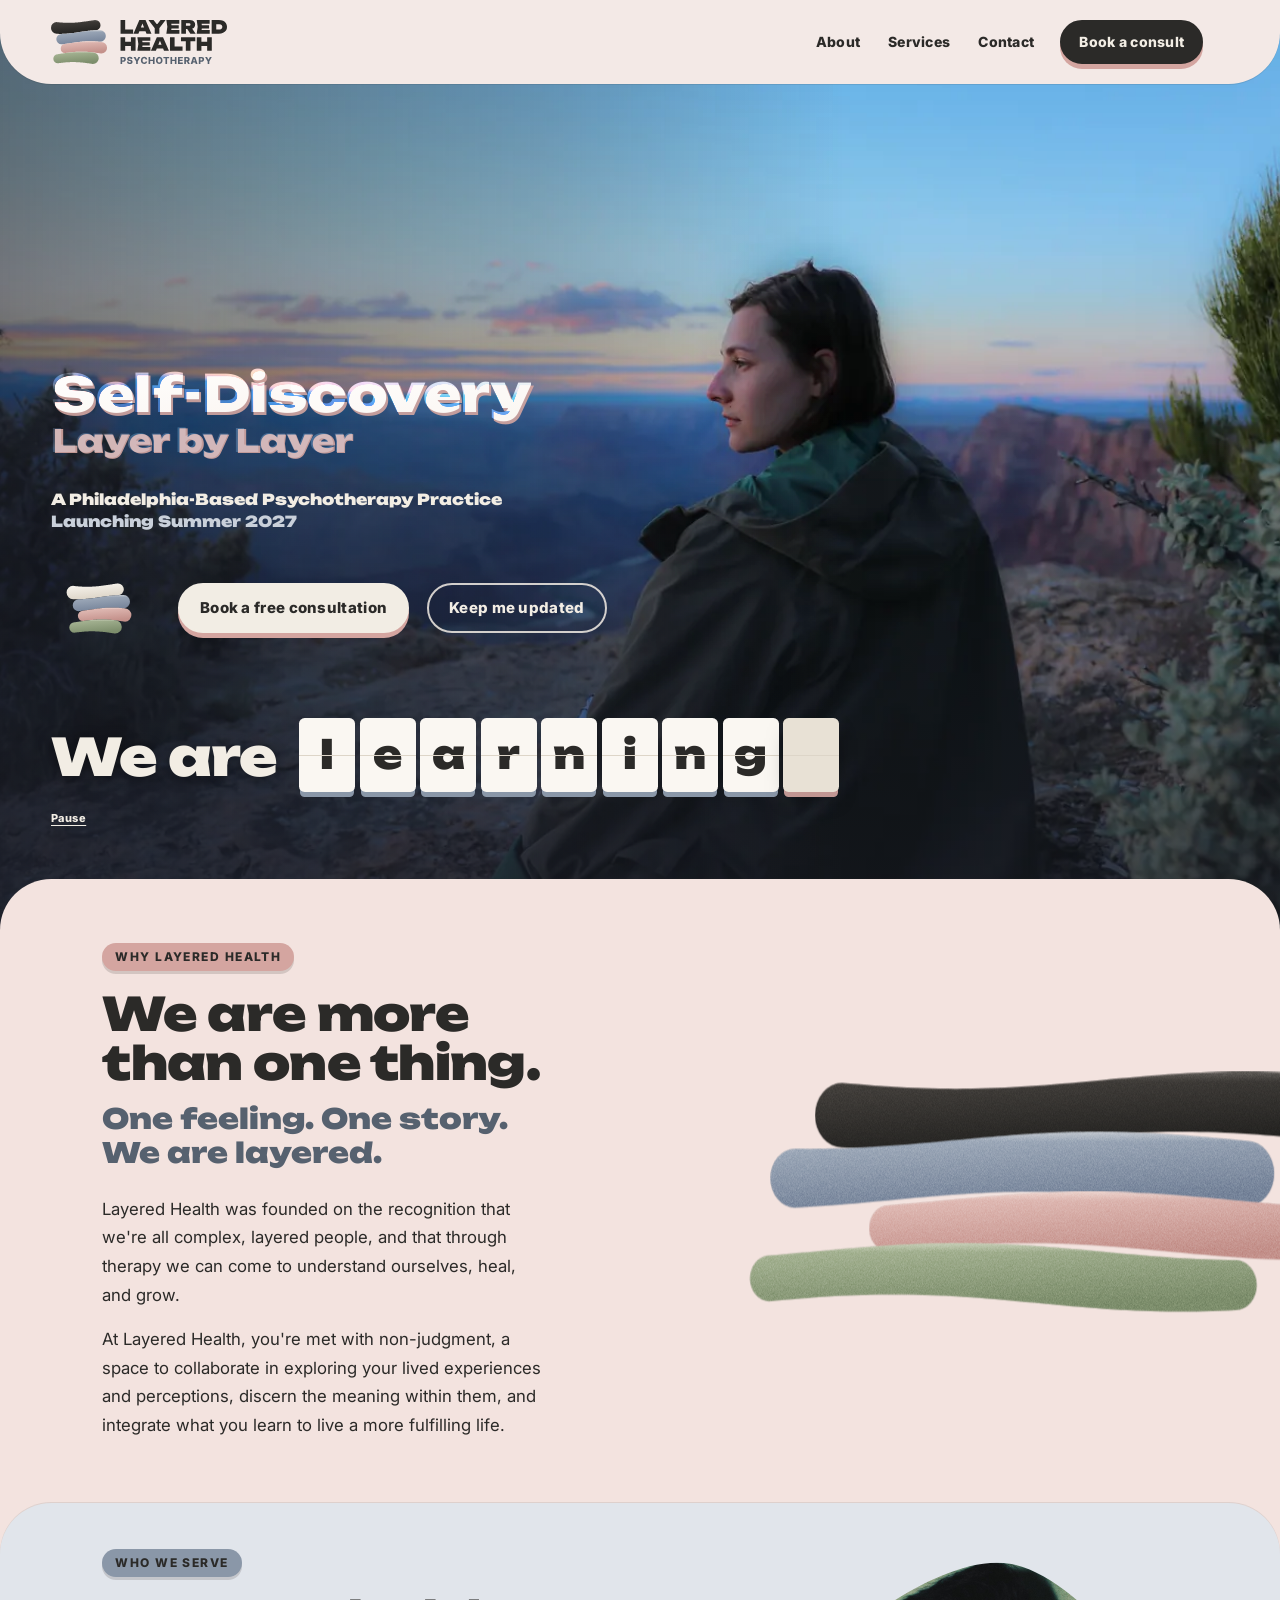
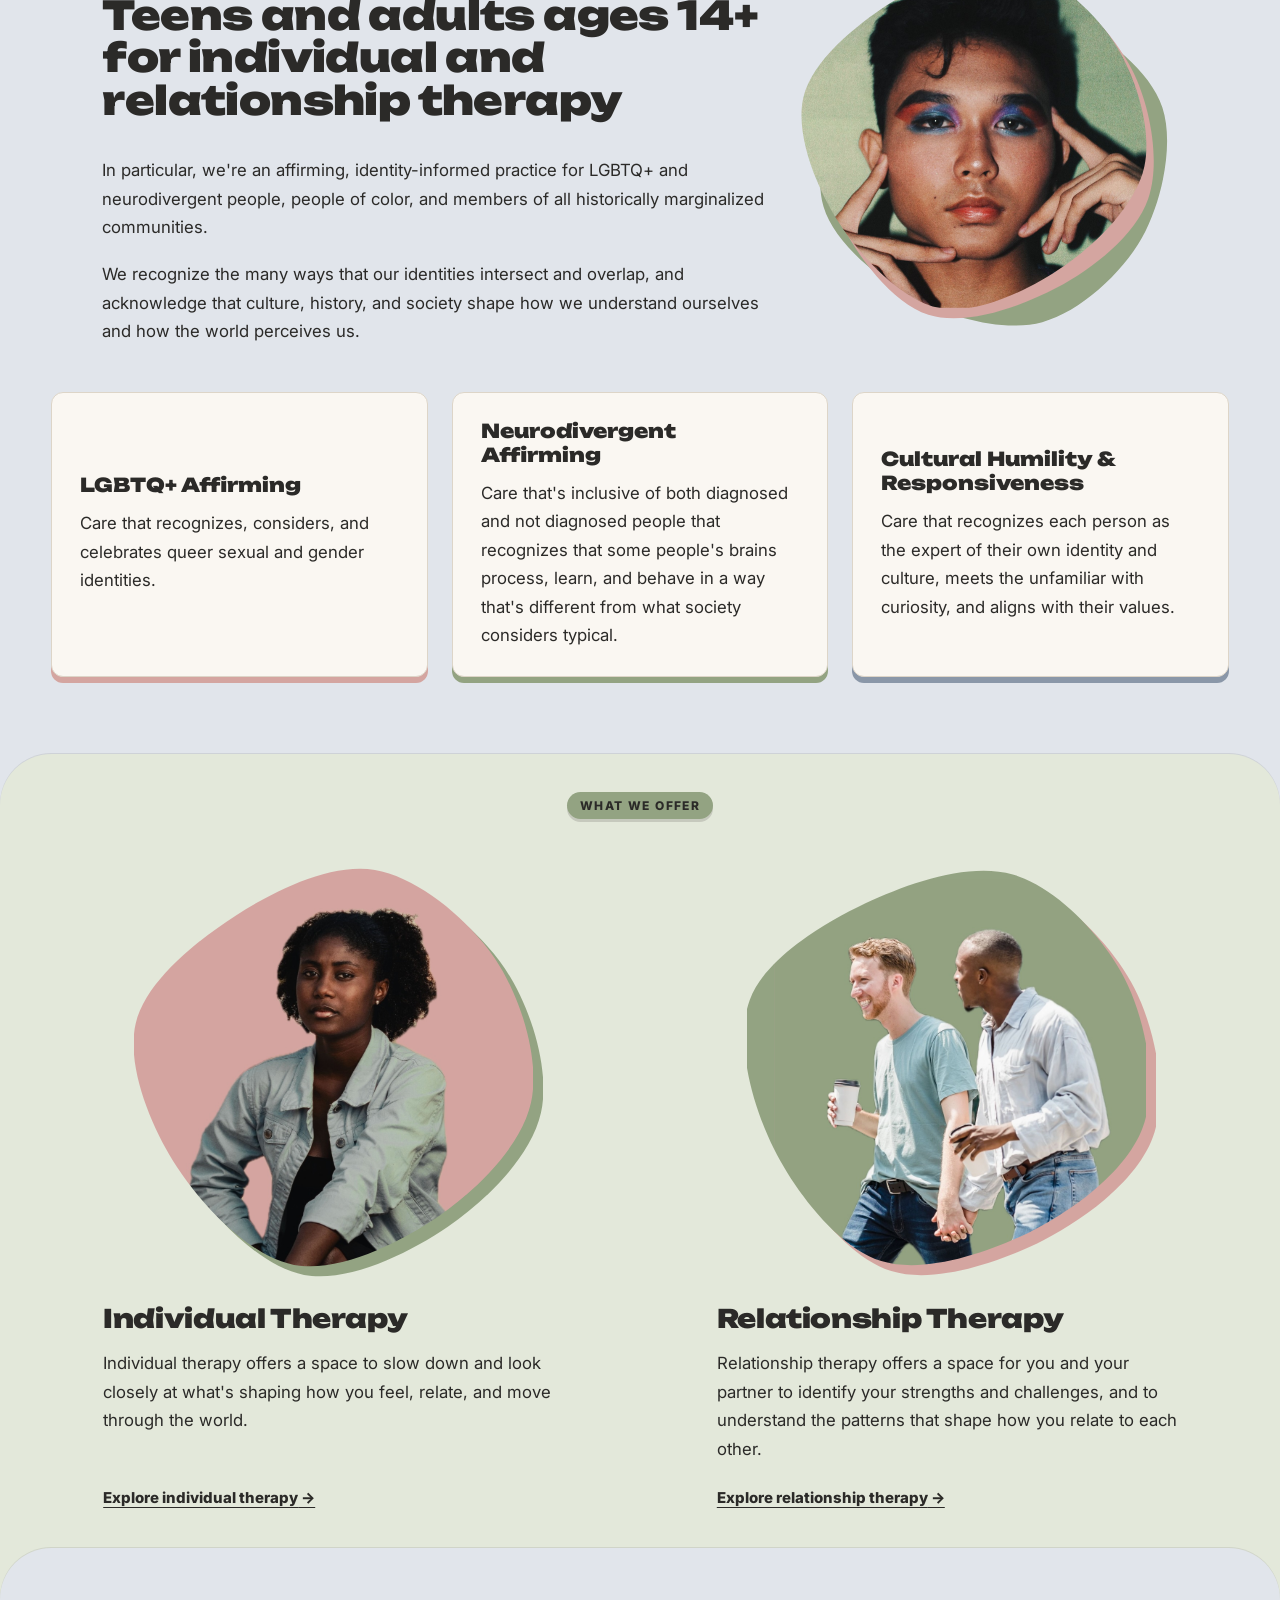
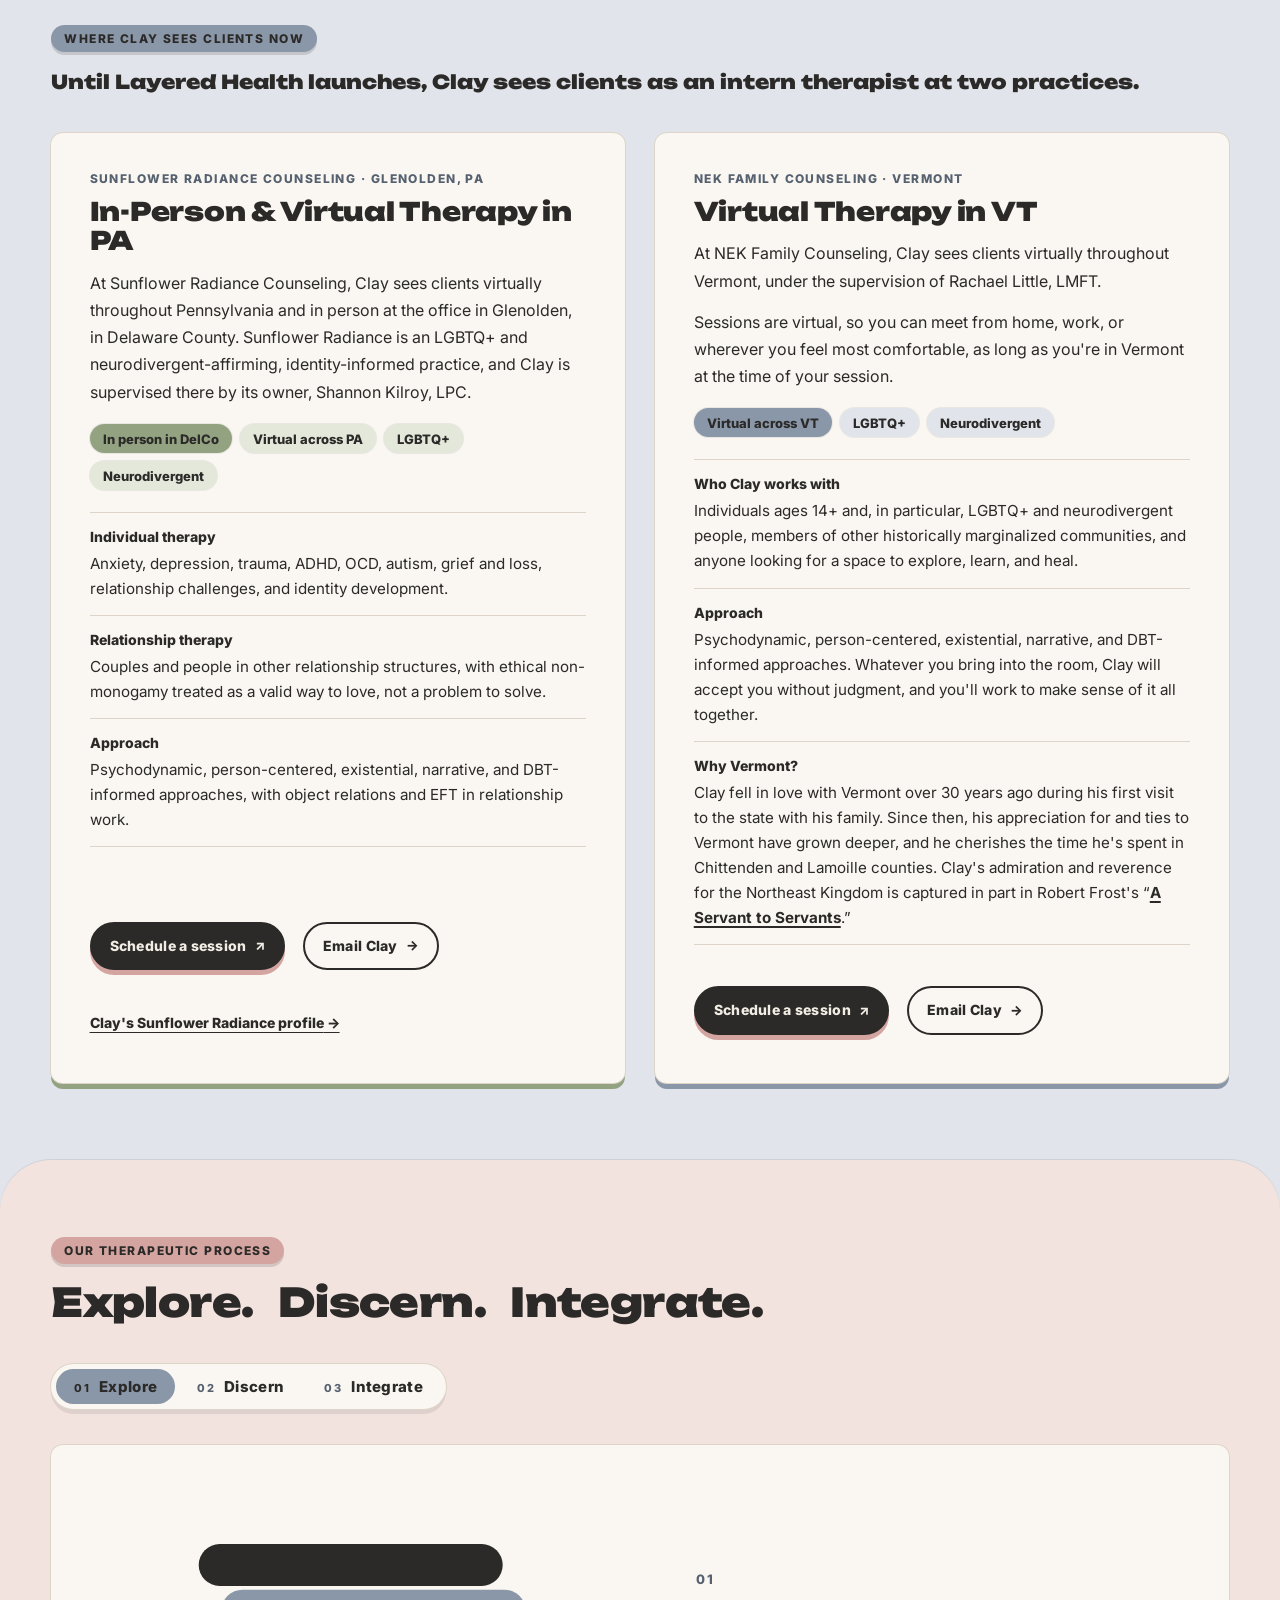
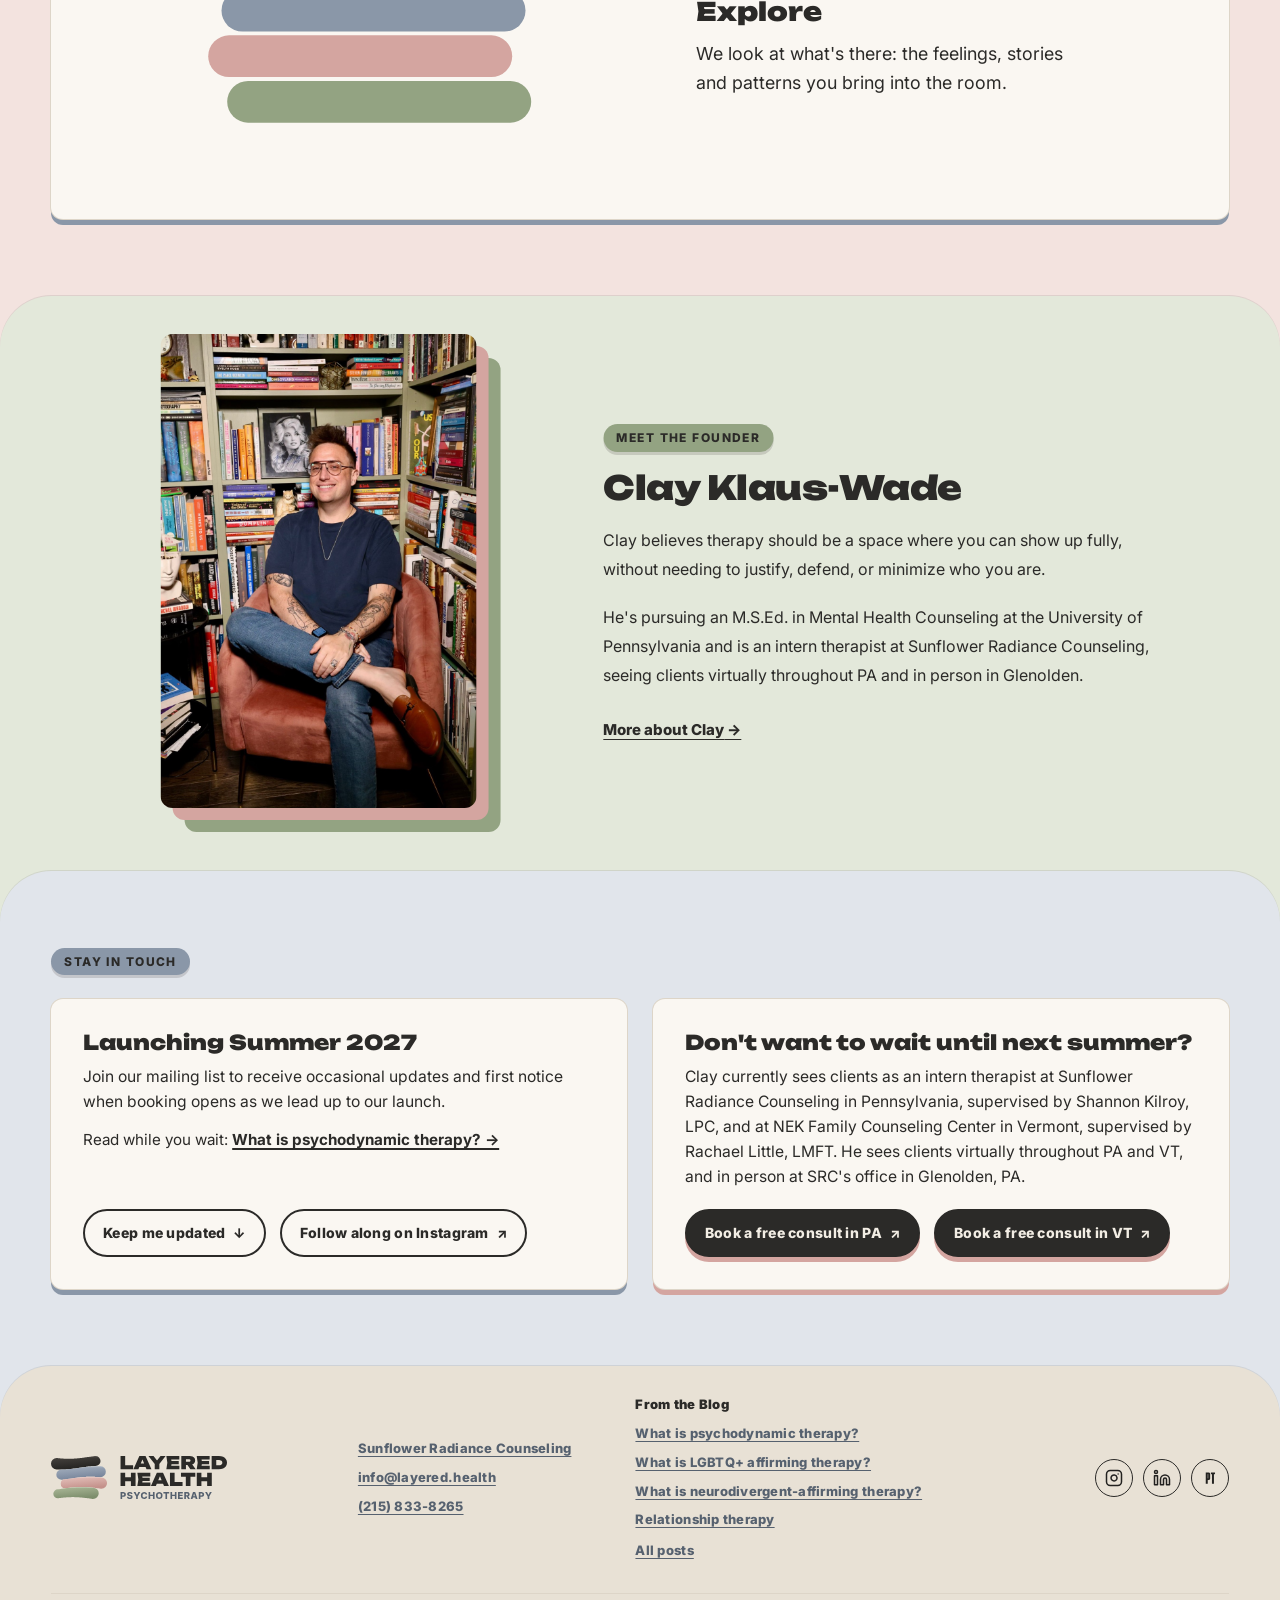
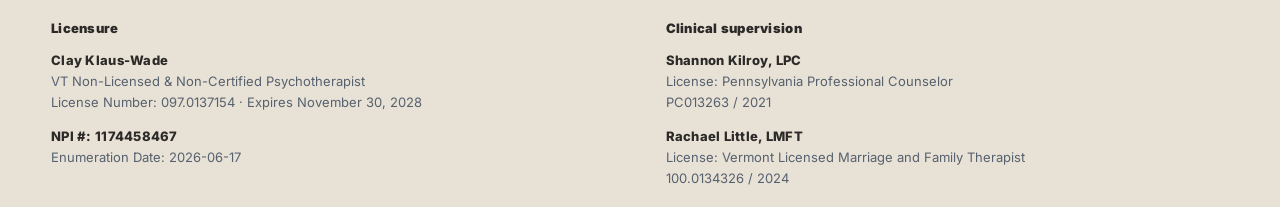
<file: index.html>
<!DOCTYPE html>
<html lang="en">
<head>
<meta charset="utf-8">
<meta name="viewport" content="width=device-width, initial-scale=1">
<title>Layered Health Psychotherapy</title>
<meta name="description" content="Layered Health is a future psychotherapy practice launching in Summer 2027, based in Philadelphia, PA.">
<link rel="icon" href="assets/layered-mark.svg" type="image/svg+xml">
<link rel="preconnect" href="https://fonts.googleapis.com">
<link rel="preconnect" href="https://fonts.gstatic.com" crossorigin>
<link rel="stylesheet" href="https://fonts.googleapis.com/css2?family=Inter:wght@400;800;900&family=Unbounded:wght@900&display=swap">
<link rel="preload" as="image" href="assets/hero-canyon-1280.webp" type="image/webp" imagesrcset="assets/hero-canyon-1280.webp 1280w, assets/hero-canyon.webp 2400w" imagesizes="100vw">
<script>document.documentElement.classList.add('js')</script>
<link rel="stylesheet" href="styles.css?v=v4-17">
</head>
<body>
<header class="site-header" data-sticky>
  <a class="lockup" href="./index.html" aria-label="Layered Health Psychotherapy, home"><img src="assets/layered-health-lockup-expressive.svg?v=3" alt="" width="176" height="44"></a>
  <nav class="site-nav" aria-label="Main">
    <div class="nav-links" id="nav-menu">
      <a class="nav-link" href="./about.html">About</a>
      <a class="nav-link nav-services" href="./what-we-offer/">Services</a>
      <a class="nav-link" href="mailto:info@layered.health">Contact</a>
    </div>
    <a class="nav-btn nav-book" href="https://schedulewithclay.link" target="_blank" rel="noopener noreferrer">Book a consult<span class="sr-only"> (opens in a new tab)</span></a>
    <button class="nav-toggle" type="button" aria-expanded="false" aria-controls="nav-menu" aria-label="Menu"><span></span><span></span><span></span></button>
  </nav>
</header>

<main>
  <section class="hero hero-video hero-still">
    <picture>
      <source type="image/webp" srcset="assets/hero-canyon-1280.webp 1280w, assets/hero-canyon.webp 2400w" sizes="100vw">
      <img class="hero-bg hero-photo" src="assets/hero-canyon.jpg" srcset="assets/hero-canyon-1280.jpg 1280w, assets/hero-canyon.jpg 2400w" sizes="100vw" alt="" width="2400" height="1600" fetchpriority="high">
    </picture>
    <div class="hero-scrim" aria-hidden="true"></div>
    <div class="hero-copy">
      <h1><span class="line-1 lh-tex"><span class="sheet" aria-hidden="true">Self-Discovery</span><span class="face">Self-Discovery</span></span> <span class="line-2 lh-tex lh-slate"><span class="sheet" aria-hidden="true">Layer by Layer</span><span class="face">Layer by Layer</span></span></h1>
      <p class="hero-sub"><span>A Philadelphia-Based <span class="nw">Psychotherapy Practice</span></span><span>Launching Summer 2027</span></p>
      <div class="hero-actions">
        <img class="hero-mark" src="assets/layered-mark-inverse.svg" alt="" width="120" height="102">
        <div class="hero-buttons">
          <a class="hero-cta hero-cta-book" href="https://schedulewithclay.link" target="_blank" rel="noopener noreferrer">Book a <span class="lg-only">free </span>consult<span class="lg-only">ation</span></a>
          <a class="hero-cta hero-cta-quiet" href="#keep-updated">Keep me updated</a>
        </div>
      </div>
    </div>
    <div class="we-are hero-we-are" role="region" aria-label="We are">
      <div class="we-are-wrap">
        <p class="we-are-line">
          <span class="we-are-lead">We are</span>
          <span class="we-are-sr">becoming, learning, healing, growing, curious, exploring, evolving, seen, heard, layered.</span>
          <span class="we-are-board" aria-hidden="true"></span>
          <button type="button" class="we-are-toggle" aria-pressed="false">Pause</button>
        </p>
      </div>
    </div>
  </section>

  <section id="why" data-layer="rose" class="v2-section why">
    <div class="why-copy" data-reveal>
      <p class="eyebrow">Why Layered Health</p>
      <h2 class="v2-h2"><span class="nw">We are more</span><br><span class="nw">than one thing.</span></h2>
      <p class="v2-h2-sub">One feeling. One story.<br>We are layered.</p>
      <p class="v2-lede">Layered Health was founded on the recognition that<br class="br-d"> we're all complex, layered people, and that through<br class="br-d"> therapy we can come to understand ourselves, heal,<br class="br-d"> and grow.</p>
      <p class="v2-lede v2-lede-more">At Layered Health, you're met with non-judgment, a<br class="br-d"> space to collaborate in exploring your lived experiences<br class="br-d"> and perceptions, discern the meaning within them, and<br class="br-d"> integrate what you learn to live a more fulfilling life.</p>
    </div>
    <figure class="why-media why-art" data-reveal aria-hidden="true">
      <svg class="why-bands" aria-hidden="true" focusable="false" xmlns="http://www.w3.org/2000/svg" viewBox="0 -12 720 284" preserveAspectRatio="none"><defs><filter id="h-grain" x="-10%" y="-20%" width="120%" height="140%" color-interpolation-filters="sRGB"><feTurbulence type="fractalNoise" baseFrequency="0.95" numOctaves="2" seed="7" result="n"/><feColorMatrix in="n" type="matrix" values="1 0 0 0 0  1 0 0 0 0  1 0 0 0 0  0 0 0 0 0.24" result="g"/><feComposite in="g" in2="SourceAlpha" operator="in" result="gc"/><feBlend in="gc" in2="SourceGraphic" mode="overlay"/></filter><linearGradient id="h-fill-l1" x1="0" y1="0" x2="0.35" y2="1"><stop offset="0" stop-color="#4a4642"/><stop offset="1" stop-color="#242321"/></linearGradient><linearGradient id="h-edge-l1" x1="0" y1="0" x2="0" y2="1"><stop offset="0" stop-color="#fffaf3" stop-opacity="0.16"/><stop offset="0.13" stop-color="#fffaf3" stop-opacity="0"/></linearGradient><linearGradient id="h-fill-l2" x1="0" y1="0" x2="0.35" y2="1"><stop offset="0" stop-color="#a9b4c2"/><stop offset="1" stop-color="#76849a"/></linearGradient><linearGradient id="h-edge-l2" x1="0" y1="0" x2="0" y2="1"><stop offset="0" stop-color="#fffaf3" stop-opacity="0.38"/><stop offset="0.13" stop-color="#fffaf3" stop-opacity="0"/></linearGradient><linearGradient id="h-fill-l3" x1="0" y1="0" x2="0.35" y2="1"><stop offset="0" stop-color="#e6c3bd"/><stop offset="1" stop-color="#c4918b"/></linearGradient><linearGradient id="h-edge-l3" x1="0" y1="0" x2="0" y2="1"><stop offset="0" stop-color="#fffaf3" stop-opacity="0.38"/><stop offset="0.13" stop-color="#fffaf3" stop-opacity="0"/></linearGradient><linearGradient id="h-fill-l4" x1="0" y1="0" x2="0.35" y2="1"><stop offset="0" stop-color="#adba9a"/><stop offset="1" stop-color="#7d8e6c"/></linearGradient><linearGradient id="h-edge-l4" x1="0" y1="0" x2="0" y2="1"><stop offset="0" stop-color="#fffaf3" stop-opacity="0.38"/><stop offset="0.13" stop-color="#fffaf3" stop-opacity="0"/></linearGradient></defs><g filter="url(#h-grain)"><g class="l1"><path d="M40.00 3.09 L51.33 3.92 L62.67 4.73 L74.00 5.49 L85.33 6.21 L96.67 6.88 L108.00 7.50 L119.33 8.06 L130.67 8.55 L142.00 8.98 L153.33 9.34 L164.67 9.62 L176.00 9.82 L187.33 9.95 L198.67 10.00 L210.00 9.97 L221.33 9.86 L232.67 9.67 L244.00 9.41 L255.33 9.07 L266.67 8.66 L278.00 8.18 L289.33 7.64 L300.67 7.03 L312.00 6.37 L323.33 5.66 L334.67 4.91 L346.00 4.12 L357.33 3.29 L368.67 2.44 L380.00 1.56 L391.33 0.68 L402.67 -0.21 L414.00 -1.10 L425.33 -1.98 L436.67 -2.84 L448.00 -3.68 L459.33 -4.49 L470.67 -5.27 L482.00 -6.00 L493.33 -6.69 L504.67 -7.33 L516.00 -7.90 L527.33 -8.42 L538.67 -8.86 L550.00 -9.24 L561.33 -9.54 L572.67 -9.77 L584.00 -9.92 L595.33 -9.99 L606.67 -9.99 L618.00 -9.90 L629.33 -9.74 L640.67 -9.49 L652.00 -9.18 L663.33 -8.79 L674.67 -8.33 L686.00 -7.80 L697.33 -7.22 L708.67 -6.57 L720.00 -5.88 A38.30 38.30 0 0 1 720.00 70.72 L720.00 70.72 L708.67 69.83 L697.33 68.94 L686.00 68.06 L674.67 67.19 L663.33 66.35 L652.00 65.54 L640.67 64.76 L629.33 64.02 L618.00 63.34 L606.67 62.70 L595.33 62.12 L584.00 61.60 L572.67 61.15 L561.33 60.78 L550.00 60.47 L538.67 60.24 L527.33 60.08 L516.00 60.01 L504.67 60.01 L493.33 60.09 L482.00 60.26 L470.67 60.49 L459.33 60.81 L448.00 61.19 L436.67 61.65 L425.33 62.17 L414.00 62.76 L402.67 63.40 L391.33 64.09 L380.00 64.83 L368.67 65.62 L357.33 66.43 L346.00 67.28 L334.67 68.14 L323.33 69.02 L312.00 69.91 L300.67 70.80 L289.33 71.68 L278.00 72.55 L266.67 73.40 L255.33 74.23 L244.00 75.01 L232.67 75.76 L221.33 76.47 L210.00 77.12 L198.67 77.72 L187.33 78.25 L176.00 78.72 L164.67 79.12 L153.33 79.45 L142.00 79.70 L130.67 79.88 L119.33 79.98 L108.00 80.00 L96.67 79.94 L85.33 79.80 L74.00 79.58 L62.67 79.29 L51.33 78.93 L40.00 78.49 A37.70 37.70 0 0 1 40.00 3.09 Z" fill="url(#h-fill-l1)"/><path d="M40.00 3.09 L51.33 3.92 L62.67 4.73 L74.00 5.49 L85.33 6.21 L96.67 6.88 L108.00 7.50 L119.33 8.06 L130.67 8.55 L142.00 8.98 L153.33 9.34 L164.67 9.62 L176.00 9.82 L187.33 9.95 L198.67 10.00 L210.00 9.97 L221.33 9.86 L232.67 9.67 L244.00 9.41 L255.33 9.07 L266.67 8.66 L278.00 8.18 L289.33 7.64 L300.67 7.03 L312.00 6.37 L323.33 5.66 L334.67 4.91 L346.00 4.12 L357.33 3.29 L368.67 2.44 L380.00 1.56 L391.33 0.68 L402.67 -0.21 L414.00 -1.10 L425.33 -1.98 L436.67 -2.84 L448.00 -3.68 L459.33 -4.49 L470.67 -5.27 L482.00 -6.00 L493.33 -6.69 L504.67 -7.33 L516.00 -7.90 L527.33 -8.42 L538.67 -8.86 L550.00 -9.24 L561.33 -9.54 L572.67 -9.77 L584.00 -9.92 L595.33 -9.99 L606.67 -9.99 L618.00 -9.90 L629.33 -9.74 L640.67 -9.49 L652.00 -9.18 L663.33 -8.79 L674.67 -8.33 L686.00 -7.80 L697.33 -7.22 L708.67 -6.57 L720.00 -5.88 A38.30 38.30 0 0 1 720.00 70.72 L720.00 70.72 L708.67 69.83 L697.33 68.94 L686.00 68.06 L674.67 67.19 L663.33 66.35 L652.00 65.54 L640.67 64.76 L629.33 64.02 L618.00 63.34 L606.67 62.70 L595.33 62.12 L584.00 61.60 L572.67 61.15 L561.33 60.78 L550.00 60.47 L538.67 60.24 L527.33 60.08 L516.00 60.01 L504.67 60.01 L493.33 60.09 L482.00 60.26 L470.67 60.49 L459.33 60.81 L448.00 61.19 L436.67 61.65 L425.33 62.17 L414.00 62.76 L402.67 63.40 L391.33 64.09 L380.00 64.83 L368.67 65.62 L357.33 66.43 L346.00 67.28 L334.67 68.14 L323.33 69.02 L312.00 69.91 L300.67 70.80 L289.33 71.68 L278.00 72.55 L266.67 73.40 L255.33 74.23 L244.00 75.01 L232.67 75.76 L221.33 76.47 L210.00 77.12 L198.67 77.72 L187.33 78.25 L176.00 78.72 L164.67 79.12 L153.33 79.45 L142.00 79.70 L130.67 79.88 L119.33 79.98 L108.00 80.00 L96.67 79.94 L85.33 79.80 L74.00 79.58 L62.67 79.29 L51.33 78.93 L40.00 78.49 A37.70 37.70 0 0 1 40.00 3.09 Z" fill="url(#h-edge-l1)"/></g><g class="l2"><path d="M90.00 79.87 L100.50 79.97 L111.00 80.00 L121.50 79.97 L132.00 79.86 L142.50 79.69 L153.00 79.46 L163.50 79.16 L174.00 78.80 L184.50 78.37 L195.00 77.90 L205.50 77.36 L216.00 76.78 L226.50 76.15 L237.00 75.48 L247.50 74.77 L258.00 74.03 L268.50 73.27 L279.00 72.48 L289.50 71.67 L300.00 70.85 L310.50 70.03 L321.00 69.21 L331.50 68.39 L342.00 67.58 L352.50 66.79 L363.00 66.02 L373.50 65.28 L384.00 64.57 L394.50 63.89 L405.00 63.26 L415.50 62.68 L426.00 62.14 L436.50 61.66 L447.00 61.23 L457.50 60.87 L468.00 60.56 L478.50 60.32 L489.00 60.15 L499.50 60.04 L510.00 60.00 L520.50 60.03 L531.00 60.12 L541.50 60.29 L552.00 60.52 L562.50 60.81 L573.00 61.17 L583.50 61.58 L594.00 62.06 L604.50 62.58 L615.00 63.16 L625.50 63.79 L636.00 64.45 L646.50 65.16 L657.00 65.89 L667.50 66.66 L678.00 67.45 L688.50 68.25 L699.00 69.07 L709.50 69.89 L720.00 70.72 A38.13 38.13 0 0 1 720.00 146.97 L720.00 146.97 L709.50 146.36 L699.00 145.70 L688.50 145.01 L678.00 144.28 L667.50 143.52 L657.00 142.73 L646.50 141.93 L636.00 141.12 L625.50 140.29 L615.00 139.47 L604.50 138.65 L594.00 137.84 L583.50 137.04 L573.00 136.26 L562.50 135.51 L552.00 134.79 L541.50 134.11 L531.00 133.46 L520.50 132.86 L510.00 132.31 L499.50 131.81 L489.00 131.36 L478.50 130.98 L468.00 130.65 L457.50 130.39 L447.00 130.20 L436.50 130.07 L426.00 130.01 L415.50 130.01 L405.00 130.09 L394.50 130.23 L384.00 130.44 L373.50 130.71 L363.00 131.05 L352.50 131.44 L342.00 131.90 L331.50 132.41 L321.00 132.97 L310.50 133.58 L300.00 134.23 L289.50 134.93 L279.00 135.65 L268.50 136.41 L258.00 137.19 L247.50 137.99 L237.00 138.80 L226.50 139.63 L216.00 140.45 L205.50 141.27 L195.00 142.09 L184.50 142.88 L174.00 143.66 L163.50 144.42 L153.00 145.14 L142.50 145.83 L132.00 146.48 L121.50 147.08 L111.00 147.64 L100.50 148.15 L90.00 148.60 A34.37 34.37 0 0 1 90.00 79.87 Z" fill="url(#h-fill-l2)"/><path d="M90.00 79.87 L100.50 79.97 L111.00 80.00 L121.50 79.97 L132.00 79.86 L142.50 79.69 L153.00 79.46 L163.50 79.16 L174.00 78.80 L184.50 78.37 L195.00 77.90 L205.50 77.36 L216.00 76.78 L226.50 76.15 L237.00 75.48 L247.50 74.77 L258.00 74.03 L268.50 73.27 L279.00 72.48 L289.50 71.67 L300.00 70.85 L310.50 70.03 L321.00 69.21 L331.50 68.39 L342.00 67.58 L352.50 66.79 L363.00 66.02 L373.50 65.28 L384.00 64.57 L394.50 63.89 L405.00 63.26 L415.50 62.68 L426.00 62.14 L436.50 61.66 L447.00 61.23 L457.50 60.87 L468.00 60.56 L478.50 60.32 L489.00 60.15 L499.50 60.04 L510.00 60.00 L520.50 60.03 L531.00 60.12 L541.50 60.29 L552.00 60.52 L562.50 60.81 L573.00 61.17 L583.50 61.58 L594.00 62.06 L604.50 62.58 L615.00 63.16 L625.50 63.79 L636.00 64.45 L646.50 65.16 L657.00 65.89 L667.50 66.66 L678.00 67.45 L688.50 68.25 L699.00 69.07 L709.50 69.89 L720.00 70.72 A38.13 38.13 0 0 1 720.00 146.97 L720.00 146.97 L709.50 146.36 L699.00 145.70 L688.50 145.01 L678.00 144.28 L667.50 143.52 L657.00 142.73 L646.50 141.93 L636.00 141.12 L625.50 140.29 L615.00 139.47 L604.50 138.65 L594.00 137.84 L583.50 137.04 L573.00 136.26 L562.50 135.51 L552.00 134.79 L541.50 134.11 L531.00 133.46 L520.50 132.86 L510.00 132.31 L499.50 131.81 L489.00 131.36 L478.50 130.98 L468.00 130.65 L457.50 130.39 L447.00 130.20 L436.50 130.07 L426.00 130.01 L415.50 130.01 L405.00 130.09 L394.50 130.23 L384.00 130.44 L373.50 130.71 L363.00 131.05 L352.50 131.44 L342.00 131.90 L331.50 132.41 L321.00 132.97 L310.50 133.58 L300.00 134.23 L289.50 134.93 L279.00 135.65 L268.50 136.41 L258.00 137.19 L247.50 137.99 L237.00 138.80 L226.50 139.63 L216.00 140.45 L205.50 141.27 L195.00 142.09 L184.50 142.88 L174.00 143.66 L163.50 144.42 L153.00 145.14 L142.50 145.83 L132.00 146.48 L121.50 147.08 L111.00 147.64 L100.50 148.15 L90.00 148.60 A34.37 34.37 0 0 1 90.00 79.87 Z" fill="url(#h-edge-l2)"/></g><g class="l3"><path d="M140.00 145.99 L149.67 145.36 L159.33 144.71 L169.00 144.03 L178.67 143.32 L188.33 142.59 L198.00 141.85 L207.67 141.10 L217.33 140.35 L227.00 139.59 L236.67 138.83 L246.33 138.08 L256.00 137.34 L265.67 136.62 L275.33 135.91 L285.00 135.23 L294.67 134.58 L304.33 133.96 L314.00 133.37 L323.67 132.82 L333.33 132.32 L343.00 131.85 L352.67 131.44 L362.33 131.07 L372.00 130.75 L381.67 130.49 L391.33 130.28 L401.00 130.13 L410.67 130.04 L420.33 130.00 L430.00 130.02 L439.67 130.10 L449.33 130.23 L459.00 130.42 L468.67 130.67 L478.33 130.97 L488.00 131.32 L497.67 131.73 L507.33 132.18 L517.00 132.67 L526.67 133.21 L536.33 133.78 L546.00 134.40 L555.67 135.04 L565.33 135.71 L575.00 136.41 L584.67 137.13 L594.33 137.86 L604.00 138.61 L613.67 139.37 L623.33 140.12 L633.00 140.88 L642.67 141.64 L652.33 142.38 L662.00 143.11 L671.67 143.82 L681.33 144.51 L691.00 145.17 L700.67 145.81 L710.33 146.41 L720.00 146.97 A31.49 31.49 0 0 1 720.00 209.95 L720.00 209.95 L710.33 209.85 L700.67 209.69 L691.00 209.47 L681.33 209.20 L671.67 208.88 L662.00 208.50 L652.33 208.08 L642.67 207.61 L633.00 207.09 L623.33 206.54 L613.67 205.94 L604.00 205.32 L594.33 204.66 L584.67 203.97 L575.00 203.27 L565.33 202.54 L555.67 201.80 L546.00 201.05 L536.33 200.29 L526.67 199.53 L517.00 198.78 L507.33 198.03 L497.67 197.29 L488.00 196.57 L478.33 195.86 L468.67 195.19 L459.00 194.53 L449.33 193.92 L439.67 193.33 L430.00 192.78 L420.33 192.28 L410.67 191.82 L401.00 191.41 L391.33 191.04 L381.67 190.73 L372.00 190.47 L362.33 190.27 L352.67 190.12 L343.00 190.03 L333.33 190.00 L323.67 190.02 L314.00 190.11 L304.33 190.25 L294.67 190.44 L285.00 190.69 L275.33 191.00 L265.67 191.35 L256.00 191.76 L246.33 192.21 L236.67 192.71 L227.00 193.25 L217.33 193.83 L207.67 194.44 L198.00 195.09 L188.33 195.76 L178.67 196.46 L169.00 197.18 L159.33 197.92 L149.67 198.67 L140.00 199.42 A26.72 26.72 0 0 1 140.00 145.99 Z" fill="url(#h-fill-l3)"/><path d="M140.00 145.99 L149.67 145.36 L159.33 144.71 L169.00 144.03 L178.67 143.32 L188.33 142.59 L198.00 141.85 L207.67 141.10 L217.33 140.35 L227.00 139.59 L236.67 138.83 L246.33 138.08 L256.00 137.34 L265.67 136.62 L275.33 135.91 L285.00 135.23 L294.67 134.58 L304.33 133.96 L314.00 133.37 L323.67 132.82 L333.33 132.32 L343.00 131.85 L352.67 131.44 L362.33 131.07 L372.00 130.75 L381.67 130.49 L391.33 130.28 L401.00 130.13 L410.67 130.04 L420.33 130.00 L430.00 130.02 L439.67 130.10 L449.33 130.23 L459.00 130.42 L468.67 130.67 L478.33 130.97 L488.00 131.32 L497.67 131.73 L507.33 132.18 L517.00 132.67 L526.67 133.21 L536.33 133.78 L546.00 134.40 L555.67 135.04 L565.33 135.71 L575.00 136.41 L584.67 137.13 L594.33 137.86 L604.00 138.61 L613.67 139.37 L623.33 140.12 L633.00 140.88 L642.67 141.64 L652.33 142.38 L662.00 143.11 L671.67 143.82 L681.33 144.51 L691.00 145.17 L700.67 145.81 L710.33 146.41 L720.00 146.97 A31.49 31.49 0 0 1 720.00 209.95 L720.00 209.95 L710.33 209.85 L700.67 209.69 L691.00 209.47 L681.33 209.20 L671.67 208.88 L662.00 208.50 L652.33 208.08 L642.67 207.61 L633.00 207.09 L623.33 206.54 L613.67 205.94 L604.00 205.32 L594.33 204.66 L584.67 203.97 L575.00 203.27 L565.33 202.54 L555.67 201.80 L546.00 201.05 L536.33 200.29 L526.67 199.53 L517.00 198.78 L507.33 198.03 L497.67 197.29 L488.00 196.57 L478.33 195.86 L468.67 195.19 L459.00 194.53 L449.33 193.92 L439.67 193.33 L430.00 192.78 L420.33 192.28 L410.67 191.82 L401.00 191.41 L391.33 191.04 L381.67 190.73 L372.00 190.47 L362.33 190.27 L352.67 190.12 L343.00 190.03 L333.33 190.00 L323.67 190.02 L314.00 190.11 L304.33 190.25 L294.67 190.44 L285.00 190.69 L275.33 191.00 L265.67 191.35 L256.00 191.76 L246.33 192.21 L236.67 192.71 L227.00 193.25 L217.33 193.83 L207.67 194.44 L198.00 195.09 L188.33 195.76 L178.67 196.46 L169.00 197.18 L159.33 197.92 L149.67 198.67 L140.00 199.42 A26.72 26.72 0 0 1 140.00 145.99 Z" fill="url(#h-edge-l3)"/></g><g class="l4"><path d="M70.00 204.72 L80.83 203.96 L91.67 203.16 L102.50 202.34 L113.33 201.51 L124.17 200.66 L135.00 199.81 L145.83 198.96 L156.67 198.12 L167.50 197.29 L178.33 196.49 L189.17 195.70 L200.00 194.95 L210.83 194.24 L221.67 193.56 L232.50 192.94 L243.33 192.36 L254.17 191.84 L265.00 191.38 L275.83 190.98 L286.67 190.64 L297.50 190.38 L308.33 190.18 L319.17 190.06 L330.00 190.00 L340.83 190.02 L351.67 190.11 L362.50 190.27 L373.33 190.51 L384.17 190.81 L395.00 191.18 L405.83 191.61 L416.67 192.10 L427.50 192.65 L438.33 193.25 L449.17 193.90 L460.00 194.60 L470.83 195.34 L481.67 196.10 L492.50 196.90 L503.33 197.72 L514.17 198.56 L525.00 199.40 L535.83 200.25 L546.67 201.10 L557.50 201.94 L568.33 202.77 L579.17 203.57 L590.00 204.36 L600.83 205.10 L611.67 205.82 L622.50 206.49 L633.33 207.11 L644.17 207.68 L655.00 208.20 L665.83 208.66 L676.67 209.05 L687.50 209.38 L698.33 209.64 L709.17 209.83 L720.00 209.95 A29.15 29.15 0 0 1 720.00 268.25 L720.00 268.25 L709.17 268.70 L698.33 269.09 L687.50 269.41 L676.67 269.66 L665.83 269.85 L655.00 269.96 L644.17 270.00 L633.33 269.97 L622.50 269.86 L611.67 269.69 L600.83 269.44 L590.00 269.13 L579.17 268.75 L568.33 268.31 L557.50 267.80 L546.67 267.25 L535.83 266.63 L525.00 265.97 L514.17 265.27 L503.33 264.53 L492.50 263.75 L481.67 262.95 L470.83 262.13 L460.00 261.29 L449.17 260.45 L438.33 259.59 L427.50 258.75 L416.67 257.91 L405.83 257.09 L395.00 256.28 L384.17 255.51 L373.33 254.76 L362.50 254.06 L351.67 253.40 L340.83 252.78 L330.00 252.22 L319.17 251.71 L308.33 251.27 L297.50 250.89 L286.67 250.57 L275.83 250.32 L265.00 250.14 L254.17 250.04 L243.33 250.00 L232.50 250.04 L221.67 250.15 L210.83 250.33 L200.00 250.58 L189.17 250.90 L178.33 251.28 L167.50 251.73 L156.67 252.24 L145.83 252.80 L135.00 253.42 L124.17 254.08 L113.33 254.79 L102.50 255.53 L91.67 256.31 L80.83 257.11 L70.00 257.93 A26.61 26.61 0 0 1 70.00 204.72 Z" fill="url(#h-fill-l4)"/><path d="M70.00 204.72 L80.83 203.96 L91.67 203.16 L102.50 202.34 L113.33 201.51 L124.17 200.66 L135.00 199.81 L145.83 198.96 L156.67 198.12 L167.50 197.29 L178.33 196.49 L189.17 195.70 L200.00 194.95 L210.83 194.24 L221.67 193.56 L232.50 192.94 L243.33 192.36 L254.17 191.84 L265.00 191.38 L275.83 190.98 L286.67 190.64 L297.50 190.38 L308.33 190.18 L319.17 190.06 L330.00 190.00 L340.83 190.02 L351.67 190.11 L362.50 190.27 L373.33 190.51 L384.17 190.81 L395.00 191.18 L405.83 191.61 L416.67 192.10 L427.50 192.65 L438.33 193.25 L449.17 193.90 L460.00 194.60 L470.83 195.34 L481.67 196.10 L492.50 196.90 L503.33 197.72 L514.17 198.56 L525.00 199.40 L535.83 200.25 L546.67 201.10 L557.50 201.94 L568.33 202.77 L579.17 203.57 L590.00 204.36 L600.83 205.10 L611.67 205.82 L622.50 206.49 L633.33 207.11 L644.17 207.68 L655.00 208.20 L665.83 208.66 L676.67 209.05 L687.50 209.38 L698.33 209.64 L709.17 209.83 L720.00 209.95 A29.15 29.15 0 0 1 720.00 268.25 L720.00 268.25 L709.17 268.70 L698.33 269.09 L687.50 269.41 L676.67 269.66 L665.83 269.85 L655.00 269.96 L644.17 270.00 L633.33 269.97 L622.50 269.86 L611.67 269.69 L600.83 269.44 L590.00 269.13 L579.17 268.75 L568.33 268.31 L557.50 267.80 L546.67 267.25 L535.83 266.63 L525.00 265.97 L514.17 265.27 L503.33 264.53 L492.50 263.75 L481.67 262.95 L470.83 262.13 L460.00 261.29 L449.17 260.45 L438.33 259.59 L427.50 258.75 L416.67 257.91 L405.83 257.09 L395.00 256.28 L384.17 255.51 L373.33 254.76 L362.50 254.06 L351.67 253.40 L340.83 252.78 L330.00 252.22 L319.17 251.71 L308.33 251.27 L297.50 250.89 L286.67 250.57 L275.83 250.32 L265.00 250.14 L254.17 250.04 L243.33 250.00 L232.50 250.04 L221.67 250.15 L210.83 250.33 L200.00 250.58 L189.17 250.90 L178.33 251.28 L167.50 251.73 L156.67 252.24 L145.83 252.80 L135.00 253.42 L124.17 254.08 L113.33 254.79 L102.50 255.53 L91.67 256.31 L80.83 257.11 L70.00 257.93 A26.61 26.61 0 0 1 70.00 204.72 Z" fill="url(#h-edge-l4)"/></g></g></svg>
    </figure>
  </section>

  <section id="who" data-layer="slate" class="v2-section who" data-reveal>
    <div class="who-top">
    <div class="who-copy">
    <p class="eyebrow">Who we serve</p>
    <h2 class="v2-h2">Teens and adults ages 14+ for individual and relationship therapy</h2>
    <p class="v2-lede">In particular, we're an affirming, identity-informed practice for LGBTQ+ and neurodivergent people, people of color, and members of all historically marginalized communities.</p>
    <p class="v2-body">We recognize the many ways that our identities intersect and overlap, and acknowledge that culture, history, and society shape how we understand ourselves and how the world perceives us.</p>
    </div>
    <figure class="who-art" aria-hidden="true">
      <svg viewBox="0 0 540 540" xmlns="http://www.w3.org/2000/svg" focusable="false">
        <defs><clipPath id="who-clip"><path d="M471.5 294.9 C460.7 344.1 410.8 394.3 366.1 425.2 C321.4 456.1 252.5 489.8 203.3 480.4 C154.1 470.9 100.9 414.7 71.0 368.6 C41.2 322.6 13.0 252.2 24.1 204.2 C35.2 156.2 92.5 109.8 137.6 80.5 C182.8 51.2 246.0 20.2 294.9 28.5 C343.8 36.8 401.4 85.7 430.8 130.1 C460.3 174.5 482.3 245.7 471.5 294.9 Z"/></clipPath></defs>
        <path class="wb-sage" d="M468.4 388.2 C442.1 435.1 387.0 485.5 337.6 498.9 C288.3 512.2 220.0 493.7 172.2 468.4 C124.3 443.2 65.1 395.8 50.6 347.5 C36.2 299.3 59.0 226.1 85.6 179.1 C112.2 132.0 162.4 78.4 210.4 65.1 C258.4 51.9 326.2 74.2 373.7 99.5 C421.2 124.9 479.4 169.0 495.2 217.1 C511.0 265.2 494.6 341.2 468.4 388.2 Z"/>
        <path class="wb-rose" d="M476.5 337.1 C459.9 384.6 404.4 428.5 356.3 453.8 C308.2 479.2 235.8 504.4 188.1 489.1 C140.4 473.9 94.3 411.6 70.1 362.4 C46.0 313.1 26.4 239.8 43.2 193.5 C59.9 147.1 122.4 107.9 170.7 84.2 C219.0 60.6 285.6 37.4 333.1 51.5 C380.6 65.5 432.0 121.0 455.9 168.6 C479.8 216.2 493.1 289.6 476.5 337.1 Z"/>
        <image href="assets/who-portrait.jpg" x="20" y="20" width="460" height="460" preserveAspectRatio="xMidYMid slice" clip-path="url(#who-clip)"/>
      </svg>
    </figure>
    </div>
    <ul class="who-cards">
      <li class="who-card"><h3>LGBTQ+ Affirming</h3><p class="who-cap">Care that recognizes, considers, and celebrates queer sexual and gender identities.</p></li>
      <li class="who-card"><h3>Neurodivergent Affirming</h3><p class="who-cap">Care that's inclusive of both diagnosed and not diagnosed people that recognizes that some people's brains process, learn, and behave in a way that's different from what society considers typical.</p></li>
      <li class="who-card"><h3>Cultural Humility &amp; Responsiveness</h3><p class="who-cap">Care that recognizes each person as the expert of their own identity and culture, meets the unfamiliar with curiosity, and aligns with their values.</p></li>
    </ul>
  </section>

  <section id="offer" data-layer="sage" class="v2-section offer" aria-labelledby="offer-title">
    <p class="eyebrow" id="offer-title" data-reveal>What we offer</p>
    <div class="offer-grid">
      <article class="offer-card" data-reveal>
        <div class="offer-blob"><div class="offer-mask"><img class="offer-photo" src="assets/offer-individual.jpg" alt="A young Black woman in a light denim jacket, seated and looking at the camera" width="1100" height="1527" loading="lazy"></div></div>
        <h3 class="v2-h2">Individual Therapy</h3>
        <p class="v2-body">Individual therapy offers a space to slow down and look closely at what's shaping how you feel, relate, and move through the world.</p>
        <a class="text-link" href="./what-we-offer/#individual-therapy">Explore individual therapy</a>
      </article>
      <article class="offer-card" data-reveal>
        <div class="offer-blob"><div class="offer-mask"><img class="offer-photo" src="assets/offer-relationship.jpg" alt="Two men holding hands and laughing as they walk with coffee" width="1100" height="1397" loading="lazy"></div></div>
        <h3 class="v2-h2">Relationship Therapy</h3>
        <p class="v2-body">Relationship therapy offers a space for you and your partner to identify your strengths and challenges, and to understand the patterns that shape how you relate to each other.</p>
        <a class="text-link" href="./what-we-offer/#relationship-therapy">Explore relationship therapy</a>
      </article>
    </div>

  </section>

  <section id="where-now" data-layer="slate" class="v2-section where-now" aria-labelledby="where-now-title">
    <div class="where-now-head" data-reveal>
      <h2 class="eyebrow" id="where-now-title">Where Clay sees clients now</h2>
      <p class="v2-body">Until Layered Health launches, Clay sees clients as an intern therapist at two practices.</p>
    </div>
      <div class="where-now-grid">
        <article class="loc-card loc-pa" data-reveal>
          <p class="loc-kicker">Sunflower Radiance Counseling · Glenolden, PA</p>
          <h4 class="loc-title">In-Person &amp; Virtual Therapy in PA</h4>
          <p class="loc-body">At Sunflower Radiance Counseling, Clay sees clients virtually throughout Pennsylvania and in person at the office in Glenolden, in Delaware County. Sunflower Radiance is an LGBTQ+ and neurodivergent-affirming, identity-informed practice, and Clay is supervised there by its owner, Shannon Kilroy, LPC.</p>
          <ul class="loc-tags" aria-label="At a glance">
            <li>In person in DelCo</li><li>Virtual across PA</li><li>LGBTQ+</li><li>Neurodivergent</li>
          </ul>
          <dl class="loc-details">
            <div><dt>Individual therapy</dt><dd>Anxiety, depression, trauma, ADHD, OCD, autism, grief and loss, relationship challenges, and identity development.</dd></div>
            <div><dt>Relationship therapy</dt><dd>Couples and people in other relationship structures, with ethical non-monogamy treated as a valid way to love, not a problem to solve.</dd></div>
            <div><dt>Approach</dt><dd>Psychodynamic, person-centered, existential, narrative, and DBT-informed approaches, with object relations and EFT in relationship work.</dd></div>
          </dl>
          <div class="loc-actions">
            <a class="next-card-btn" href="https://schedulewithclay.link/pa/" target="_blank" rel="noopener noreferrer">Schedule a session<span class="sr-only"> (opens in a new tab)</span></a>
            <a class="next-card-btn next-card-btn-quiet loc-mail" href="mailto:clay@sunflowerradiance.com">Email Clay</a>
            <a class="text-link" href="https://www.sunflowerradiance.com/clay-klaus-wade" target="_blank" rel="noopener noreferrer">Clay's Sunflower Radiance profile<span class="sr-only"> (opens in a new tab)</span></a>
          </div>
        </article>
        <article class="loc-card loc-vt" data-reveal>
          <p class="loc-kicker">NEK Family Counseling · Vermont</p>
          <h4 class="loc-title">Virtual Therapy in VT</h4>
          <p class="loc-body">At NEK Family Counseling, Clay sees clients virtually throughout Vermont, under the supervision of Rachael Little, LMFT.</p>
          <p class="loc-body">Sessions are virtual, so you can meet from home, work, or wherever you feel most comfortable, as long as you're in Vermont at the time of your session.</p>
          <ul class="loc-tags" aria-label="At a glance">
            <li>Virtual across VT</li><li>LGBTQ+</li><li>Neurodivergent</li>
          </ul>
          <dl class="loc-details">
            <div><dt>Who Clay works with</dt><dd>Individuals ages 14+ and, in particular, LGBTQ+ and neurodivergent people, members of other historically marginalized communities, and anyone looking for a space to explore, learn, and heal.</dd></div>
            <div><dt>Approach</dt><dd>Psychodynamic, person-centered, existential, narrative, and DBT-informed approaches. Whatever you bring into the room, Clay will accept you without judgment, and you'll work to make sense of it all together.</dd></div>
            <div><dt>Why Vermont?</dt><dd>Clay fell in love with Vermont over 30 years ago during his first visit to the state with his family. Since then, his appreciation for and ties to Vermont have grown deeper, and he cherishes the time he's spent in Chittenden and Lamoille counties. Clay's admiration and reverence for the Northeast Kingdom is captured in part in Robert Frost's &ldquo;<a class="loc-inline-link" href="https://www.gutenberg.org/files/3026/3026-h/3026-h.htm#link2H_4_0009" target="_blank" rel="noopener noreferrer">A Servant to Servants<span class="sr-only"> (opens in a new tab)</span></a>.&rdquo;</dd></div>
          </dl>
          <div class="loc-actions">
            <a class="next-card-btn" href="https://schedulewithclay.link/vt/" target="_blank" rel="noopener noreferrer">Schedule a session<span class="sr-only"> (opens in a new tab)</span></a>
            <a class="next-card-btn next-card-btn-quiet loc-mail" href="mailto:clay@nekfamilycounseling.org">Email Clay</a>
          </div>
        </article>
      </div>
  </section>

  <section id="process" data-layer="rose" class="v2-section how">
    <div data-reveal>
      <p class="eyebrow">Our therapeutic process</p>
      <h2 class="v2-h2 one-line">Explore.<br class="br-m"> Discern.<br class="br-m"> Integrate.</h2>
    </div>
    <div class="process" data-process data-step="1" data-reveal>
      <div class="process-tabs" aria-label="Our therapeutic process">
        <button class="process-tab" type="button" id="tab-explore" data-step="1" data-color="slate"><span class="process-tab-n" aria-hidden="true">01</span> Explore</button>
        <button class="process-tab" type="button" id="tab-discern" data-step="2" data-color="rose"><span class="process-tab-n" aria-hidden="true">02</span> Discern</button>
        <button class="process-tab" type="button" id="tab-integrate" data-step="3" data-color="sage"><span class="process-tab-n" aria-hidden="true">03</span> Integrate</button>
      </div>
      <div class="process-stage">
        <figure class="process-art" aria-hidden="true">
          <svg viewBox="0 0 400 300" xmlns="http://www.w3.org/2000/svg" focusable="false">
            <g class="pb-wrap">
              <rect class="pb pb-1" x="40" y="58" width="320" height="44" rx="22"/>
              <rect class="pb pb-2" x="40" y="106" width="320" height="44" rx="22"/>
              <rect class="pb pb-3" x="40" y="154" width="320" height="44" rx="22"/>
              <rect class="pb pb-4" x="40" y="202" width="320" height="44" rx="22"/>
            </g>
          </svg>
        </figure>
        <div class="process-panels">
        <div class="process-panel" id="panel-explore" data-step="1" data-color="slate">
          <span class="step-n">01</span>
          <h3>Explore</h3>
          <p>We look at what's there: the feelings, stories and patterns you bring into the room.</p>
        </div>
        <div class="process-panel" id="panel-discern" data-step="2" data-color="rose">
          <span class="step-n">02</span>
          <h3>Discern</h3>
          <p>Then we look underneath it, and notice what each layer is holding and why.</p>
        </div>
        <div class="process-panel" id="panel-integrate" data-step="3" data-color="sage">
          <span class="step-n">03</span>
          <h3>Integrate</h3>
          <p>You bring what you find back into your life, so you can heal and grow.</p>
        </div>
        </div>
      </div>
    </div>
  </section>

  <section id="founder" data-layer="sage" class="v2-section meet-teaser">
    <div class="photo-stack" data-reveal>
      <img src="assets/clay-klaus-wade-bookshelf.jpg" alt="Clay Klaus-Wade" width="933" height="1400" loading="lazy">
    </div>
    <div class="meet-copy" data-reveal>
      <p class="eyebrow">Meet the founder</p>
      <h2 class="v2-h2">Clay <span style="white-space: nowrap">Klaus-Wade</span></h2>
      <p class="v2-body">Clay believes therapy should be a space where you can show up fully,<br class="br-d"> without needing to justify, defend, or minimize who you are.</p>
      <p class="v2-body">He's pursuing an M.S.Ed. in Mental Health Counseling at the University of Pennsylvania and is an intern therapist at Sunflower Radiance Counseling,<br class="br-d"> seeing clients virtually throughout PA and in person in Glenolden.</p>
      <a class="text-link" href="./about.html">More about Clay</a>
    </div>
  </section>

  <section id="stay-in-touch" data-layer="slate" class="v2-section launch-cta launch-cards">
    <p class="eyebrow">Stay in touch</p>
    <div class="next-cards">
      <div class="next-card next-card-launch" data-reveal>
        <div class="next-card-copy">
          <h2 class="next-card-title">Launching Summer 2027</h2>
          <p>Join our mailing list to receive occasional updates and first notice when booking opens as we lead up to our launch.</p>
          <p class="next-card-read">Read while you wait: <a class="loc-inline-link" href="./blog/what-is-psychodynamic-therapy/">What is psychodynamic therapy?&nbsp;&rarr;</a></p>
        </div>
        <div class="next-card-actions">
          <a class="next-card-btn next-card-btn-quiet" href="#keep-updated" data-form-toggle aria-controls="updates-panel">Keep me updated</a>
          <a class="next-card-btn next-card-btn-quiet next-card-btn-out" href="https://www.instagram.com/layeredhealth/" target="_blank" rel="noopener noreferrer">Follow along on Instagram<span class="sr-only"> (opens in a new tab)</span></a>
        </div>
      </div>
      <div class="next-card next-card-now" data-reveal>
        <div class="next-card-copy">
          <h2 class="next-card-title">Don't want to wait until next summer?</h2>
          <p>Clay currently sees clients as an intern therapist at Sunflower Radiance Counseling in Pennsylvania, supervised by Shannon Kilroy, LPC, and at NEK Family Counseling Center in Vermont, supervised by Rachael Little, LMFT. He sees clients virtually throughout PA and VT, and in person at SRC's office in Glenolden, PA.</p>
        </div>
        <div class="next-card-actions">
          <a class="next-card-btn" href="https://sunflowerradiance.janeapp.com/#/staff_member/15/treatment/193" target="_blank" rel="noopener noreferrer">Book a free consult in PA<span class="sr-only"> (opens in a new tab)</span></a>
          <a class="next-card-btn next-card-btn-out" href="https://calendar.proton.me/u/4/bookings#JqW-uXat4z48cGbfLY8wgMOOYOBAHCvkAFPTvy-cWHY=" target="_blank" rel="noopener noreferrer">Book a free consult in VT<span class="sr-only"> (opens in a new tab)</span></a>
        </div>
      </div>
    </div>
    <div class="updates-panel" id="updates-panel">
        <form id="keep-updated" class="updates" action="https://formspree.io/f/xqpeldrg" method="POST" data-endpoint="https://formspree.io/f/xqpeldrg" novalidate>
          <input type="hidden" name="_subject" value="New Layered Health sign-up">
          <input type="text" name="_gotcha" tabindex="-1" autocomplete="off" aria-hidden="true" class="hp">
          <h3 class="updates-title">Keep me updated</h3>
          <p class="updates-note">Please don't share anything about your health here.</p>
          <div class="updates-grid">
            <label class="field"><span>Full name</span><input name="name" type="text" autocomplete="name" required></label>
            <label class="field"><span>Pronouns <em>(optional)</em></span><input name="pronouns" type="text" autocomplete="off" placeholder="e.g. she/her, they/them"></label>
            <label class="field"><span>Email</span><input name="email" type="email" autocomplete="email" required></label>
            <label class="field"><span>Phone <em>(optional)</em></span><input name="phone" type="tel" autocomplete="tel"></label>
            <label class="field"><span>State</span>
              <select name="state" autocomplete="address-level1">
                <option value="PA" selected>Pennsylvania</option>
                <option value="NJ">New Jersey</option>
                <option value="DE">Delaware</option>
                <option value="MD">Maryland</option>
                <option value="DC">Washington, DC</option>
                <option value="Other">Other</option>
              </select>
            </label>
            <div class="field field-submit"><button class="button button-sm" type="submit">Keep me updated</button></div>
          </div>
          <p class="updates-status" role="status" aria-live="polite"></p>
        </form>
    </div>
  </section>

  <div class="layer-rail" aria-hidden="true"><div class="layer-rail-track"></div><img class="layer-rail-mark" src="assets/layered-mark.svg" alt="" width="30" height="30"></div>
</main>

<footer class="site-footer">
  <div class="footer-grid">
    <a class="lockup" href="./index.html" aria-label="Layered Health Psychotherapy, home"><img src="assets/layered-health-lockup-expressive.svg?v=3" alt="" width="176" height="44"></a>
    <div class="footer-links">
      <a href="https://www.sunflowerradiance.com/clay-klaus-wade" target="_blank" rel="noopener noreferrer">Sunflower Radiance Counseling</a>
      <a href="mailto:info@layered.health">info@layered.health</a>
      <a href="tel:+12158338265">(215) 833-8265</a>
    </div>
    <div class="footer-blog">
      <p class="footer-label">From the Blog</p>
      <a href="./blog/what-is-psychodynamic-therapy/">What is psychodynamic therapy?</a>
      <a href="./blog/lgbtq-affirming-therapy/">What is LGBTQ+ affirming therapy?</a>
      <a href="./blog/neurodivergent-affirming-therapy/">What is neurodivergent-affirming therapy?</a>
      <a href="./blog/relationship-therapy/">Relationship therapy</a>
      <a class="footer-all" href="./blog/">All posts</a>
    </div>
    <div class="social">
      <a href="https://www.instagram.com/layeredhealth/" target="_blank" rel="noopener noreferrer" aria-label="Instagram, @layeredhealth"><img src="assets/instagram.svg" alt=""></a>
      <a href="https://www.linkedin.com/company/layeredhealth/" target="_blank" rel="noopener noreferrer" aria-label="LinkedIn, Layered Health"><img src="assets/linkedin.svg" alt=""></a>
      <a href="https://www.psychologytoday.com/us/therapists/clay-klaus-wade-glenolden-pa/1806016" target="_blank" rel="noopener noreferrer" aria-label="Psychology Today"><img src="assets/psychology-today.png" alt=""></a>
    </div>
  </div>
  <div class="footer-creds">
    <div class="footer-cred-group">
      <p class="footer-label">Licensure</p>
      <dl class="footer-cred-list">
        <div class="footer-cred"><dt>Clay Klaus-Wade</dt><dd>VT Non-Licensed &amp; Non-Certified Psychotherapist</dd><dd>License Number: 097.0137154 · Expires November 30, 2028</dd></div>
        <div class="footer-cred"><dt>NPI #: 1174458467</dt><dd>Enumeration Date: 2026-06-17</dd></div>
      </dl>
    </div>
    <div class="footer-cred-group">
      <p class="footer-label">Clinical supervision</p>
      <dl class="footer-cred-list">
        <div class="footer-cred"><dt>Shannon Kilroy, LPC</dt><dd>License: Pennsylvania Professional Counselor</dd><dd>PC013263 / 2021</dd></div>
        <div class="footer-cred"><dt>Rachael Little, LMFT</dt><dd>License: Vermont Licensed Marriage and Family Therapist</dd><dd>100.0134326 / 2024</dd></div>
      </dl>
    </div>
  </div>
</footer>
<script src="main.js?v=v4-2" defer></script>
</body>
</html>
</file>
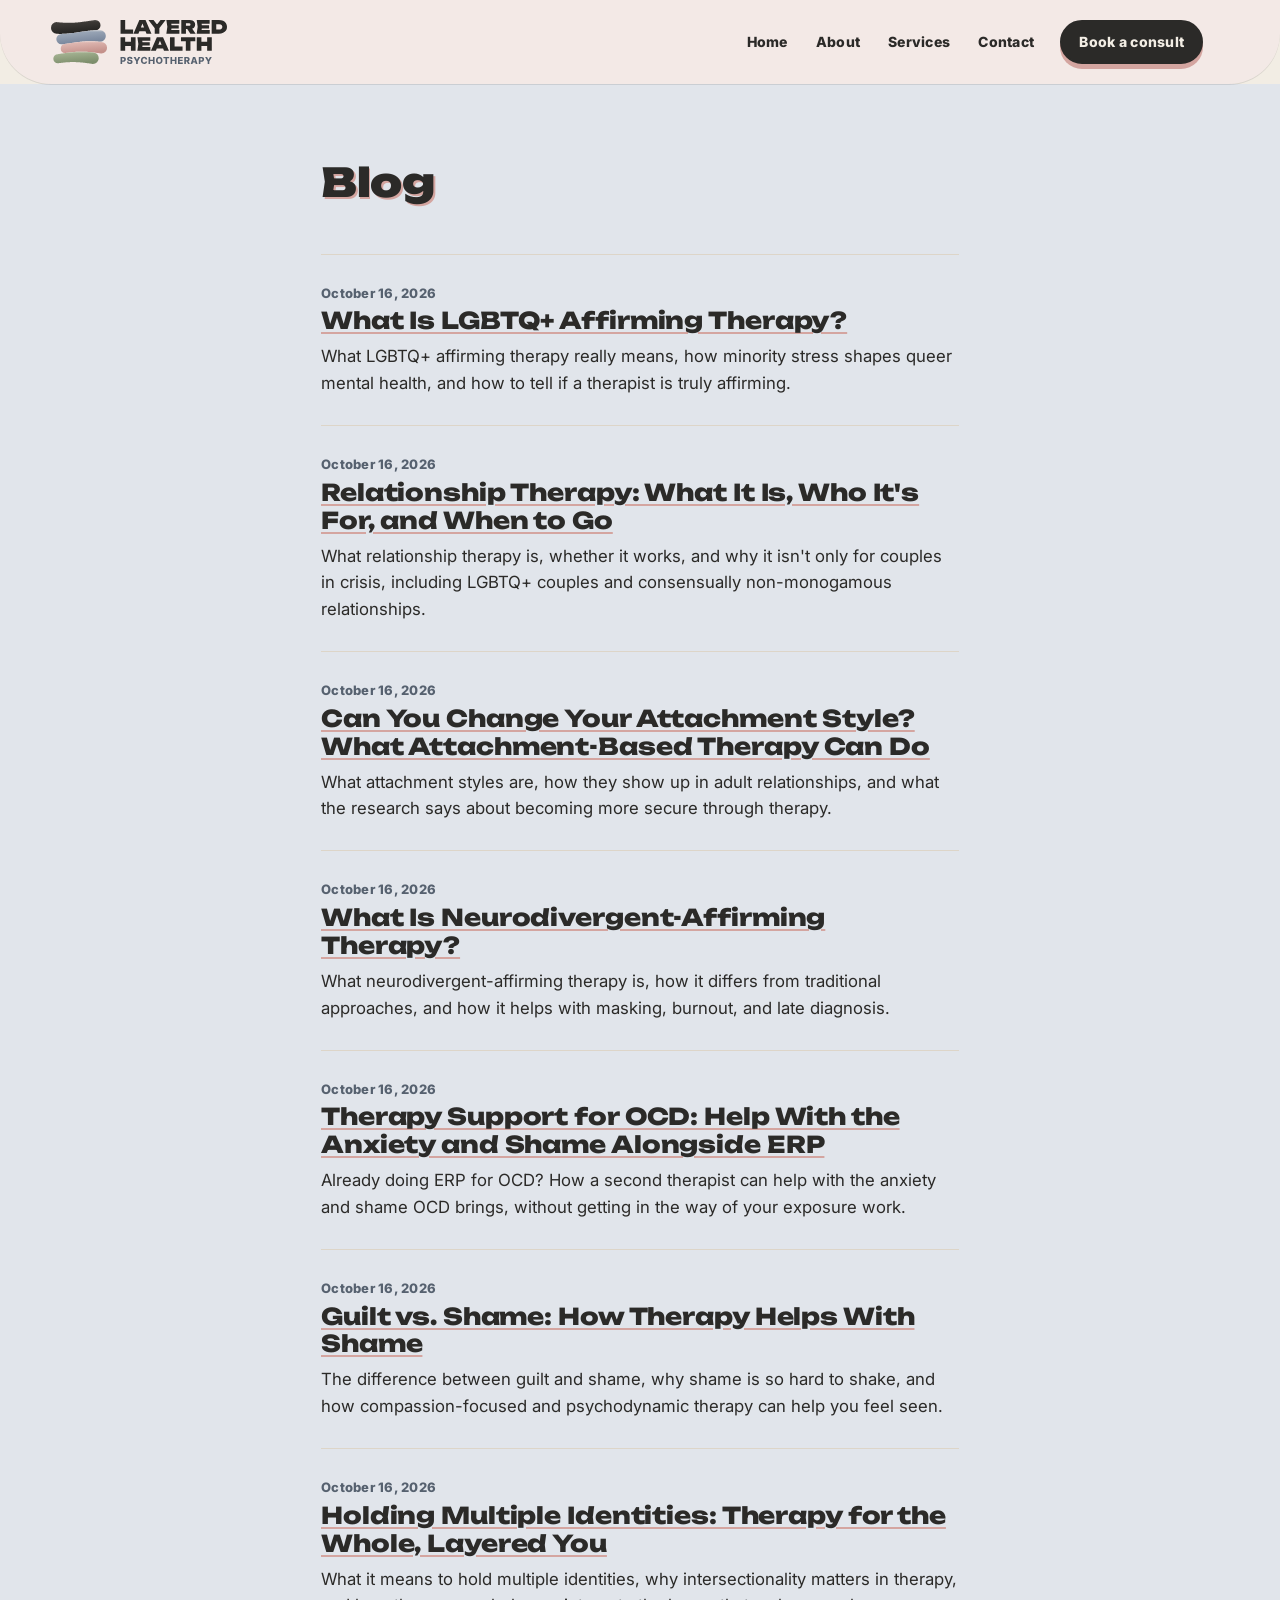
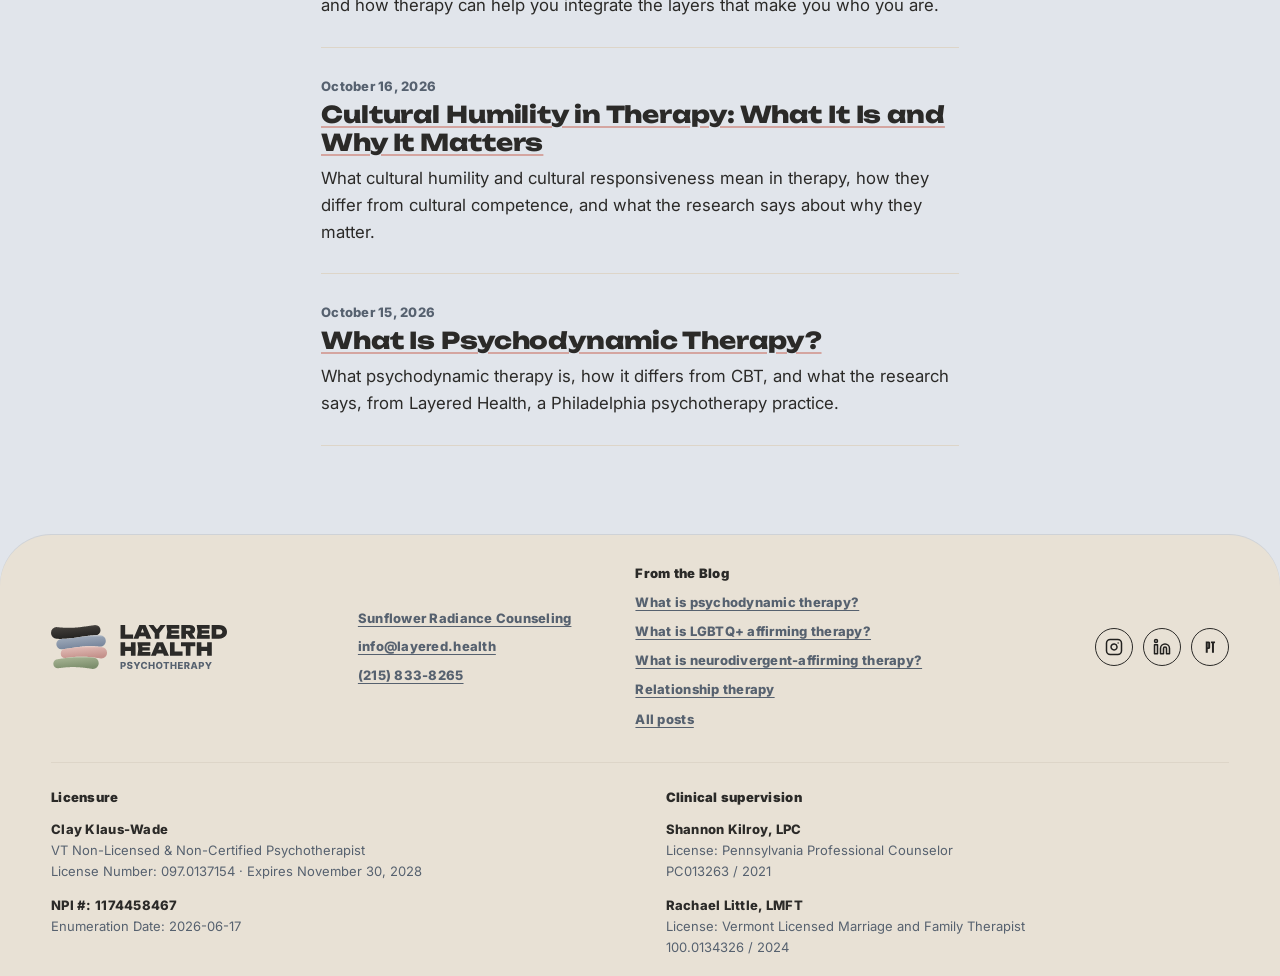
<file: blog/index.html>
<!DOCTYPE html>
<html lang="en">
<head>
<meta charset="utf-8">
<meta name="viewport" content="width=device-width, initial-scale=1">
<title>Blog | Layered Health</title>
<meta name="description" content="Notes on therapy from Layered Health, a Philadelphia psychotherapy practice: psychodynamic therapy, attachment, shame, relationships, and affirming care.">
<link rel="canonical" href="https://layered.health/blog">
<meta property="og:type" content="website">
<meta property="og:site_name" content="Layered Health">
<meta property="og:title" content="Blog | Layered Health">
<meta property="og:description" content="Notes on therapy from Layered Health, a Philadelphia psychotherapy practice: psychodynamic therapy, attachment, shame, relationships, and affirming care.">
<meta property="og:url" content="https://layered.health/blog">
<meta name="twitter:card" content="summary">
<meta name="twitter:title" content="Blog | Layered Health">
<meta name="twitter:description" content="Notes on therapy from Layered Health, a Philadelphia psychotherapy practice: psychodynamic therapy, attachment, shame, relationships, and affirming care.">
<link rel="icon" href="../assets/layered-mark.svg" type="image/svg+xml">
<link rel="preconnect" href="https://fonts.googleapis.com">
<link rel="preconnect" href="https://fonts.gstatic.com" crossorigin>
<link rel="stylesheet" href="https://fonts.googleapis.com/css2?family=Inter:ital,wght@0,400;0,800;0,900;1,400&family=Unbounded:wght@900&display=swap">
<script>document.documentElement.classList.add('js')</script>
<link rel="stylesheet" href="../styles.css?v=v4-17">
</head>
<body class="page-post page-blog">
<header class="site-header" data-sticky>
  <a class="lockup" href="../index.html" aria-label="Layered Health Psychotherapy, home"><img src="../assets/layered-health-lockup-expressive.svg?v=3" alt="" width="176" height="44"></a>
  <nav class="site-nav" aria-label="Main">
    <div class="nav-links" id="nav-menu">
      <a class="nav-link nav-home" href="../index.html">Home</a>
      <a class="nav-link" href="../about.html">About</a>
      <a class="nav-link nav-services" href="../what-we-offer/">Services</a>
      <a class="nav-link" href="mailto:info@layered.health">Contact</a>
    </div>
    <a class="nav-btn nav-book" href="https://www.psychologytoday.com/us/therapists/clay-klaus-wade-glenolden-pa/1806016" target="_blank" rel="noopener noreferrer">Book a consult<span class="sr-only"> (opens in a new tab)</span></a>
    <button class="nav-toggle" type="button" aria-expanded="false" aria-controls="nav-menu" aria-label="Menu"><span></span><span></span><span></span></button>
  </nav>
</header>

<main>
  <section class="section post">
    <header class="post-head">
      <h1>Blog</h1>
    </header>
    <ul class="blog-list">
        <li>
          <p class="blog-date"><time datetime="2026-10-16">October 16, 2026</time></p>
          <h2><a href="./lgbtq-affirming-therapy/">What Is LGBTQ+ Affirming Therapy?</a></h2>
          <p>What LGBTQ+ affirming therapy really means, how minority stress shapes queer mental health, and how to tell if a therapist is truly affirming.</p>
        </li>
        <li>
          <p class="blog-date"><time datetime="2026-10-16">October 16, 2026</time></p>
          <h2><a href="./relationship-therapy/">Relationship Therapy: What It Is, Who It's For, and When to Go</a></h2>
          <p>What relationship therapy is, whether it works, and why it isn't only for couples in crisis, including LGBTQ+ couples and consensually non-monogamous relationships.</p>
        </li>
        <li>
          <p class="blog-date"><time datetime="2026-10-16">October 16, 2026</time></p>
          <h2><a href="./attachment-styles-therapy/">Can You Change Your Attachment Style? What Attachment-Based Therapy Can Do</a></h2>
          <p>What attachment styles are, how they show up in adult relationships, and what the research says about becoming more secure through therapy.</p>
        </li>
        <li>
          <p class="blog-date"><time datetime="2026-10-16">October 16, 2026</time></p>
          <h2><a href="./neurodivergent-affirming-therapy/">What Is Neurodivergent-Affirming Therapy?</a></h2>
          <p>What neurodivergent-affirming therapy is, how it differs from traditional approaches, and how it helps with masking, burnout, and late diagnosis.</p>
        </li>
        <li>
          <p class="blog-date"><time datetime="2026-10-16">October 16, 2026</time></p>
          <h2><a href="./ocd-support-alongside-erp/">Therapy Support for OCD: Help With the Anxiety and Shame Alongside ERP</a></h2>
          <p>Already doing ERP for OCD? How a second therapist can help with the anxiety and shame OCD brings, without getting in the way of your exposure work.</p>
        </li>
        <li>
          <p class="blog-date"><time datetime="2026-10-16">October 16, 2026</time></p>
          <h2><a href="./therapy-for-shame/">Guilt vs. Shame: How Therapy Helps With Shame</a></h2>
          <p>The difference between guilt and shame, why shame is so hard to shake, and how compassion-focused and psychodynamic therapy can help you feel seen.</p>
        </li>
        <li>
          <p class="blog-date"><time datetime="2026-10-16">October 16, 2026</time></p>
          <h2><a href="./layered-identities/">Holding Multiple Identities: Therapy for the Whole, Layered You</a></h2>
          <p>What it means to hold multiple identities, why intersectionality matters in therapy, and how therapy can help you integrate the layers that make you who you are.</p>
        </li>
        <li>
          <p class="blog-date"><time datetime="2026-10-16">October 16, 2026</time></p>
          <h2><a href="./cultural-humility-in-therapy/">Cultural Humility in Therapy: What It Is and Why It Matters</a></h2>
          <p>What cultural humility and cultural responsiveness mean in therapy, how they differ from cultural competence, and what the research says about why they matter.</p>
        </li>
        <li>
          <p class="blog-date"><time datetime="2026-10-15">October 15, 2026</time></p>
          <h2><a href="./what-is-psychodynamic-therapy/">What Is Psychodynamic Therapy?</a></h2>
          <p>What psychodynamic therapy is, how it differs from CBT, and what the research says, from Layered Health, a Philadelphia psychotherapy practice.</p>
        </li>
    </ul>
  </section>
</main>

<footer class="site-footer">
  <div class="footer-grid">
    <a class="lockup" href="../index.html" aria-label="Layered Health Psychotherapy, home"><img src="../assets/layered-health-lockup-expressive.svg?v=3" alt="" width="176" height="44"></a>
    <div class="footer-links">
      <a href="https://www.sunflowerradiance.com/clay-klaus-wade" target="_blank" rel="noopener noreferrer">Sunflower Radiance Counseling</a>
      <a href="mailto:info@layered.health">info@layered.health</a>
      <a href="tel:+12158338265">(215) 833-8265</a>
    </div>
    <div class="footer-blog">
      <p class="footer-label">From the Blog</p>
      <a href="../blog/what-is-psychodynamic-therapy/">What is psychodynamic therapy?</a>
      <a href="../blog/lgbtq-affirming-therapy/">What is LGBTQ+ affirming therapy?</a>
      <a href="../blog/neurodivergent-affirming-therapy/">What is neurodivergent-affirming therapy?</a>
      <a href="../blog/relationship-therapy/">Relationship therapy</a>
      <a class="footer-all" href="./" aria-current="page">All posts</a>
    </div>
    <div class="social">
      <a href="https://www.instagram.com/layeredhealth/" target="_blank" rel="noopener noreferrer" aria-label="Instagram, @layeredhealth"><img src="../assets/instagram.svg" alt=""></a>
      <a href="https://www.linkedin.com/company/layeredhealth/" target="_blank" rel="noopener noreferrer" aria-label="LinkedIn, Layered Health"><img src="../assets/linkedin.svg" alt=""></a>
      <a href="https://www.psychologytoday.com/us/therapists/clay-klaus-wade-glenolden-pa/1806016" target="_blank" rel="noopener noreferrer" aria-label="Psychology Today"><img src="../assets/psychology-today.png" alt=""></a>
    </div>
  </div>
  <div class="footer-creds">
    <div class="footer-cred-group">
      <p class="footer-label">Licensure</p>
      <dl class="footer-cred-list">
        <div class="footer-cred"><dt>Clay Klaus-Wade</dt><dd>VT Non-Licensed &amp; Non-Certified Psychotherapist</dd><dd>License Number: 097.0137154 · Expires November 30, 2028</dd></div>
        <div class="footer-cred"><dt>NPI #: 1174458467</dt><dd>Enumeration Date: 2026-06-17</dd></div>
      </dl>
    </div>
    <div class="footer-cred-group">
      <p class="footer-label">Clinical supervision</p>
      <dl class="footer-cred-list">
        <div class="footer-cred"><dt>Shannon Kilroy, LPC</dt><dd>License: Pennsylvania Professional Counselor</dd><dd>PC013263 / 2021</dd></div>
        <div class="footer-cred"><dt>Rachael Little, LMFT</dt><dd>License: Vermont Licensed Marriage and Family Therapist</dd><dd>100.0134326 / 2024</dd></div>
      </dl>
    </div>
  </div>
</footer>
<script src="../main.js?v=v4-2" defer></script>
</body>
</html>
</file>
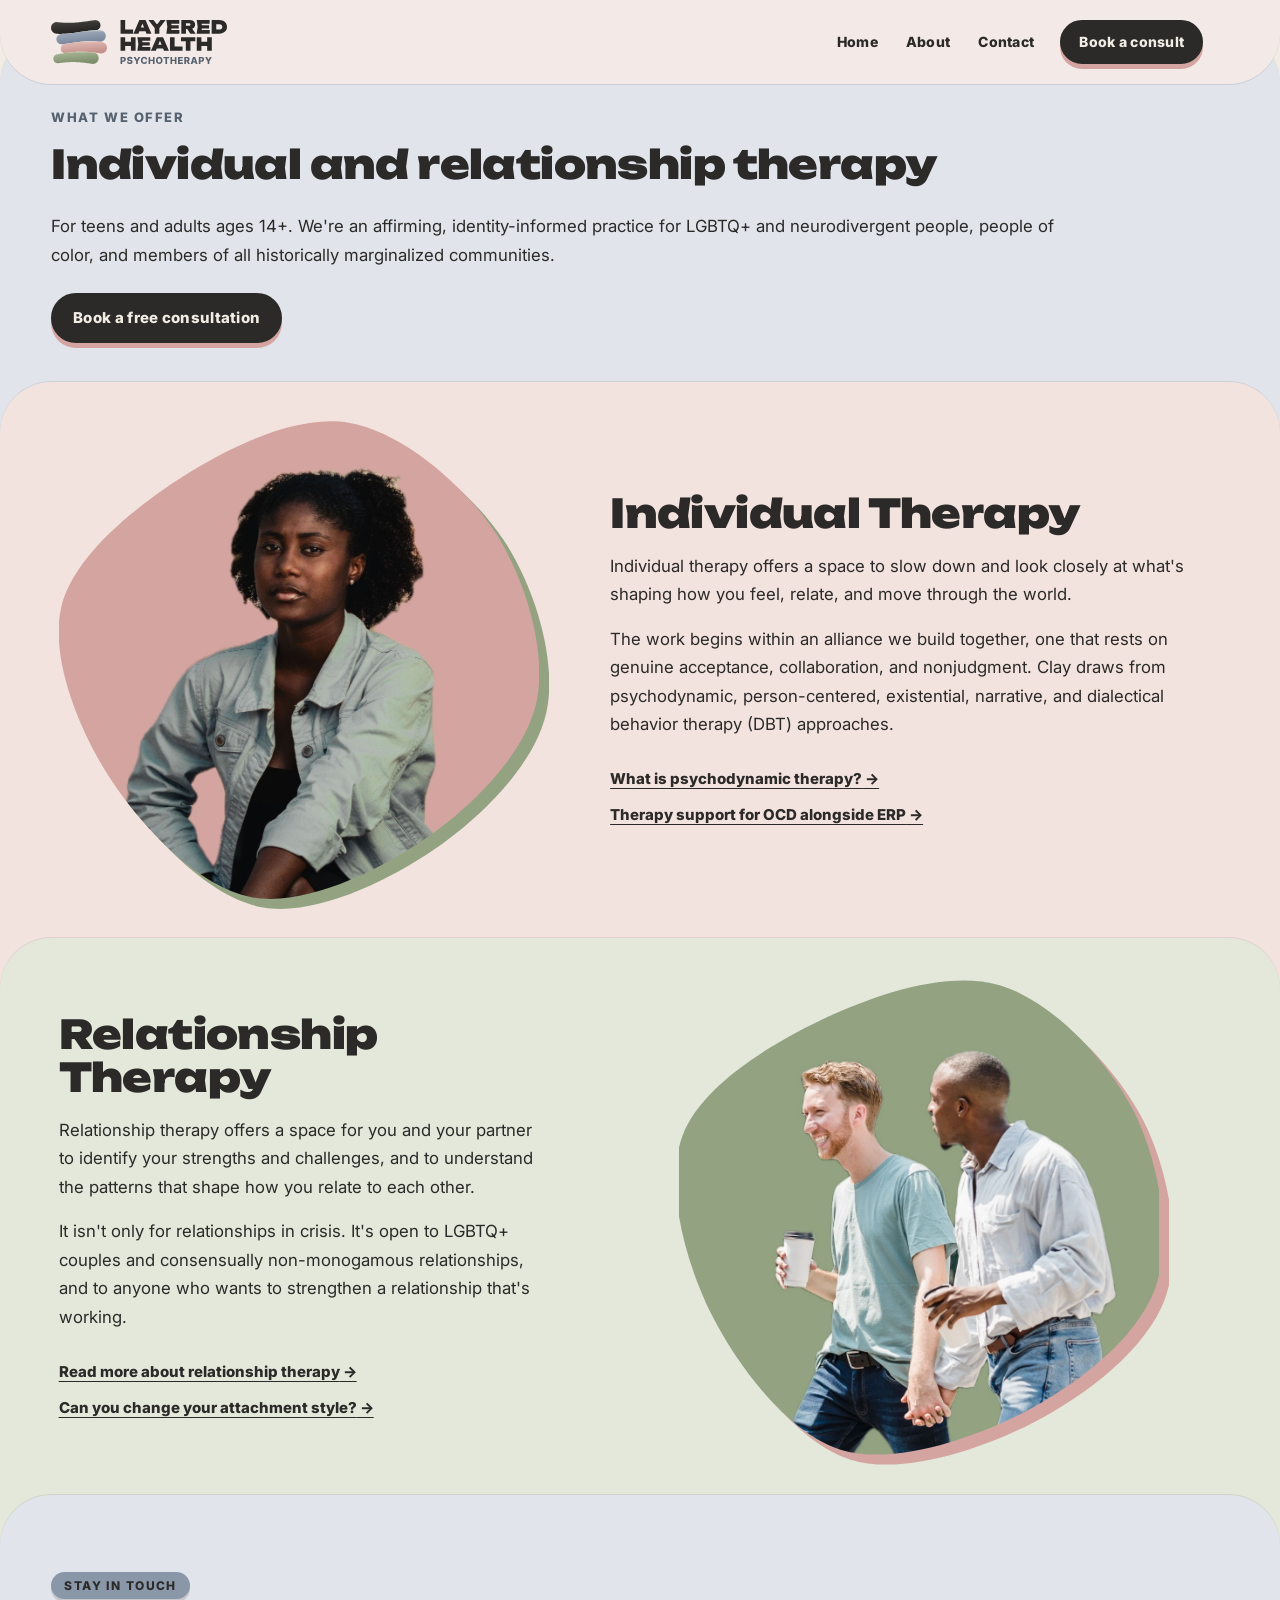
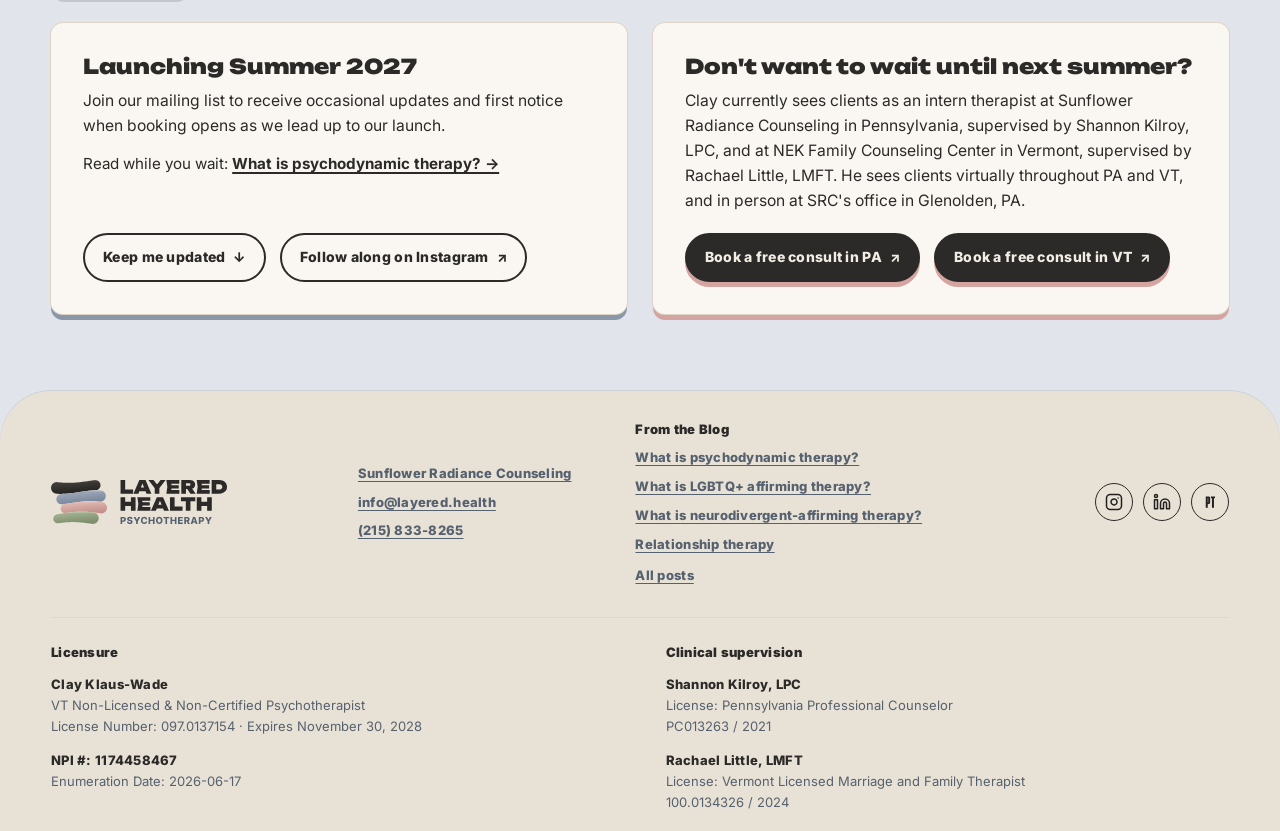
<file: what-we-offer/index.html>
<!DOCTYPE html>
<html lang="en">
<head>
<meta charset="utf-8">
<meta name="viewport" content="width=device-width, initial-scale=1">
<title>What We Offer · Layered Health Psychotherapy</title>
<meta name="description" content="Individual and relationship therapy for teens and adults ages 14+ at Layered Health, a psychotherapy practice launching Summer 2027 in Philadelphia, PA.">
<link rel="canonical" href="https://layered.health/what-we-offer">
<link rel="icon" href="../assets/layered-mark.svg" type="image/svg+xml">
<link rel="preconnect" href="https://fonts.googleapis.com">
<link rel="preconnect" href="https://fonts.gstatic.com" crossorigin>
<link rel="stylesheet" href="https://fonts.googleapis.com/css2?family=Inter:wght@400;800;900&family=Unbounded:wght@900&display=swap">
<script>document.documentElement.classList.add('js')</script>
<link rel="stylesheet" href="../styles.css?v=v4-17">
</head>
<body class="page-offer">
<header class="site-header" data-sticky>
  <a class="lockup" href="../index.html" aria-label="Layered Health Psychotherapy, home"><img src="../assets/layered-health-lockup-expressive.svg?v=3" alt="" width="176" height="44"></a>
  <nav class="site-nav" aria-label="Main">
    <div class="nav-links" id="nav-menu">
      <a class="nav-link nav-home" href="../index.html">Home</a>
      <a class="nav-link" href="../about.html">About</a>
      <a class="nav-link" href="mailto:info@layered.health">Contact</a>
    </div>
    <a class="nav-btn nav-book" href="https://www.psychologytoday.com/us/therapists/clay-klaus-wade-glenolden-pa/1806016" target="_blank" rel="noopener noreferrer">Book a consult<span class="sr-only"> (opens in a new tab)</span></a>
    <button class="nav-toggle" type="button" aria-expanded="false" aria-controls="nav-menu" aria-label="Menu"><span></span><span></span><span></span></button>
  </nav>
</header>

<main>
  <section class="v2-section offer-intro">
    <p class="eyebrow" data-reveal>What we offer</p>
    <h1 class="v2-h2" data-reveal>Individual and relationship therapy</h1>
    <p class="v2-lede" data-reveal>For teens and adults ages 14+. We're an affirming, identity-informed practice for LGBTQ+ and neurodivergent people, people of color, and members of all historically marginalized communities.</p>
    <a class="button button-sm offer-intro-btn" href="https://www.psychologytoday.com/us/therapists/clay-klaus-wade-glenolden-pa/1806016" target="_blank" rel="noopener noreferrer" data-reveal>Book a free consultation</a>
  </section>

  <section class="v2-section offer-detail" id="individual-therapy" aria-labelledby="individual-title">
    <div class="offer-blob"><div class="offer-mask"><img class="offer-photo" src="../assets/offer-individual.jpg" alt="A young Black woman in a light denim jacket, seated and looking at the camera" width="1100" height="1527" data-reveal></div></div>
    <div class="offer-detail-copy" data-reveal>
      <h2 class="v2-h2" id="individual-title">Individual Therapy</h2>
      <p class="v2-body">Individual therapy offers a space to slow down and look closely at what's shaping how you feel, relate, and move through the world.</p>
      <p class="v2-body">The work begins within an alliance we build together, one that rests on genuine acceptance, collaboration, and nonjudgment. Clay draws from psychodynamic, person-centered, existential, narrative, and dialectical behavior therapy (DBT) approaches.</p>
      <a class="text-link" href="../blog/what-is-psychodynamic-therapy/">What is psychodynamic therapy?</a>
      <a class="text-link" href="../blog/ocd-support-alongside-erp/">Therapy support for OCD alongside ERP</a>
    </div>
  </section>

  <section class="v2-section offer-detail offer-detail-flip" id="relationship-therapy" aria-labelledby="relationship-title">
    <div class="offer-blob"><div class="offer-mask"><img class="offer-photo" src="../assets/offer-relationship.jpg" alt="Two men holding hands and laughing as they walk with coffee" width="1100" height="1397" data-reveal></div></div>
    <div class="offer-detail-copy" data-reveal>
      <h2 class="v2-h2" id="relationship-title">Relationship Therapy</h2>
      <p class="v2-body">Relationship therapy offers a space for you and your partner to identify your strengths and challenges, and to understand the patterns that shape how you relate to each other.</p>
      <p class="v2-body">It isn't only for relationships in crisis. It's open to LGBTQ+ couples and consensually non-monogamous relationships, and to anyone who wants to strengthen a relationship that's working.</p>
      <a class="text-link" href="../blog/relationship-therapy/">Read more about relationship therapy</a>
      <a class="text-link" href="../blog/attachment-styles-therapy/">Can you change your attachment style?</a>
    </div>
  </section>

  <section id="stay-in-touch" data-layer="slate" class="v2-section launch-cta launch-cards">
    <p class="eyebrow">Stay in touch</p>
    <div class="next-cards">
      <div class="next-card next-card-launch" data-reveal>
        <div class="next-card-copy">
          <h2 class="next-card-title">Launching Summer 2027</h2>
          <p>Join our mailing list to receive occasional updates and first notice when booking opens as we lead up to our launch.</p>
          <p class="next-card-read">Read while you wait: <a class="loc-inline-link" href="../blog/what-is-psychodynamic-therapy/">What is psychodynamic therapy?&nbsp;&rarr;</a></p>
        </div>
        <div class="next-card-actions">
          <a class="next-card-btn next-card-btn-quiet" href="#keep-updated" data-form-toggle aria-controls="updates-panel">Keep me updated</a>
          <a class="next-card-btn next-card-btn-quiet next-card-btn-out" href="https://www.instagram.com/layeredhealth/" target="_blank" rel="noopener noreferrer">Follow along on Instagram<span class="sr-only"> (opens in a new tab)</span></a>
        </div>
      </div>
      <div class="next-card next-card-now" data-reveal>
        <div class="next-card-copy">
          <h2 class="next-card-title">Don't want to wait until next summer?</h2>
          <p>Clay currently sees clients as an intern therapist at Sunflower Radiance Counseling in Pennsylvania, supervised by Shannon Kilroy, LPC, and at NEK Family Counseling Center in Vermont, supervised by Rachael Little, LMFT. He sees clients virtually throughout PA and VT, and in person at SRC's office in Glenolden, PA.</p>
        </div>
        <div class="next-card-actions">
          <a class="next-card-btn" href="https://sunflowerradiance.janeapp.com/#/staff_member/15/treatment/193" target="_blank" rel="noopener noreferrer">Book a free consult in PA<span class="sr-only"> (opens in a new tab)</span></a>
          <a class="next-card-btn next-card-btn-out" href="https://calendar.proton.me/u/4/bookings#JqW-uXat4z48cGbfLY8wgMOOYOBAHCvkAFPTvy-cWHY=" target="_blank" rel="noopener noreferrer">Book a free consult in VT<span class="sr-only"> (opens in a new tab)</span></a>
        </div>
      </div>
    </div>
    <div class="updates-panel" id="updates-panel">
        <form id="keep-updated" class="updates" action="https://formspree.io/f/xqpeldrg" method="POST" data-endpoint="https://formspree.io/f/xqpeldrg" novalidate>
          <input type="hidden" name="_subject" value="New Layered Health sign-up">
          <input type="text" name="_gotcha" tabindex="-1" autocomplete="off" aria-hidden="true" class="hp">
          <h3 class="updates-title">Keep me updated</h3>
          <p class="updates-note">Please don't share anything about your health here.</p>
          <div class="updates-grid">
            <label class="field"><span>Full name</span><input name="name" type="text" autocomplete="name" required></label>
            <label class="field"><span>Pronouns <em>(optional)</em></span><input name="pronouns" type="text" autocomplete="off" placeholder="e.g. she/her, they/them"></label>
            <label class="field"><span>Email</span><input name="email" type="email" autocomplete="email" required></label>
            <label class="field"><span>Phone <em>(optional)</em></span><input name="phone" type="tel" autocomplete="tel"></label>
            <label class="field"><span>State</span>
              <select name="state" autocomplete="address-level1">
                <option value="PA" selected>Pennsylvania</option>
                <option value="NJ">New Jersey</option>
                <option value="DE">Delaware</option>
                <option value="MD">Maryland</option>
                <option value="DC">Washington, DC</option>
                <option value="Other">Other</option>
              </select>
            </label>
            <div class="field field-submit"><button class="button button-sm" type="submit">Keep me updated</button></div>
          </div>
          <p class="updates-status" role="status" aria-live="polite"></p>
        </form>
    </div>
  </section>
</main>

<footer class="site-footer">
  <div class="footer-grid">
    <a class="lockup" href="../index.html" aria-label="Layered Health Psychotherapy, home"><img src="../assets/layered-health-lockup-expressive.svg?v=3" alt="" width="176" height="44"></a>
    <div class="footer-links">
      <a href="https://www.sunflowerradiance.com/clay-klaus-wade" target="_blank" rel="noopener noreferrer">Sunflower Radiance Counseling</a>
      <a href="mailto:info@layered.health">info@layered.health</a>
      <a href="tel:+12158338265">(215) 833-8265</a>
    </div>
    <div class="footer-blog">
      <p class="footer-label">From the Blog</p>
      <a href="../blog/what-is-psychodynamic-therapy/">What is psychodynamic therapy?</a>
      <a href="../blog/lgbtq-affirming-therapy/">What is LGBTQ+ affirming therapy?</a>
      <a href="../blog/neurodivergent-affirming-therapy/">What is neurodivergent-affirming therapy?</a>
      <a href="../blog/relationship-therapy/">Relationship therapy</a>
      <a class="footer-all" href="../blog/">All posts</a>
    </div>
    <div class="social">
      <a href="https://www.instagram.com/layeredhealth/" target="_blank" rel="noopener noreferrer" aria-label="Instagram, @layeredhealth"><img src="../assets/instagram.svg" alt=""></a>
      <a href="https://www.linkedin.com/company/layeredhealth/" target="_blank" rel="noopener noreferrer" aria-label="LinkedIn, Layered Health"><img src="../assets/linkedin.svg" alt=""></a>
      <a href="https://www.psychologytoday.com/us/therapists/clay-klaus-wade-glenolden-pa/1806016" target="_blank" rel="noopener noreferrer" aria-label="Psychology Today"><img src="../assets/psychology-today.png" alt=""></a>
    </div>
  </div>
  <div class="footer-creds">
    <div class="footer-cred-group">
      <p class="footer-label">Licensure</p>
      <dl class="footer-cred-list">
        <div class="footer-cred"><dt>Clay Klaus-Wade</dt><dd>VT Non-Licensed &amp; Non-Certified Psychotherapist</dd><dd>License Number: 097.0137154 · Expires November 30, 2028</dd></div>
        <div class="footer-cred"><dt>NPI #: 1174458467</dt><dd>Enumeration Date: 2026-06-17</dd></div>
      </dl>
    </div>
    <div class="footer-cred-group">
      <p class="footer-label">Clinical supervision</p>
      <dl class="footer-cred-list">
        <div class="footer-cred"><dt>Shannon Kilroy, LPC</dt><dd>License: Pennsylvania Professional Counselor</dd><dd>PC013263 / 2021</dd></div>
        <div class="footer-cred"><dt>Rachael Little, LMFT</dt><dd>License: Vermont Licensed Marriage and Family Therapist</dd><dd>100.0134326 / 2024</dd></div>
      </dl>
    </div>
  </div>
</footer>
<script src="../main.js?v=v4-2" defer></script>
</body>
</html>
</file>
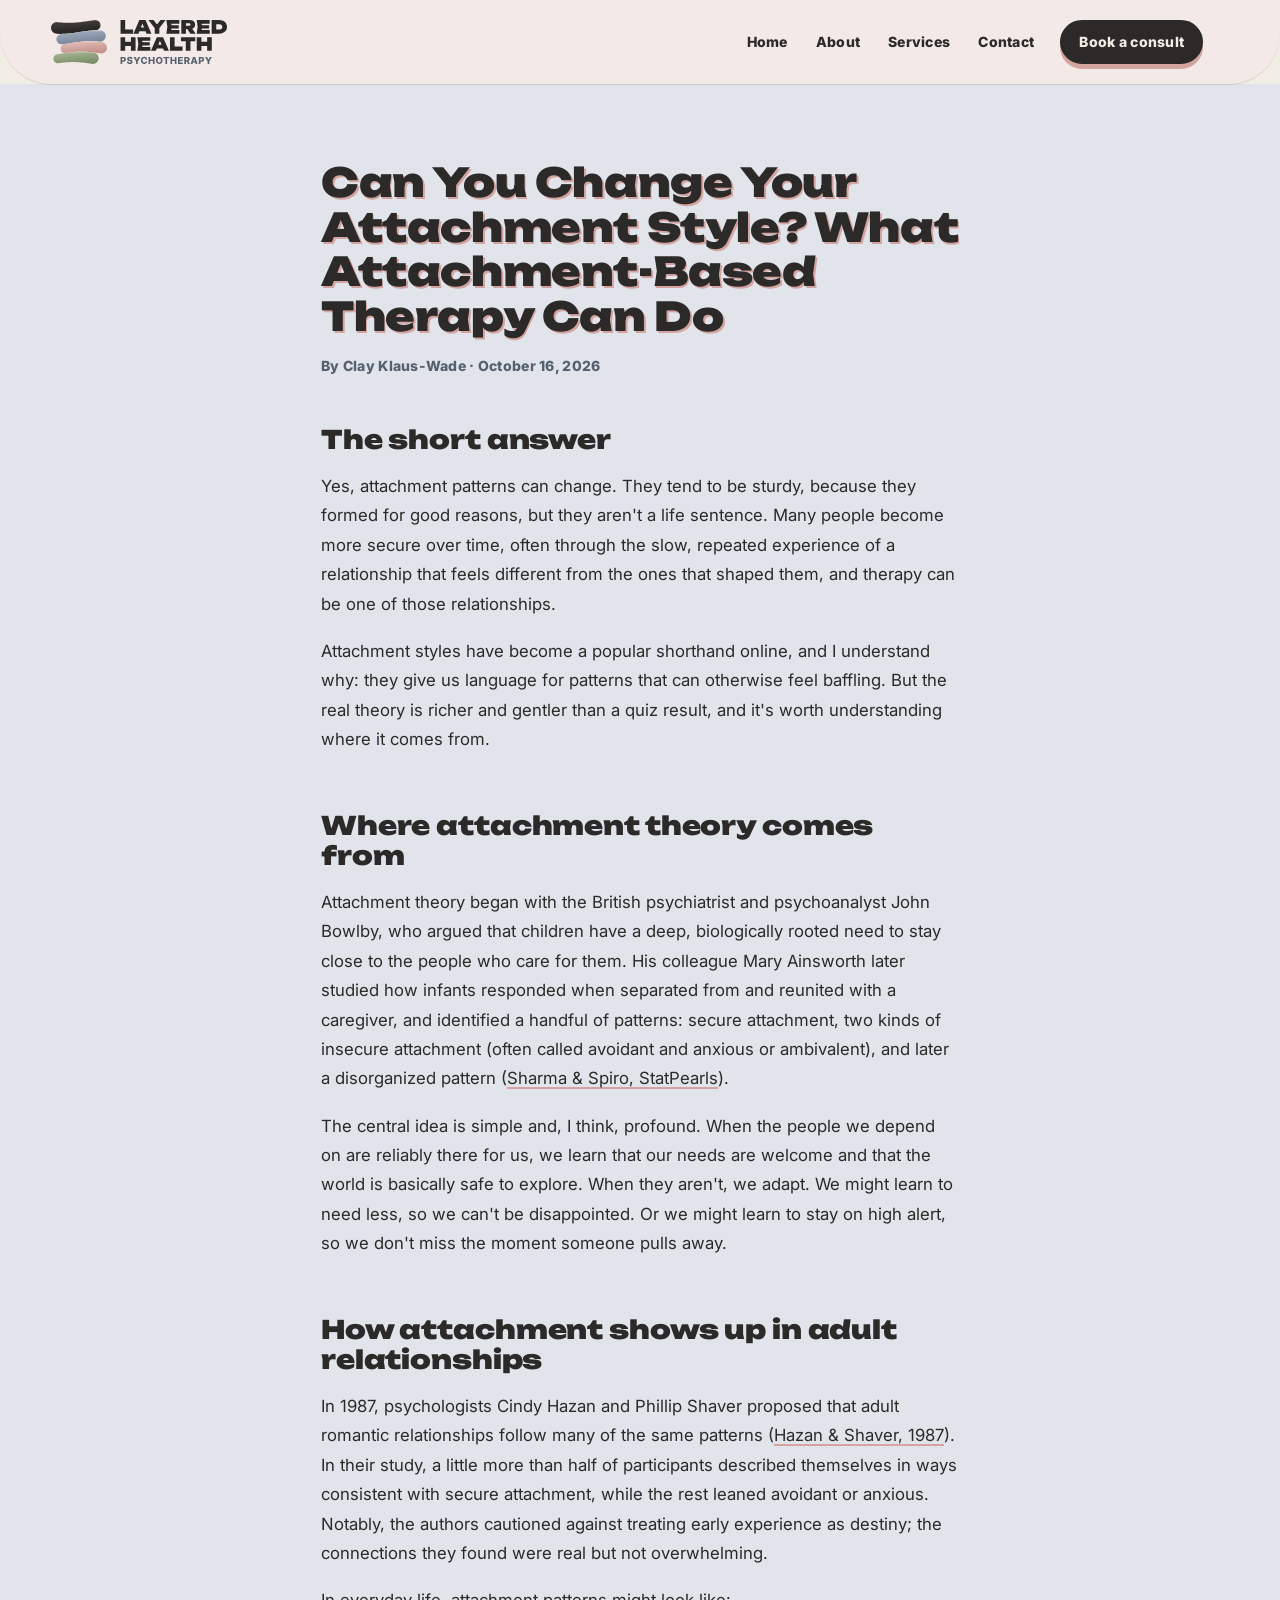
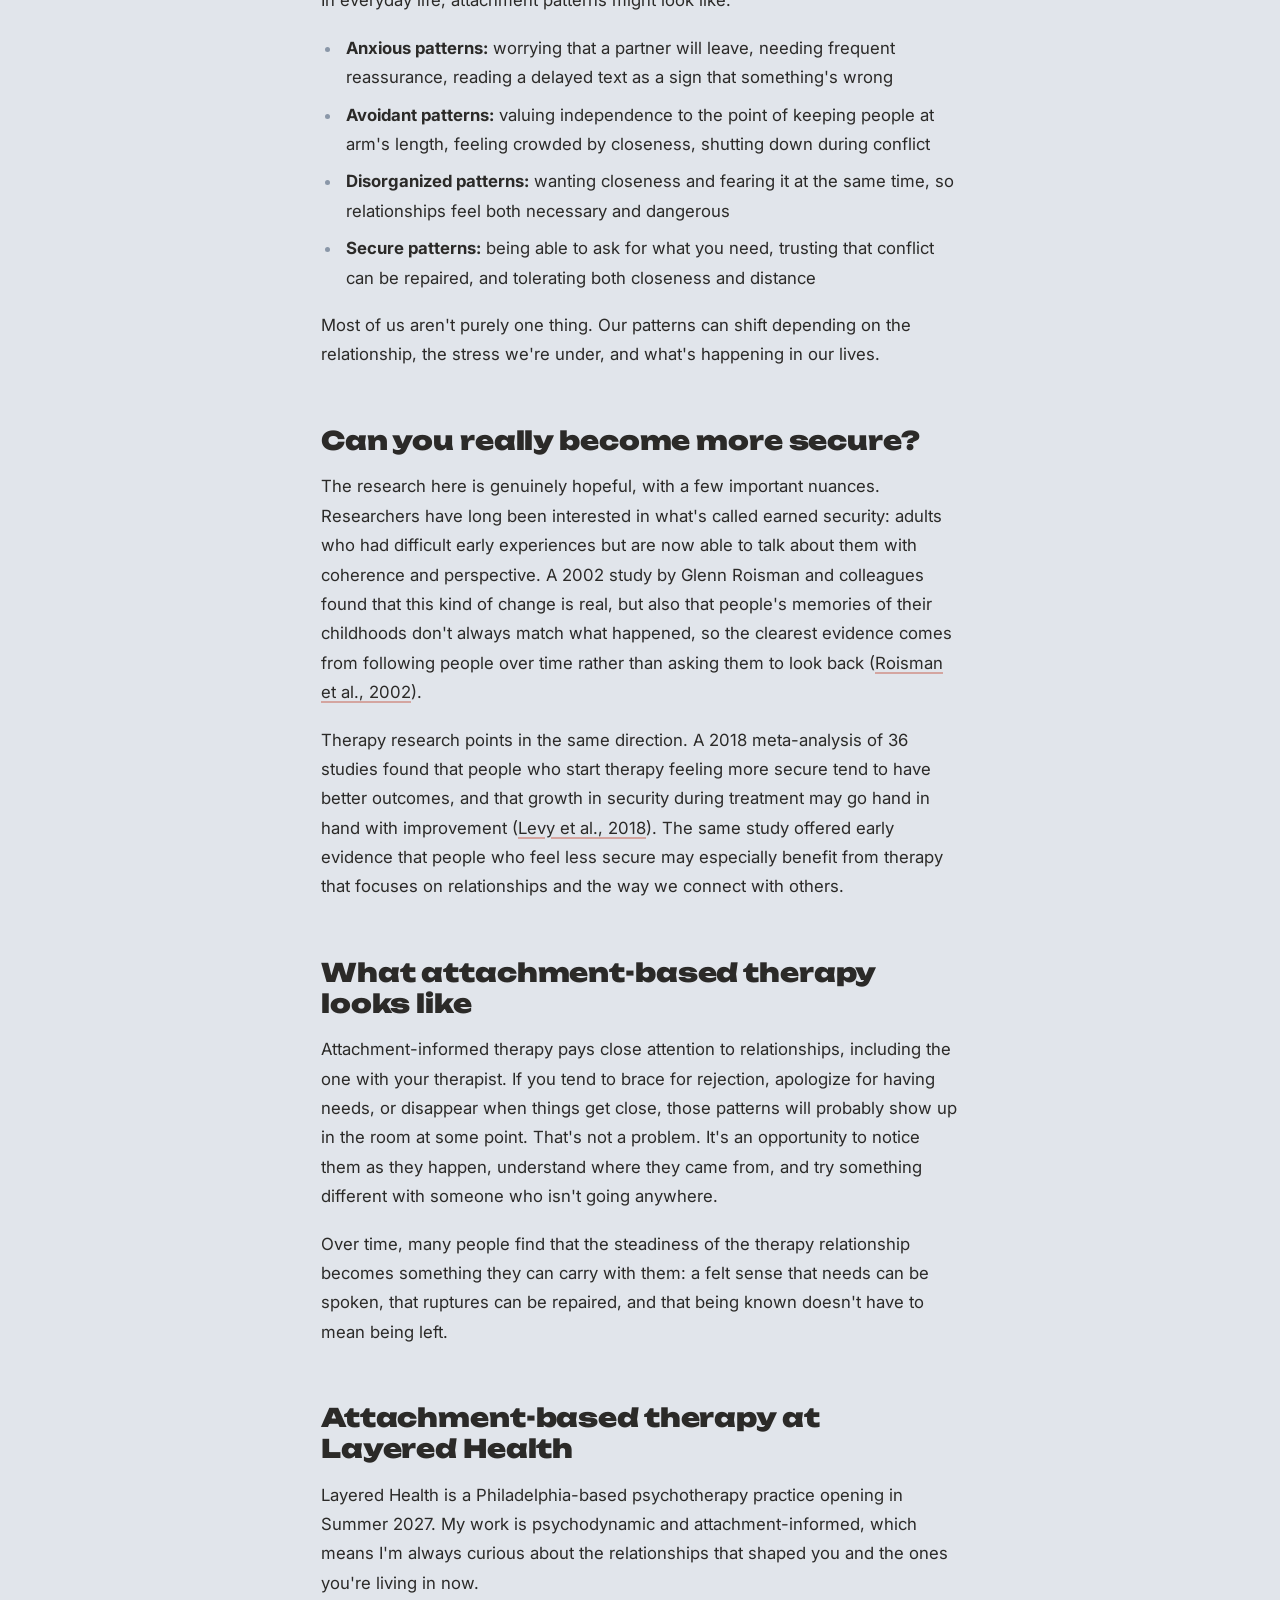
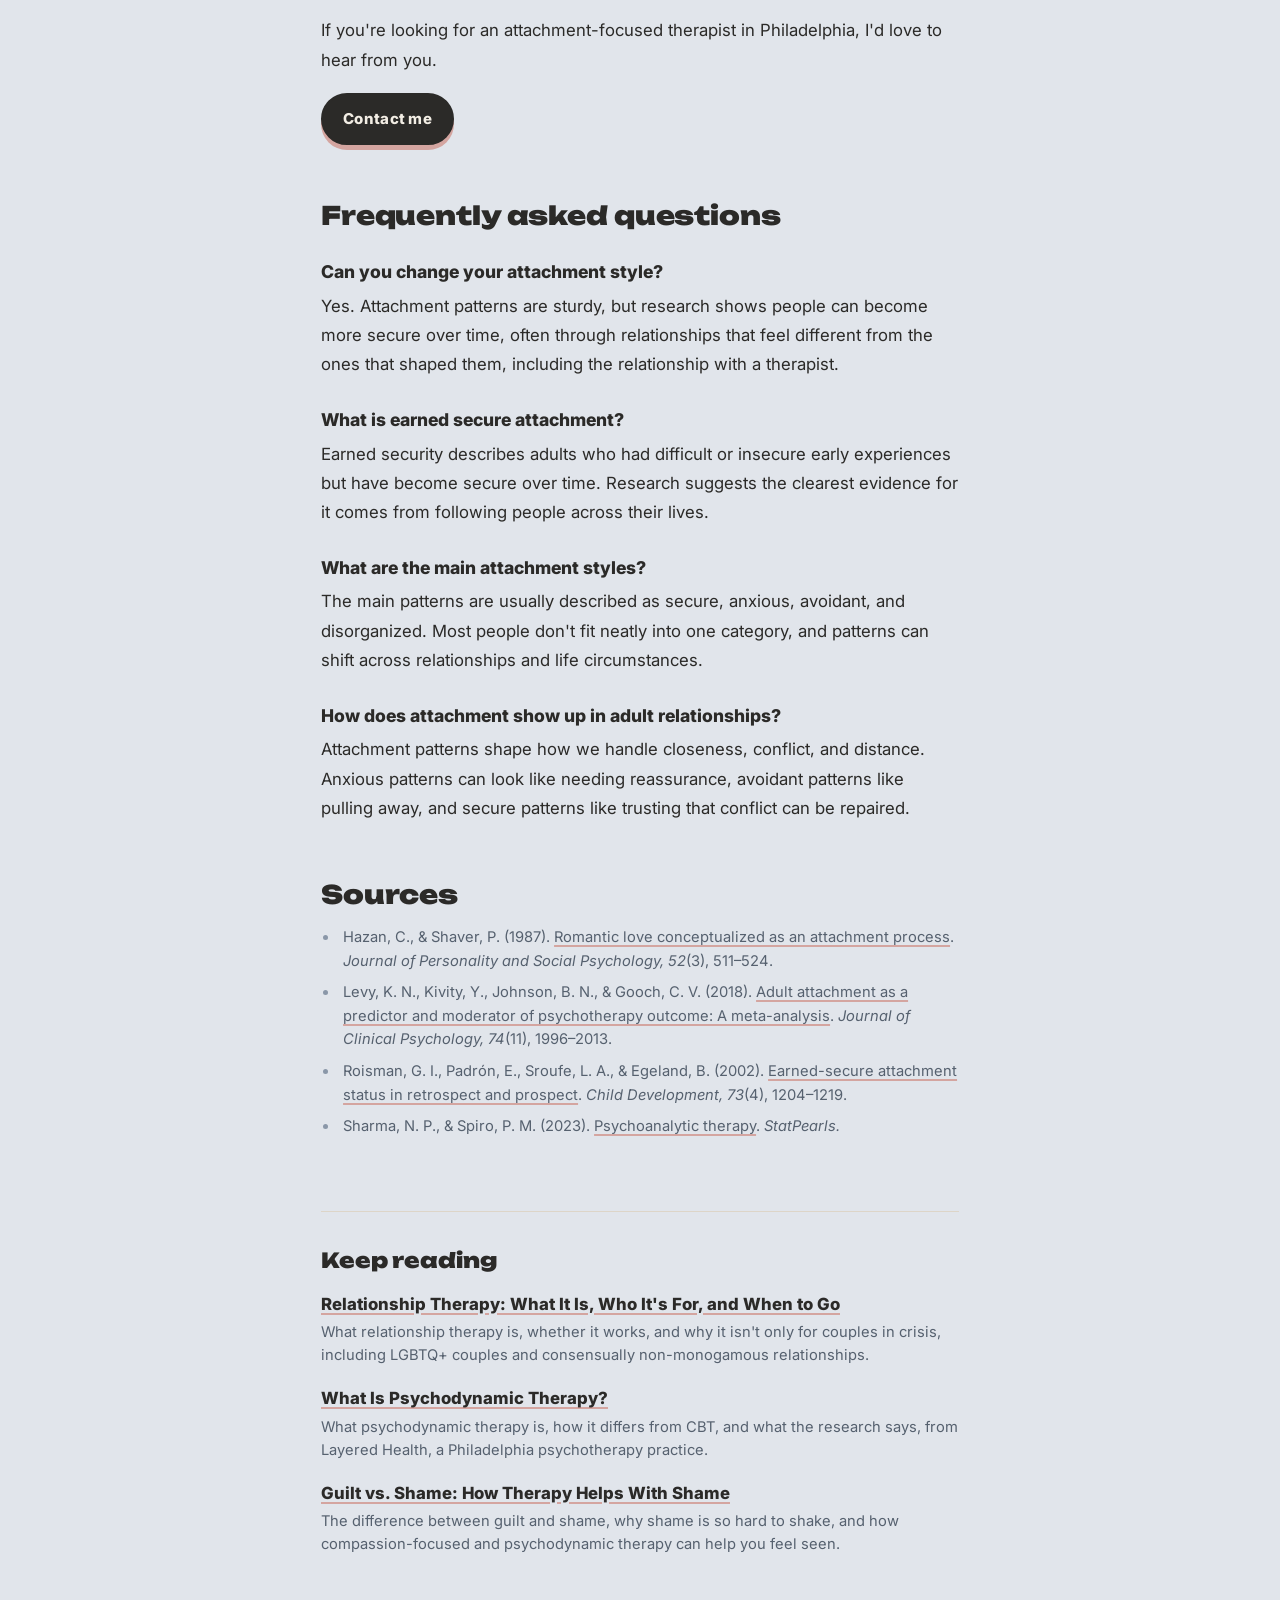
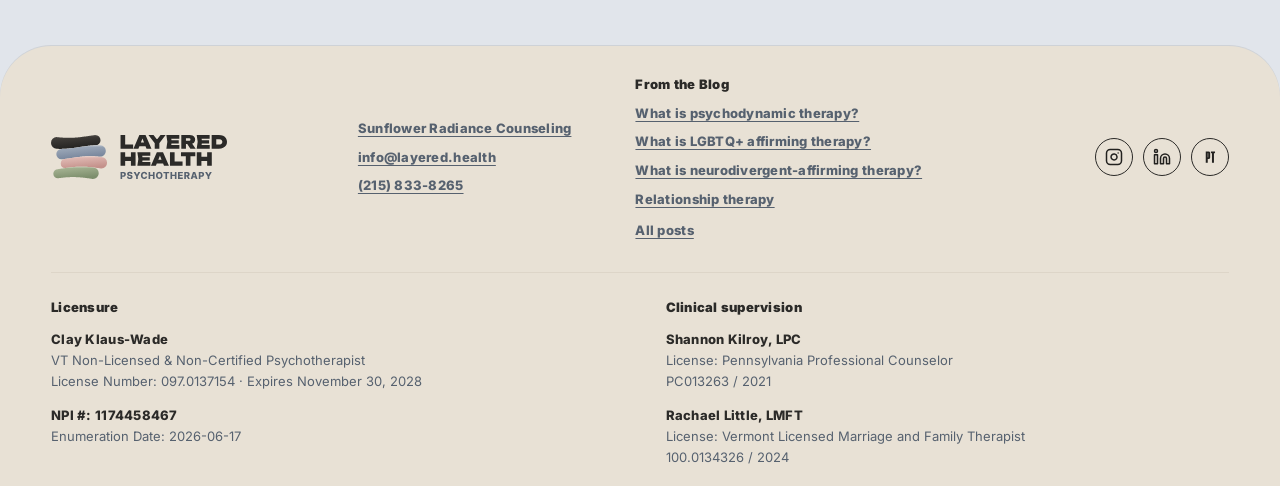
<file: blog/attachment-styles-therapy/index.html>
<!DOCTYPE html>
<html lang="en">
<head>
<meta charset="utf-8">
<meta name="viewport" content="width=device-width, initial-scale=1">
<title>Can You Change Your Attachment Style? What Attachment-Based Therapy Can Do | Layered Health</title>
<meta name="description" content="What attachment styles are, how they show up in adult relationships, and what the research says about becoming more secure through therapy.">
<link rel="canonical" href="https://layered.health/blog/attachment-styles-therapy">
<meta property="og:type" content="article">
<meta property="og:site_name" content="Layered Health">
<meta property="og:title" content="Can You Change Your Attachment Style? What Attachment-Based Therapy Can Do">
<meta property="og:description" content="What attachment styles are, how they show up in adult relationships, and what the research says about becoming more secure through therapy.">
<meta property="og:url" content="https://layered.health/blog/attachment-styles-therapy">
<meta property="article:published_time" content="2026-10-16">
<meta property="article:author" content="Clay Klaus-Wade">
<meta name="twitter:card" content="summary">
<meta name="twitter:title" content="Can You Change Your Attachment Style? What Attachment-Based Therapy Can Do">
<meta name="twitter:description" content="What attachment styles are, how they show up in adult relationships, and what the research says about becoming more secure through therapy.">
<link rel="icon" href="../../assets/layered-mark.svg" type="image/svg+xml">
<link rel="preconnect" href="https://fonts.googleapis.com">
<link rel="preconnect" href="https://fonts.gstatic.com" crossorigin>
<link rel="stylesheet" href="https://fonts.googleapis.com/css2?family=Inter:ital,wght@0,400;0,800;0,900;1,400&family=Unbounded:wght@900&display=swap">
<script>document.documentElement.classList.add('js')</script>
<link rel="stylesheet" href="../../styles.css?v=v4-17">
<script type="application/ld+json">
{
  "@context": "https://schema.org",
  "@graph": [
    {
      "@type": "BlogPosting",
      "@id": "https://layered.health/blog/attachment-styles-therapy#article",
      "headline": "Can You Change Your Attachment Style? What Attachment-Based Therapy Can Do",
      "description": "What attachment styles are, how they show up in adult relationships, and what the research says about becoming more secure through therapy.",
      "url": "https://layered.health/blog/attachment-styles-therapy",
      "datePublished": "2026-10-16",
      "dateModified": "2026-10-16",
      "inLanguage": "en-US",
      "author": {
        "@type": "Person",
        "@id": "https://layered.health/#clay",
        "name": "Clay Klaus-Wade",
        "affiliation": [
          {
            "@type": "Organization",
            "name": "Philadelphia Society for Psychoanalytic Psychology",
            "url": "https://www.pspp.org"
          }
        ],
        "alumniOf": {
          "@type": "CollegeOrUniversity",
          "name": "University of Pennsylvania"
        }
      },
      "publisher": {
        "@type": "Organization",
        "@id": "https://layered.health/#org",
        "name": "Layered Health",
        "url": "https://layered.health",
        "areaServed": {
          "@type": "City",
          "name": "Philadelphia"
        }
      },
      "keywords": "attachment-based therapy, attachment styles, anxious attachment therapy, avoidant attachment therapist Philadelphia, earned secure attachment, attachment therapy Philadelphia",
      "citation": [
        "https://peda.net/id/16cda5ca78f:file/download/8307851b1c66438100ff9b11c276c577efd88e5b/HazanShaver1987.pdf",
        "https://cris.biu.ac.il/en/publications/adult-attachment-as-a-predictor-and-moderator-of-psychotherapy-ou/",
        "https://www.boingboing.org.uk/wp-content/uploads/2010/10/roiseman1.pdf",
        "https://www.ncbi.nlm.nih.gov/books/NBK592398/"
      ]
    },
    {
      "@type": "FAQPage",
      "@id": "https://layered.health/blog/attachment-styles-therapy#faq",
      "mainEntity": [
        {
          "@type": "Question",
          "name": "Can you change your attachment style?",
          "acceptedAnswer": {
            "@type": "Answer",
            "text": "Yes. Attachment patterns are sturdy, but research shows people can become more secure over time, often through relationships that feel different from the ones that shaped them, including the relationship with a therapist."
          }
        },
        {
          "@type": "Question",
          "name": "What is earned secure attachment?",
          "acceptedAnswer": {
            "@type": "Answer",
            "text": "Earned security describes adults who had difficult or insecure early experiences but have become secure over time. Research suggests the clearest evidence for it comes from following people across their lives."
          }
        },
        {
          "@type": "Question",
          "name": "What are the main attachment styles?",
          "acceptedAnswer": {
            "@type": "Answer",
            "text": "The main patterns are usually described as secure, anxious, avoidant, and disorganized. Most people don't fit neatly into one category, and patterns can shift across relationships and life circumstances."
          }
        },
        {
          "@type": "Question",
          "name": "How does attachment show up in adult relationships?",
          "acceptedAnswer": {
            "@type": "Answer",
            "text": "Attachment patterns shape how we handle closeness, conflict, and distance. Anxious patterns can look like needing reassurance, avoidant patterns like pulling away, and secure patterns like trusting that conflict can be repaired."
          }
        }
      ]
    }
  ]
}
</script>
</head>
<body class="page-post">
<header class="site-header" data-sticky>
  <a class="lockup" href="../../index.html" aria-label="Layered Health Psychotherapy, home"><img src="../../assets/layered-health-lockup-expressive.svg?v=3" alt="" width="176" height="44"></a>
  <nav class="site-nav" aria-label="Main">
    <div class="nav-links" id="nav-menu">
      <a class="nav-link nav-home" href="../../index.html">Home</a>
      <a class="nav-link" href="../../about.html">About</a>
      <a class="nav-link nav-services" href="../../what-we-offer/">Services</a>
      <a class="nav-link" href="mailto:info@layered.health">Contact</a>
    </div>
    <a class="nav-btn nav-book" href="https://www.psychologytoday.com/us/therapists/clay-klaus-wade-glenolden-pa/1806016" target="_blank" rel="noopener noreferrer">Book a consult<span class="sr-only"> (opens in a new tab)</span></a>
    <button class="nav-toggle" type="button" aria-expanded="false" aria-controls="nav-menu" aria-label="Menu"><span></span><span></span><span></span></button>
  </nav>
</header>

<main>
  <article class="section post">
    <header class="post-head">
      <h1>Can You Change Your Attachment Style? What Attachment-Based Therapy Can Do</h1>
      <p class="post-meta">By Clay Klaus-Wade · <time datetime="2026-10-16">October 16, 2026</time></p>
    </header>
    <div class="post-body">
      <h2>The short answer</h2>
      <p>Yes, attachment patterns can change. They tend to be sturdy, because they formed for good reasons, but they aren&#39;t a life sentence. Many people become more secure over time, often through the slow, repeated experience of a relationship that feels different from the ones that shaped them, and therapy can be one of those relationships.</p>
      <p>Attachment styles have become a popular shorthand online, and I understand why: they give us language for patterns that can otherwise feel baffling. But the real theory is richer and gentler than a quiz result, and it&#39;s worth understanding where it comes from.</p>
      <h2>Where attachment theory comes from</h2>
      <p>Attachment theory began with the British psychiatrist and psychoanalyst John Bowlby, who argued that children have a deep, biologically rooted need to stay close to the people who care for them. His colleague Mary Ainsworth later studied how infants responded when separated from and reunited with a caregiver, and identified a handful of patterns: secure attachment, two kinds of insecure attachment (often called avoidant and anxious or ambivalent), and later a disorganized pattern (<a href="https://www.ncbi.nlm.nih.gov/books/NBK592398/">Sharma &amp; Spiro, StatPearls</a>).</p>
      <p>The central idea is simple and, I think, profound. When the people we depend on are reliably there for us, we learn that our needs are welcome and that the world is basically safe to explore. When they aren&#39;t, we adapt. We might learn to need less, so we can&#39;t be disappointed. Or we might learn to stay on high alert, so we don&#39;t miss the moment someone pulls away.</p>
      <h2>How attachment shows up in adult relationships</h2>
      <p>In 1987, psychologists Cindy Hazan and Phillip Shaver proposed that adult romantic relationships follow many of the same patterns (<a href="https://peda.net/id/16cda5ca78f:file/download/8307851b1c66438100ff9b11c276c577efd88e5b/HazanShaver1987.pdf">Hazan &amp; Shaver, 1987</a>). In their study, a little more than half of participants described themselves in ways consistent with secure attachment, while the rest leaned avoidant or anxious. Notably, the authors cautioned against treating early experience as destiny; the connections they found were real but not overwhelming.</p>
      <p>In everyday life, attachment patterns might look like:</p>
      <ul>
      <li><strong>Anxious patterns:</strong> worrying that a partner will leave, needing frequent reassurance, reading a delayed text as a sign that something&#39;s wrong</li>
      <li><strong>Avoidant patterns:</strong> valuing independence to the point of keeping people at arm&#39;s length, feeling crowded by closeness, shutting down during conflict</li>
      <li><strong>Disorganized patterns:</strong> wanting closeness and fearing it at the same time, so relationships feel both necessary and dangerous</li>
      <li><strong>Secure patterns:</strong> being able to ask for what you need, trusting that conflict can be repaired, and tolerating both closeness and distance</li>
      </ul>
      <p>Most of us aren&#39;t purely one thing. Our patterns can shift depending on the relationship, the stress we&#39;re under, and what&#39;s happening in our lives.</p>
      <h2>Can you really become more secure?</h2>
      <p>The research here is genuinely hopeful, with a few important nuances. Researchers have long been interested in what&#39;s called earned security: adults who had difficult early experiences but are now able to talk about them with coherence and perspective. A 2002 study by Glenn Roisman and colleagues found that this kind of change is real, but also that people&#39;s memories of their childhoods don&#39;t always match what happened, so the clearest evidence comes from following people over time rather than asking them to look back (<a href="https://www.boingboing.org.uk/wp-content/uploads/2010/10/roiseman1.pdf">Roisman et al., 2002</a>).</p>
      <p>Therapy research points in the same direction. A 2018 meta-analysis of 36 studies found that people who start therapy feeling more secure tend to have better outcomes, and that growth in security during treatment may go hand in hand with improvement (<a href="https://cris.biu.ac.il/en/publications/adult-attachment-as-a-predictor-and-moderator-of-psychotherapy-ou/">Levy et al., 2018</a>). The same study offered early evidence that people who feel less secure may especially benefit from therapy that focuses on relationships and the way we connect with others.</p>
      <h2>What attachment-based therapy looks like</h2>
      <p>Attachment-informed therapy pays close attention to relationships, including the one with your therapist. If you tend to brace for rejection, apologize for having needs, or disappear when things get close, those patterns will probably show up in the room at some point. That&#39;s not a problem. It&#39;s an opportunity to notice them as they happen, understand where they came from, and try something different with someone who isn&#39;t going anywhere.</p>
      <p>Over time, many people find that the steadiness of the therapy relationship becomes something they can carry with them: a felt sense that needs can be spoken, that ruptures can be repaired, and that being known doesn&#39;t have to mean being left.</p>
      <h2>Attachment-based therapy at Layered Health</h2>
      <p>Layered Health is a Philadelphia-based psychotherapy practice opening in Summer 2027. My work is psychodynamic and attachment-informed, which means I&#39;m always curious about the relationships that shaped you and the ones you&#39;re living in now.</p>
      <p>If you&#39;re looking for an attachment-focused therapist in Philadelphia, I&#39;d love to hear from you.</p>
      <p class="post-cta"><a class="button button-sm" href="https://www.psychologytoday.com/us/therapists/clay-klaus-wade-glenolden-pa/1806016" target="_blank" rel="noopener noreferrer">Contact me</a></p>
      <h2>Frequently asked questions</h2>
      <h3>Can you change your attachment style?</h3>
      <p>Yes. Attachment patterns are sturdy, but research shows people can become more secure over time, often through relationships that feel different from the ones that shaped them, including the relationship with a therapist.</p>
      <h3>What is earned secure attachment?</h3>
      <p>Earned security describes adults who had difficult or insecure early experiences but have become secure over time. Research suggests the clearest evidence for it comes from following people across their lives.</p>
      <h3>What are the main attachment styles?</h3>
      <p>The main patterns are usually described as secure, anxious, avoidant, and disorganized. Most people don&#39;t fit neatly into one category, and patterns can shift across relationships and life circumstances.</p>
      <h3>How does attachment show up in adult relationships?</h3>
      <p>Attachment patterns shape how we handle closeness, conflict, and distance. Anxious patterns can look like needing reassurance, avoidant patterns like pulling away, and secure patterns like trusting that conflict can be repaired.</p>
      <h2>Sources</h2>
      <ul>
      <li>Hazan, C., &amp; Shaver, P. (1987). <a href="https://peda.net/id/16cda5ca78f:file/download/8307851b1c66438100ff9b11c276c577efd88e5b/HazanShaver1987.pdf">Romantic love conceptualized as an attachment process</a>. <em>Journal of Personality and Social Psychology, 52</em>(3), 511–524.</li>
      <li>Levy, K. N., Kivity, Y., Johnson, B. N., &amp; Gooch, C. V. (2018). <a href="https://cris.biu.ac.il/en/publications/adult-attachment-as-a-predictor-and-moderator-of-psychotherapy-ou/">Adult attachment as a predictor and moderator of psychotherapy outcome: A meta-analysis</a>. <em>Journal of Clinical Psychology, 74</em>(11), 1996–2013.</li>
      <li>Roisman, G. I., Padrón, E., Sroufe, L. A., &amp; Egeland, B. (2002). <a href="https://www.boingboing.org.uk/wp-content/uploads/2010/10/roiseman1.pdf">Earned-secure attachment status in retrospect and prospect</a>. <em>Child Development, 73</em>(4), 1204–1219.</li>
      <li>Sharma, N. P., &amp; Spiro, P. M. (2023). <a href="https://www.ncbi.nlm.nih.gov/books/NBK592398/">Psychoanalytic therapy</a>. <em>StatPearls.</em></li>
      </ul>
    </div>
    <aside class="post-related" aria-labelledby="related-title">
      <h2 id="related-title">Keep reading</h2>
      <ul>
        <li><a href="../relationship-therapy/">Relationship Therapy: What It Is, Who It's For, and When to Go</a><p>What relationship therapy is, whether it works, and why it isn't only for couples in crisis, including LGBTQ+ couples and consensually non-monogamous relationships.</p></li>
        <li><a href="../what-is-psychodynamic-therapy/">What Is Psychodynamic Therapy?</a><p>What psychodynamic therapy is, how it differs from CBT, and what the research says, from Layered Health, a Philadelphia psychotherapy practice.</p></li>
        <li><a href="../therapy-for-shame/">Guilt vs. Shame: How Therapy Helps With Shame</a><p>The difference between guilt and shame, why shame is so hard to shake, and how compassion-focused and psychodynamic therapy can help you feel seen.</p></li>
      </ul>
    </aside>
  </article>
</main>

<footer class="site-footer">
  <div class="footer-grid">
    <a class="lockup" href="../../index.html" aria-label="Layered Health Psychotherapy, home"><img src="../../assets/layered-health-lockup-expressive.svg?v=3" alt="" width="176" height="44"></a>
    <div class="footer-links">
      <a href="https://www.sunflowerradiance.com/clay-klaus-wade" target="_blank" rel="noopener noreferrer">Sunflower Radiance Counseling</a>
      <a href="mailto:info@layered.health">info@layered.health</a>
      <a href="tel:+12158338265">(215) 833-8265</a>
    </div>
    <div class="footer-blog">
      <p class="footer-label">From the Blog</p>
      <a href="../../blog/what-is-psychodynamic-therapy/">What is psychodynamic therapy?</a>
      <a href="../../blog/lgbtq-affirming-therapy/">What is LGBTQ+ affirming therapy?</a>
      <a href="../../blog/neurodivergent-affirming-therapy/">What is neurodivergent-affirming therapy?</a>
      <a href="../../blog/relationship-therapy/">Relationship therapy</a>
      <a class="footer-all" href="../../blog/">All posts</a>
    </div>
    <div class="social">
      <a href="https://www.instagram.com/layeredhealth/" target="_blank" rel="noopener noreferrer" aria-label="Instagram, @layeredhealth"><img src="../../assets/instagram.svg" alt=""></a>
      <a href="https://www.linkedin.com/company/layeredhealth/" target="_blank" rel="noopener noreferrer" aria-label="LinkedIn, Layered Health"><img src="../../assets/linkedin.svg" alt=""></a>
      <a href="https://www.psychologytoday.com/us/therapists/clay-klaus-wade-glenolden-pa/1806016" target="_blank" rel="noopener noreferrer" aria-label="Psychology Today"><img src="../../assets/psychology-today.png" alt=""></a>
    </div>
  </div>
  <div class="footer-creds">
    <div class="footer-cred-group">
      <p class="footer-label">Licensure</p>
      <dl class="footer-cred-list">
        <div class="footer-cred"><dt>Clay Klaus-Wade</dt><dd>VT Non-Licensed &amp; Non-Certified Psychotherapist</dd><dd>License Number: 097.0137154 · Expires November 30, 2028</dd></div>
        <div class="footer-cred"><dt>NPI #: 1174458467</dt><dd>Enumeration Date: 2026-06-17</dd></div>
      </dl>
    </div>
    <div class="footer-cred-group">
      <p class="footer-label">Clinical supervision</p>
      <dl class="footer-cred-list">
        <div class="footer-cred"><dt>Shannon Kilroy, LPC</dt><dd>License: Pennsylvania Professional Counselor</dd><dd>PC013263 / 2021</dd></div>
        <div class="footer-cred"><dt>Rachael Little, LMFT</dt><dd>License: Vermont Licensed Marriage and Family Therapist</dd><dd>100.0134326 / 2024</dd></div>
      </dl>
    </div>
  </div>
</footer>
<script src="../../main.js?v=v4-2" defer></script>
</body>
</html>
</file>
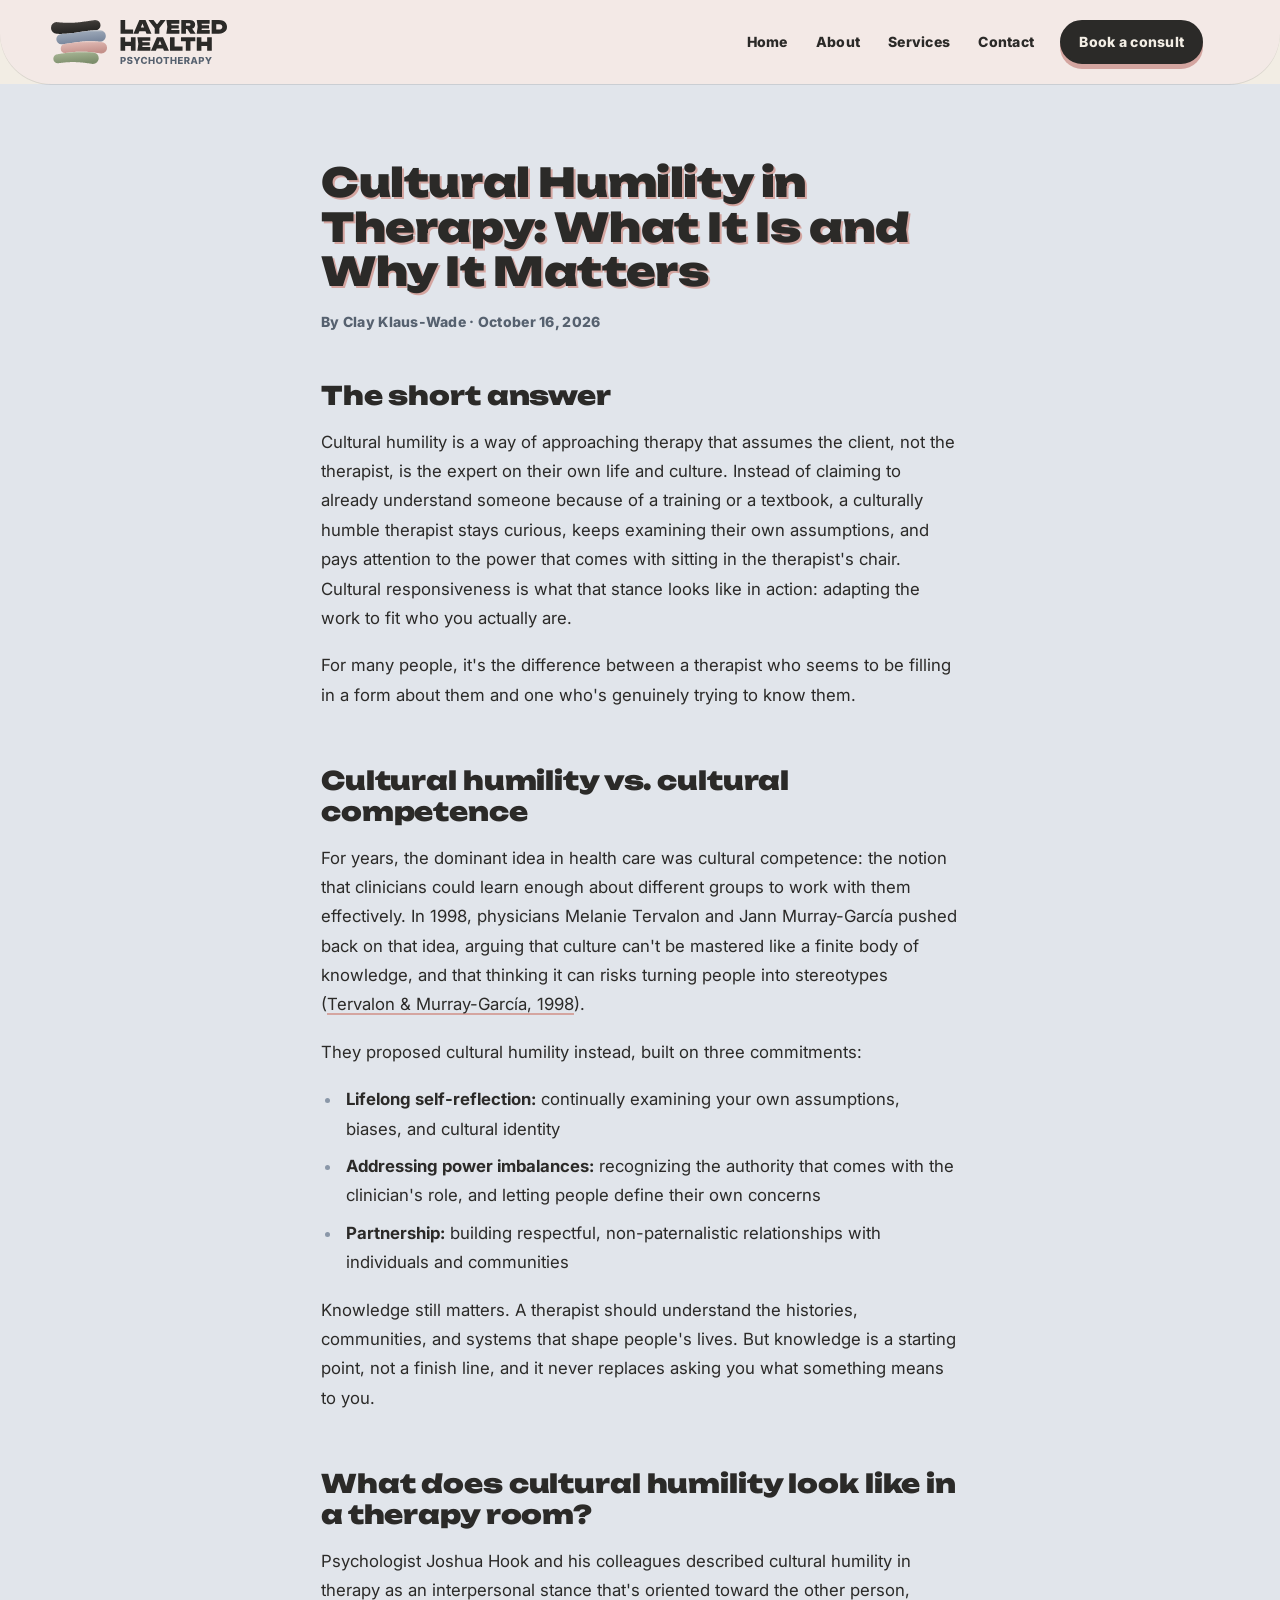
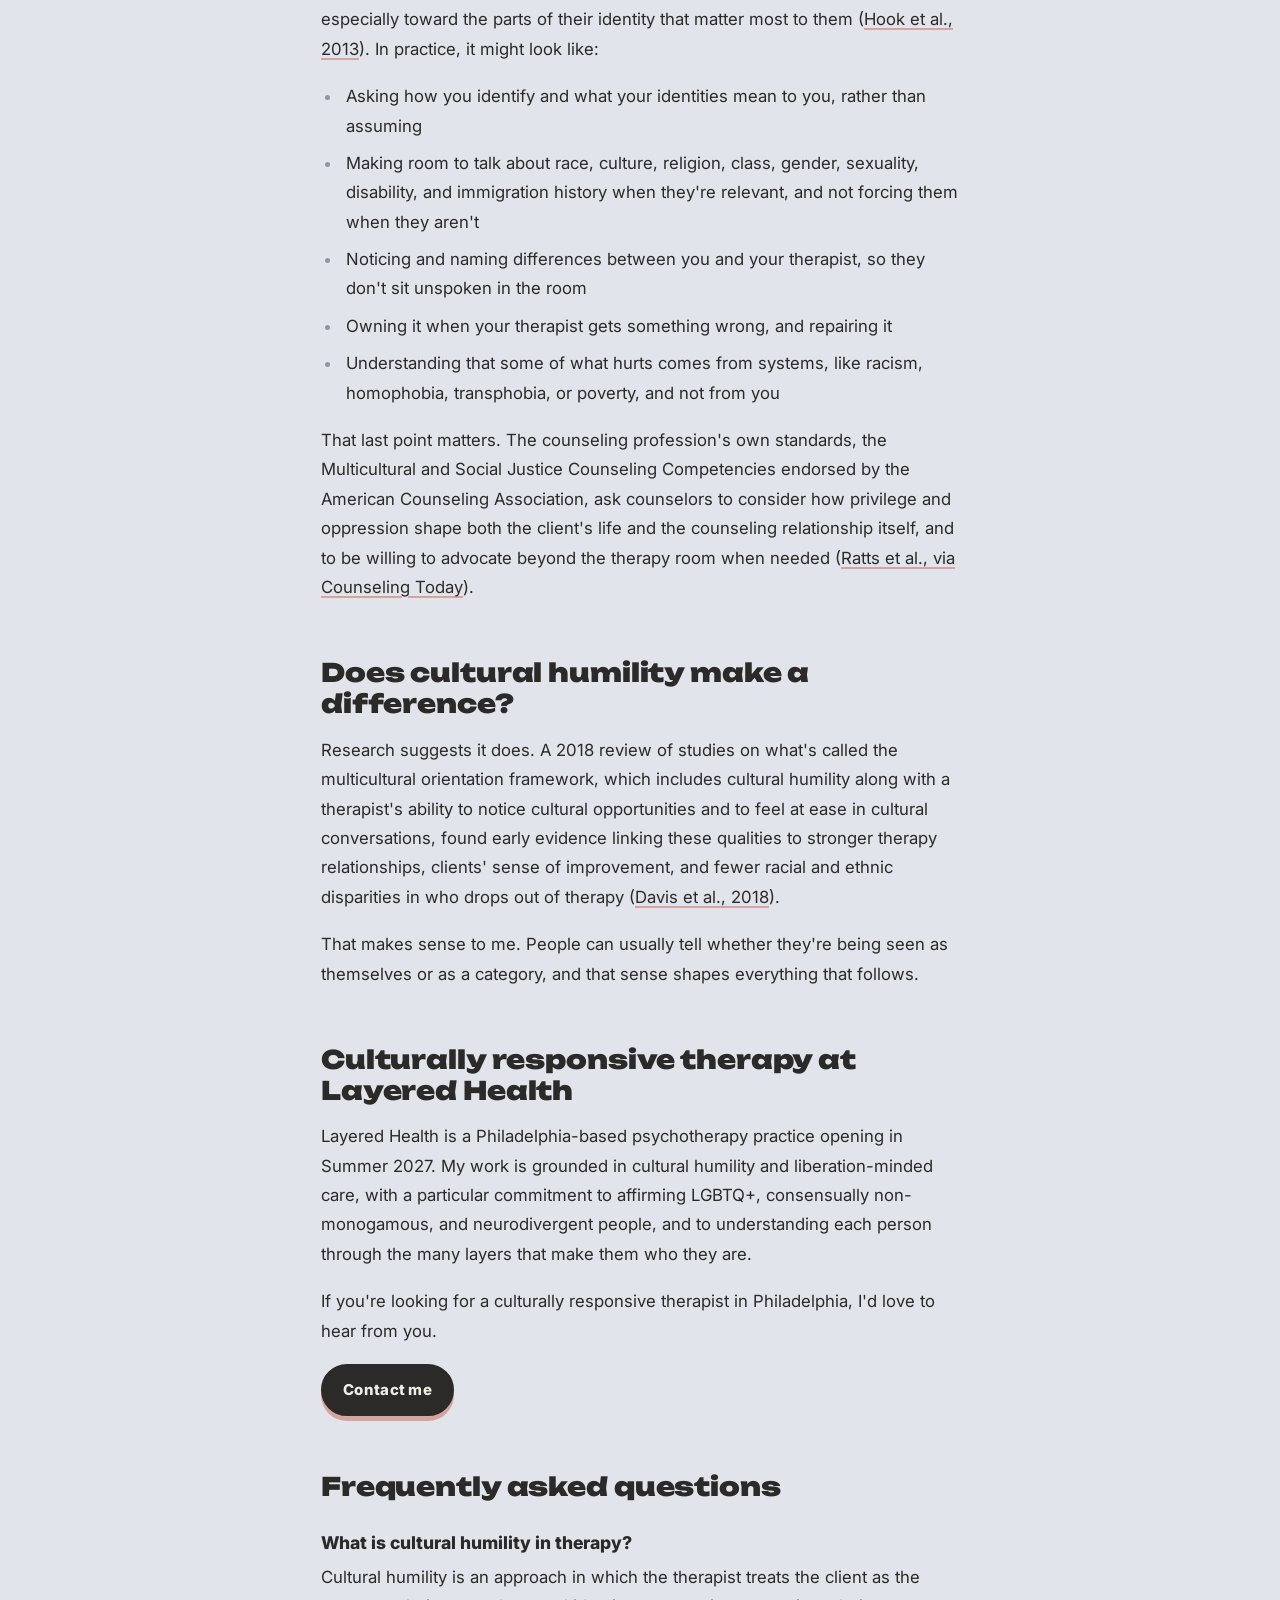
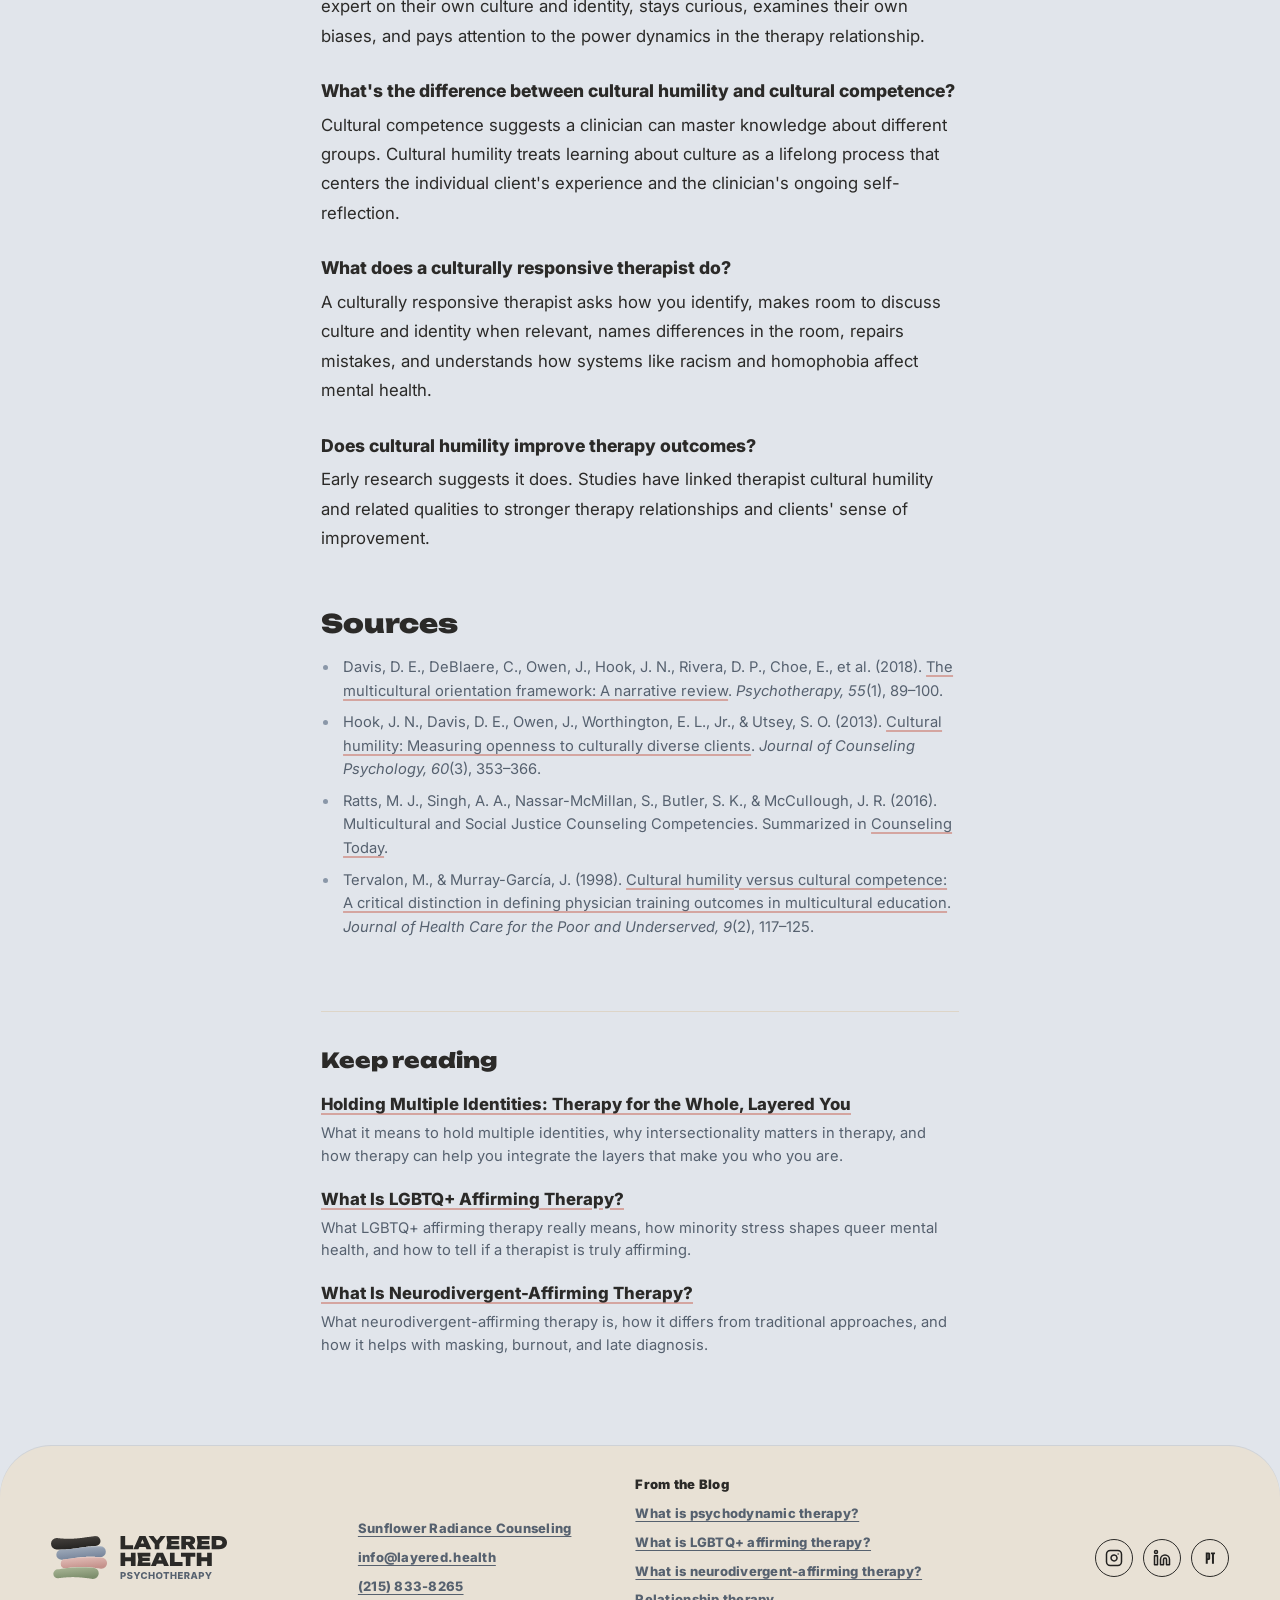
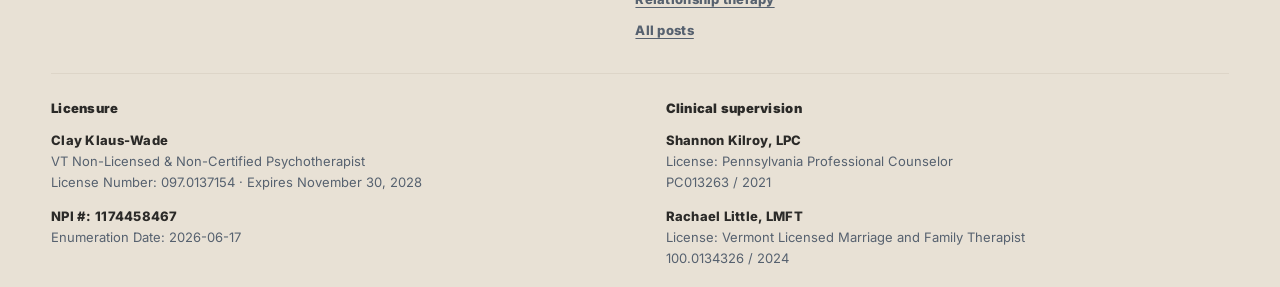
<file: blog/cultural-humility-in-therapy/index.html>
<!DOCTYPE html>
<html lang="en">
<head>
<meta charset="utf-8">
<meta name="viewport" content="width=device-width, initial-scale=1">
<title>Cultural Humility in Therapy: What It Is and Why It Matters | Layered Health</title>
<meta name="description" content="What cultural humility and cultural responsiveness mean in therapy, how they differ from cultural competence, and what the research says about why they matter.">
<link rel="canonical" href="https://layered.health/blog/cultural-humility-in-therapy">
<meta property="og:type" content="article">
<meta property="og:site_name" content="Layered Health">
<meta property="og:title" content="Cultural Humility in Therapy: What It Is and Why It Matters">
<meta property="og:description" content="What cultural humility and cultural responsiveness mean in therapy, how they differ from cultural competence, and what the research says about why they matter.">
<meta property="og:url" content="https://layered.health/blog/cultural-humility-in-therapy">
<meta property="article:published_time" content="2026-10-16">
<meta property="article:author" content="Clay Klaus-Wade">
<meta name="twitter:card" content="summary">
<meta name="twitter:title" content="Cultural Humility in Therapy: What It Is and Why It Matters">
<meta name="twitter:description" content="What cultural humility and cultural responsiveness mean in therapy, how they differ from cultural competence, and what the research says about why they matter.">
<link rel="icon" href="../../assets/layered-mark.svg" type="image/svg+xml">
<link rel="preconnect" href="https://fonts.googleapis.com">
<link rel="preconnect" href="https://fonts.gstatic.com" crossorigin>
<link rel="stylesheet" href="https://fonts.googleapis.com/css2?family=Inter:ital,wght@0,400;0,800;0,900;1,400&family=Unbounded:wght@900&display=swap">
<script>document.documentElement.classList.add('js')</script>
<link rel="stylesheet" href="../../styles.css?v=v4-17">
<script type="application/ld+json">
{
  "@context": "https://schema.org",
  "@graph": [
    {
      "@type": "BlogPosting",
      "@id": "https://layered.health/blog/cultural-humility-in-therapy#article",
      "headline": "Cultural Humility in Therapy: What It Is and Why It Matters",
      "description": "What cultural humility and cultural responsiveness mean in therapy, how they differ from cultural competence, and what the research says about why they matter.",
      "url": "https://layered.health/blog/cultural-humility-in-therapy",
      "datePublished": "2026-10-16",
      "dateModified": "2026-10-16",
      "inLanguage": "en-US",
      "author": {
        "@type": "Person",
        "@id": "https://layered.health/#clay",
        "name": "Clay Klaus-Wade",
        "affiliation": [
          {
            "@type": "Organization",
            "name": "Philadelphia Society for Psychoanalytic Psychology",
            "url": "https://www.pspp.org"
          }
        ],
        "alumniOf": {
          "@type": "CollegeOrUniversity",
          "name": "University of Pennsylvania"
        }
      },
      "publisher": {
        "@type": "Organization",
        "@id": "https://layered.health/#org",
        "name": "Layered Health",
        "url": "https://layered.health",
        "areaServed": {
          "@type": "City",
          "name": "Philadelphia"
        }
      },
      "keywords": "cultural humility therapy, culturally responsive therapist Philadelphia, cultural humility vs cultural competence, multicultural counseling, culturally responsive therapy, social justice counseling",
      "citation": [
        "https://societyforpsychotherapy.org/the-multicultural-orientation-framework/",
        "https://doi.org/10.1037/a0032595",
        "https://ctarchive.counseling.org/2016/01/multicultural-and-social-justice-counseling-competencies-practical-applications-in-counseling/",
        "https://med.umn.edu/sites/med.umn.edu/files/cultural_humility_versus_cultural_competence.jhealthpoorunderserved.1998.pdf"
      ]
    },
    {
      "@type": "FAQPage",
      "@id": "https://layered.health/blog/cultural-humility-in-therapy#faq",
      "mainEntity": [
        {
          "@type": "Question",
          "name": "What is cultural humility in therapy?",
          "acceptedAnswer": {
            "@type": "Answer",
            "text": "Cultural humility is an approach in which the therapist treats the client as the expert on their own culture and identity, stays curious, examines their own biases, and pays attention to the power dynamics in the therapy relationship."
          }
        },
        {
          "@type": "Question",
          "name": "What's the difference between cultural humility and cultural competence?",
          "acceptedAnswer": {
            "@type": "Answer",
            "text": "Cultural competence suggests a clinician can master knowledge about different groups. Cultural humility treats learning about culture as a lifelong process that centers the individual client's experience and the clinician's ongoing self-reflection."
          }
        },
        {
          "@type": "Question",
          "name": "What does a culturally responsive therapist do?",
          "acceptedAnswer": {
            "@type": "Answer",
            "text": "A culturally responsive therapist asks how you identify, makes room to discuss culture and identity when relevant, names differences in the room, repairs mistakes, and understands how systems like racism and homophobia affect mental health."
          }
        },
        {
          "@type": "Question",
          "name": "Does cultural humility improve therapy outcomes?",
          "acceptedAnswer": {
            "@type": "Answer",
            "text": "Early research suggests it does. Studies have linked therapist cultural humility and related qualities to stronger therapy relationships and clients' sense of improvement."
          }
        }
      ]
    }
  ]
}
</script>
</head>
<body class="page-post">
<header class="site-header" data-sticky>
  <a class="lockup" href="../../index.html" aria-label="Layered Health Psychotherapy, home"><img src="../../assets/layered-health-lockup-expressive.svg?v=3" alt="" width="176" height="44"></a>
  <nav class="site-nav" aria-label="Main">
    <div class="nav-links" id="nav-menu">
      <a class="nav-link nav-home" href="../../index.html">Home</a>
      <a class="nav-link" href="../../about.html">About</a>
      <a class="nav-link nav-services" href="../../what-we-offer/">Services</a>
      <a class="nav-link" href="mailto:info@layered.health">Contact</a>
    </div>
    <a class="nav-btn nav-book" href="https://www.psychologytoday.com/us/therapists/clay-klaus-wade-glenolden-pa/1806016" target="_blank" rel="noopener noreferrer">Book a consult<span class="sr-only"> (opens in a new tab)</span></a>
    <button class="nav-toggle" type="button" aria-expanded="false" aria-controls="nav-menu" aria-label="Menu"><span></span><span></span><span></span></button>
  </nav>
</header>

<main>
  <article class="section post">
    <header class="post-head">
      <h1>Cultural Humility in Therapy: What It Is and Why It Matters</h1>
      <p class="post-meta">By Clay Klaus-Wade · <time datetime="2026-10-16">October 16, 2026</time></p>
    </header>
    <div class="post-body">
      <h2>The short answer</h2>
      <p>Cultural humility is a way of approaching therapy that assumes the client, not the therapist, is the expert on their own life and culture. Instead of claiming to already understand someone because of a training or a textbook, a culturally humble therapist stays curious, keeps examining their own assumptions, and pays attention to the power that comes with sitting in the therapist&#39;s chair. Cultural responsiveness is what that stance looks like in action: adapting the work to fit who you actually are.</p>
      <p>For many people, it&#39;s the difference between a therapist who seems to be filling in a form about them and one who&#39;s genuinely trying to know them.</p>
      <h2>Cultural humility vs. cultural competence</h2>
      <p>For years, the dominant idea in health care was cultural competence: the notion that clinicians could learn enough about different groups to work with them effectively. In 1998, physicians Melanie Tervalon and Jann Murray-García pushed back on that idea, arguing that culture can&#39;t be mastered like a finite body of knowledge, and that thinking it can risks turning people into stereotypes (<a href="https://med.umn.edu/sites/med.umn.edu/files/cultural_humility_versus_cultural_competence.jhealthpoorunderserved.1998.pdf">Tervalon &amp; Murray-García, 1998</a>).</p>
      <p>They proposed cultural humility instead, built on three commitments:</p>
      <ul>
      <li><strong>Lifelong self-reflection:</strong> continually examining your own assumptions, biases, and cultural identity</li>
      <li><strong>Addressing power imbalances:</strong> recognizing the authority that comes with the clinician&#39;s role, and letting people define their own concerns</li>
      <li><strong>Partnership:</strong> building respectful, non-paternalistic relationships with individuals and communities</li>
      </ul>
      <p>Knowledge still matters. A therapist should understand the histories, communities, and systems that shape people&#39;s lives. But knowledge is a starting point, not a finish line, and it never replaces asking you what something means to you.</p>
      <h2>What does cultural humility look like in a therapy room?</h2>
      <p>Psychologist Joshua Hook and his colleagues described cultural humility in therapy as an interpersonal stance that&#39;s oriented toward the other person, especially toward the parts of their identity that matter most to them (<a href="https://doi.org/10.1037/a0032595">Hook et al., 2013</a>). In practice, it might look like:</p>
      <ul>
      <li>Asking how you identify and what your identities mean to you, rather than assuming</li>
      <li>Making room to talk about race, culture, religion, class, gender, sexuality, disability, and immigration history when they&#39;re relevant, and not forcing them when they aren&#39;t</li>
      <li>Noticing and naming differences between you and your therapist, so they don&#39;t sit unspoken in the room</li>
      <li>Owning it when your therapist gets something wrong, and repairing it</li>
      <li>Understanding that some of what hurts comes from systems, like racism, homophobia, transphobia, or poverty, and not from you</li>
      </ul>
      <p>That last point matters. The counseling profession&#39;s own standards, the Multicultural and Social Justice Counseling Competencies endorsed by the American Counseling Association, ask counselors to consider how privilege and oppression shape both the client&#39;s life and the counseling relationship itself, and to be willing to advocate beyond the therapy room when needed (<a href="https://ctarchive.counseling.org/2016/01/multicultural-and-social-justice-counseling-competencies-practical-applications-in-counseling/">Ratts et al., via Counseling Today</a>).</p>
      <h2>Does cultural humility make a difference?</h2>
      <p>Research suggests it does. A 2018 review of studies on what&#39;s called the multicultural orientation framework, which includes cultural humility along with a therapist&#39;s ability to notice cultural opportunities and to feel at ease in cultural conversations, found early evidence linking these qualities to stronger therapy relationships, clients&#39; sense of improvement, and fewer racial and ethnic disparities in who drops out of therapy (<a href="https://societyforpsychotherapy.org/the-multicultural-orientation-framework/">Davis et al., 2018</a>).</p>
      <p>That makes sense to me. People can usually tell whether they&#39;re being seen as themselves or as a category, and that sense shapes everything that follows.</p>
      <h2>Culturally responsive therapy at Layered Health</h2>
      <p>Layered Health is a Philadelphia-based psychotherapy practice opening in Summer 2027. My work is grounded in cultural humility and liberation-minded care, with a particular commitment to affirming LGBTQ+, consensually non-monogamous, and neurodivergent people, and to understanding each person through the many layers that make them who they are.</p>
      <p>If you&#39;re looking for a culturally responsive therapist in Philadelphia, I&#39;d love to hear from you.</p>
      <p class="post-cta"><a class="button button-sm" href="https://www.psychologytoday.com/us/therapists/clay-klaus-wade-glenolden-pa/1806016" target="_blank" rel="noopener noreferrer">Contact me</a></p>
      <h2>Frequently asked questions</h2>
      <h3>What is cultural humility in therapy?</h3>
      <p>Cultural humility is an approach in which the therapist treats the client as the expert on their own culture and identity, stays curious, examines their own biases, and pays attention to the power dynamics in the therapy relationship.</p>
      <h3>What&#39;s the difference between cultural humility and cultural competence?</h3>
      <p>Cultural competence suggests a clinician can master knowledge about different groups. Cultural humility treats learning about culture as a lifelong process that centers the individual client&#39;s experience and the clinician&#39;s ongoing self-reflection.</p>
      <h3>What does a culturally responsive therapist do?</h3>
      <p>A culturally responsive therapist asks how you identify, makes room to discuss culture and identity when relevant, names differences in the room, repairs mistakes, and understands how systems like racism and homophobia affect mental health.</p>
      <h3>Does cultural humility improve therapy outcomes?</h3>
      <p>Early research suggests it does. Studies have linked therapist cultural humility and related qualities to stronger therapy relationships and clients&#39; sense of improvement.</p>
      <h2>Sources</h2>
      <ul>
      <li>Davis, D. E., DeBlaere, C., Owen, J., Hook, J. N., Rivera, D. P., Choe, E., et al. (2018). <a href="https://societyforpsychotherapy.org/the-multicultural-orientation-framework/">The multicultural orientation framework: A narrative review</a>. <em>Psychotherapy, 55</em>(1), 89–100.</li>
      <li>Hook, J. N., Davis, D. E., Owen, J., Worthington, E. L., Jr., &amp; Utsey, S. O. (2013). <a href="https://doi.org/10.1037/a0032595">Cultural humility: Measuring openness to culturally diverse clients</a>. <em>Journal of Counseling Psychology, 60</em>(3), 353–366.</li>
      <li>Ratts, M. J., Singh, A. A., Nassar-McMillan, S., Butler, S. K., &amp; McCullough, J. R. (2016). Multicultural and Social Justice Counseling Competencies. Summarized in <a href="https://ctarchive.counseling.org/2016/01/multicultural-and-social-justice-counseling-competencies-practical-applications-in-counseling/">Counseling Today</a>.</li>
      <li>Tervalon, M., &amp; Murray-García, J. (1998). <a href="https://med.umn.edu/sites/med.umn.edu/files/cultural_humility_versus_cultural_competence.jhealthpoorunderserved.1998.pdf">Cultural humility versus cultural competence: A critical distinction in defining physician training outcomes in multicultural education</a>. <em>Journal of Health Care for the Poor and Underserved, 9</em>(2), 117–125.</li>
      </ul>
    </div>
    <aside class="post-related" aria-labelledby="related-title">
      <h2 id="related-title">Keep reading</h2>
      <ul>
        <li><a href="../layered-identities/">Holding Multiple Identities: Therapy for the Whole, Layered You</a><p>What it means to hold multiple identities, why intersectionality matters in therapy, and how therapy can help you integrate the layers that make you who you are.</p></li>
        <li><a href="../lgbtq-affirming-therapy/">What Is LGBTQ+ Affirming Therapy?</a><p>What LGBTQ+ affirming therapy really means, how minority stress shapes queer mental health, and how to tell if a therapist is truly affirming.</p></li>
        <li><a href="../neurodivergent-affirming-therapy/">What Is Neurodivergent-Affirming Therapy?</a><p>What neurodivergent-affirming therapy is, how it differs from traditional approaches, and how it helps with masking, burnout, and late diagnosis.</p></li>
      </ul>
    </aside>
  </article>
</main>

<footer class="site-footer">
  <div class="footer-grid">
    <a class="lockup" href="../../index.html" aria-label="Layered Health Psychotherapy, home"><img src="../../assets/layered-health-lockup-expressive.svg?v=3" alt="" width="176" height="44"></a>
    <div class="footer-links">
      <a href="https://www.sunflowerradiance.com/clay-klaus-wade" target="_blank" rel="noopener noreferrer">Sunflower Radiance Counseling</a>
      <a href="mailto:info@layered.health">info@layered.health</a>
      <a href="tel:+12158338265">(215) 833-8265</a>
    </div>
    <div class="footer-blog">
      <p class="footer-label">From the Blog</p>
      <a href="../../blog/what-is-psychodynamic-therapy/">What is psychodynamic therapy?</a>
      <a href="../../blog/lgbtq-affirming-therapy/">What is LGBTQ+ affirming therapy?</a>
      <a href="../../blog/neurodivergent-affirming-therapy/">What is neurodivergent-affirming therapy?</a>
      <a href="../../blog/relationship-therapy/">Relationship therapy</a>
      <a class="footer-all" href="../../blog/">All posts</a>
    </div>
    <div class="social">
      <a href="https://www.instagram.com/layeredhealth/" target="_blank" rel="noopener noreferrer" aria-label="Instagram, @layeredhealth"><img src="../../assets/instagram.svg" alt=""></a>
      <a href="https://www.linkedin.com/company/layeredhealth/" target="_blank" rel="noopener noreferrer" aria-label="LinkedIn, Layered Health"><img src="../../assets/linkedin.svg" alt=""></a>
      <a href="https://www.psychologytoday.com/us/therapists/clay-klaus-wade-glenolden-pa/1806016" target="_blank" rel="noopener noreferrer" aria-label="Psychology Today"><img src="../../assets/psychology-today.png" alt=""></a>
    </div>
  </div>
  <div class="footer-creds">
    <div class="footer-cred-group">
      <p class="footer-label">Licensure</p>
      <dl class="footer-cred-list">
        <div class="footer-cred"><dt>Clay Klaus-Wade</dt><dd>VT Non-Licensed &amp; Non-Certified Psychotherapist</dd><dd>License Number: 097.0137154 · Expires November 30, 2028</dd></div>
        <div class="footer-cred"><dt>NPI #: 1174458467</dt><dd>Enumeration Date: 2026-06-17</dd></div>
      </dl>
    </div>
    <div class="footer-cred-group">
      <p class="footer-label">Clinical supervision</p>
      <dl class="footer-cred-list">
        <div class="footer-cred"><dt>Shannon Kilroy, LPC</dt><dd>License: Pennsylvania Professional Counselor</dd><dd>PC013263 / 2021</dd></div>
        <div class="footer-cred"><dt>Rachael Little, LMFT</dt><dd>License: Vermont Licensed Marriage and Family Therapist</dd><dd>100.0134326 / 2024</dd></div>
      </dl>
    </div>
  </div>
</footer>
<script src="../../main.js?v=v4-2" defer></script>
</body>
</html>
</file>
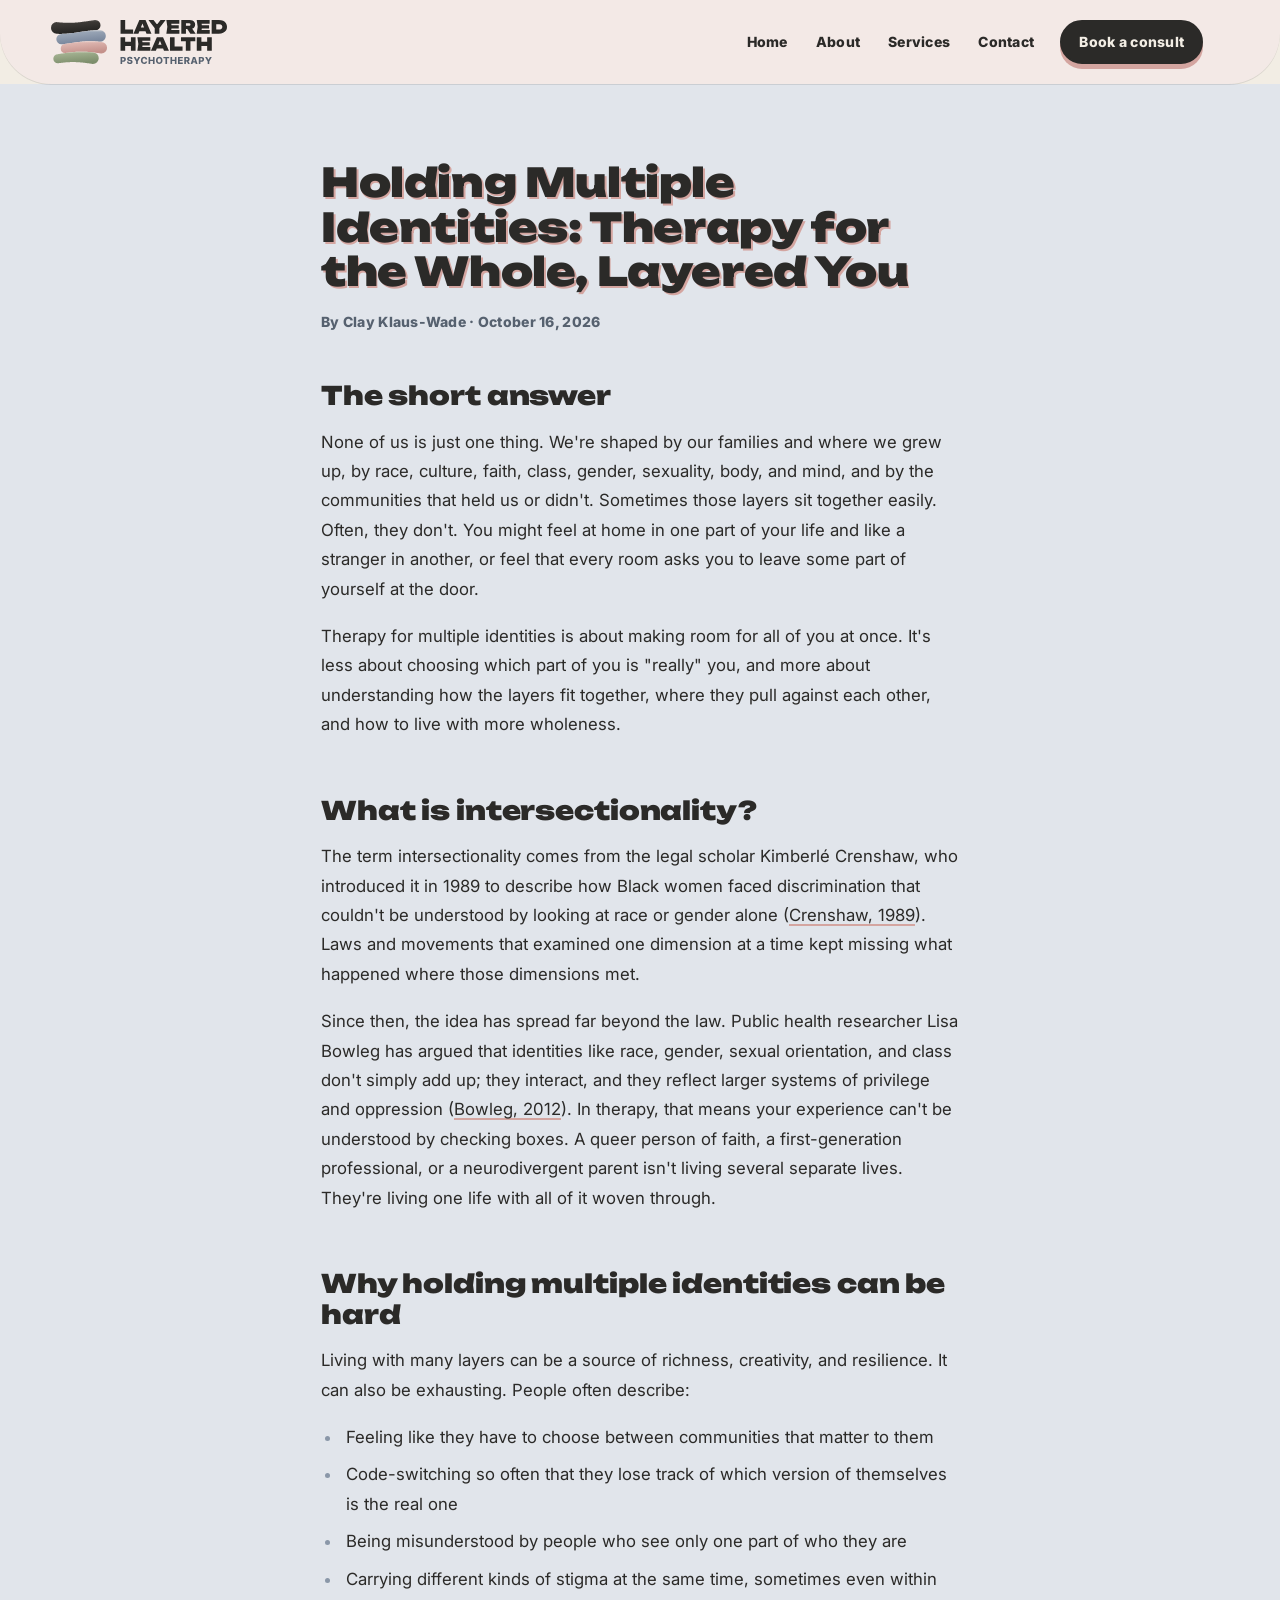
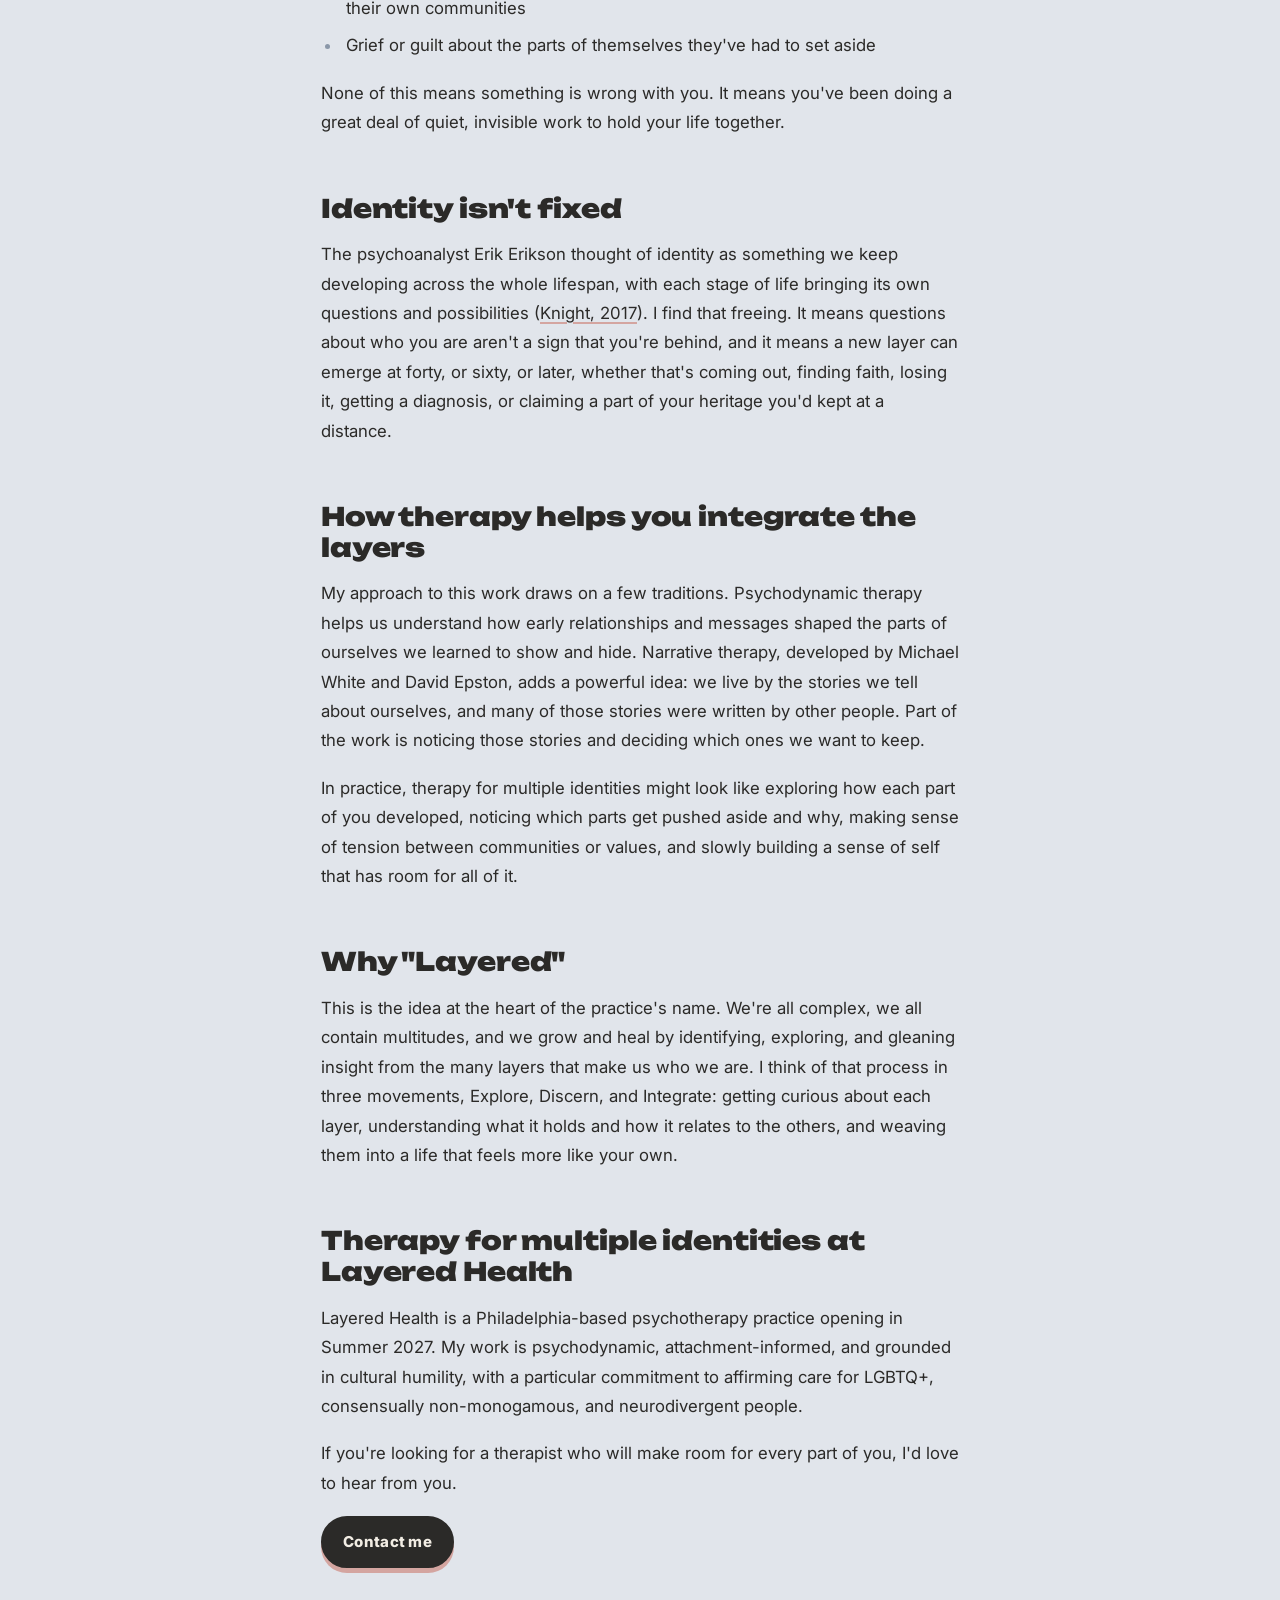
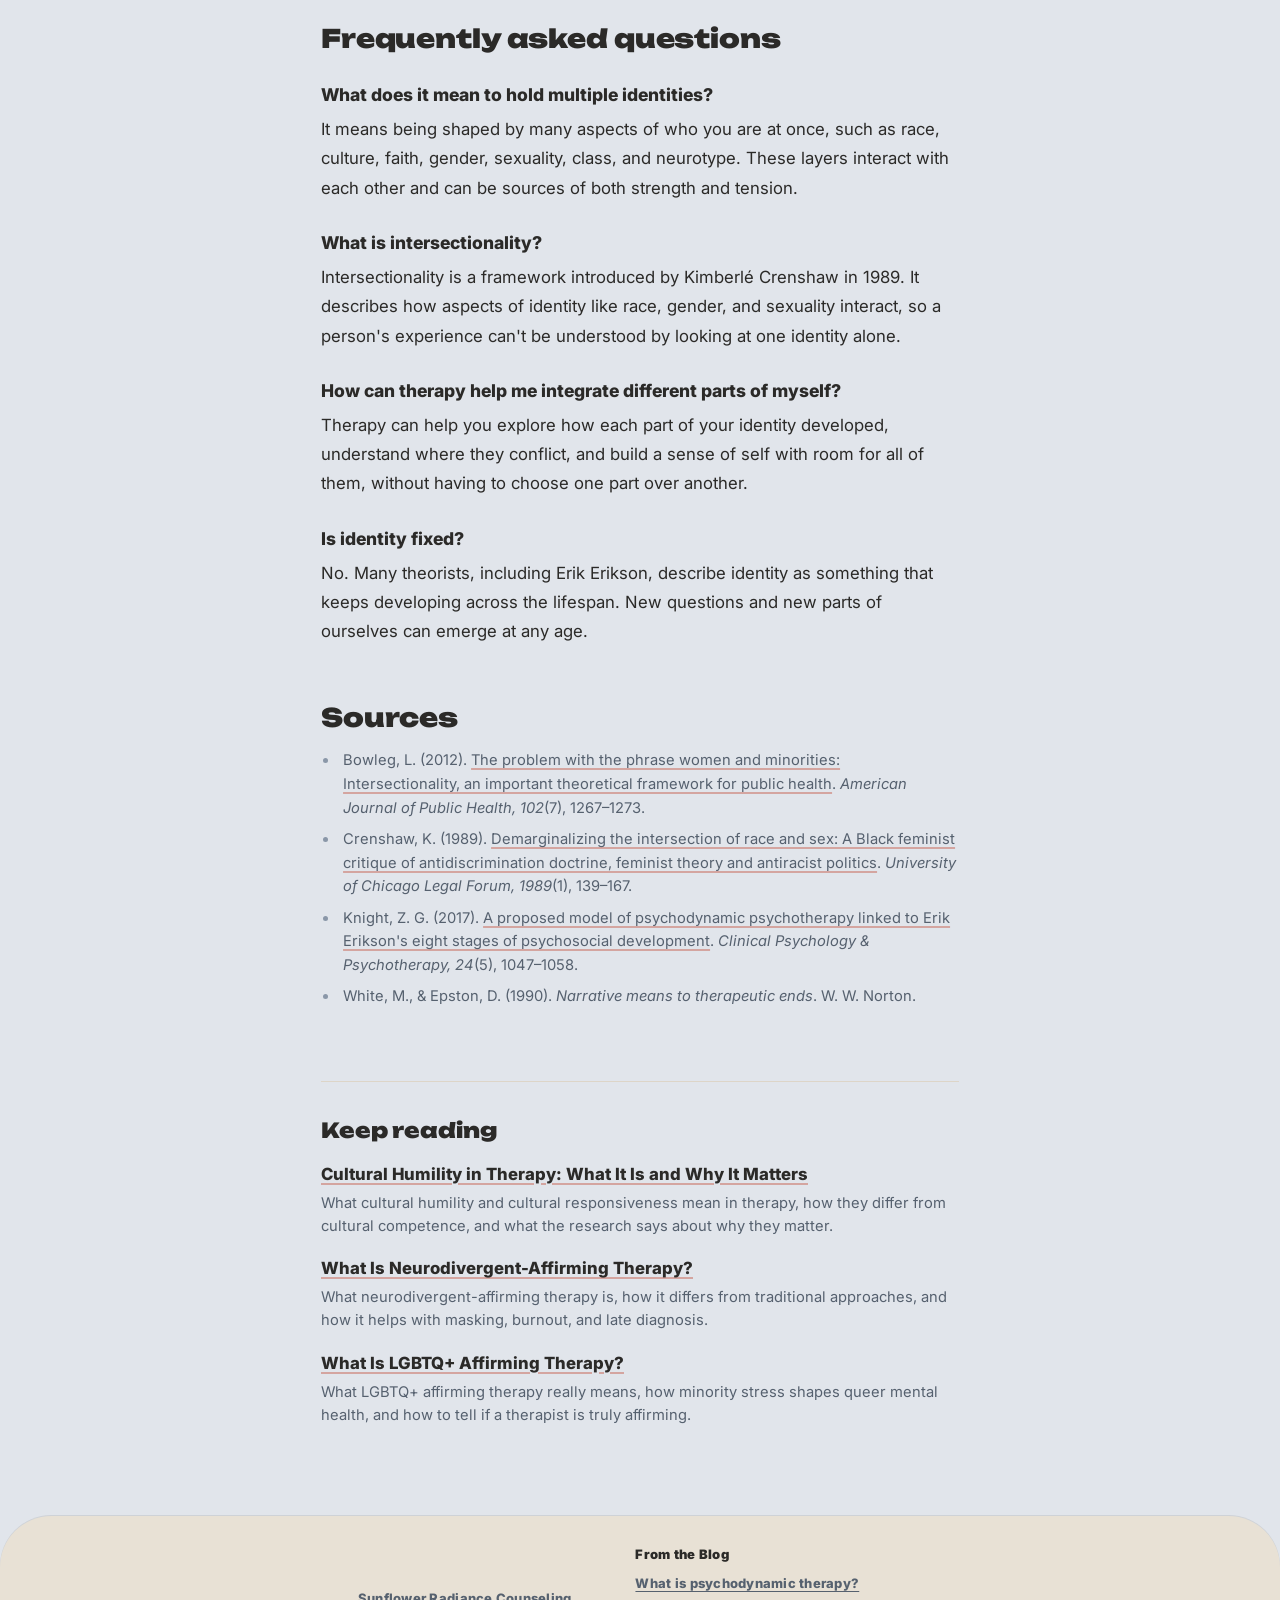
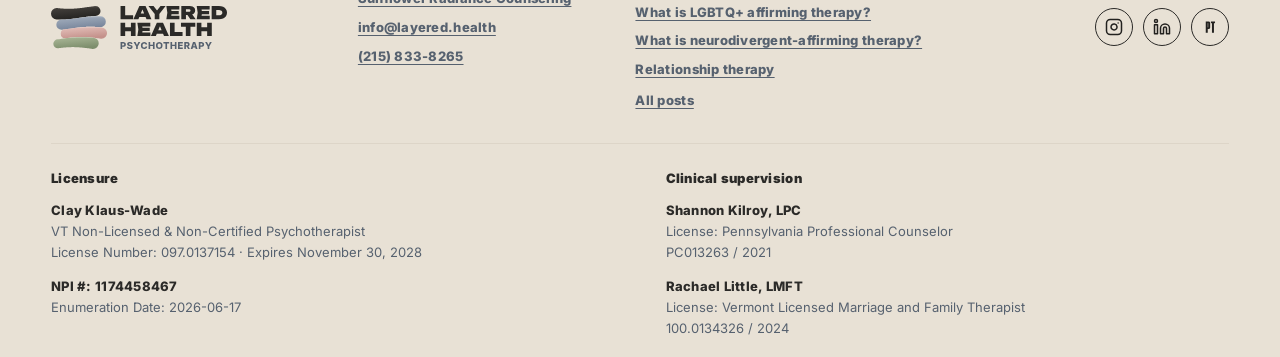
<file: blog/layered-identities/index.html>
<!DOCTYPE html>
<html lang="en">
<head>
<meta charset="utf-8">
<meta name="viewport" content="width=device-width, initial-scale=1">
<title>Holding Multiple Identities: Therapy for the Whole, Layered You | Layered Health</title>
<meta name="description" content="What it means to hold multiple identities, why intersectionality matters in therapy, and how therapy can help you integrate the layers that make you who you are.">
<link rel="canonical" href="https://layered.health/blog/layered-identities">
<meta property="og:type" content="article">
<meta property="og:site_name" content="Layered Health">
<meta property="og:title" content="Holding Multiple Identities: Therapy for the Whole, Layered You">
<meta property="og:description" content="What it means to hold multiple identities, why intersectionality matters in therapy, and how therapy can help you integrate the layers that make you who you are.">
<meta property="og:url" content="https://layered.health/blog/layered-identities">
<meta property="article:published_time" content="2026-10-16">
<meta property="article:author" content="Clay Klaus-Wade">
<meta name="twitter:card" content="summary">
<meta name="twitter:title" content="Holding Multiple Identities: Therapy for the Whole, Layered You">
<meta name="twitter:description" content="What it means to hold multiple identities, why intersectionality matters in therapy, and how therapy can help you integrate the layers that make you who you are.">
<link rel="icon" href="../../assets/layered-mark.svg" type="image/svg+xml">
<link rel="preconnect" href="https://fonts.googleapis.com">
<link rel="preconnect" href="https://fonts.gstatic.com" crossorigin>
<link rel="stylesheet" href="https://fonts.googleapis.com/css2?family=Inter:ital,wght@0,400;0,800;0,900;1,400&family=Unbounded:wght@900&display=swap">
<script>document.documentElement.classList.add('js')</script>
<link rel="stylesheet" href="../../styles.css?v=v4-17">
<script type="application/ld+json">
{
  "@context": "https://schema.org",
  "@graph": [
    {
      "@type": "BlogPosting",
      "@id": "https://layered.health/blog/layered-identities#article",
      "headline": "Holding Multiple Identities: Therapy for the Whole, Layered You",
      "description": "What it means to hold multiple identities, why intersectionality matters in therapy, and how therapy can help you integrate the layers that make you who you are.",
      "url": "https://layered.health/blog/layered-identities",
      "datePublished": "2026-10-16",
      "dateModified": "2026-10-16",
      "inLanguage": "en-US",
      "author": {
        "@type": "Person",
        "@id": "https://layered.health/#clay",
        "name": "Clay Klaus-Wade",
        "affiliation": [
          {
            "@type": "Organization",
            "name": "Philadelphia Society for Psychoanalytic Psychology",
            "url": "https://www.pspp.org"
          }
        ],
        "alumniOf": {
          "@type": "CollegeOrUniversity",
          "name": "University of Pennsylvania"
        }
      },
      "publisher": {
        "@type": "Organization",
        "@id": "https://layered.health/#org",
        "name": "Layered Health",
        "url": "https://layered.health",
        "areaServed": {
          "@type": "City",
          "name": "Philadelphia"
        }
      },
      "keywords": "intersectional therapy Philadelphia, identity-focused therapy, therapy for complex identity, intersectionality, holding multiple identities, identity development, narrative therapy",
      "citation": [
        "https://drum.lib.umd.edu/items/9ef77322-0f79-4993-af61-49182d979645/full",
        "https://scholarship.law.columbia.edu/faculty_scholarship/3007",
        "https://pubmed.ncbi.nlm.nih.gov/28124459/"
      ]
    },
    {
      "@type": "FAQPage",
      "@id": "https://layered.health/blog/layered-identities#faq",
      "mainEntity": [
        {
          "@type": "Question",
          "name": "What does it mean to hold multiple identities?",
          "acceptedAnswer": {
            "@type": "Answer",
            "text": "It means being shaped by many aspects of who you are at once, such as race, culture, faith, gender, sexuality, class, and neurotype. These layers interact with each other and can be sources of both strength and tension."
          }
        },
        {
          "@type": "Question",
          "name": "What is intersectionality?",
          "acceptedAnswer": {
            "@type": "Answer",
            "text": "Intersectionality is a framework introduced by Kimberlé Crenshaw in 1989. It describes how aspects of identity like race, gender, and sexuality interact, so a person's experience can't be understood by looking at one identity alone."
          }
        },
        {
          "@type": "Question",
          "name": "How can therapy help me integrate different parts of myself?",
          "acceptedAnswer": {
            "@type": "Answer",
            "text": "Therapy can help you explore how each part of your identity developed, understand where they conflict, and build a sense of self with room for all of them, without having to choose one part over another."
          }
        },
        {
          "@type": "Question",
          "name": "Is identity fixed?",
          "acceptedAnswer": {
            "@type": "Answer",
            "text": "No. Many theorists, including Erik Erikson, describe identity as something that keeps developing across the lifespan. New questions and new parts of ourselves can emerge at any age."
          }
        }
      ]
    }
  ]
}
</script>
</head>
<body class="page-post">
<header class="site-header" data-sticky>
  <a class="lockup" href="../../index.html" aria-label="Layered Health Psychotherapy, home"><img src="../../assets/layered-health-lockup-expressive.svg?v=3" alt="" width="176" height="44"></a>
  <nav class="site-nav" aria-label="Main">
    <div class="nav-links" id="nav-menu">
      <a class="nav-link nav-home" href="../../index.html">Home</a>
      <a class="nav-link" href="../../about.html">About</a>
      <a class="nav-link nav-services" href="../../what-we-offer/">Services</a>
      <a class="nav-link" href="mailto:info@layered.health">Contact</a>
    </div>
    <a class="nav-btn nav-book" href="https://www.psychologytoday.com/us/therapists/clay-klaus-wade-glenolden-pa/1806016" target="_blank" rel="noopener noreferrer">Book a consult<span class="sr-only"> (opens in a new tab)</span></a>
    <button class="nav-toggle" type="button" aria-expanded="false" aria-controls="nav-menu" aria-label="Menu"><span></span><span></span><span></span></button>
  </nav>
</header>

<main>
  <article class="section post">
    <header class="post-head">
      <h1>Holding Multiple Identities: Therapy for the Whole, Layered You</h1>
      <p class="post-meta">By Clay Klaus-Wade · <time datetime="2026-10-16">October 16, 2026</time></p>
    </header>
    <div class="post-body">
      <h2>The short answer</h2>
      <p>None of us is just one thing. We&#39;re shaped by our families and where we grew up, by race, culture, faith, class, gender, sexuality, body, and mind, and by the communities that held us or didn&#39;t. Sometimes those layers sit together easily. Often, they don&#39;t. You might feel at home in one part of your life and like a stranger in another, or feel that every room asks you to leave some part of yourself at the door.</p>
      <p>Therapy for multiple identities is about making room for all of you at once. It&#39;s less about choosing which part of you is &quot;really&quot; you, and more about understanding how the layers fit together, where they pull against each other, and how to live with more wholeness.</p>
      <h2>What is intersectionality?</h2>
      <p>The term intersectionality comes from the legal scholar Kimberlé Crenshaw, who introduced it in 1989 to describe how Black women faced discrimination that couldn&#39;t be understood by looking at race or gender alone (<a href="https://scholarship.law.columbia.edu/faculty_scholarship/3007">Crenshaw, 1989</a>). Laws and movements that examined one dimension at a time kept missing what happened where those dimensions met.</p>
      <p>Since then, the idea has spread far beyond the law. Public health researcher Lisa Bowleg has argued that identities like race, gender, sexual orientation, and class don&#39;t simply add up; they interact, and they reflect larger systems of privilege and oppression (<a href="https://drum.lib.umd.edu/items/9ef77322-0f79-4993-af61-49182d979645/full">Bowleg, 2012</a>). In therapy, that means your experience can&#39;t be understood by checking boxes. A queer person of faith, a first-generation professional, or a neurodivergent parent isn&#39;t living several separate lives. They&#39;re living one life with all of it woven through.</p>
      <h2>Why holding multiple identities can be hard</h2>
      <p>Living with many layers can be a source of richness, creativity, and resilience. It can also be exhausting. People often describe:</p>
      <ul>
      <li>Feeling like they have to choose between communities that matter to them</li>
      <li>Code-switching so often that they lose track of which version of themselves is the real one</li>
      <li>Being misunderstood by people who see only one part of who they are</li>
      <li>Carrying different kinds of stigma at the same time, sometimes even within their own communities</li>
      <li>Grief or guilt about the parts of themselves they&#39;ve had to set aside</li>
      </ul>
      <p>None of this means something is wrong with you. It means you&#39;ve been doing a great deal of quiet, invisible work to hold your life together.</p>
      <h2>Identity isn&#39;t fixed</h2>
      <p>The psychoanalyst Erik Erikson thought of identity as something we keep developing across the whole lifespan, with each stage of life bringing its own questions and possibilities (<a href="https://pubmed.ncbi.nlm.nih.gov/28124459/">Knight, 2017</a>). I find that freeing. It means questions about who you are aren&#39;t a sign that you&#39;re behind, and it means a new layer can emerge at forty, or sixty, or later, whether that&#39;s coming out, finding faith, losing it, getting a diagnosis, or claiming a part of your heritage you&#39;d kept at a distance.</p>
      <h2>How therapy helps you integrate the layers</h2>
      <p>My approach to this work draws on a few traditions. Psychodynamic therapy helps us understand how early relationships and messages shaped the parts of ourselves we learned to show and hide. Narrative therapy, developed by Michael White and David Epston, adds a powerful idea: we live by the stories we tell about ourselves, and many of those stories were written by other people. Part of the work is noticing those stories and deciding which ones we want to keep.</p>
      <p>In practice, therapy for multiple identities might look like exploring how each part of you developed, noticing which parts get pushed aside and why, making sense of tension between communities or values, and slowly building a sense of self that has room for all of it.</p>
      <h2>Why &quot;Layered&quot;</h2>
      <p>This is the idea at the heart of the practice&#39;s name. We&#39;re all complex, we all contain multitudes, and we grow and heal by identifying, exploring, and gleaning insight from the many layers that make us who we are. I think of that process in three movements, Explore, Discern, and Integrate: getting curious about each layer, understanding what it holds and how it relates to the others, and weaving them into a life that feels more like your own.</p>
      <h2>Therapy for multiple identities at Layered Health</h2>
      <p>Layered Health is a Philadelphia-based psychotherapy practice opening in Summer 2027. My work is psychodynamic, attachment-informed, and grounded in cultural humility, with a particular commitment to affirming care for LGBTQ+, consensually non-monogamous, and neurodivergent people.</p>
      <p>If you&#39;re looking for a therapist who will make room for every part of you, I&#39;d love to hear from you.</p>
      <p class="post-cta"><a class="button button-sm" href="https://www.psychologytoday.com/us/therapists/clay-klaus-wade-glenolden-pa/1806016" target="_blank" rel="noopener noreferrer">Contact me</a></p>
      <h2>Frequently asked questions</h2>
      <h3>What does it mean to hold multiple identities?</h3>
      <p>It means being shaped by many aspects of who you are at once, such as race, culture, faith, gender, sexuality, class, and neurotype. These layers interact with each other and can be sources of both strength and tension.</p>
      <h3>What is intersectionality?</h3>
      <p>Intersectionality is a framework introduced by Kimberlé Crenshaw in 1989. It describes how aspects of identity like race, gender, and sexuality interact, so a person&#39;s experience can&#39;t be understood by looking at one identity alone.</p>
      <h3>How can therapy help me integrate different parts of myself?</h3>
      <p>Therapy can help you explore how each part of your identity developed, understand where they conflict, and build a sense of self with room for all of them, without having to choose one part over another.</p>
      <h3>Is identity fixed?</h3>
      <p>No. Many theorists, including Erik Erikson, describe identity as something that keeps developing across the lifespan. New questions and new parts of ourselves can emerge at any age.</p>
      <h2>Sources</h2>
      <ul>
      <li>Bowleg, L. (2012). <a href="https://drum.lib.umd.edu/items/9ef77322-0f79-4993-af61-49182d979645/full">The problem with the phrase women and minorities: Intersectionality, an important theoretical framework for public health</a>. <em>American Journal of Public Health, 102</em>(7), 1267–1273.</li>
      <li>Crenshaw, K. (1989). <a href="https://scholarship.law.columbia.edu/faculty_scholarship/3007">Demarginalizing the intersection of race and sex: A Black feminist critique of antidiscrimination doctrine, feminist theory and antiracist politics</a>. <em>University of Chicago Legal Forum, 1989</em>(1), 139–167.</li>
      <li>Knight, Z. G. (2017). <a href="https://pubmed.ncbi.nlm.nih.gov/28124459/">A proposed model of psychodynamic psychotherapy linked to Erik Erikson&#39;s eight stages of psychosocial development</a>. <em>Clinical Psychology &amp; Psychotherapy, 24</em>(5), 1047–1058.</li>
      <li>White, M., &amp; Epston, D. (1990). <em>Narrative means to therapeutic ends</em>. W. W. Norton.</li>
      </ul>
    </div>
    <aside class="post-related" aria-labelledby="related-title">
      <h2 id="related-title">Keep reading</h2>
      <ul>
        <li><a href="../cultural-humility-in-therapy/">Cultural Humility in Therapy: What It Is and Why It Matters</a><p>What cultural humility and cultural responsiveness mean in therapy, how they differ from cultural competence, and what the research says about why they matter.</p></li>
        <li><a href="../neurodivergent-affirming-therapy/">What Is Neurodivergent-Affirming Therapy?</a><p>What neurodivergent-affirming therapy is, how it differs from traditional approaches, and how it helps with masking, burnout, and late diagnosis.</p></li>
        <li><a href="../lgbtq-affirming-therapy/">What Is LGBTQ+ Affirming Therapy?</a><p>What LGBTQ+ affirming therapy really means, how minority stress shapes queer mental health, and how to tell if a therapist is truly affirming.</p></li>
      </ul>
    </aside>
  </article>
</main>

<footer class="site-footer">
  <div class="footer-grid">
    <a class="lockup" href="../../index.html" aria-label="Layered Health Psychotherapy, home"><img src="../../assets/layered-health-lockup-expressive.svg?v=3" alt="" width="176" height="44"></a>
    <div class="footer-links">
      <a href="https://www.sunflowerradiance.com/clay-klaus-wade" target="_blank" rel="noopener noreferrer">Sunflower Radiance Counseling</a>
      <a href="mailto:info@layered.health">info@layered.health</a>
      <a href="tel:+12158338265">(215) 833-8265</a>
    </div>
    <div class="footer-blog">
      <p class="footer-label">From the Blog</p>
      <a href="../../blog/what-is-psychodynamic-therapy/">What is psychodynamic therapy?</a>
      <a href="../../blog/lgbtq-affirming-therapy/">What is LGBTQ+ affirming therapy?</a>
      <a href="../../blog/neurodivergent-affirming-therapy/">What is neurodivergent-affirming therapy?</a>
      <a href="../../blog/relationship-therapy/">Relationship therapy</a>
      <a class="footer-all" href="../../blog/">All posts</a>
    </div>
    <div class="social">
      <a href="https://www.instagram.com/layeredhealth/" target="_blank" rel="noopener noreferrer" aria-label="Instagram, @layeredhealth"><img src="../../assets/instagram.svg" alt=""></a>
      <a href="https://www.linkedin.com/company/layeredhealth/" target="_blank" rel="noopener noreferrer" aria-label="LinkedIn, Layered Health"><img src="../../assets/linkedin.svg" alt=""></a>
      <a href="https://www.psychologytoday.com/us/therapists/clay-klaus-wade-glenolden-pa/1806016" target="_blank" rel="noopener noreferrer" aria-label="Psychology Today"><img src="../../assets/psychology-today.png" alt=""></a>
    </div>
  </div>
  <div class="footer-creds">
    <div class="footer-cred-group">
      <p class="footer-label">Licensure</p>
      <dl class="footer-cred-list">
        <div class="footer-cred"><dt>Clay Klaus-Wade</dt><dd>VT Non-Licensed &amp; Non-Certified Psychotherapist</dd><dd>License Number: 097.0137154 · Expires November 30, 2028</dd></div>
        <div class="footer-cred"><dt>NPI #: 1174458467</dt><dd>Enumeration Date: 2026-06-17</dd></div>
      </dl>
    </div>
    <div class="footer-cred-group">
      <p class="footer-label">Clinical supervision</p>
      <dl class="footer-cred-list">
        <div class="footer-cred"><dt>Shannon Kilroy, LPC</dt><dd>License: Pennsylvania Professional Counselor</dd><dd>PC013263 / 2021</dd></div>
        <div class="footer-cred"><dt>Rachael Little, LMFT</dt><dd>License: Vermont Licensed Marriage and Family Therapist</dd><dd>100.0134326 / 2024</dd></div>
      </dl>
    </div>
  </div>
</footer>
<script src="../../main.js?v=v4-2" defer></script>
</body>
</html>
</file>
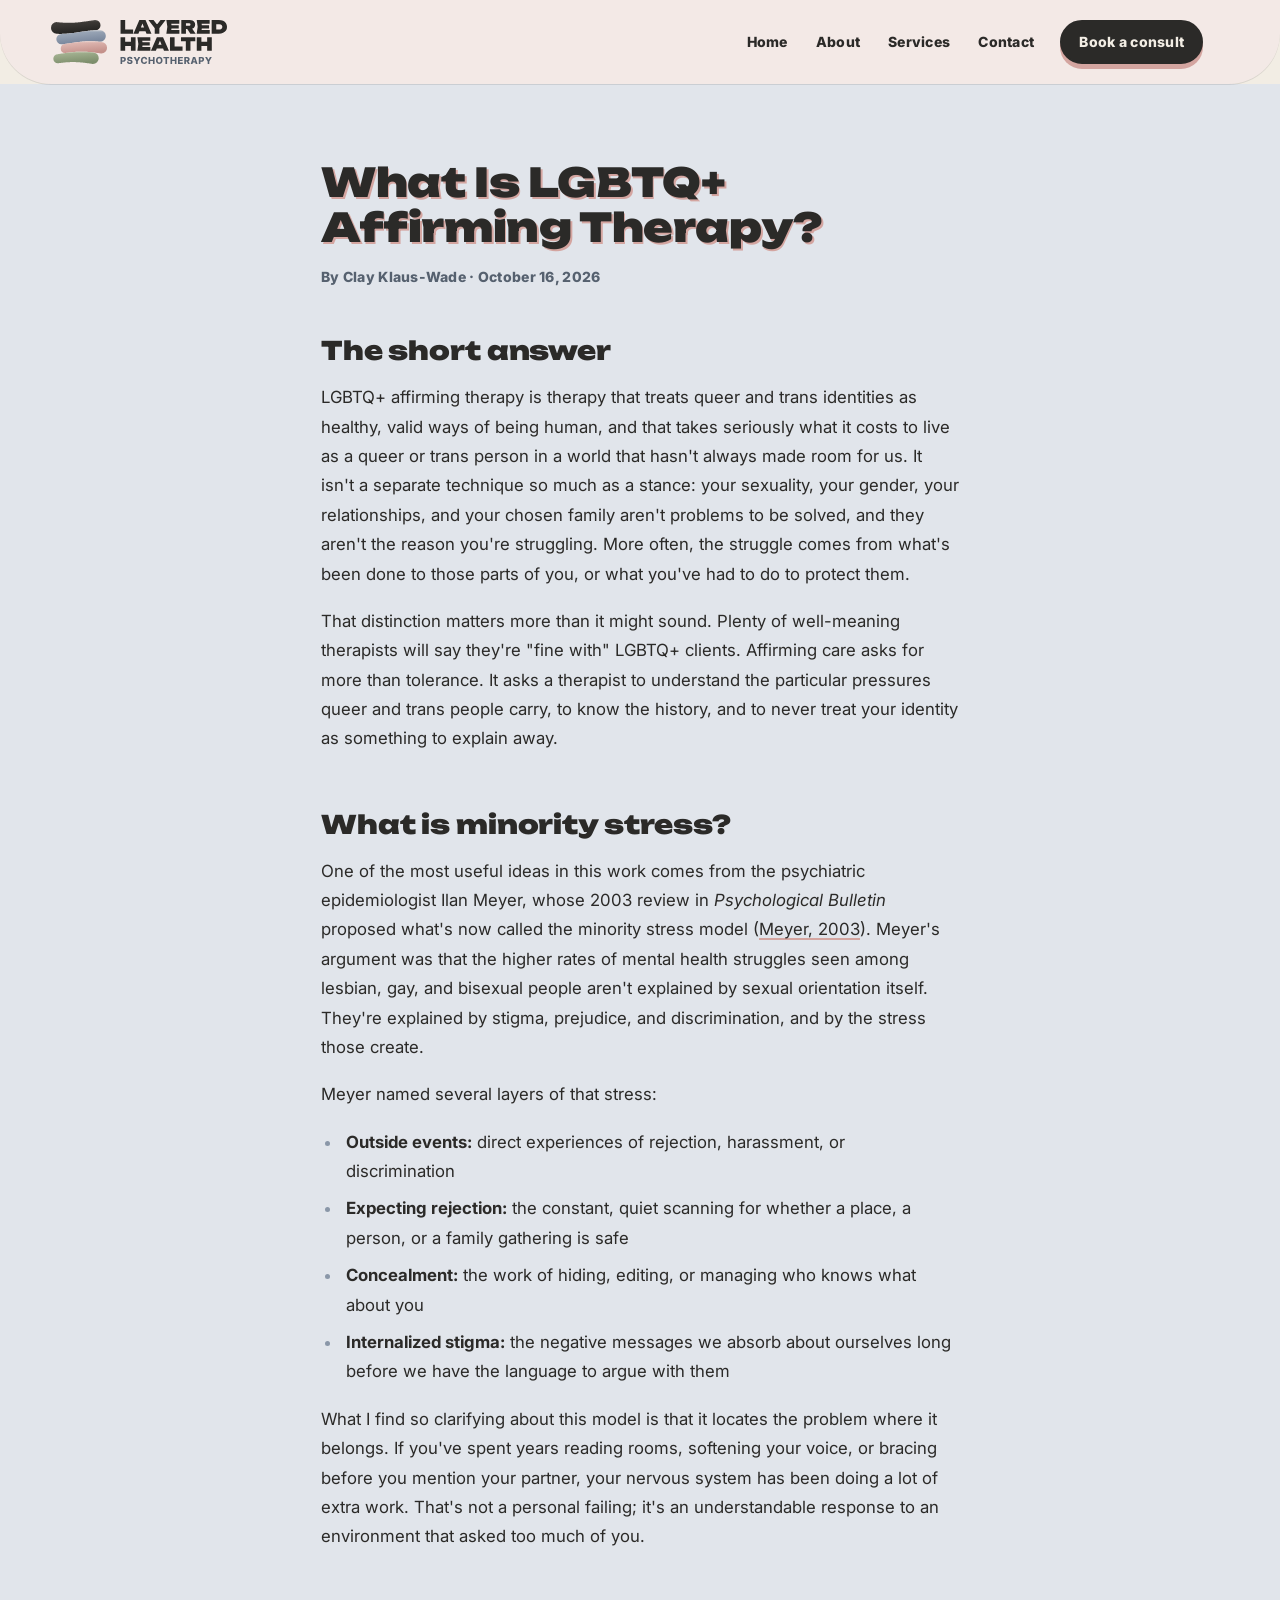
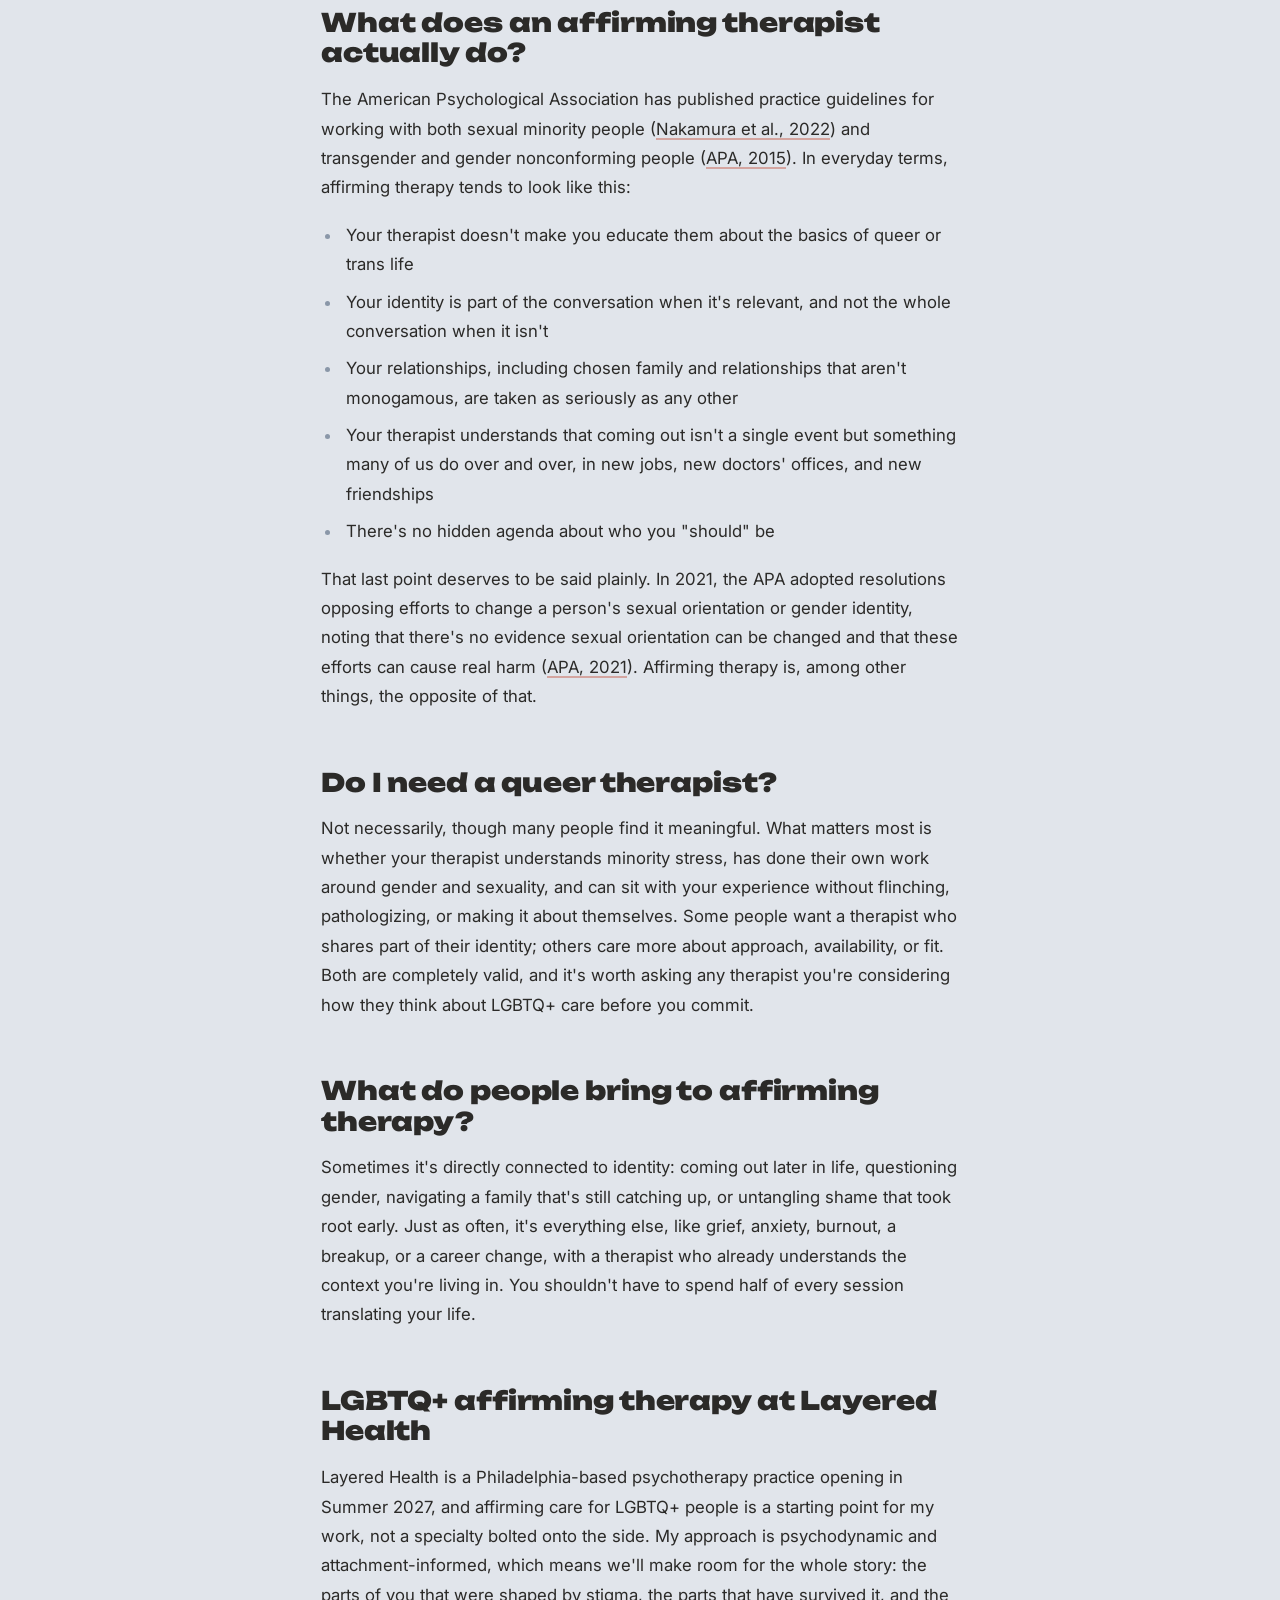
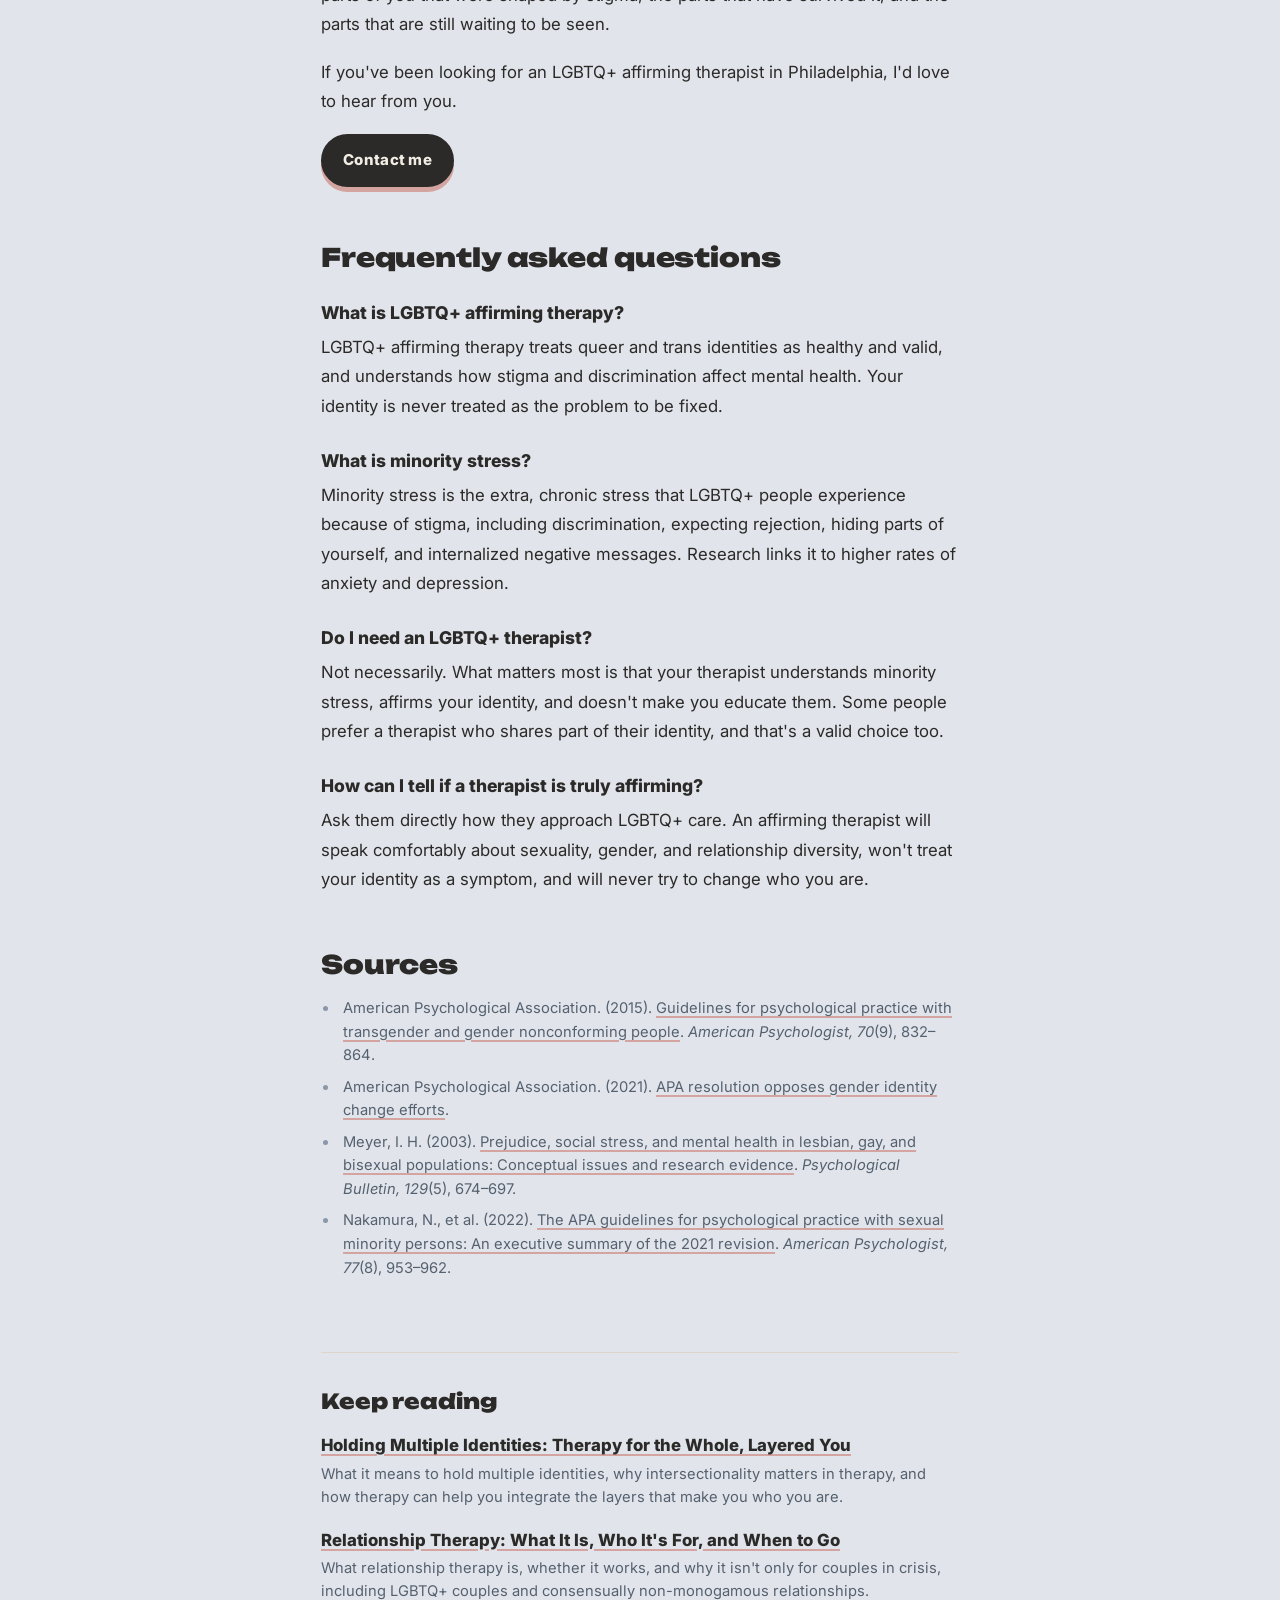
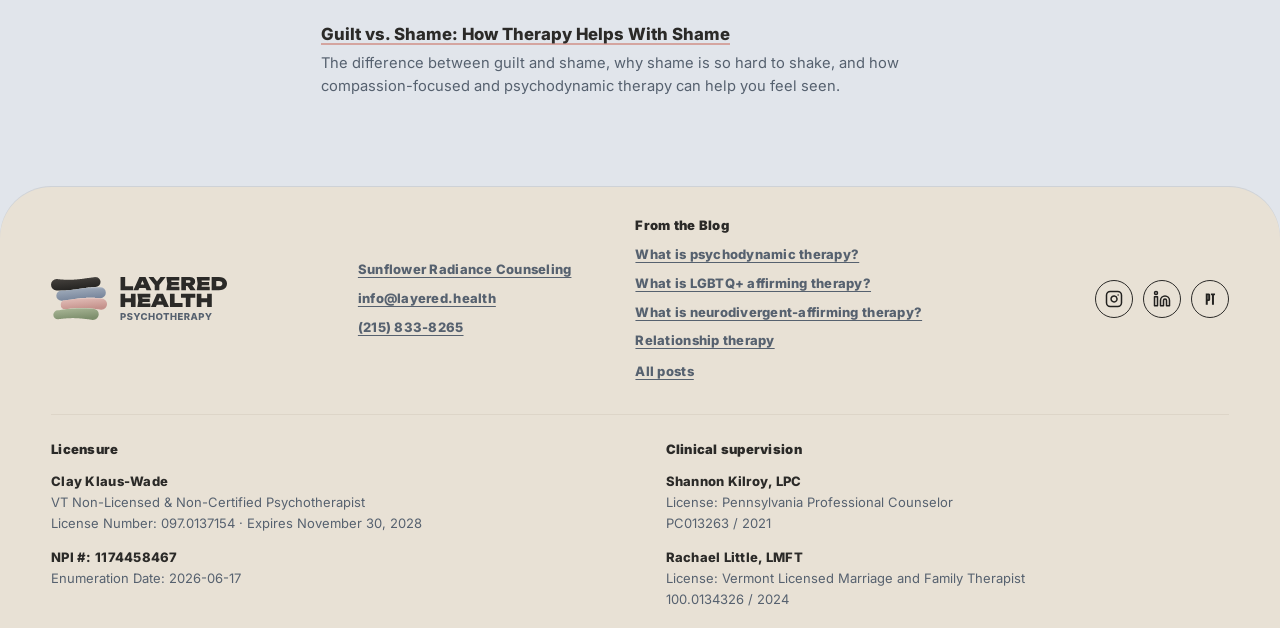
<file: blog/lgbtq-affirming-therapy/index.html>
<!DOCTYPE html>
<html lang="en">
<head>
<meta charset="utf-8">
<meta name="viewport" content="width=device-width, initial-scale=1">
<title>What Is LGBTQ+ Affirming Therapy? | Layered Health</title>
<meta name="description" content="What LGBTQ+ affirming therapy really means, how minority stress shapes queer mental health, and how to tell if a therapist is truly affirming.">
<link rel="canonical" href="https://layered.health/blog/lgbtq-affirming-therapy">
<meta property="og:type" content="article">
<meta property="og:site_name" content="Layered Health">
<meta property="og:title" content="What Is LGBTQ+ Affirming Therapy?">
<meta property="og:description" content="What LGBTQ+ affirming therapy really means, how minority stress shapes queer mental health, and how to tell if a therapist is truly affirming.">
<meta property="og:url" content="https://layered.health/blog/lgbtq-affirming-therapy">
<meta property="article:published_time" content="2026-10-16">
<meta property="article:author" content="Clay Klaus-Wade">
<meta name="twitter:card" content="summary">
<meta name="twitter:title" content="What Is LGBTQ+ Affirming Therapy?">
<meta name="twitter:description" content="What LGBTQ+ affirming therapy really means, how minority stress shapes queer mental health, and how to tell if a therapist is truly affirming.">
<link rel="icon" href="../../assets/layered-mark.svg" type="image/svg+xml">
<link rel="preconnect" href="https://fonts.googleapis.com">
<link rel="preconnect" href="https://fonts.gstatic.com" crossorigin>
<link rel="stylesheet" href="https://fonts.googleapis.com/css2?family=Inter:ital,wght@0,400;0,800;0,900;1,400&family=Unbounded:wght@900&display=swap">
<script>document.documentElement.classList.add('js')</script>
<link rel="stylesheet" href="../../styles.css?v=v4-17">
<script type="application/ld+json">
{
  "@context": "https://schema.org",
  "@graph": [
    {
      "@type": "BlogPosting",
      "@id": "https://layered.health/blog/lgbtq-affirming-therapy#article",
      "headline": "What Is LGBTQ+ Affirming Therapy?",
      "description": "What LGBTQ+ affirming therapy really means, how minority stress shapes queer mental health, and how to tell if a therapist is truly affirming.",
      "url": "https://layered.health/blog/lgbtq-affirming-therapy",
      "datePublished": "2026-10-16",
      "dateModified": "2026-10-16",
      "inLanguage": "en-US",
      "author": {
        "@type": "Person",
        "@id": "https://layered.health/#clay",
        "name": "Clay Klaus-Wade",
        "affiliation": [
          {
            "@type": "Organization",
            "name": "Philadelphia Society for Psychoanalytic Psychology",
            "url": "https://www.pspp.org"
          }
        ],
        "alumniOf": {
          "@type": "CollegeOrUniversity",
          "name": "University of Pennsylvania"
        }
      },
      "publisher": {
        "@type": "Organization",
        "@id": "https://layered.health/#org",
        "name": "Layered Health",
        "url": "https://layered.health",
        "areaServed": {
          "@type": "City",
          "name": "Philadelphia"
        }
      },
      "keywords": "LGBTQ therapist Philadelphia, LGBTQ+ affirming therapy, queer-affirming therapy, gay therapist Philadelphia, LGBTQ+ counseling Pennsylvania, minority stress, gender-affirming therapy",
      "citation": [
        "https://www.hhri.org/publication/guidelines-for-psychological-practice-with-transgender-and-gender-nonconforming-people/",
        "https://www.apa.org/news/press/releases/2021/03/change-gender-identity",
        "https://pubmed.ncbi.nlm.nih.gov/12956539/",
        "https://collaborate.umb.edu/en/publications/the-apa-guidelines-for-psychological-practice-with-sexual-minorit/"
      ]
    },
    {
      "@type": "FAQPage",
      "@id": "https://layered.health/blog/lgbtq-affirming-therapy#faq",
      "mainEntity": [
        {
          "@type": "Question",
          "name": "What is LGBTQ+ affirming therapy?",
          "acceptedAnswer": {
            "@type": "Answer",
            "text": "LGBTQ+ affirming therapy treats queer and trans identities as healthy and valid, and understands how stigma and discrimination affect mental health. Your identity is never treated as the problem to be fixed."
          }
        },
        {
          "@type": "Question",
          "name": "What is minority stress?",
          "acceptedAnswer": {
            "@type": "Answer",
            "text": "Minority stress is the extra, chronic stress that LGBTQ+ people experience because of stigma, including discrimination, expecting rejection, hiding parts of yourself, and internalized negative messages. Research links it to higher rates of anxiety and depression."
          }
        },
        {
          "@type": "Question",
          "name": "Do I need an LGBTQ+ therapist?",
          "acceptedAnswer": {
            "@type": "Answer",
            "text": "Not necessarily. What matters most is that your therapist understands minority stress, affirms your identity, and doesn't make you educate them. Some people prefer a therapist who shares part of their identity, and that's a valid choice too."
          }
        },
        {
          "@type": "Question",
          "name": "How can I tell if a therapist is truly affirming?",
          "acceptedAnswer": {
            "@type": "Answer",
            "text": "Ask them directly how they approach LGBTQ+ care. An affirming therapist will speak comfortably about sexuality, gender, and relationship diversity, won't treat your identity as a symptom, and will never try to change who you are."
          }
        }
      ]
    }
  ]
}
</script>
</head>
<body class="page-post">
<header class="site-header" data-sticky>
  <a class="lockup" href="../../index.html" aria-label="Layered Health Psychotherapy, home"><img src="../../assets/layered-health-lockup-expressive.svg?v=3" alt="" width="176" height="44"></a>
  <nav class="site-nav" aria-label="Main">
    <div class="nav-links" id="nav-menu">
      <a class="nav-link nav-home" href="../../index.html">Home</a>
      <a class="nav-link" href="../../about.html">About</a>
      <a class="nav-link nav-services" href="../../what-we-offer/">Services</a>
      <a class="nav-link" href="mailto:info@layered.health">Contact</a>
    </div>
    <a class="nav-btn nav-book" href="https://www.psychologytoday.com/us/therapists/clay-klaus-wade-glenolden-pa/1806016" target="_blank" rel="noopener noreferrer">Book a consult<span class="sr-only"> (opens in a new tab)</span></a>
    <button class="nav-toggle" type="button" aria-expanded="false" aria-controls="nav-menu" aria-label="Menu"><span></span><span></span><span></span></button>
  </nav>
</header>

<main>
  <article class="section post">
    <header class="post-head">
      <h1>What Is LGBTQ+ Affirming Therapy?</h1>
      <p class="post-meta">By Clay Klaus-Wade · <time datetime="2026-10-16">October 16, 2026</time></p>
    </header>
    <div class="post-body">
      <h2>The short answer</h2>
      <p>LGBTQ+ affirming therapy is therapy that treats queer and trans identities as healthy, valid ways of being human, and that takes seriously what it costs to live as a queer or trans person in a world that hasn&#39;t always made room for us. It isn&#39;t a separate technique so much as a stance: your sexuality, your gender, your relationships, and your chosen family aren&#39;t problems to be solved, and they aren&#39;t the reason you&#39;re struggling. More often, the struggle comes from what&#39;s been done to those parts of you, or what you&#39;ve had to do to protect them.</p>
      <p>That distinction matters more than it might sound. Plenty of well-meaning therapists will say they&#39;re &quot;fine with&quot; LGBTQ+ clients. Affirming care asks for more than tolerance. It asks a therapist to understand the particular pressures queer and trans people carry, to know the history, and to never treat your identity as something to explain away.</p>
      <h2>What is minority stress?</h2>
      <p>One of the most useful ideas in this work comes from the psychiatric epidemiologist Ilan Meyer, whose 2003 review in <em>Psychological Bulletin</em> proposed what&#39;s now called the minority stress model (<a href="https://pubmed.ncbi.nlm.nih.gov/12956539/">Meyer, 2003</a>). Meyer&#39;s argument was that the higher rates of mental health struggles seen among lesbian, gay, and bisexual people aren&#39;t explained by sexual orientation itself. They&#39;re explained by stigma, prejudice, and discrimination, and by the stress those create.</p>
      <p>Meyer named several layers of that stress:</p>
      <ul>
      <li><strong>Outside events:</strong> direct experiences of rejection, harassment, or discrimination</li>
      <li><strong>Expecting rejection:</strong> the constant, quiet scanning for whether a place, a person, or a family gathering is safe</li>
      <li><strong>Concealment:</strong> the work of hiding, editing, or managing who knows what about you</li>
      <li><strong>Internalized stigma:</strong> the negative messages we absorb about ourselves long before we have the language to argue with them</li>
      </ul>
      <p>What I find so clarifying about this model is that it locates the problem where it belongs. If you&#39;ve spent years reading rooms, softening your voice, or bracing before you mention your partner, your nervous system has been doing a lot of extra work. That&#39;s not a personal failing; it&#39;s an understandable response to an environment that asked too much of you.</p>
      <h2>What does an affirming therapist actually do?</h2>
      <p>The American Psychological Association has published practice guidelines for working with both sexual minority people (<a href="https://collaborate.umb.edu/en/publications/the-apa-guidelines-for-psychological-practice-with-sexual-minorit/">Nakamura et al., 2022</a>) and transgender and gender nonconforming people (<a href="https://www.hhri.org/publication/guidelines-for-psychological-practice-with-transgender-and-gender-nonconforming-people/">APA, 2015</a>). In everyday terms, affirming therapy tends to look like this:</p>
      <ul>
      <li>Your therapist doesn&#39;t make you educate them about the basics of queer or trans life</li>
      <li>Your identity is part of the conversation when it&#39;s relevant, and not the whole conversation when it isn&#39;t</li>
      <li>Your relationships, including chosen family and relationships that aren&#39;t monogamous, are taken as seriously as any other</li>
      <li>Your therapist understands that coming out isn&#39;t a single event but something many of us do over and over, in new jobs, new doctors&#39; offices, and new friendships</li>
      <li>There&#39;s no hidden agenda about who you &quot;should&quot; be</li>
      </ul>
      <p>That last point deserves to be said plainly. In 2021, the APA adopted resolutions opposing efforts to change a person&#39;s sexual orientation or gender identity, noting that there&#39;s no evidence sexual orientation can be changed and that these efforts can cause real harm (<a href="https://www.apa.org/news/press/releases/2021/03/change-gender-identity">APA, 2021</a>). Affirming therapy is, among other things, the opposite of that.</p>
      <h2>Do I need a queer therapist?</h2>
      <p>Not necessarily, though many people find it meaningful. What matters most is whether your therapist understands minority stress, has done their own work around gender and sexuality, and can sit with your experience without flinching, pathologizing, or making it about themselves. Some people want a therapist who shares part of their identity; others care more about approach, availability, or fit. Both are completely valid, and it&#39;s worth asking any therapist you&#39;re considering how they think about LGBTQ+ care before you commit.</p>
      <h2>What do people bring to affirming therapy?</h2>
      <p>Sometimes it&#39;s directly connected to identity: coming out later in life, questioning gender, navigating a family that&#39;s still catching up, or untangling shame that took root early. Just as often, it&#39;s everything else, like grief, anxiety, burnout, a breakup, or a career change, with a therapist who already understands the context you&#39;re living in. You shouldn&#39;t have to spend half of every session translating your life.</p>
      <h2>LGBTQ+ affirming therapy at Layered Health</h2>
      <p>Layered Health is a Philadelphia-based psychotherapy practice opening in Summer 2027, and affirming care for LGBTQ+ people is a starting point for my work, not a specialty bolted onto the side. My approach is psychodynamic and attachment-informed, which means we&#39;ll make room for the whole story: the parts of you that were shaped by stigma, the parts that have survived it, and the parts that are still waiting to be seen.</p>
      <p>If you&#39;ve been looking for an LGBTQ+ affirming therapist in Philadelphia, I&#39;d love to hear from you.</p>
      <p class="post-cta"><a class="button button-sm" href="https://www.psychologytoday.com/us/therapists/clay-klaus-wade-glenolden-pa/1806016" target="_blank" rel="noopener noreferrer">Contact me</a></p>
      <h2>Frequently asked questions</h2>
      <h3>What is LGBTQ+ affirming therapy?</h3>
      <p>LGBTQ+ affirming therapy treats queer and trans identities as healthy and valid, and understands how stigma and discrimination affect mental health. Your identity is never treated as the problem to be fixed.</p>
      <h3>What is minority stress?</h3>
      <p>Minority stress is the extra, chronic stress that LGBTQ+ people experience because of stigma, including discrimination, expecting rejection, hiding parts of yourself, and internalized negative messages. Research links it to higher rates of anxiety and depression.</p>
      <h3>Do I need an LGBTQ+ therapist?</h3>
      <p>Not necessarily. What matters most is that your therapist understands minority stress, affirms your identity, and doesn&#39;t make you educate them. Some people prefer a therapist who shares part of their identity, and that&#39;s a valid choice too.</p>
      <h3>How can I tell if a therapist is truly affirming?</h3>
      <p>Ask them directly how they approach LGBTQ+ care. An affirming therapist will speak comfortably about sexuality, gender, and relationship diversity, won&#39;t treat your identity as a symptom, and will never try to change who you are.</p>
      <h2>Sources</h2>
      <ul>
      <li>American Psychological Association. (2015). <a href="https://www.hhri.org/publication/guidelines-for-psychological-practice-with-transgender-and-gender-nonconforming-people/">Guidelines for psychological practice with transgender and gender nonconforming people</a>. <em>American Psychologist, 70</em>(9), 832–864.</li>
      <li>American Psychological Association. (2021). <a href="https://www.apa.org/news/press/releases/2021/03/change-gender-identity">APA resolution opposes gender identity change efforts</a>.</li>
      <li>Meyer, I. H. (2003). <a href="https://pubmed.ncbi.nlm.nih.gov/12956539/">Prejudice, social stress, and mental health in lesbian, gay, and bisexual populations: Conceptual issues and research evidence</a>. <em>Psychological Bulletin, 129</em>(5), 674–697.</li>
      <li>Nakamura, N., et al. (2022). <a href="https://collaborate.umb.edu/en/publications/the-apa-guidelines-for-psychological-practice-with-sexual-minorit/">The APA guidelines for psychological practice with sexual minority persons: An executive summary of the 2021 revision</a>. <em>American Psychologist, 77</em>(8), 953–962.</li>
      </ul>
    </div>
    <aside class="post-related" aria-labelledby="related-title">
      <h2 id="related-title">Keep reading</h2>
      <ul>
        <li><a href="../layered-identities/">Holding Multiple Identities: Therapy for the Whole, Layered You</a><p>What it means to hold multiple identities, why intersectionality matters in therapy, and how therapy can help you integrate the layers that make you who you are.</p></li>
        <li><a href="../relationship-therapy/">Relationship Therapy: What It Is, Who It's For, and When to Go</a><p>What relationship therapy is, whether it works, and why it isn't only for couples in crisis, including LGBTQ+ couples and consensually non-monogamous relationships.</p></li>
        <li><a href="../therapy-for-shame/">Guilt vs. Shame: How Therapy Helps With Shame</a><p>The difference between guilt and shame, why shame is so hard to shake, and how compassion-focused and psychodynamic therapy can help you feel seen.</p></li>
      </ul>
    </aside>
  </article>
</main>

<footer class="site-footer">
  <div class="footer-grid">
    <a class="lockup" href="../../index.html" aria-label="Layered Health Psychotherapy, home"><img src="../../assets/layered-health-lockup-expressive.svg?v=3" alt="" width="176" height="44"></a>
    <div class="footer-links">
      <a href="https://www.sunflowerradiance.com/clay-klaus-wade" target="_blank" rel="noopener noreferrer">Sunflower Radiance Counseling</a>
      <a href="mailto:info@layered.health">info@layered.health</a>
      <a href="tel:+12158338265">(215) 833-8265</a>
    </div>
    <div class="footer-blog">
      <p class="footer-label">From the Blog</p>
      <a href="../../blog/what-is-psychodynamic-therapy/">What is psychodynamic therapy?</a>
      <a href="../../blog/lgbtq-affirming-therapy/" aria-current="page">What is LGBTQ+ affirming therapy?</a>
      <a href="../../blog/neurodivergent-affirming-therapy/">What is neurodivergent-affirming therapy?</a>
      <a href="../../blog/relationship-therapy/">Relationship therapy</a>
      <a class="footer-all" href="../../blog/">All posts</a>
    </div>
    <div class="social">
      <a href="https://www.instagram.com/layeredhealth/" target="_blank" rel="noopener noreferrer" aria-label="Instagram, @layeredhealth"><img src="../../assets/instagram.svg" alt=""></a>
      <a href="https://www.linkedin.com/company/layeredhealth/" target="_blank" rel="noopener noreferrer" aria-label="LinkedIn, Layered Health"><img src="../../assets/linkedin.svg" alt=""></a>
      <a href="https://www.psychologytoday.com/us/therapists/clay-klaus-wade-glenolden-pa/1806016" target="_blank" rel="noopener noreferrer" aria-label="Psychology Today"><img src="../../assets/psychology-today.png" alt=""></a>
    </div>
  </div>
  <div class="footer-creds">
    <div class="footer-cred-group">
      <p class="footer-label">Licensure</p>
      <dl class="footer-cred-list">
        <div class="footer-cred"><dt>Clay Klaus-Wade</dt><dd>VT Non-Licensed &amp; Non-Certified Psychotherapist</dd><dd>License Number: 097.0137154 · Expires November 30, 2028</dd></div>
        <div class="footer-cred"><dt>NPI #: 1174458467</dt><dd>Enumeration Date: 2026-06-17</dd></div>
      </dl>
    </div>
    <div class="footer-cred-group">
      <p class="footer-label">Clinical supervision</p>
      <dl class="footer-cred-list">
        <div class="footer-cred"><dt>Shannon Kilroy, LPC</dt><dd>License: Pennsylvania Professional Counselor</dd><dd>PC013263 / 2021</dd></div>
        <div class="footer-cred"><dt>Rachael Little, LMFT</dt><dd>License: Vermont Licensed Marriage and Family Therapist</dd><dd>100.0134326 / 2024</dd></div>
      </dl>
    </div>
  </div>
</footer>
<script src="../../main.js?v=v4-2" defer></script>
</body>
</html>
</file>
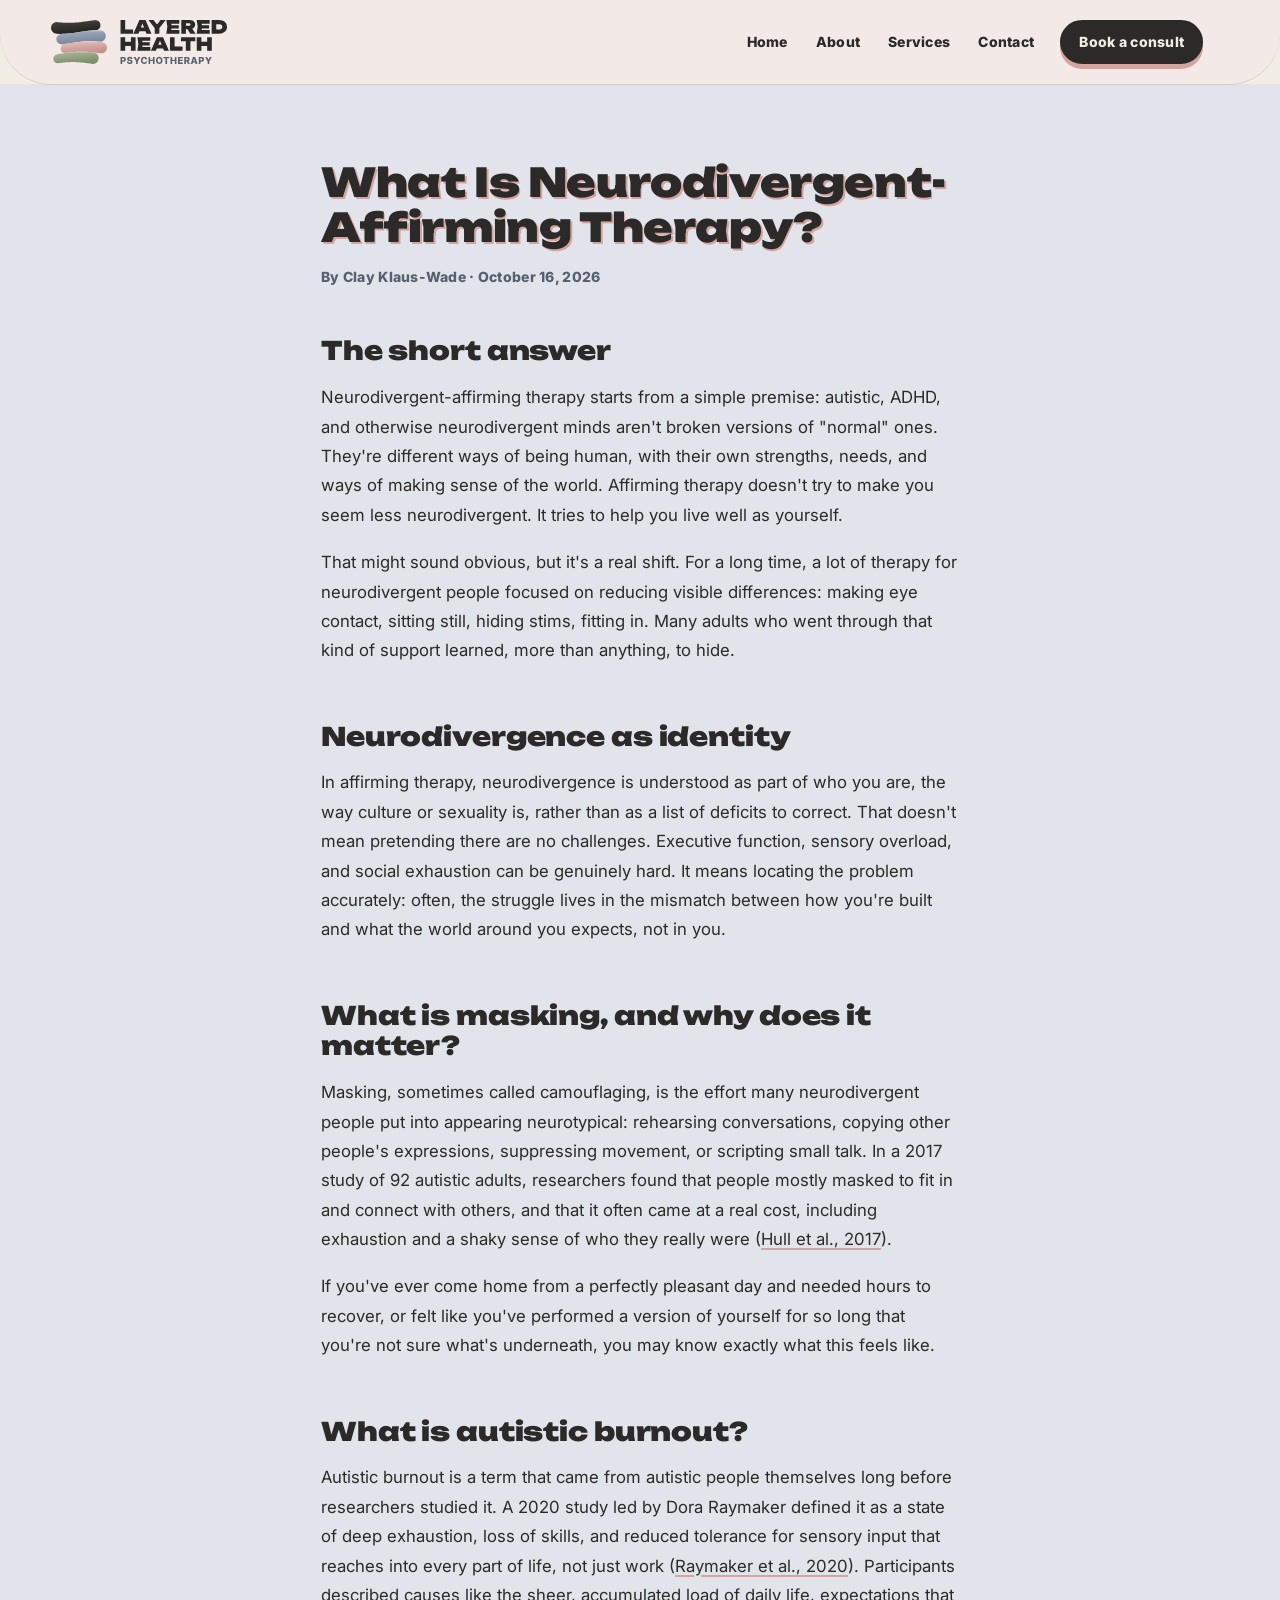
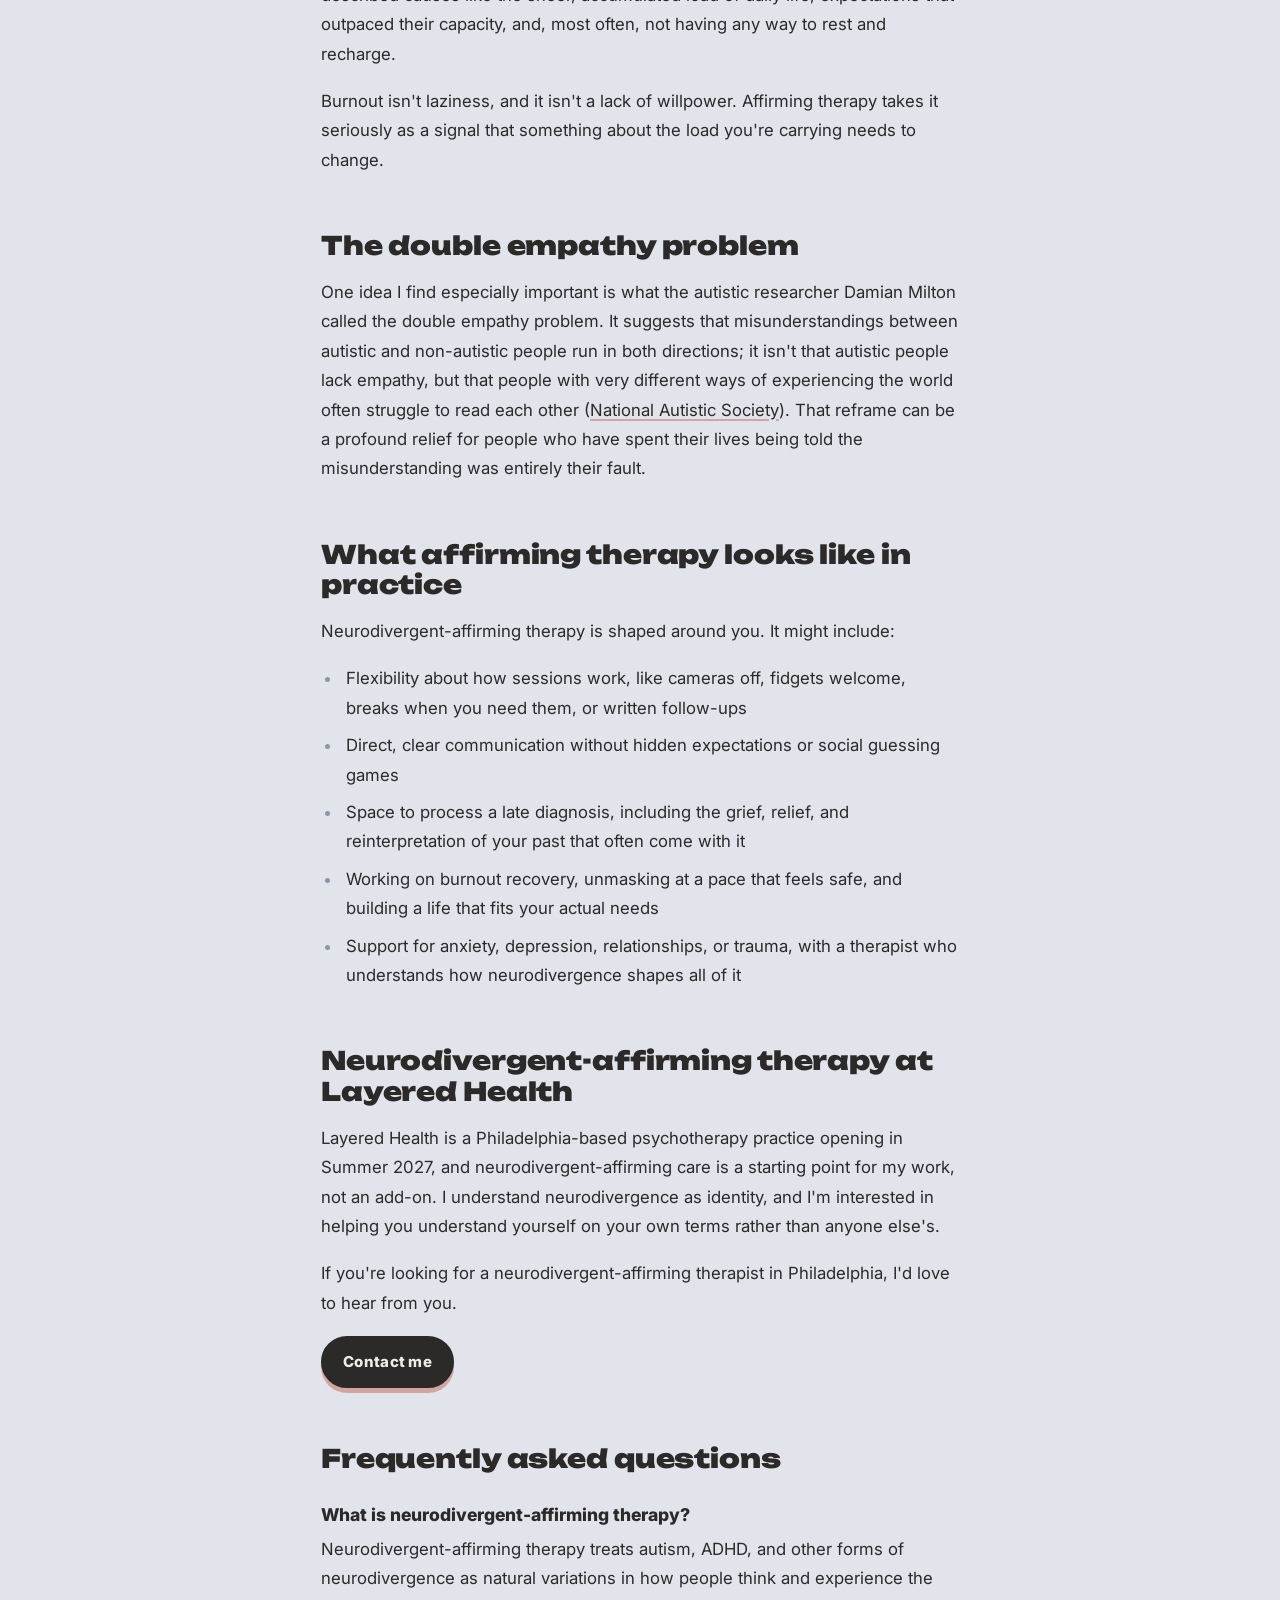
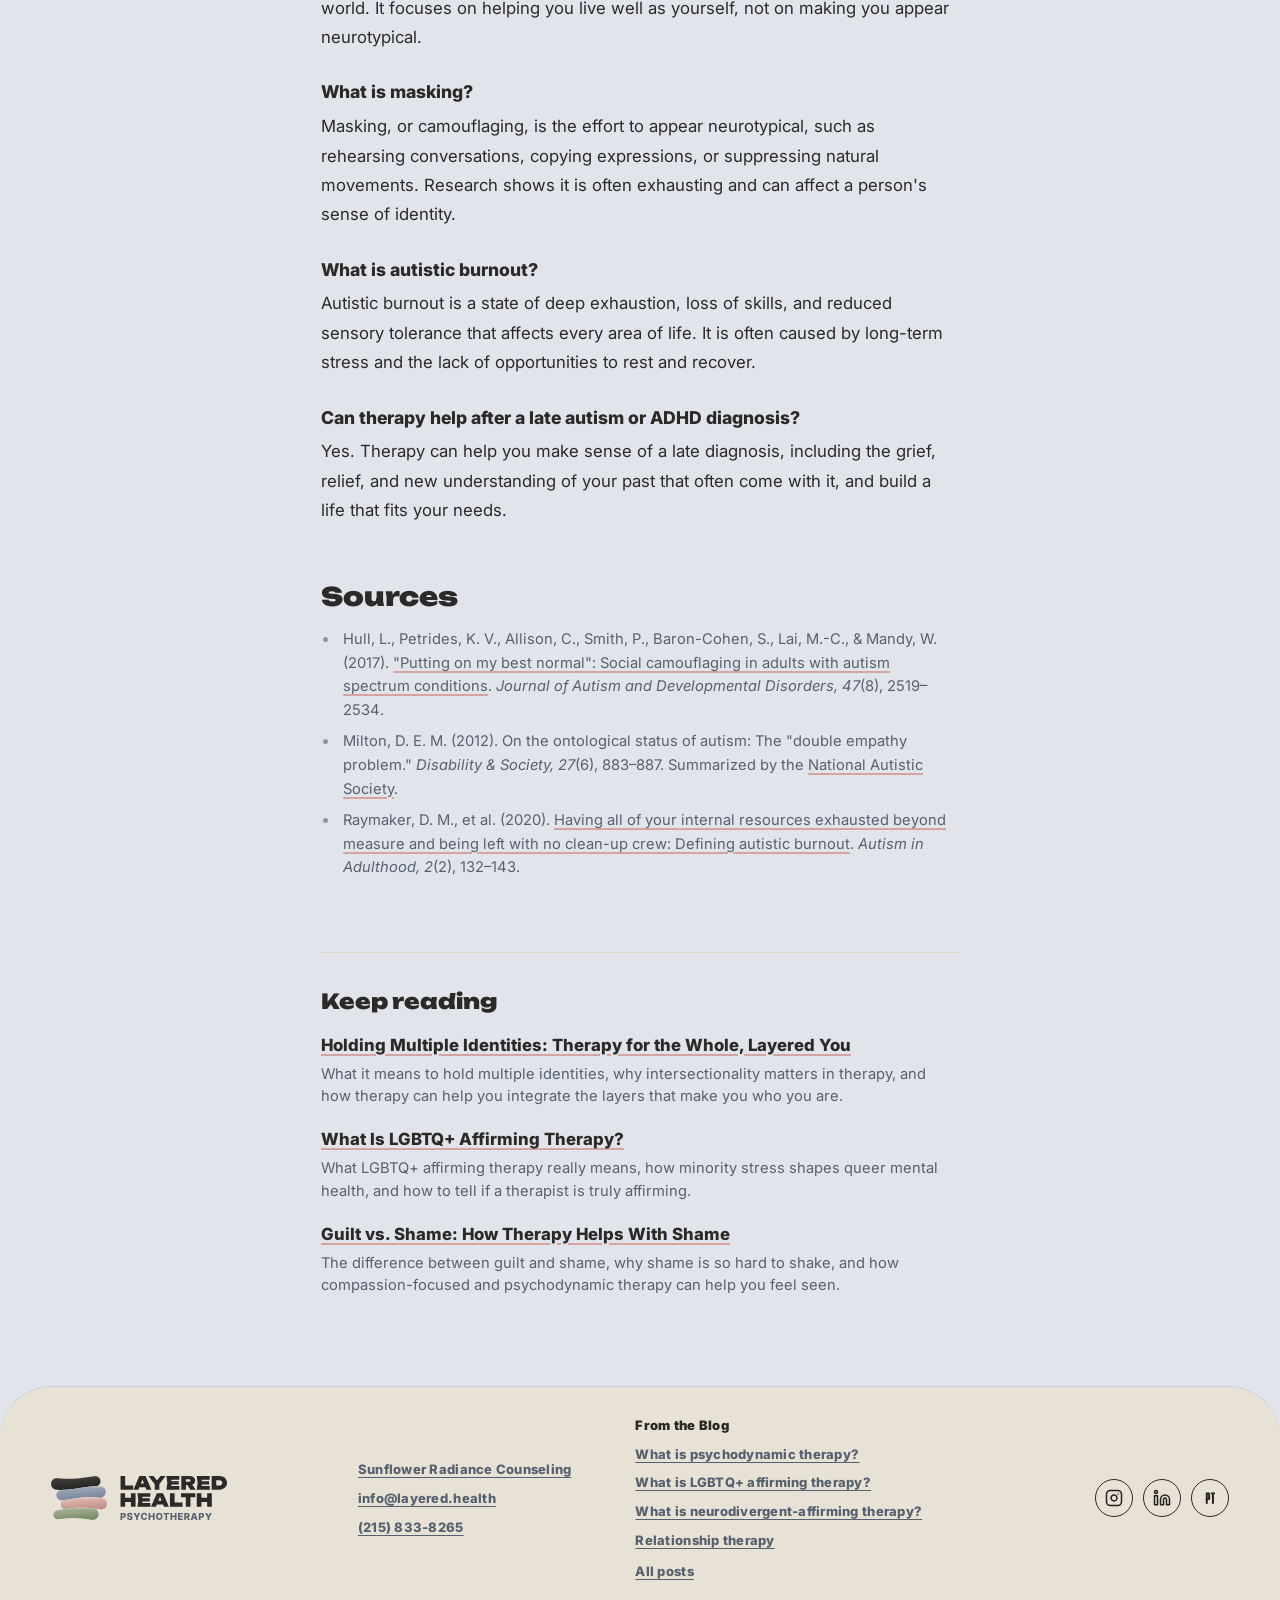
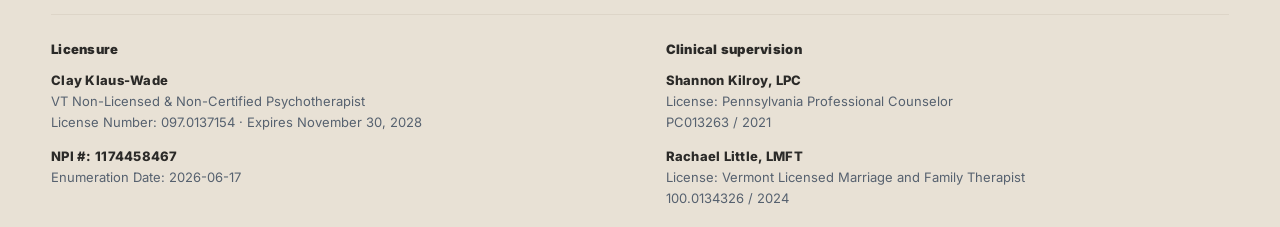
<file: blog/neurodivergent-affirming-therapy/index.html>
<!DOCTYPE html>
<html lang="en">
<head>
<meta charset="utf-8">
<meta name="viewport" content="width=device-width, initial-scale=1">
<title>What Is Neurodivergent-Affirming Therapy? | Layered Health</title>
<meta name="description" content="What neurodivergent-affirming therapy is, how it differs from traditional approaches, and how it helps with masking, burnout, and late diagnosis.">
<link rel="canonical" href="https://layered.health/blog/neurodivergent-affirming-therapy">
<meta property="og:type" content="article">
<meta property="og:site_name" content="Layered Health">
<meta property="og:title" content="What Is Neurodivergent-Affirming Therapy?">
<meta property="og:description" content="What neurodivergent-affirming therapy is, how it differs from traditional approaches, and how it helps with masking, burnout, and late diagnosis.">
<meta property="og:url" content="https://layered.health/blog/neurodivergent-affirming-therapy">
<meta property="article:published_time" content="2026-10-16">
<meta property="article:author" content="Clay Klaus-Wade">
<meta name="twitter:card" content="summary">
<meta name="twitter:title" content="What Is Neurodivergent-Affirming Therapy?">
<meta name="twitter:description" content="What neurodivergent-affirming therapy is, how it differs from traditional approaches, and how it helps with masking, burnout, and late diagnosis.">
<link rel="icon" href="../../assets/layered-mark.svg" type="image/svg+xml">
<link rel="preconnect" href="https://fonts.googleapis.com">
<link rel="preconnect" href="https://fonts.gstatic.com" crossorigin>
<link rel="stylesheet" href="https://fonts.googleapis.com/css2?family=Inter:ital,wght@0,400;0,800;0,900;1,400&family=Unbounded:wght@900&display=swap">
<script>document.documentElement.classList.add('js')</script>
<link rel="stylesheet" href="../../styles.css?v=v4-17">
<script type="application/ld+json">
{
  "@context": "https://schema.org",
  "@graph": [
    {
      "@type": "BlogPosting",
      "@id": "https://layered.health/blog/neurodivergent-affirming-therapy#article",
      "headline": "What Is Neurodivergent-Affirming Therapy?",
      "description": "What neurodivergent-affirming therapy is, how it differs from traditional approaches, and how it helps with masking, burnout, and late diagnosis.",
      "url": "https://layered.health/blog/neurodivergent-affirming-therapy",
      "datePublished": "2026-10-16",
      "dateModified": "2026-10-16",
      "inLanguage": "en-US",
      "author": {
        "@type": "Person",
        "@id": "https://layered.health/#clay",
        "name": "Clay Klaus-Wade",
        "affiliation": [
          {
            "@type": "Organization",
            "name": "Philadelphia Society for Psychoanalytic Psychology",
            "url": "https://www.pspp.org"
          }
        ],
        "alumniOf": {
          "@type": "CollegeOrUniversity",
          "name": "University of Pennsylvania"
        }
      },
      "publisher": {
        "@type": "Organization",
        "@id": "https://layered.health/#org",
        "name": "Layered Health",
        "url": "https://layered.health",
        "areaServed": {
          "@type": "City",
          "name": "Philadelphia"
        }
      },
      "keywords": "neurodivergent-affirming therapist Philadelphia, neurodivergent-affirming therapy, autistic adult therapy, ADHD therapy for adults, late diagnosis autism ADHD support, masking, autistic burnout",
      "citation": [
        "https://pmc.ncbi.nlm.nih.gov/articles/PMC5509825/",
        "https://www.autism.org.uk/advice-and-guidance/professional-practice/double-empathy",
        "https://doi.org/10.1089/aut.2019.0079"
      ]
    },
    {
      "@type": "FAQPage",
      "@id": "https://layered.health/blog/neurodivergent-affirming-therapy#faq",
      "mainEntity": [
        {
          "@type": "Question",
          "name": "What is neurodivergent-affirming therapy?",
          "acceptedAnswer": {
            "@type": "Answer",
            "text": "Neurodivergent-affirming therapy treats autism, ADHD, and other forms of neurodivergence as natural variations in how people think and experience the world. It focuses on helping you live well as yourself, not on making you appear neurotypical."
          }
        },
        {
          "@type": "Question",
          "name": "What is masking?",
          "acceptedAnswer": {
            "@type": "Answer",
            "text": "Masking, or camouflaging, is the effort to appear neurotypical, such as rehearsing conversations, copying expressions, or suppressing natural movements. Research shows it is often exhausting and can affect a person's sense of identity."
          }
        },
        {
          "@type": "Question",
          "name": "What is autistic burnout?",
          "acceptedAnswer": {
            "@type": "Answer",
            "text": "Autistic burnout is a state of deep exhaustion, loss of skills, and reduced sensory tolerance that affects every area of life. It is often caused by long-term stress and the lack of opportunities to rest and recover."
          }
        },
        {
          "@type": "Question",
          "name": "Can therapy help after a late autism or ADHD diagnosis?",
          "acceptedAnswer": {
            "@type": "Answer",
            "text": "Yes. Therapy can help you make sense of a late diagnosis, including the grief, relief, and new understanding of your past that often come with it, and build a life that fits your needs."
          }
        }
      ]
    }
  ]
}
</script>
</head>
<body class="page-post">
<header class="site-header" data-sticky>
  <a class="lockup" href="../../index.html" aria-label="Layered Health Psychotherapy, home"><img src="../../assets/layered-health-lockup-expressive.svg?v=3" alt="" width="176" height="44"></a>
  <nav class="site-nav" aria-label="Main">
    <div class="nav-links" id="nav-menu">
      <a class="nav-link nav-home" href="../../index.html">Home</a>
      <a class="nav-link" href="../../about.html">About</a>
      <a class="nav-link nav-services" href="../../what-we-offer/">Services</a>
      <a class="nav-link" href="mailto:info@layered.health">Contact</a>
    </div>
    <a class="nav-btn nav-book" href="https://www.psychologytoday.com/us/therapists/clay-klaus-wade-glenolden-pa/1806016" target="_blank" rel="noopener noreferrer">Book a consult<span class="sr-only"> (opens in a new tab)</span></a>
    <button class="nav-toggle" type="button" aria-expanded="false" aria-controls="nav-menu" aria-label="Menu"><span></span><span></span><span></span></button>
  </nav>
</header>

<main>
  <article class="section post">
    <header class="post-head">
      <h1>What Is Neurodivergent-Affirming Therapy?</h1>
      <p class="post-meta">By Clay Klaus-Wade · <time datetime="2026-10-16">October 16, 2026</time></p>
    </header>
    <div class="post-body">
      <h2>The short answer</h2>
      <p>Neurodivergent-affirming therapy starts from a simple premise: autistic, ADHD, and otherwise neurodivergent minds aren&#39;t broken versions of &quot;normal&quot; ones. They&#39;re different ways of being human, with their own strengths, needs, and ways of making sense of the world. Affirming therapy doesn&#39;t try to make you seem less neurodivergent. It tries to help you live well as yourself.</p>
      <p>That might sound obvious, but it&#39;s a real shift. For a long time, a lot of therapy for neurodivergent people focused on reducing visible differences: making eye contact, sitting still, hiding stims, fitting in. Many adults who went through that kind of support learned, more than anything, to hide.</p>
      <h2>Neurodivergence as identity</h2>
      <p>In affirming therapy, neurodivergence is understood as part of who you are, the way culture or sexuality is, rather than as a list of deficits to correct. That doesn&#39;t mean pretending there are no challenges. Executive function, sensory overload, and social exhaustion can be genuinely hard. It means locating the problem accurately: often, the struggle lives in the mismatch between how you&#39;re built and what the world around you expects, not in you.</p>
      <h2>What is masking, and why does it matter?</h2>
      <p>Masking, sometimes called camouflaging, is the effort many neurodivergent people put into appearing neurotypical: rehearsing conversations, copying other people&#39;s expressions, suppressing movement, or scripting small talk. In a 2017 study of 92 autistic adults, researchers found that people mostly masked to fit in and connect with others, and that it often came at a real cost, including exhaustion and a shaky sense of who they really were (<a href="https://pmc.ncbi.nlm.nih.gov/articles/PMC5509825/">Hull et al., 2017</a>).</p>
      <p>If you&#39;ve ever come home from a perfectly pleasant day and needed hours to recover, or felt like you&#39;ve performed a version of yourself for so long that you&#39;re not sure what&#39;s underneath, you may know exactly what this feels like.</p>
      <h2>What is autistic burnout?</h2>
      <p>Autistic burnout is a term that came from autistic people themselves long before researchers studied it. A 2020 study led by Dora Raymaker defined it as a state of deep exhaustion, loss of skills, and reduced tolerance for sensory input that reaches into every part of life, not just work (<a href="https://doi.org/10.1089/aut.2019.0079">Raymaker et al., 2020</a>). Participants described causes like the sheer, accumulated load of daily life, expectations that outpaced their capacity, and, most often, not having any way to rest and recharge.</p>
      <p>Burnout isn&#39;t laziness, and it isn&#39;t a lack of willpower. Affirming therapy takes it seriously as a signal that something about the load you&#39;re carrying needs to change.</p>
      <h2>The double empathy problem</h2>
      <p>One idea I find especially important is what the autistic researcher Damian Milton called the double empathy problem. It suggests that misunderstandings between autistic and non-autistic people run in both directions; it isn&#39;t that autistic people lack empathy, but that people with very different ways of experiencing the world often struggle to read each other (<a href="https://www.autism.org.uk/advice-and-guidance/professional-practice/double-empathy">National Autistic Society</a>). That reframe can be a profound relief for people who have spent their lives being told the misunderstanding was entirely their fault.</p>
      <h2>What affirming therapy looks like in practice</h2>
      <p>Neurodivergent-affirming therapy is shaped around you. It might include:</p>
      <ul>
      <li>Flexibility about how sessions work, like cameras off, fidgets welcome, breaks when you need them, or written follow-ups</li>
      <li>Direct, clear communication without hidden expectations or social guessing games</li>
      <li>Space to process a late diagnosis, including the grief, relief, and reinterpretation of your past that often come with it</li>
      <li>Working on burnout recovery, unmasking at a pace that feels safe, and building a life that fits your actual needs</li>
      <li>Support for anxiety, depression, relationships, or trauma, with a therapist who understands how neurodivergence shapes all of it</li>
      </ul>
      <h2>Neurodivergent-affirming therapy at Layered Health</h2>
      <p>Layered Health is a Philadelphia-based psychotherapy practice opening in Summer 2027, and neurodivergent-affirming care is a starting point for my work, not an add-on. I understand neurodivergence as identity, and I&#39;m interested in helping you understand yourself on your own terms rather than anyone else&#39;s.</p>
      <p>If you&#39;re looking for a neurodivergent-affirming therapist in Philadelphia, I&#39;d love to hear from you.</p>
      <p class="post-cta"><a class="button button-sm" href="https://www.psychologytoday.com/us/therapists/clay-klaus-wade-glenolden-pa/1806016" target="_blank" rel="noopener noreferrer">Contact me</a></p>
      <h2>Frequently asked questions</h2>
      <h3>What is neurodivergent-affirming therapy?</h3>
      <p>Neurodivergent-affirming therapy treats autism, ADHD, and other forms of neurodivergence as natural variations in how people think and experience the world. It focuses on helping you live well as yourself, not on making you appear neurotypical.</p>
      <h3>What is masking?</h3>
      <p>Masking, or camouflaging, is the effort to appear neurotypical, such as rehearsing conversations, copying expressions, or suppressing natural movements. Research shows it is often exhausting and can affect a person&#39;s sense of identity.</p>
      <h3>What is autistic burnout?</h3>
      <p>Autistic burnout is a state of deep exhaustion, loss of skills, and reduced sensory tolerance that affects every area of life. It is often caused by long-term stress and the lack of opportunities to rest and recover.</p>
      <h3>Can therapy help after a late autism or ADHD diagnosis?</h3>
      <p>Yes. Therapy can help you make sense of a late diagnosis, including the grief, relief, and new understanding of your past that often come with it, and build a life that fits your needs.</p>
      <h2>Sources</h2>
      <ul>
      <li>Hull, L., Petrides, K. V., Allison, C., Smith, P., Baron-Cohen, S., Lai, M.-C., &amp; Mandy, W. (2017). <a href="https://pmc.ncbi.nlm.nih.gov/articles/PMC5509825/">&quot;Putting on my best normal&quot;: Social camouflaging in adults with autism spectrum conditions</a>. <em>Journal of Autism and Developmental Disorders, 47</em>(8), 2519–2534.</li>
      <li>Milton, D. E. M. (2012). On the ontological status of autism: The &quot;double empathy problem.&quot; <em>Disability &amp; Society, 27</em>(6), 883–887. Summarized by the <a href="https://www.autism.org.uk/advice-and-guidance/professional-practice/double-empathy">National Autistic Society</a>.</li>
      <li>Raymaker, D. M., et al. (2020). <a href="https://doi.org/10.1089/aut.2019.0079">Having all of your internal resources exhausted beyond measure and being left with no clean-up crew: Defining autistic burnout</a>. <em>Autism in Adulthood, 2</em>(2), 132–143.</li>
      </ul>
    </div>
    <aside class="post-related" aria-labelledby="related-title">
      <h2 id="related-title">Keep reading</h2>
      <ul>
        <li><a href="../layered-identities/">Holding Multiple Identities: Therapy for the Whole, Layered You</a><p>What it means to hold multiple identities, why intersectionality matters in therapy, and how therapy can help you integrate the layers that make you who you are.</p></li>
        <li><a href="../lgbtq-affirming-therapy/">What Is LGBTQ+ Affirming Therapy?</a><p>What LGBTQ+ affirming therapy really means, how minority stress shapes queer mental health, and how to tell if a therapist is truly affirming.</p></li>
        <li><a href="../therapy-for-shame/">Guilt vs. Shame: How Therapy Helps With Shame</a><p>The difference between guilt and shame, why shame is so hard to shake, and how compassion-focused and psychodynamic therapy can help you feel seen.</p></li>
      </ul>
    </aside>
  </article>
</main>

<footer class="site-footer">
  <div class="footer-grid">
    <a class="lockup" href="../../index.html" aria-label="Layered Health Psychotherapy, home"><img src="../../assets/layered-health-lockup-expressive.svg?v=3" alt="" width="176" height="44"></a>
    <div class="footer-links">
      <a href="https://www.sunflowerradiance.com/clay-klaus-wade" target="_blank" rel="noopener noreferrer">Sunflower Radiance Counseling</a>
      <a href="mailto:info@layered.health">info@layered.health</a>
      <a href="tel:+12158338265">(215) 833-8265</a>
    </div>
    <div class="footer-blog">
      <p class="footer-label">From the Blog</p>
      <a href="../../blog/what-is-psychodynamic-therapy/">What is psychodynamic therapy?</a>
      <a href="../../blog/lgbtq-affirming-therapy/">What is LGBTQ+ affirming therapy?</a>
      <a href="../../blog/neurodivergent-affirming-therapy/" aria-current="page">What is neurodivergent-affirming therapy?</a>
      <a href="../../blog/relationship-therapy/">Relationship therapy</a>
      <a class="footer-all" href="../../blog/">All posts</a>
    </div>
    <div class="social">
      <a href="https://www.instagram.com/layeredhealth/" target="_blank" rel="noopener noreferrer" aria-label="Instagram, @layeredhealth"><img src="../../assets/instagram.svg" alt=""></a>
      <a href="https://www.linkedin.com/company/layeredhealth/" target="_blank" rel="noopener noreferrer" aria-label="LinkedIn, Layered Health"><img src="../../assets/linkedin.svg" alt=""></a>
      <a href="https://www.psychologytoday.com/us/therapists/clay-klaus-wade-glenolden-pa/1806016" target="_blank" rel="noopener noreferrer" aria-label="Psychology Today"><img src="../../assets/psychology-today.png" alt=""></a>
    </div>
  </div>
  <div class="footer-creds">
    <div class="footer-cred-group">
      <p class="footer-label">Licensure</p>
      <dl class="footer-cred-list">
        <div class="footer-cred"><dt>Clay Klaus-Wade</dt><dd>VT Non-Licensed &amp; Non-Certified Psychotherapist</dd><dd>License Number: 097.0137154 · Expires November 30, 2028</dd></div>
        <div class="footer-cred"><dt>NPI #: 1174458467</dt><dd>Enumeration Date: 2026-06-17</dd></div>
      </dl>
    </div>
    <div class="footer-cred-group">
      <p class="footer-label">Clinical supervision</p>
      <dl class="footer-cred-list">
        <div class="footer-cred"><dt>Shannon Kilroy, LPC</dt><dd>License: Pennsylvania Professional Counselor</dd><dd>PC013263 / 2021</dd></div>
        <div class="footer-cred"><dt>Rachael Little, LMFT</dt><dd>License: Vermont Licensed Marriage and Family Therapist</dd><dd>100.0134326 / 2024</dd></div>
      </dl>
    </div>
  </div>
</footer>
<script src="../../main.js?v=v4-2" defer></script>
</body>
</html>
</file>
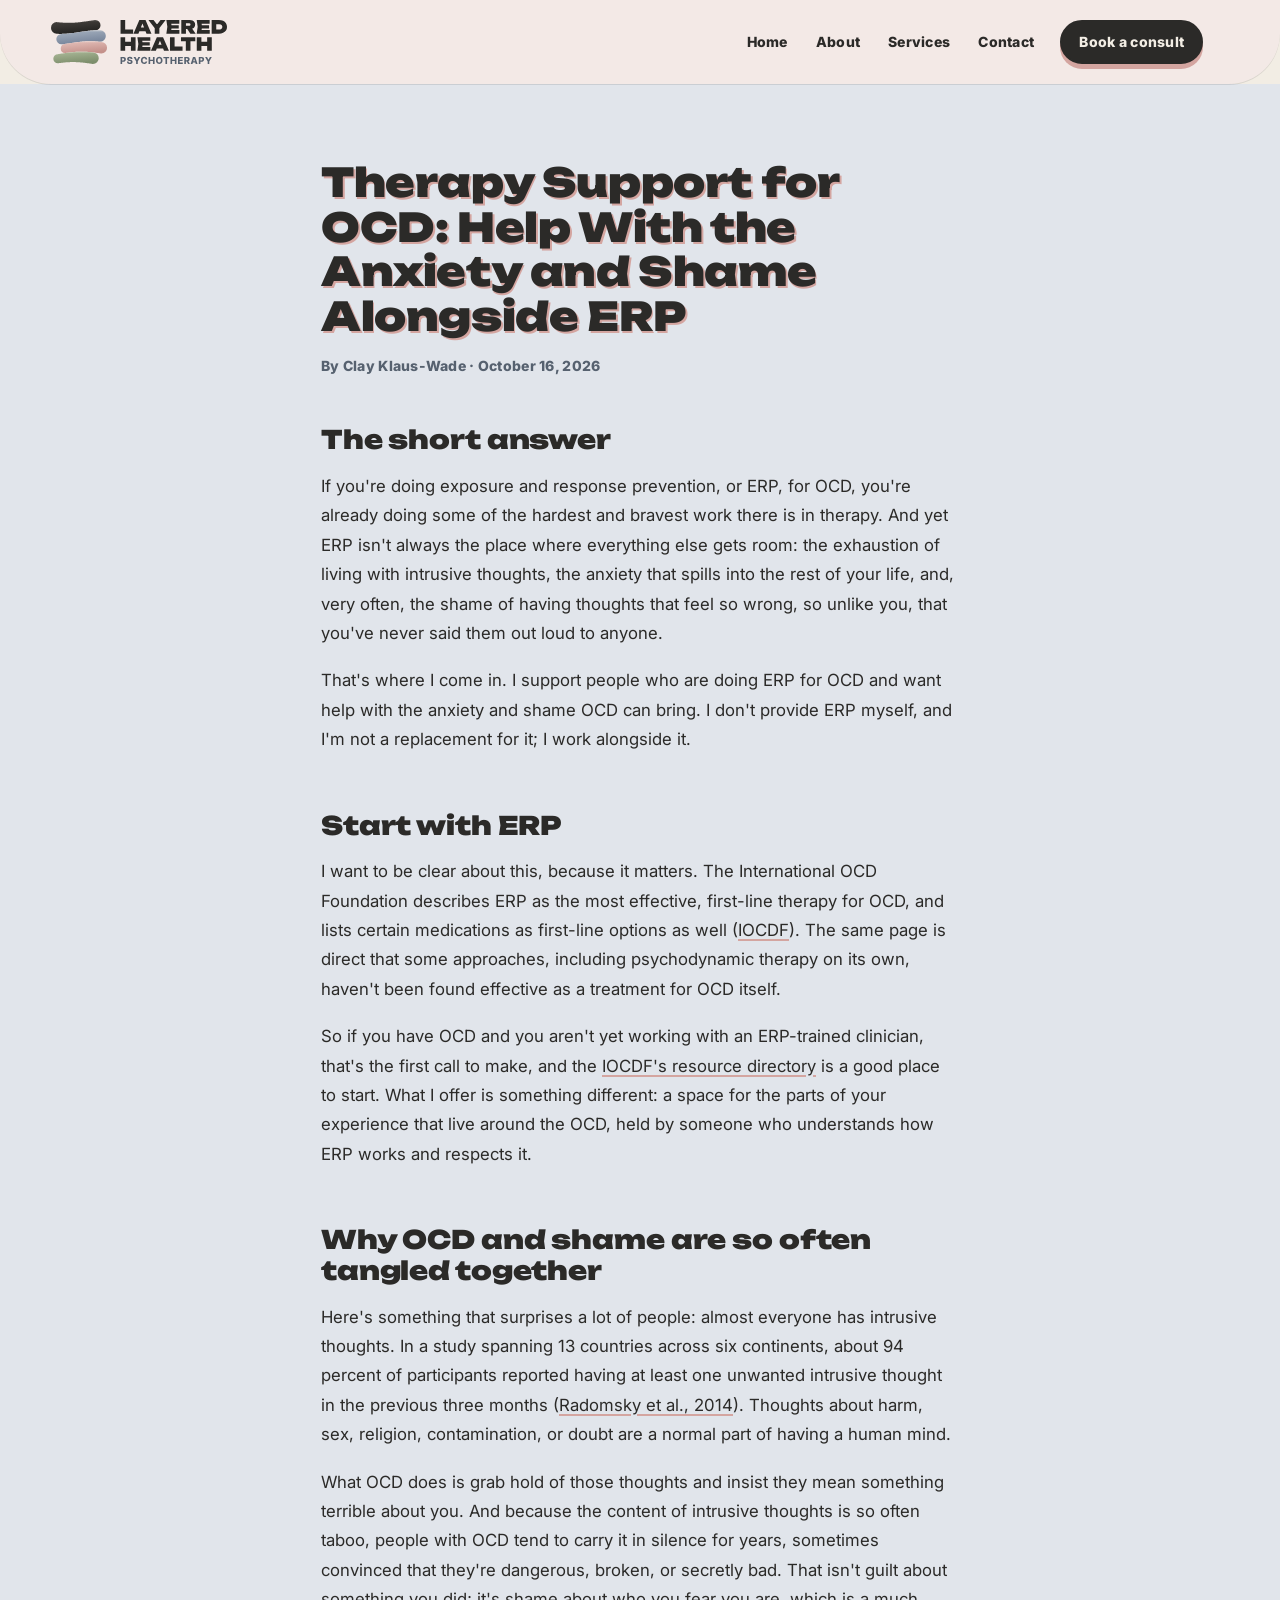
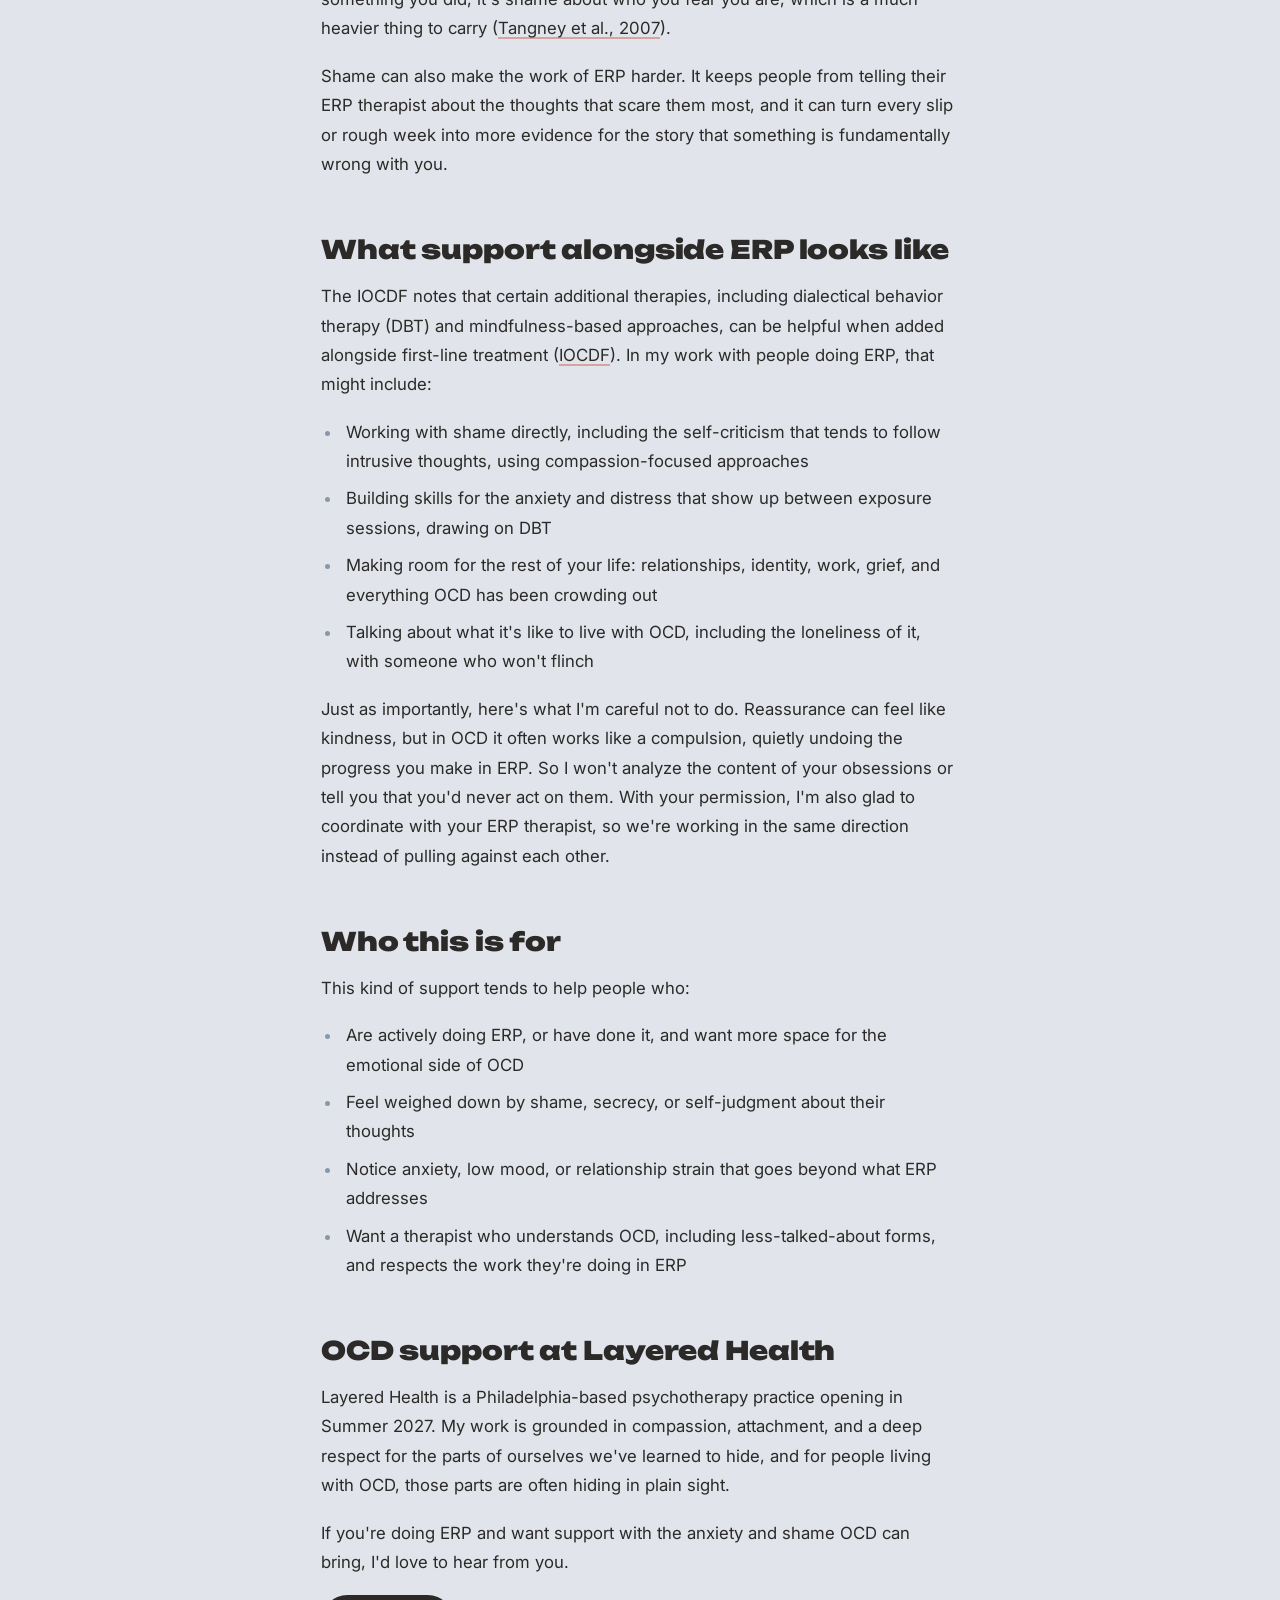
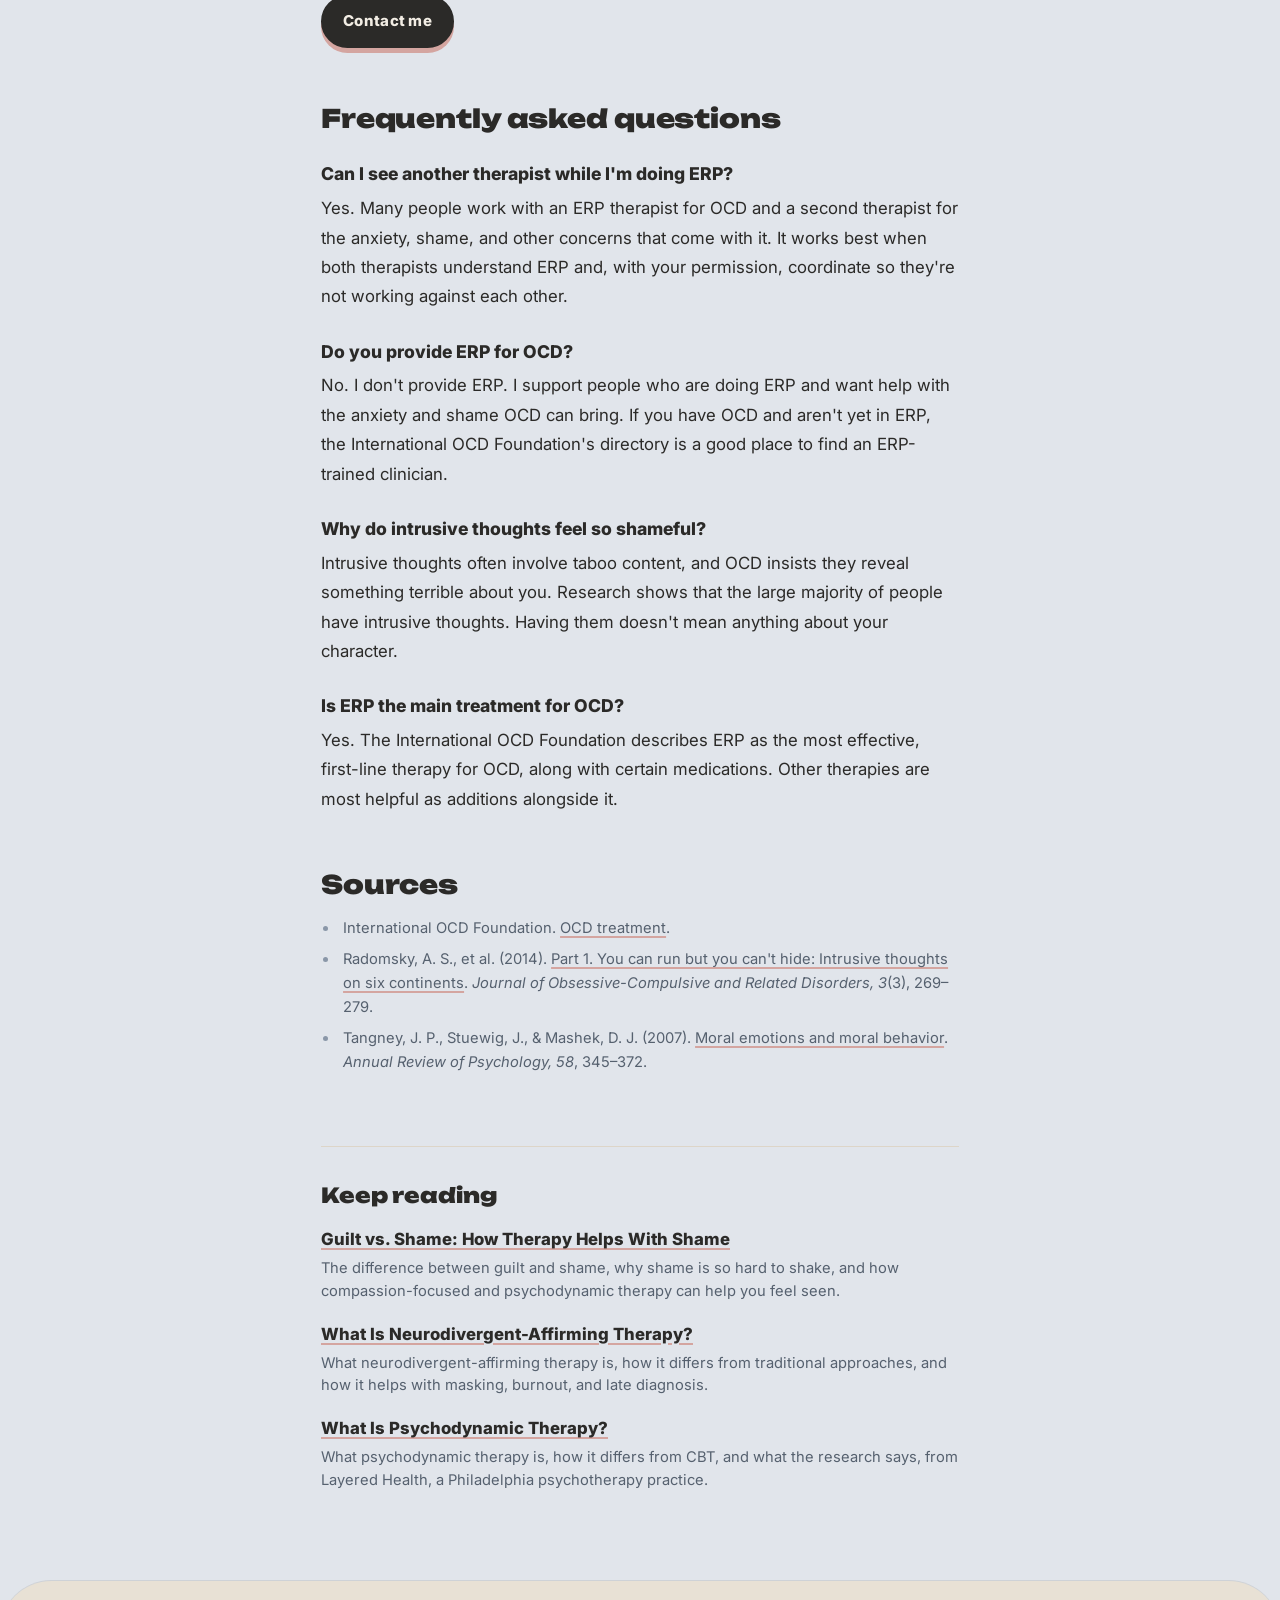
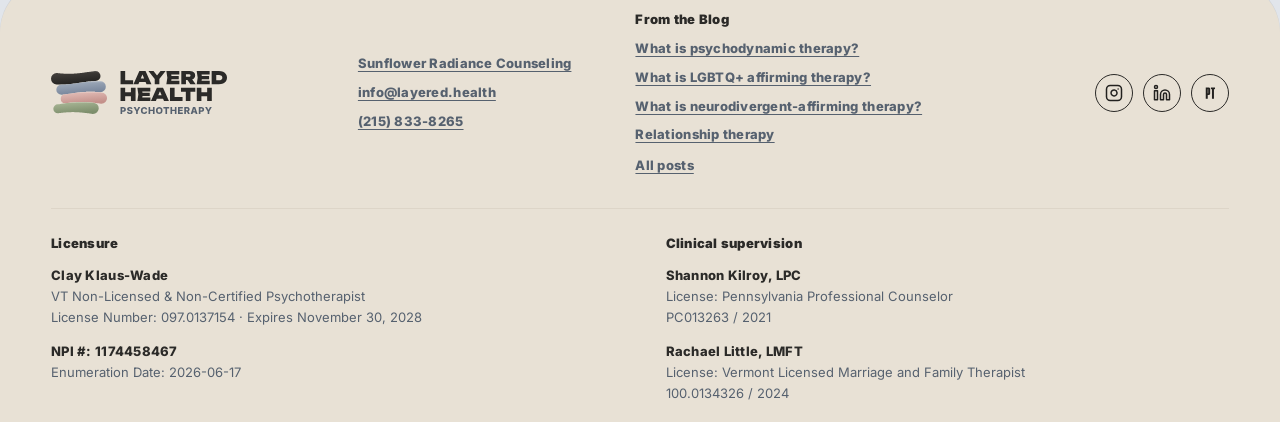
<file: blog/ocd-support-alongside-erp/index.html>
<!DOCTYPE html>
<html lang="en">
<head>
<meta charset="utf-8">
<meta name="viewport" content="width=device-width, initial-scale=1">
<title>Therapy Support for OCD: Help With the Anxiety and Shame Alongside ERP | Layered Health</title>
<meta name="description" content="Already doing ERP for OCD? How a second therapist can help with the anxiety and shame OCD brings, without getting in the way of your exposure work.">
<link rel="canonical" href="https://layered.health/blog/ocd-support-alongside-erp">
<meta property="og:type" content="article">
<meta property="og:site_name" content="Layered Health">
<meta property="og:title" content="Therapy Support for OCD: Help With the Anxiety and Shame Alongside ERP">
<meta property="og:description" content="Already doing ERP for OCD? How a second therapist can help with the anxiety and shame OCD brings, without getting in the way of your exposure work.">
<meta property="og:url" content="https://layered.health/blog/ocd-support-alongside-erp">
<meta property="article:published_time" content="2026-10-16">
<meta property="article:author" content="Clay Klaus-Wade">
<meta name="twitter:card" content="summary">
<meta name="twitter:title" content="Therapy Support for OCD: Help With the Anxiety and Shame Alongside ERP">
<meta name="twitter:description" content="Already doing ERP for OCD? How a second therapist can help with the anxiety and shame OCD brings, without getting in the way of your exposure work.">
<link rel="icon" href="../../assets/layered-mark.svg" type="image/svg+xml">
<link rel="preconnect" href="https://fonts.googleapis.com">
<link rel="preconnect" href="https://fonts.gstatic.com" crossorigin>
<link rel="stylesheet" href="https://fonts.googleapis.com/css2?family=Inter:ital,wght@0,400;0,800;0,900;1,400&family=Unbounded:wght@900&display=swap">
<script>document.documentElement.classList.add('js')</script>
<link rel="stylesheet" href="../../styles.css?v=v4-17">
<script type="application/ld+json">
{
  "@context": "https://schema.org",
  "@graph": [
    {
      "@type": "BlogPosting",
      "@id": "https://layered.health/blog/ocd-support-alongside-erp#article",
      "headline": "Therapy Support for OCD: Help With the Anxiety and Shame Alongside ERP",
      "description": "Already doing ERP for OCD? How a second therapist can help with the anxiety and shame OCD brings, without getting in the way of your exposure work.",
      "url": "https://layered.health/blog/ocd-support-alongside-erp",
      "datePublished": "2026-10-16",
      "dateModified": "2026-10-16",
      "inLanguage": "en-US",
      "author": {
        "@type": "Person",
        "@id": "https://layered.health/#clay",
        "name": "Clay Klaus-Wade",
        "affiliation": [
          {
            "@type": "Organization",
            "name": "Philadelphia Society for Psychoanalytic Psychology",
            "url": "https://www.pspp.org"
          }
        ],
        "alumniOf": {
          "@type": "CollegeOrUniversity",
          "name": "University of Pennsylvania"
        }
      },
      "publisher": {
        "@type": "Organization",
        "@id": "https://layered.health/#org",
        "name": "Layered Health",
        "url": "https://layered.health",
        "areaServed": {
          "@type": "City",
          "name": "Philadelphia"
        }
      },
      "keywords": "OCD therapy support Philadelphia, therapy for OCD shame, OCD anxiety support, support alongside ERP, intrusive thoughts shame, exposure and response prevention",
      "citation": [
        "https://iocdf.org/about-ocd/ocd-treatment/",
        "https://acikerisim.ibu.edu.tr/items/634eace7-d500-4269-806f-caa44fb07751/full",
        "https://doi.org/10.1146/annurev.psych.56.091103.070145"
      ]
    },
    {
      "@type": "FAQPage",
      "@id": "https://layered.health/blog/ocd-support-alongside-erp#faq",
      "mainEntity": [
        {
          "@type": "Question",
          "name": "Can I see another therapist while I'm doing ERP?",
          "acceptedAnswer": {
            "@type": "Answer",
            "text": "Yes. Many people work with an ERP therapist for OCD and a second therapist for the anxiety, shame, and other concerns that come with it. It works best when both therapists understand ERP and, with your permission, coordinate so they're not working against each other."
          }
        },
        {
          "@type": "Question",
          "name": "Do you provide ERP for OCD?",
          "acceptedAnswer": {
            "@type": "Answer",
            "text": "No. I don't provide ERP. I support people who are doing ERP and want help with the anxiety and shame OCD can bring. If you have OCD and aren't yet in ERP, the International OCD Foundation's directory is a good place to find an ERP-trained clinician."
          }
        },
        {
          "@type": "Question",
          "name": "Why do intrusive thoughts feel so shameful?",
          "acceptedAnswer": {
            "@type": "Answer",
            "text": "Intrusive thoughts often involve taboo content, and OCD insists they reveal something terrible about you. Research shows that the large majority of people have intrusive thoughts. Having them doesn't mean anything about your character."
          }
        },
        {
          "@type": "Question",
          "name": "Is ERP the main treatment for OCD?",
          "acceptedAnswer": {
            "@type": "Answer",
            "text": "Yes. The International OCD Foundation describes ERP as the most effective, first-line therapy for OCD, along with certain medications. Other therapies are most helpful as additions alongside it."
          }
        }
      ]
    }
  ]
}
</script>
</head>
<body class="page-post">
<header class="site-header" data-sticky>
  <a class="lockup" href="../../index.html" aria-label="Layered Health Psychotherapy, home"><img src="../../assets/layered-health-lockup-expressive.svg?v=3" alt="" width="176" height="44"></a>
  <nav class="site-nav" aria-label="Main">
    <div class="nav-links" id="nav-menu">
      <a class="nav-link nav-home" href="../../index.html">Home</a>
      <a class="nav-link" href="../../about.html">About</a>
      <a class="nav-link nav-services" href="../../what-we-offer/">Services</a>
      <a class="nav-link" href="mailto:info@layered.health">Contact</a>
    </div>
    <a class="nav-btn nav-book" href="https://www.psychologytoday.com/us/therapists/clay-klaus-wade-glenolden-pa/1806016" target="_blank" rel="noopener noreferrer">Book a consult<span class="sr-only"> (opens in a new tab)</span></a>
    <button class="nav-toggle" type="button" aria-expanded="false" aria-controls="nav-menu" aria-label="Menu"><span></span><span></span><span></span></button>
  </nav>
</header>

<main>
  <article class="section post">
    <header class="post-head">
      <h1>Therapy Support for OCD: Help With the Anxiety and Shame Alongside ERP</h1>
      <p class="post-meta">By Clay Klaus-Wade · <time datetime="2026-10-16">October 16, 2026</time></p>
    </header>
    <div class="post-body">
      <h2>The short answer</h2>
      <p>If you&#39;re doing exposure and response prevention, or ERP, for OCD, you&#39;re already doing some of the hardest and bravest work there is in therapy. And yet ERP isn&#39;t always the place where everything else gets room: the exhaustion of living with intrusive thoughts, the anxiety that spills into the rest of your life, and, very often, the shame of having thoughts that feel so wrong, so unlike you, that you&#39;ve never said them out loud to anyone.</p>
      <p>That&#39;s where I come in. I support people who are doing ERP for OCD and want help with the anxiety and shame OCD can bring. I don&#39;t provide ERP myself, and I&#39;m not a replacement for it; I work alongside it.</p>
      <h2>Start with ERP</h2>
      <p>I want to be clear about this, because it matters. The International OCD Foundation describes ERP as the most effective, first-line therapy for OCD, and lists certain medications as first-line options as well (<a href="https://iocdf.org/about-ocd/ocd-treatment/">IOCDF</a>). The same page is direct that some approaches, including psychodynamic therapy on its own, haven&#39;t been found effective as a treatment for OCD itself.</p>
      <p>So if you have OCD and you aren&#39;t yet working with an ERP-trained clinician, that&#39;s the first call to make, and the <a href="https://iocdf.org/about-ocd/ocd-treatment/">IOCDF&#39;s resource directory</a> is a good place to start. What I offer is something different: a space for the parts of your experience that live around the OCD, held by someone who understands how ERP works and respects it.</p>
      <h2>Why OCD and shame are so often tangled together</h2>
      <p>Here&#39;s something that surprises a lot of people: almost everyone has intrusive thoughts. In a study spanning 13 countries across six continents, about 94 percent of participants reported having at least one unwanted intrusive thought in the previous three months (<a href="https://acikerisim.ibu.edu.tr/items/634eace7-d500-4269-806f-caa44fb07751/full">Radomsky et al., 2014</a>). Thoughts about harm, sex, religion, contamination, or doubt are a normal part of having a human mind.</p>
      <p>What OCD does is grab hold of those thoughts and insist they mean something terrible about you. And because the content of intrusive thoughts is so often taboo, people with OCD tend to carry it in silence for years, sometimes convinced that they&#39;re dangerous, broken, or secretly bad. That isn&#39;t guilt about something you did; it&#39;s shame about who you fear you are, which is a much heavier thing to carry (<a href="https://doi.org/10.1146/annurev.psych.56.091103.070145">Tangney et al., 2007</a>).</p>
      <p>Shame can also make the work of ERP harder. It keeps people from telling their ERP therapist about the thoughts that scare them most, and it can turn every slip or rough week into more evidence for the story that something is fundamentally wrong with you.</p>
      <h2>What support alongside ERP looks like</h2>
      <p>The IOCDF notes that certain additional therapies, including dialectical behavior therapy (DBT) and mindfulness-based approaches, can be helpful when added alongside first-line treatment (<a href="https://iocdf.org/about-ocd/ocd-treatment/">IOCDF</a>). In my work with people doing ERP, that might include:</p>
      <ul>
      <li>Working with shame directly, including the self-criticism that tends to follow intrusive thoughts, using compassion-focused approaches</li>
      <li>Building skills for the anxiety and distress that show up between exposure sessions, drawing on DBT</li>
      <li>Making room for the rest of your life: relationships, identity, work, grief, and everything OCD has been crowding out</li>
      <li>Talking about what it&#39;s like to live with OCD, including the loneliness of it, with someone who won&#39;t flinch</li>
      </ul>
      <p>Just as importantly, here&#39;s what I&#39;m careful not to do. Reassurance can feel like kindness, but in OCD it often works like a compulsion, quietly undoing the progress you make in ERP. So I won&#39;t analyze the content of your obsessions or tell you that you&#39;d never act on them. With your permission, I&#39;m also glad to coordinate with your ERP therapist, so we&#39;re working in the same direction instead of pulling against each other.</p>
      <h2>Who this is for</h2>
      <p>This kind of support tends to help people who:</p>
      <ul>
      <li>Are actively doing ERP, or have done it, and want more space for the emotional side of OCD</li>
      <li>Feel weighed down by shame, secrecy, or self-judgment about their thoughts</li>
      <li>Notice anxiety, low mood, or relationship strain that goes beyond what ERP addresses</li>
      <li>Want a therapist who understands OCD, including less-talked-about forms, and respects the work they&#39;re doing in ERP</li>
      </ul>
      <h2>OCD support at Layered Health</h2>
      <p>Layered Health is a Philadelphia-based psychotherapy practice opening in Summer 2027. My work is grounded in compassion, attachment, and a deep respect for the parts of ourselves we&#39;ve learned to hide, and for people living with OCD, those parts are often hiding in plain sight.</p>
      <p>If you&#39;re doing ERP and want support with the anxiety and shame OCD can bring, I&#39;d love to hear from you.</p>
      <p class="post-cta"><a class="button button-sm" href="https://www.psychologytoday.com/us/therapists/clay-klaus-wade-glenolden-pa/1806016" target="_blank" rel="noopener noreferrer">Contact me</a></p>
      <h2>Frequently asked questions</h2>
      <h3>Can I see another therapist while I&#39;m doing ERP?</h3>
      <p>Yes. Many people work with an ERP therapist for OCD and a second therapist for the anxiety, shame, and other concerns that come with it. It works best when both therapists understand ERP and, with your permission, coordinate so they&#39;re not working against each other.</p>
      <h3>Do you provide ERP for OCD?</h3>
      <p>No. I don&#39;t provide ERP. I support people who are doing ERP and want help with the anxiety and shame OCD can bring. If you have OCD and aren&#39;t yet in ERP, the International OCD Foundation&#39;s directory is a good place to find an ERP-trained clinician.</p>
      <h3>Why do intrusive thoughts feel so shameful?</h3>
      <p>Intrusive thoughts often involve taboo content, and OCD insists they reveal something terrible about you. Research shows that the large majority of people have intrusive thoughts. Having them doesn&#39;t mean anything about your character.</p>
      <h3>Is ERP the main treatment for OCD?</h3>
      <p>Yes. The International OCD Foundation describes ERP as the most effective, first-line therapy for OCD, along with certain medications. Other therapies are most helpful as additions alongside it.</p>
      <h2>Sources</h2>
      <ul>
      <li>International OCD Foundation. <a href="https://iocdf.org/about-ocd/ocd-treatment/">OCD treatment</a>.</li>
      <li>Radomsky, A. S., et al. (2014). <a href="https://acikerisim.ibu.edu.tr/items/634eace7-d500-4269-806f-caa44fb07751/full">Part 1. You can run but you can&#39;t hide: Intrusive thoughts on six continents</a>. <em>Journal of Obsessive-Compulsive and Related Disorders, 3</em>(3), 269–279.</li>
      <li>Tangney, J. P., Stuewig, J., &amp; Mashek, D. J. (2007). <a href="https://doi.org/10.1146/annurev.psych.56.091103.070145">Moral emotions and moral behavior</a>. <em>Annual Review of Psychology, 58</em>, 345–372.</li>
      </ul>
    </div>
    <aside class="post-related" aria-labelledby="related-title">
      <h2 id="related-title">Keep reading</h2>
      <ul>
        <li><a href="../therapy-for-shame/">Guilt vs. Shame: How Therapy Helps With Shame</a><p>The difference between guilt and shame, why shame is so hard to shake, and how compassion-focused and psychodynamic therapy can help you feel seen.</p></li>
        <li><a href="../neurodivergent-affirming-therapy/">What Is Neurodivergent-Affirming Therapy?</a><p>What neurodivergent-affirming therapy is, how it differs from traditional approaches, and how it helps with masking, burnout, and late diagnosis.</p></li>
        <li><a href="../what-is-psychodynamic-therapy/">What Is Psychodynamic Therapy?</a><p>What psychodynamic therapy is, how it differs from CBT, and what the research says, from Layered Health, a Philadelphia psychotherapy practice.</p></li>
      </ul>
    </aside>
  </article>
</main>

<footer class="site-footer">
  <div class="footer-grid">
    <a class="lockup" href="../../index.html" aria-label="Layered Health Psychotherapy, home"><img src="../../assets/layered-health-lockup-expressive.svg?v=3" alt="" width="176" height="44"></a>
    <div class="footer-links">
      <a href="https://www.sunflowerradiance.com/clay-klaus-wade" target="_blank" rel="noopener noreferrer">Sunflower Radiance Counseling</a>
      <a href="mailto:info@layered.health">info@layered.health</a>
      <a href="tel:+12158338265">(215) 833-8265</a>
    </div>
    <div class="footer-blog">
      <p class="footer-label">From the Blog</p>
      <a href="../../blog/what-is-psychodynamic-therapy/">What is psychodynamic therapy?</a>
      <a href="../../blog/lgbtq-affirming-therapy/">What is LGBTQ+ affirming therapy?</a>
      <a href="../../blog/neurodivergent-affirming-therapy/">What is neurodivergent-affirming therapy?</a>
      <a href="../../blog/relationship-therapy/">Relationship therapy</a>
      <a class="footer-all" href="../../blog/">All posts</a>
    </div>
    <div class="social">
      <a href="https://www.instagram.com/layeredhealth/" target="_blank" rel="noopener noreferrer" aria-label="Instagram, @layeredhealth"><img src="../../assets/instagram.svg" alt=""></a>
      <a href="https://www.linkedin.com/company/layeredhealth/" target="_blank" rel="noopener noreferrer" aria-label="LinkedIn, Layered Health"><img src="../../assets/linkedin.svg" alt=""></a>
      <a href="https://www.psychologytoday.com/us/therapists/clay-klaus-wade-glenolden-pa/1806016" target="_blank" rel="noopener noreferrer" aria-label="Psychology Today"><img src="../../assets/psychology-today.png" alt=""></a>
    </div>
  </div>
  <div class="footer-creds">
    <div class="footer-cred-group">
      <p class="footer-label">Licensure</p>
      <dl class="footer-cred-list">
        <div class="footer-cred"><dt>Clay Klaus-Wade</dt><dd>VT Non-Licensed &amp; Non-Certified Psychotherapist</dd><dd>License Number: 097.0137154 · Expires November 30, 2028</dd></div>
        <div class="footer-cred"><dt>NPI #: 1174458467</dt><dd>Enumeration Date: 2026-06-17</dd></div>
      </dl>
    </div>
    <div class="footer-cred-group">
      <p class="footer-label">Clinical supervision</p>
      <dl class="footer-cred-list">
        <div class="footer-cred"><dt>Shannon Kilroy, LPC</dt><dd>License: Pennsylvania Professional Counselor</dd><dd>PC013263 / 2021</dd></div>
        <div class="footer-cred"><dt>Rachael Little, LMFT</dt><dd>License: Vermont Licensed Marriage and Family Therapist</dd><dd>100.0134326 / 2024</dd></div>
      </dl>
    </div>
  </div>
</footer>
<script src="../../main.js?v=v4-2" defer></script>
</body>
</html>
</file>
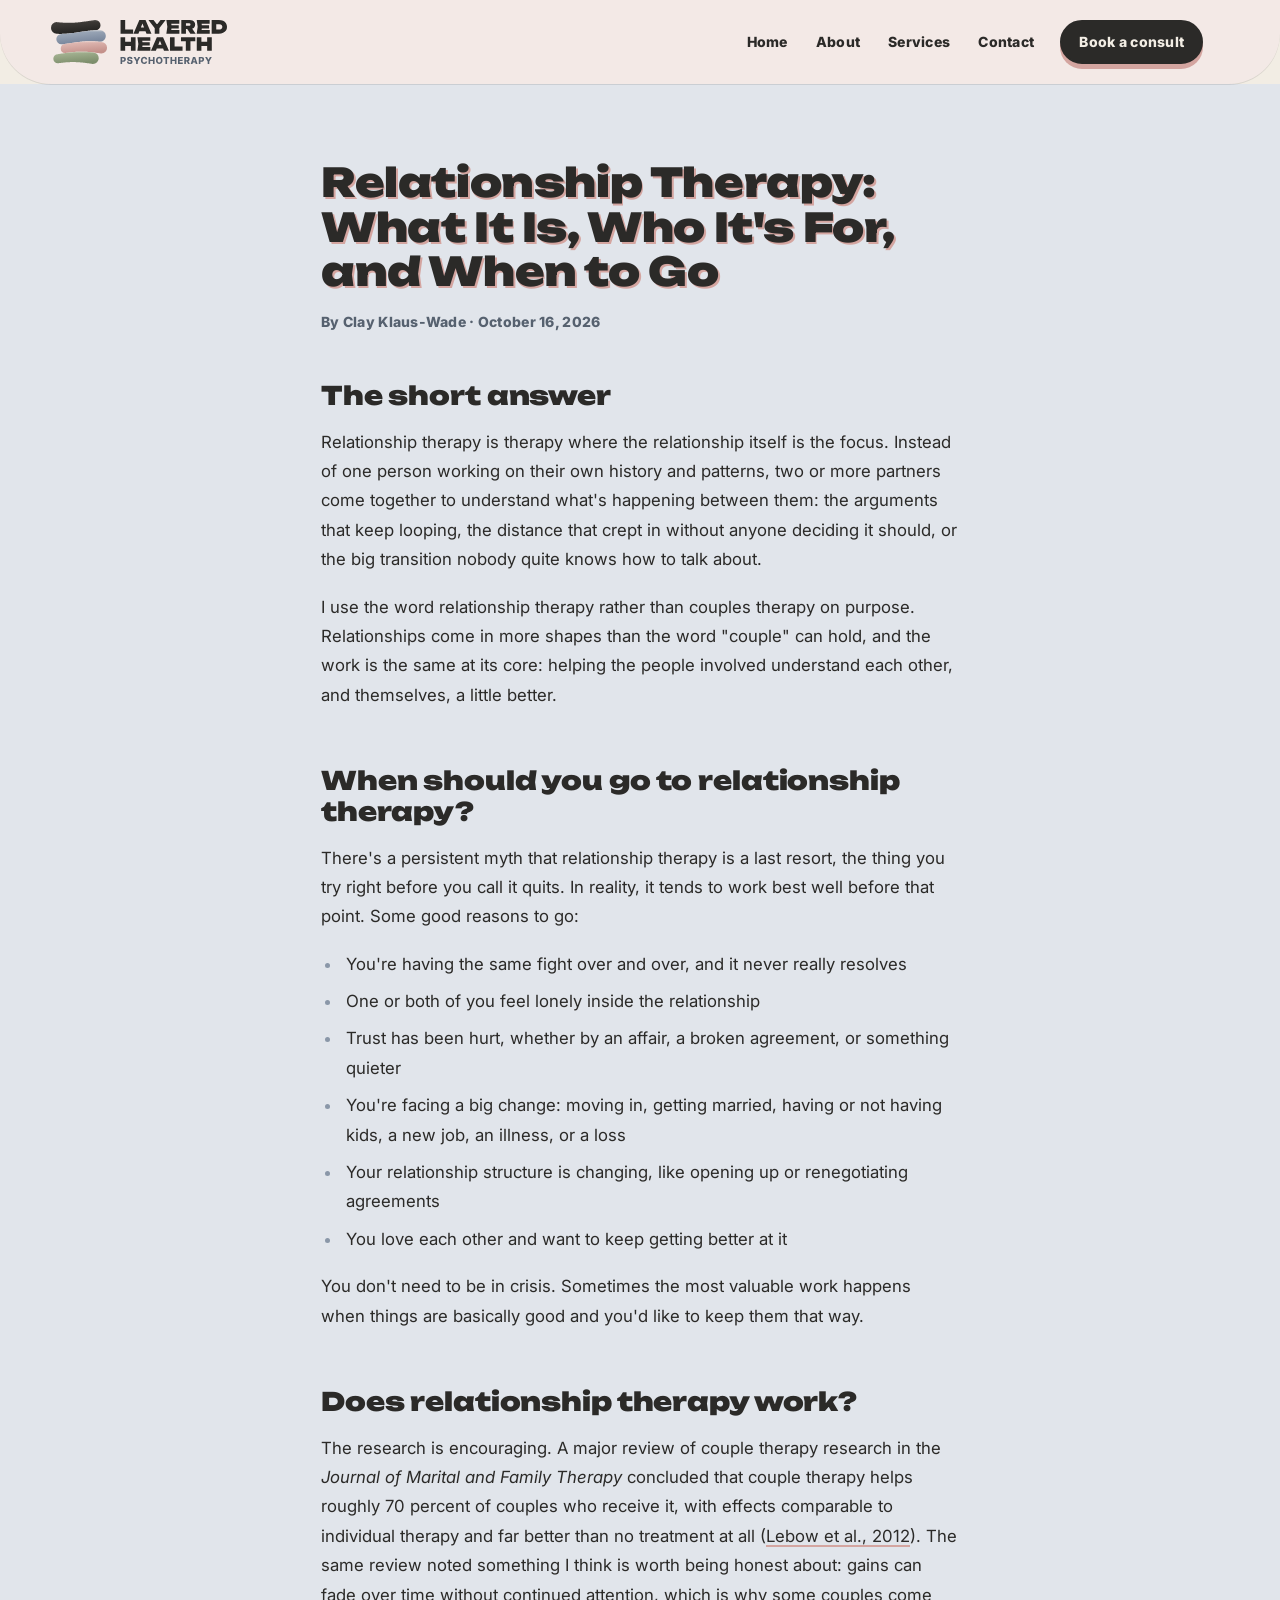
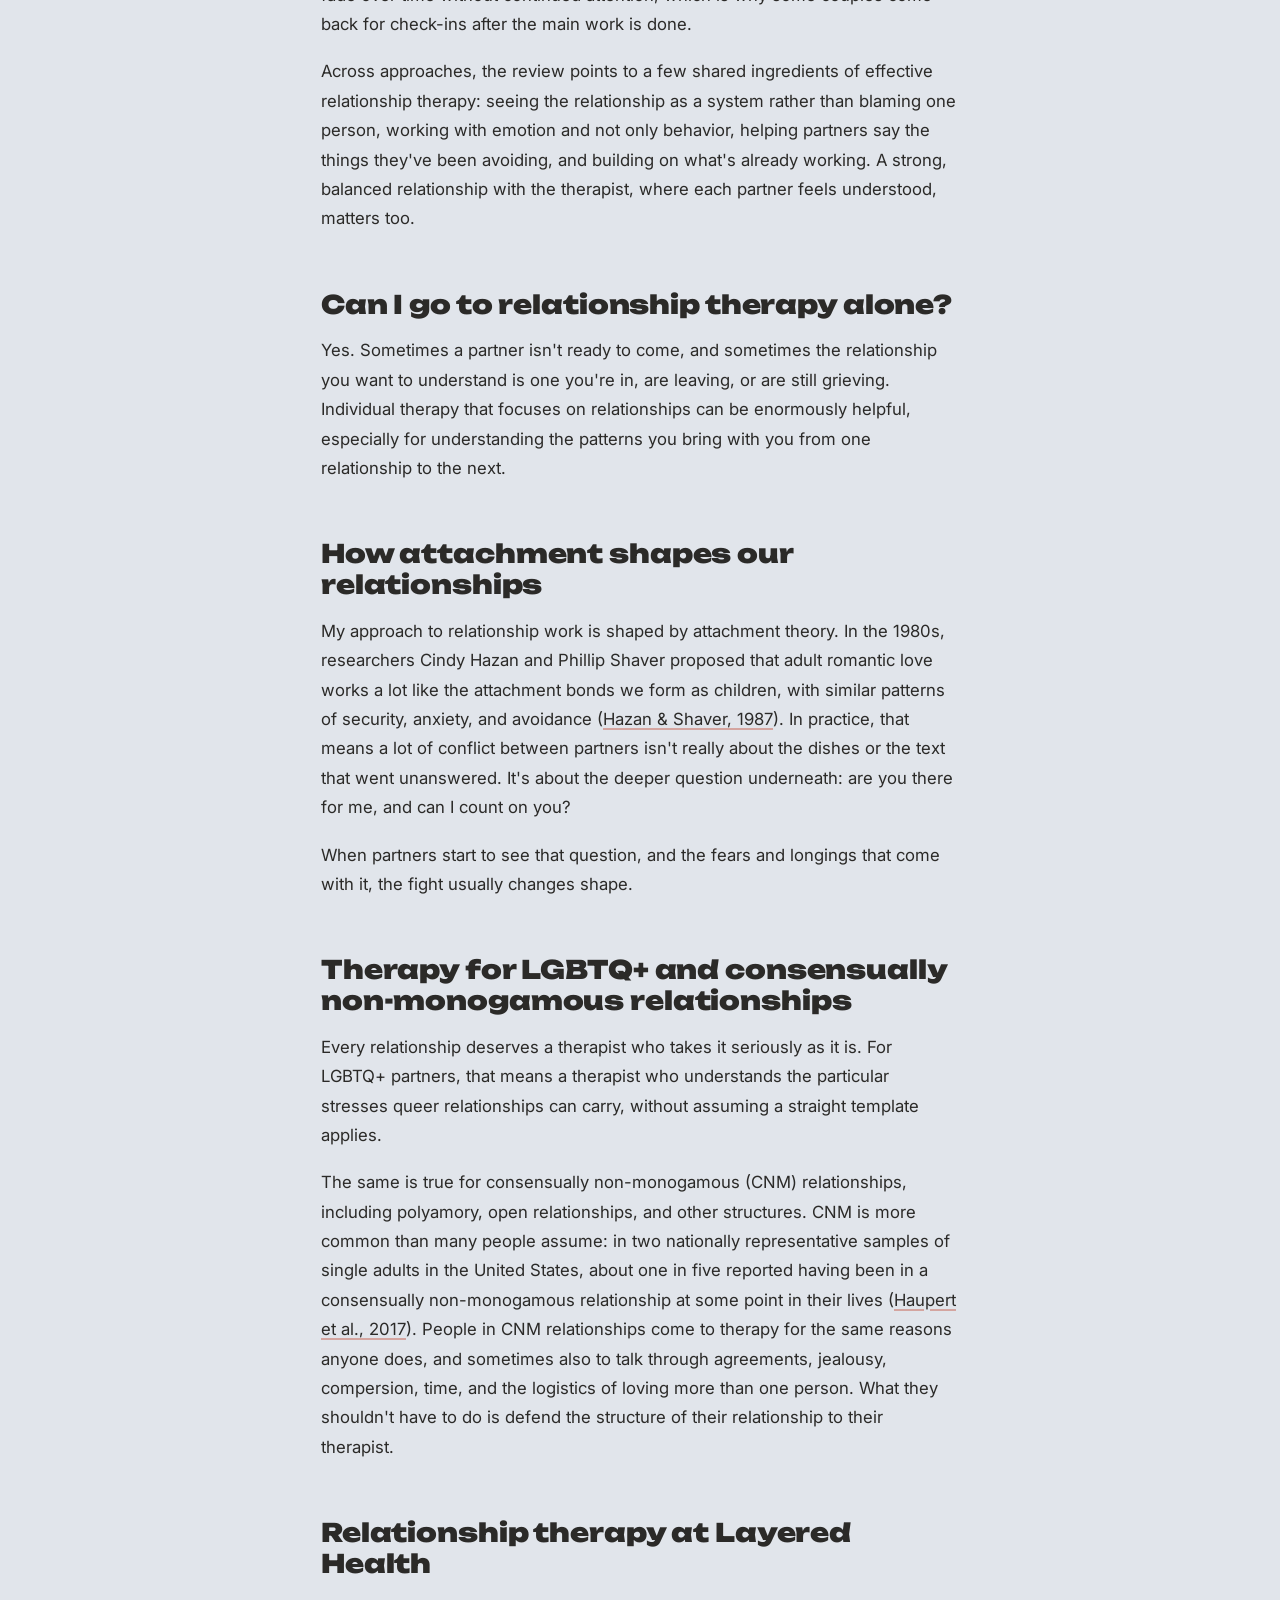
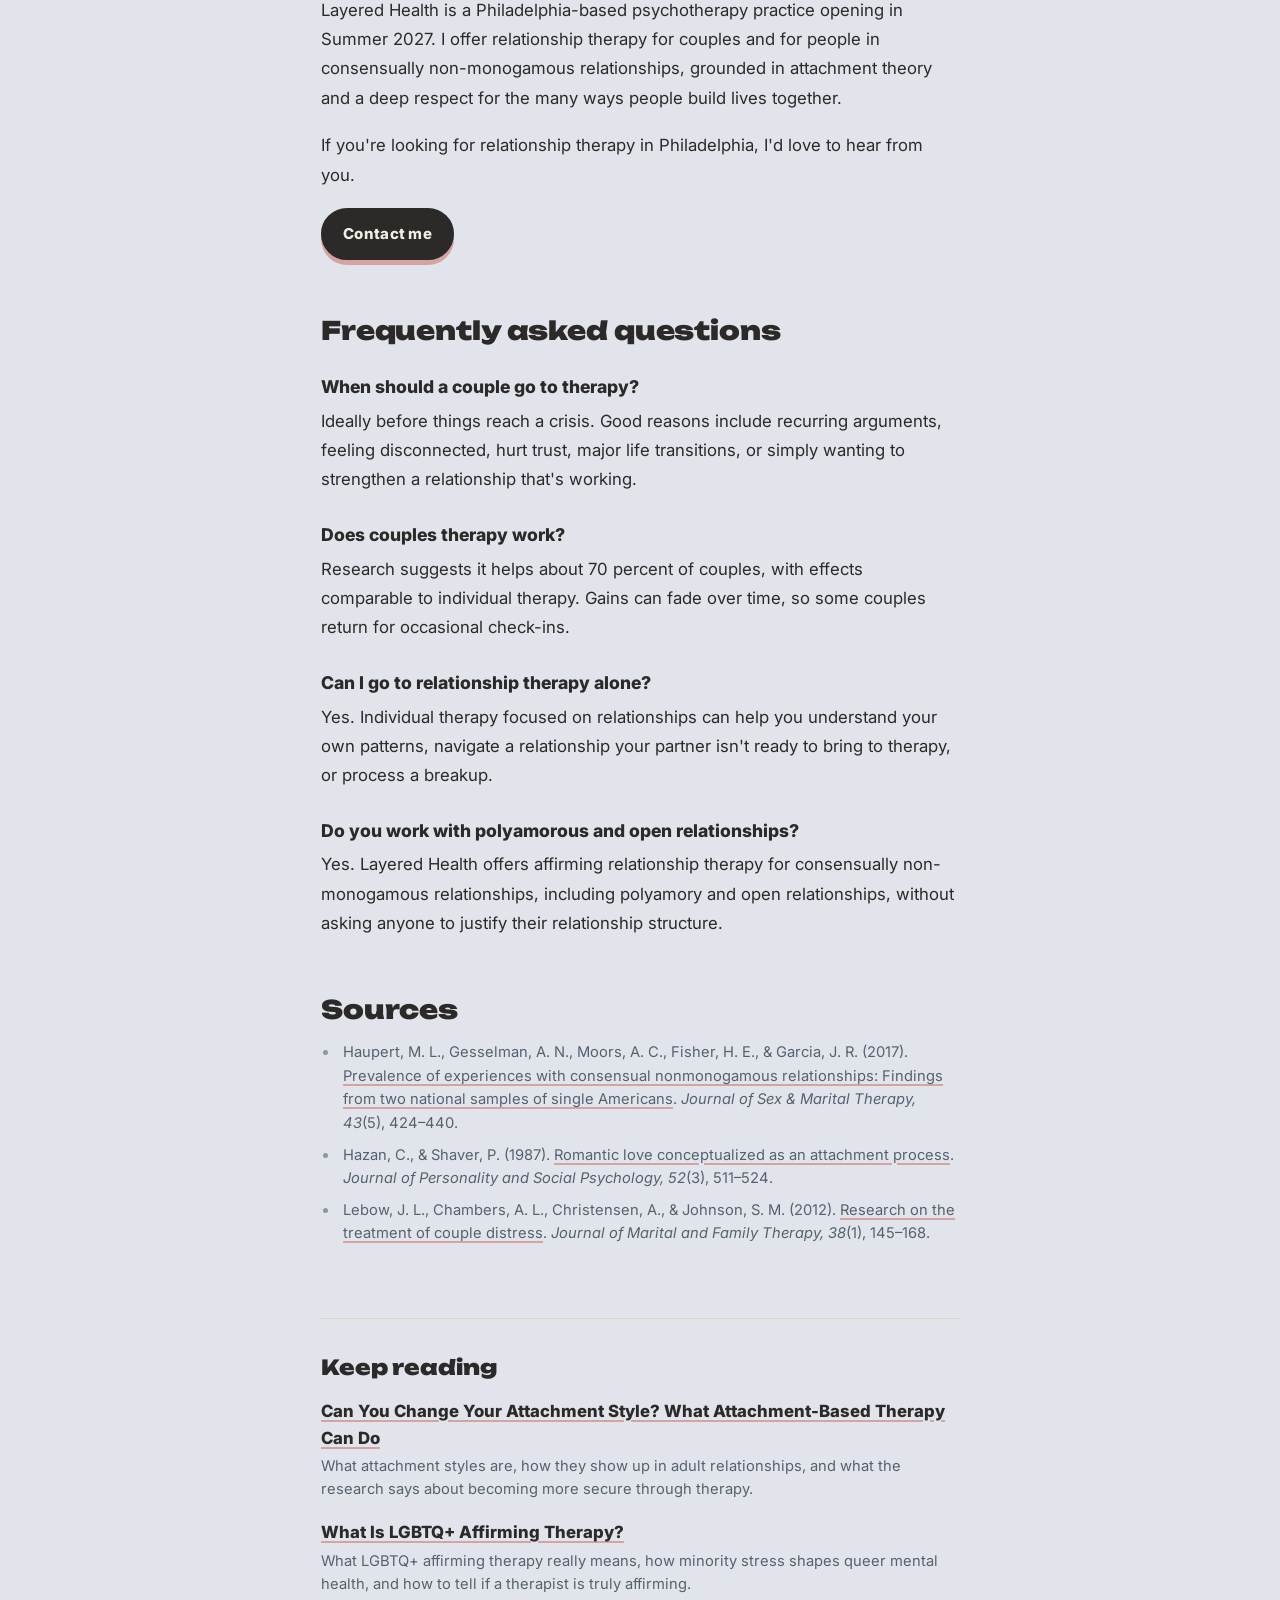
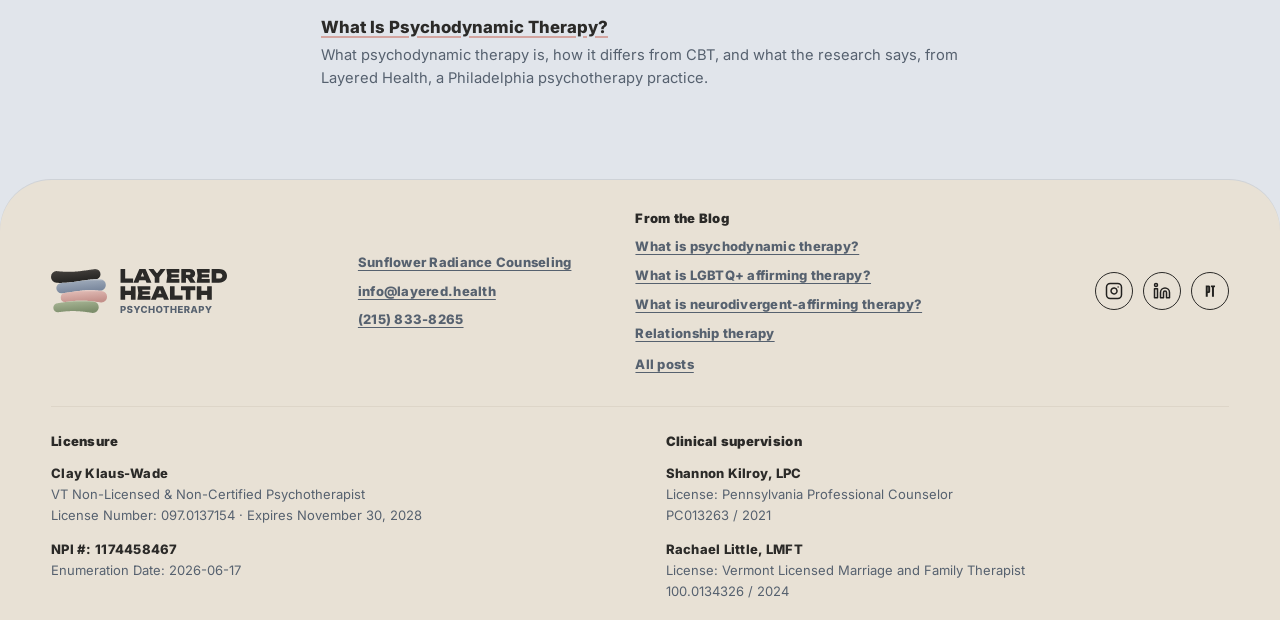
<file: blog/relationship-therapy/index.html>
<!DOCTYPE html>
<html lang="en">
<head>
<meta charset="utf-8">
<meta name="viewport" content="width=device-width, initial-scale=1">
<title>Relationship Therapy: What It Is, Who It's For, and When to Go | Layered Health</title>
<meta name="description" content="What relationship therapy is, whether it works, and why it isn't only for couples in crisis, including LGBTQ+ couples and consensually non-monogamous relationships.">
<link rel="canonical" href="https://layered.health/blog/relationship-therapy">
<meta property="og:type" content="article">
<meta property="og:site_name" content="Layered Health">
<meta property="og:title" content="Relationship Therapy: What It Is, Who It's For, and When to Go">
<meta property="og:description" content="What relationship therapy is, whether it works, and why it isn't only for couples in crisis, including LGBTQ+ couples and consensually non-monogamous relationships.">
<meta property="og:url" content="https://layered.health/blog/relationship-therapy">
<meta property="article:published_time" content="2026-10-16">
<meta property="article:author" content="Clay Klaus-Wade">
<meta name="twitter:card" content="summary">
<meta name="twitter:title" content="Relationship Therapy: What It Is, Who It's For, and When to Go">
<meta name="twitter:description" content="What relationship therapy is, whether it works, and why it isn't only for couples in crisis, including LGBTQ+ couples and consensually non-monogamous relationships.">
<link rel="icon" href="../../assets/layered-mark.svg" type="image/svg+xml">
<link rel="preconnect" href="https://fonts.googleapis.com">
<link rel="preconnect" href="https://fonts.gstatic.com" crossorigin>
<link rel="stylesheet" href="https://fonts.googleapis.com/css2?family=Inter:ital,wght@0,400;0,800;0,900;1,400&family=Unbounded:wght@900&display=swap">
<script>document.documentElement.classList.add('js')</script>
<link rel="stylesheet" href="../../styles.css?v=v4-17">
<script type="application/ld+json">
{
  "@context": "https://schema.org",
  "@graph": [
    {
      "@type": "BlogPosting",
      "@id": "https://layered.health/blog/relationship-therapy#article",
      "headline": "Relationship Therapy: What It Is, Who It's For, and When to Go",
      "description": "What relationship therapy is, whether it works, and why it isn't only for couples in crisis, including LGBTQ+ couples and consensually non-monogamous relationships.",
      "url": "https://layered.health/blog/relationship-therapy",
      "datePublished": "2026-10-16",
      "dateModified": "2026-10-16",
      "inLanguage": "en-US",
      "author": {
        "@type": "Person",
        "@id": "https://layered.health/#clay",
        "name": "Clay Klaus-Wade",
        "affiliation": [
          {
            "@type": "Organization",
            "name": "Philadelphia Society for Psychoanalytic Psychology",
            "url": "https://www.pspp.org"
          }
        ],
        "alumniOf": {
          "@type": "CollegeOrUniversity",
          "name": "University of Pennsylvania"
        }
      },
      "publisher": {
        "@type": "Organization",
        "@id": "https://layered.health/#org",
        "name": "Layered Health",
        "url": "https://layered.health",
        "areaServed": {
          "@type": "City",
          "name": "Philadelphia"
        }
      },
      "keywords": "relationship therapy Philadelphia, couples therapy Philadelphia, LGBTQ couples counseling, polyamory-friendly therapist Philadelphia, CNM therapist, open relationship counseling, relationship counseling Pennsylvania",
      "citation": [
        "https://pubmed.ncbi.nlm.nih.gov/27096488/",
        "https://peda.net/id/16cda5ca78f:file/download/8307851b1c66438100ff9b11c276c577efd88e5b/HazanShaver1987.pdf",
        "https://onlinelibrary.wiley.com/doi/10.1111/j.1752-0606.2011.00249.x"
      ]
    },
    {
      "@type": "FAQPage",
      "@id": "https://layered.health/blog/relationship-therapy#faq",
      "mainEntity": [
        {
          "@type": "Question",
          "name": "When should a couple go to therapy?",
          "acceptedAnswer": {
            "@type": "Answer",
            "text": "Ideally before things reach a crisis. Good reasons include recurring arguments, feeling disconnected, hurt trust, major life transitions, or simply wanting to strengthen a relationship that's working."
          }
        },
        {
          "@type": "Question",
          "name": "Does couples therapy work?",
          "acceptedAnswer": {
            "@type": "Answer",
            "text": "Research suggests it helps about 70 percent of couples, with effects comparable to individual therapy. Gains can fade over time, so some couples return for occasional check-ins."
          }
        },
        {
          "@type": "Question",
          "name": "Can I go to relationship therapy alone?",
          "acceptedAnswer": {
            "@type": "Answer",
            "text": "Yes. Individual therapy focused on relationships can help you understand your own patterns, navigate a relationship your partner isn't ready to bring to therapy, or process a breakup."
          }
        },
        {
          "@type": "Question",
          "name": "Do you work with polyamorous and open relationships?",
          "acceptedAnswer": {
            "@type": "Answer",
            "text": "Yes. Layered Health offers affirming relationship therapy for consensually non-monogamous relationships, including polyamory and open relationships, without asking anyone to justify their relationship structure."
          }
        }
      ]
    }
  ]
}
</script>
</head>
<body class="page-post">
<header class="site-header" data-sticky>
  <a class="lockup" href="../../index.html" aria-label="Layered Health Psychotherapy, home"><img src="../../assets/layered-health-lockup-expressive.svg?v=3" alt="" width="176" height="44"></a>
  <nav class="site-nav" aria-label="Main">
    <div class="nav-links" id="nav-menu">
      <a class="nav-link nav-home" href="../../index.html">Home</a>
      <a class="nav-link" href="../../about.html">About</a>
      <a class="nav-link nav-services" href="../../what-we-offer/">Services</a>
      <a class="nav-link" href="mailto:info@layered.health">Contact</a>
    </div>
    <a class="nav-btn nav-book" href="https://www.psychologytoday.com/us/therapists/clay-klaus-wade-glenolden-pa/1806016" target="_blank" rel="noopener noreferrer">Book a consult<span class="sr-only"> (opens in a new tab)</span></a>
    <button class="nav-toggle" type="button" aria-expanded="false" aria-controls="nav-menu" aria-label="Menu"><span></span><span></span><span></span></button>
  </nav>
</header>

<main>
  <article class="section post">
    <header class="post-head">
      <h1>Relationship Therapy: What It Is, Who It's For, and When to Go</h1>
      <p class="post-meta">By Clay Klaus-Wade · <time datetime="2026-10-16">October 16, 2026</time></p>
    </header>
    <div class="post-body">
      <h2>The short answer</h2>
      <p>Relationship therapy is therapy where the relationship itself is the focus. Instead of one person working on their own history and patterns, two or more partners come together to understand what&#39;s happening between them: the arguments that keep looping, the distance that crept in without anyone deciding it should, or the big transition nobody quite knows how to talk about.</p>
      <p>I use the word relationship therapy rather than couples therapy on purpose. Relationships come in more shapes than the word &quot;couple&quot; can hold, and the work is the same at its core: helping the people involved understand each other, and themselves, a little better.</p>
      <h2>When should you go to relationship therapy?</h2>
      <p>There&#39;s a persistent myth that relationship therapy is a last resort, the thing you try right before you call it quits. In reality, it tends to work best well before that point. Some good reasons to go:</p>
      <ul>
      <li>You&#39;re having the same fight over and over, and it never really resolves</li>
      <li>One or both of you feel lonely inside the relationship</li>
      <li>Trust has been hurt, whether by an affair, a broken agreement, or something quieter</li>
      <li>You&#39;re facing a big change: moving in, getting married, having or not having kids, a new job, an illness, or a loss</li>
      <li>Your relationship structure is changing, like opening up or renegotiating agreements</li>
      <li>You love each other and want to keep getting better at it</li>
      </ul>
      <p>You don&#39;t need to be in crisis. Sometimes the most valuable work happens when things are basically good and you&#39;d like to keep them that way.</p>
      <h2>Does relationship therapy work?</h2>
      <p>The research is encouraging. A major review of couple therapy research in the <em>Journal of Marital and Family Therapy</em> concluded that couple therapy helps roughly 70 percent of couples who receive it, with effects comparable to individual therapy and far better than no treatment at all (<a href="https://onlinelibrary.wiley.com/doi/10.1111/j.1752-0606.2011.00249.x">Lebow et al., 2012</a>). The same review noted something I think is worth being honest about: gains can fade over time without continued attention, which is why some couples come back for check-ins after the main work is done.</p>
      <p>Across approaches, the review points to a few shared ingredients of effective relationship therapy: seeing the relationship as a system rather than blaming one person, working with emotion and not only behavior, helping partners say the things they&#39;ve been avoiding, and building on what&#39;s already working. A strong, balanced relationship with the therapist, where each partner feels understood, matters too.</p>
      <h2>Can I go to relationship therapy alone?</h2>
      <p>Yes. Sometimes a partner isn&#39;t ready to come, and sometimes the relationship you want to understand is one you&#39;re in, are leaving, or are still grieving. Individual therapy that focuses on relationships can be enormously helpful, especially for understanding the patterns you bring with you from one relationship to the next.</p>
      <h2>How attachment shapes our relationships</h2>
      <p>My approach to relationship work is shaped by attachment theory. In the 1980s, researchers Cindy Hazan and Phillip Shaver proposed that adult romantic love works a lot like the attachment bonds we form as children, with similar patterns of security, anxiety, and avoidance (<a href="https://peda.net/id/16cda5ca78f:file/download/8307851b1c66438100ff9b11c276c577efd88e5b/HazanShaver1987.pdf">Hazan &amp; Shaver, 1987</a>). In practice, that means a lot of conflict between partners isn&#39;t really about the dishes or the text that went unanswered. It&#39;s about the deeper question underneath: are you there for me, and can I count on you?</p>
      <p>When partners start to see that question, and the fears and longings that come with it, the fight usually changes shape.</p>
      <h2>Therapy for LGBTQ+ and consensually non-monogamous relationships</h2>
      <p>Every relationship deserves a therapist who takes it seriously as it is. For LGBTQ+ partners, that means a therapist who understands the particular stresses queer relationships can carry, without assuming a straight template applies.</p>
      <p>The same is true for consensually non-monogamous (CNM) relationships, including polyamory, open relationships, and other structures. CNM is more common than many people assume: in two nationally representative samples of single adults in the United States, about one in five reported having been in a consensually non-monogamous relationship at some point in their lives (<a href="https://pubmed.ncbi.nlm.nih.gov/27096488/">Haupert et al., 2017</a>). People in CNM relationships come to therapy for the same reasons anyone does, and sometimes also to talk through agreements, jealousy, compersion, time, and the logistics of loving more than one person. What they shouldn&#39;t have to do is defend the structure of their relationship to their therapist.</p>
      <h2>Relationship therapy at Layered Health</h2>
      <p>Layered Health is a Philadelphia-based psychotherapy practice opening in Summer 2027. I offer relationship therapy for couples and for people in consensually non-monogamous relationships, grounded in attachment theory and a deep respect for the many ways people build lives together.</p>
      <p>If you&#39;re looking for relationship therapy in Philadelphia, I&#39;d love to hear from you.</p>
      <p class="post-cta"><a class="button button-sm" href="https://www.psychologytoday.com/us/therapists/clay-klaus-wade-glenolden-pa/1806016" target="_blank" rel="noopener noreferrer">Contact me</a></p>
      <h2>Frequently asked questions</h2>
      <h3>When should a couple go to therapy?</h3>
      <p>Ideally before things reach a crisis. Good reasons include recurring arguments, feeling disconnected, hurt trust, major life transitions, or simply wanting to strengthen a relationship that&#39;s working.</p>
      <h3>Does couples therapy work?</h3>
      <p>Research suggests it helps about 70 percent of couples, with effects comparable to individual therapy. Gains can fade over time, so some couples return for occasional check-ins.</p>
      <h3>Can I go to relationship therapy alone?</h3>
      <p>Yes. Individual therapy focused on relationships can help you understand your own patterns, navigate a relationship your partner isn&#39;t ready to bring to therapy, or process a breakup.</p>
      <h3>Do you work with polyamorous and open relationships?</h3>
      <p>Yes. Layered Health offers affirming relationship therapy for consensually non-monogamous relationships, including polyamory and open relationships, without asking anyone to justify their relationship structure.</p>
      <h2>Sources</h2>
      <ul>
      <li>Haupert, M. L., Gesselman, A. N., Moors, A. C., Fisher, H. E., &amp; Garcia, J. R. (2017). <a href="https://pubmed.ncbi.nlm.nih.gov/27096488/">Prevalence of experiences with consensual nonmonogamous relationships: Findings from two national samples of single Americans</a>. <em>Journal of Sex &amp; Marital Therapy, 43</em>(5), 424–440.</li>
      <li>Hazan, C., &amp; Shaver, P. (1987). <a href="https://peda.net/id/16cda5ca78f:file/download/8307851b1c66438100ff9b11c276c577efd88e5b/HazanShaver1987.pdf">Romantic love conceptualized as an attachment process</a>. <em>Journal of Personality and Social Psychology, 52</em>(3), 511–524.</li>
      <li>Lebow, J. L., Chambers, A. L., Christensen, A., &amp; Johnson, S. M. (2012). <a href="https://onlinelibrary.wiley.com/doi/10.1111/j.1752-0606.2011.00249.x">Research on the treatment of couple distress</a>. <em>Journal of Marital and Family Therapy, 38</em>(1), 145–168.</li>
      </ul>
    </div>
    <aside class="post-related" aria-labelledby="related-title">
      <h2 id="related-title">Keep reading</h2>
      <ul>
        <li><a href="../attachment-styles-therapy/">Can You Change Your Attachment Style? What Attachment-Based Therapy Can Do</a><p>What attachment styles are, how they show up in adult relationships, and what the research says about becoming more secure through therapy.</p></li>
        <li><a href="../lgbtq-affirming-therapy/">What Is LGBTQ+ Affirming Therapy?</a><p>What LGBTQ+ affirming therapy really means, how minority stress shapes queer mental health, and how to tell if a therapist is truly affirming.</p></li>
        <li><a href="../what-is-psychodynamic-therapy/">What Is Psychodynamic Therapy?</a><p>What psychodynamic therapy is, how it differs from CBT, and what the research says, from Layered Health, a Philadelphia psychotherapy practice.</p></li>
      </ul>
    </aside>
  </article>
</main>

<footer class="site-footer">
  <div class="footer-grid">
    <a class="lockup" href="../../index.html" aria-label="Layered Health Psychotherapy, home"><img src="../../assets/layered-health-lockup-expressive.svg?v=3" alt="" width="176" height="44"></a>
    <div class="footer-links">
      <a href="https://www.sunflowerradiance.com/clay-klaus-wade" target="_blank" rel="noopener noreferrer">Sunflower Radiance Counseling</a>
      <a href="mailto:info@layered.health">info@layered.health</a>
      <a href="tel:+12158338265">(215) 833-8265</a>
    </div>
    <div class="footer-blog">
      <p class="footer-label">From the Blog</p>
      <a href="../../blog/what-is-psychodynamic-therapy/">What is psychodynamic therapy?</a>
      <a href="../../blog/lgbtq-affirming-therapy/">What is LGBTQ+ affirming therapy?</a>
      <a href="../../blog/neurodivergent-affirming-therapy/">What is neurodivergent-affirming therapy?</a>
      <a href="../../blog/relationship-therapy/" aria-current="page">Relationship therapy</a>
      <a class="footer-all" href="../../blog/">All posts</a>
    </div>
    <div class="social">
      <a href="https://www.instagram.com/layeredhealth/" target="_blank" rel="noopener noreferrer" aria-label="Instagram, @layeredhealth"><img src="../../assets/instagram.svg" alt=""></a>
      <a href="https://www.linkedin.com/company/layeredhealth/" target="_blank" rel="noopener noreferrer" aria-label="LinkedIn, Layered Health"><img src="../../assets/linkedin.svg" alt=""></a>
      <a href="https://www.psychologytoday.com/us/therapists/clay-klaus-wade-glenolden-pa/1806016" target="_blank" rel="noopener noreferrer" aria-label="Psychology Today"><img src="../../assets/psychology-today.png" alt=""></a>
    </div>
  </div>
  <div class="footer-creds">
    <div class="footer-cred-group">
      <p class="footer-label">Licensure</p>
      <dl class="footer-cred-list">
        <div class="footer-cred"><dt>Clay Klaus-Wade</dt><dd>VT Non-Licensed &amp; Non-Certified Psychotherapist</dd><dd>License Number: 097.0137154 · Expires November 30, 2028</dd></div>
        <div class="footer-cred"><dt>NPI #: 1174458467</dt><dd>Enumeration Date: 2026-06-17</dd></div>
      </dl>
    </div>
    <div class="footer-cred-group">
      <p class="footer-label">Clinical supervision</p>
      <dl class="footer-cred-list">
        <div class="footer-cred"><dt>Shannon Kilroy, LPC</dt><dd>License: Pennsylvania Professional Counselor</dd><dd>PC013263 / 2021</dd></div>
        <div class="footer-cred"><dt>Rachael Little, LMFT</dt><dd>License: Vermont Licensed Marriage and Family Therapist</dd><dd>100.0134326 / 2024</dd></div>
      </dl>
    </div>
  </div>
</footer>
<script src="../../main.js?v=v4-2" defer></script>
</body>
</html>
</file>
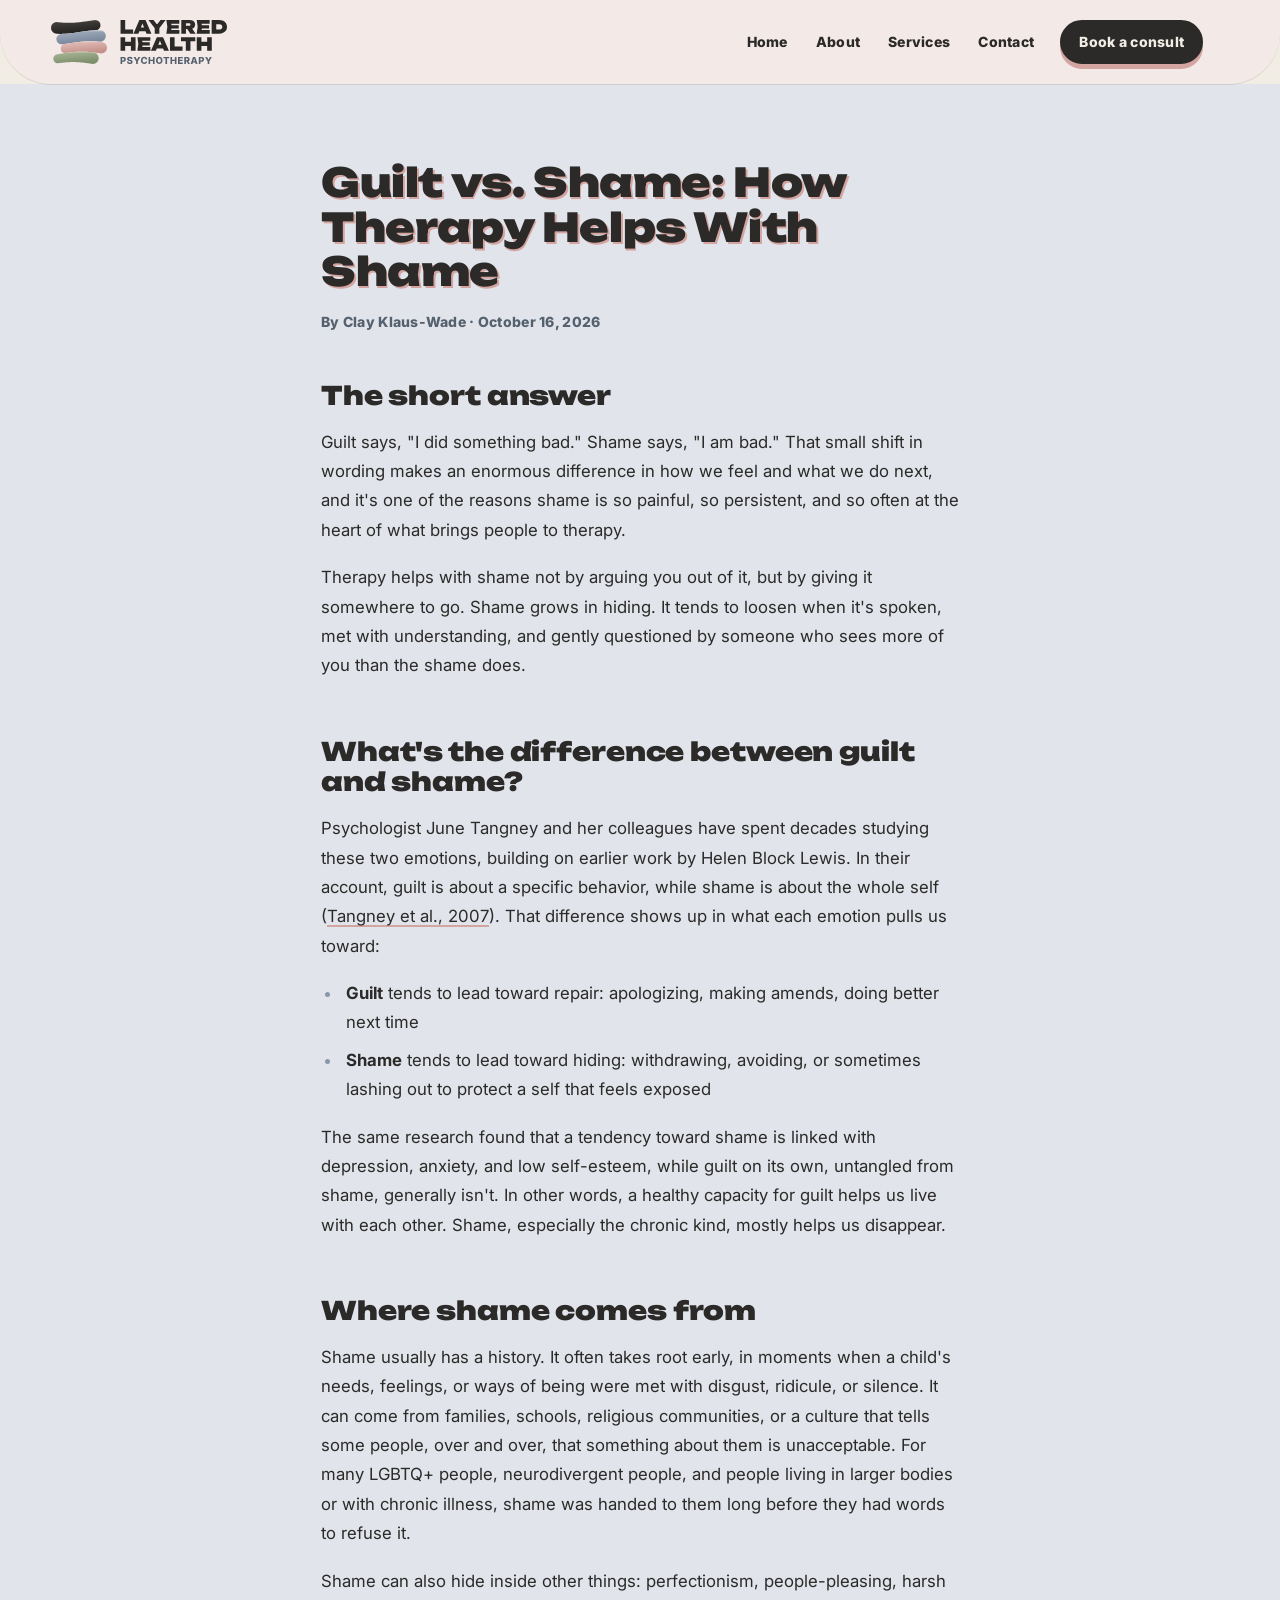
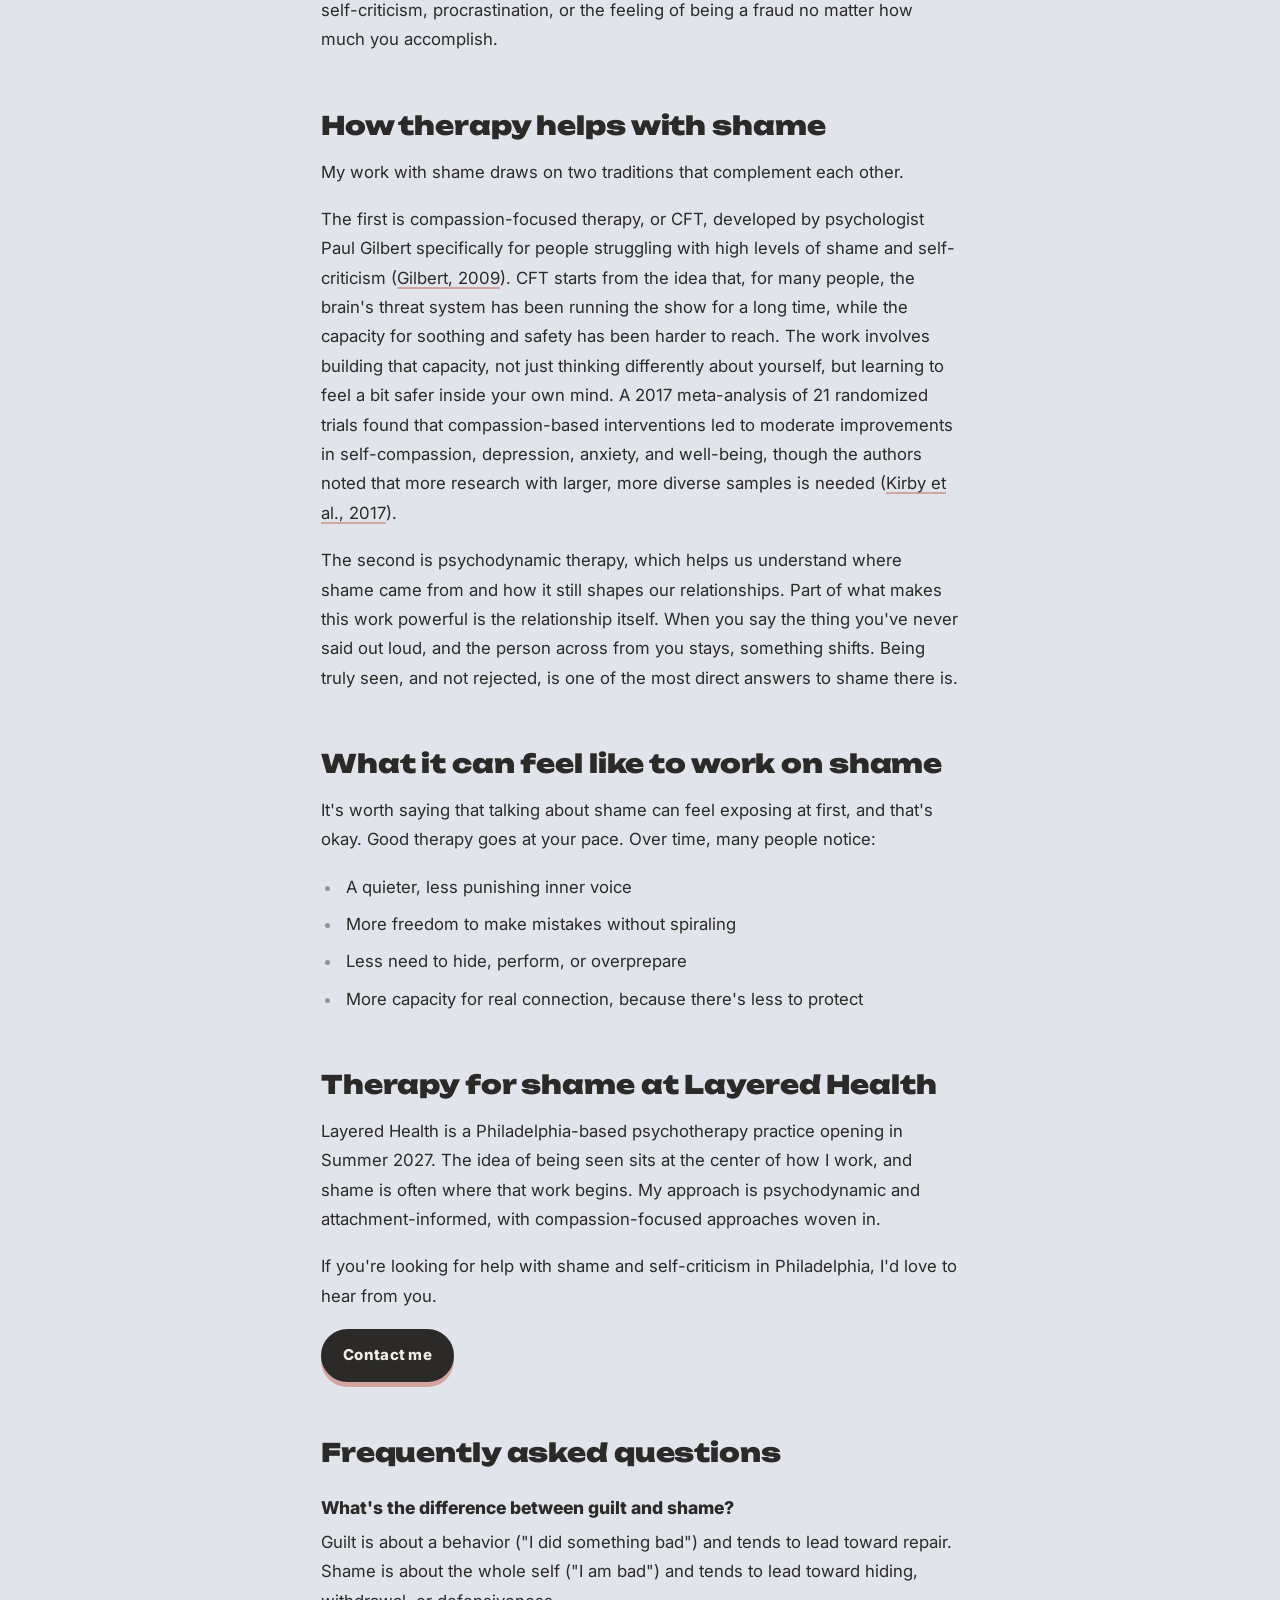
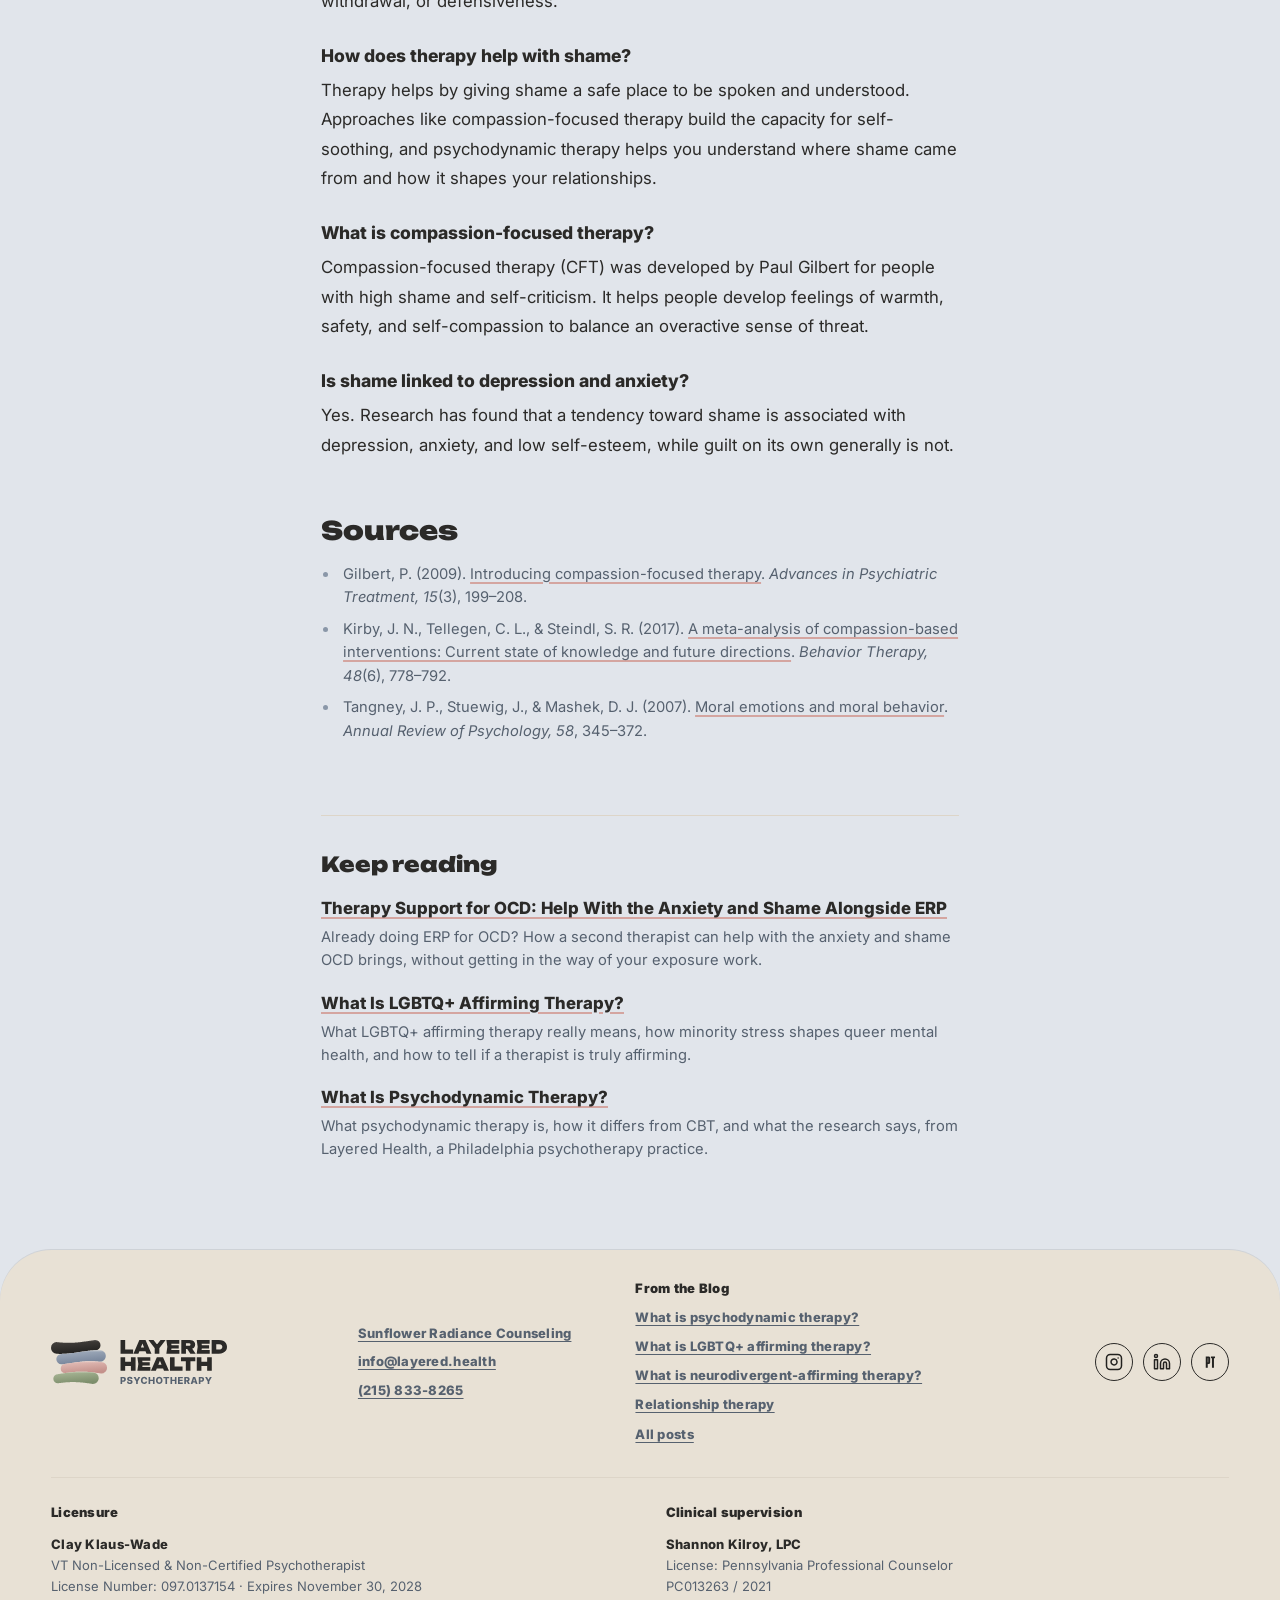
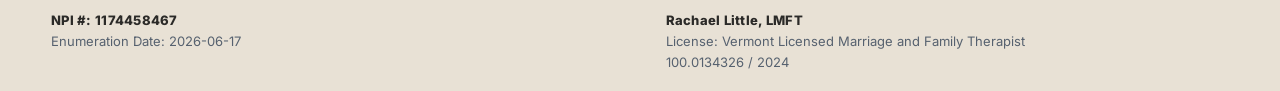
<file: blog/therapy-for-shame/index.html>
<!DOCTYPE html>
<html lang="en">
<head>
<meta charset="utf-8">
<meta name="viewport" content="width=device-width, initial-scale=1">
<title>Guilt vs. Shame: How Therapy Helps With Shame | Layered Health</title>
<meta name="description" content="The difference between guilt and shame, why shame is so hard to shake, and how compassion-focused and psychodynamic therapy can help you feel seen.">
<link rel="canonical" href="https://layered.health/blog/therapy-for-shame">
<meta property="og:type" content="article">
<meta property="og:site_name" content="Layered Health">
<meta property="og:title" content="Guilt vs. Shame: How Therapy Helps With Shame">
<meta property="og:description" content="The difference between guilt and shame, why shame is so hard to shake, and how compassion-focused and psychodynamic therapy can help you feel seen.">
<meta property="og:url" content="https://layered.health/blog/therapy-for-shame">
<meta property="article:published_time" content="2026-10-16">
<meta property="article:author" content="Clay Klaus-Wade">
<meta name="twitter:card" content="summary">
<meta name="twitter:title" content="Guilt vs. Shame: How Therapy Helps With Shame">
<meta name="twitter:description" content="The difference between guilt and shame, why shame is so hard to shake, and how compassion-focused and psychodynamic therapy can help you feel seen.">
<link rel="icon" href="../../assets/layered-mark.svg" type="image/svg+xml">
<link rel="preconnect" href="https://fonts.googleapis.com">
<link rel="preconnect" href="https://fonts.gstatic.com" crossorigin>
<link rel="stylesheet" href="https://fonts.googleapis.com/css2?family=Inter:ital,wght@0,400;0,800;0,900;1,400&family=Unbounded:wght@900&display=swap">
<script>document.documentElement.classList.add('js')</script>
<link rel="stylesheet" href="../../styles.css?v=v4-17">
<script type="application/ld+json">
{
  "@context": "https://schema.org",
  "@graph": [
    {
      "@type": "BlogPosting",
      "@id": "https://layered.health/blog/therapy-for-shame#article",
      "headline": "Guilt vs. Shame: How Therapy Helps With Shame",
      "description": "The difference between guilt and shame, why shame is so hard to shake, and how compassion-focused and psychodynamic therapy can help you feel seen.",
      "url": "https://layered.health/blog/therapy-for-shame",
      "datePublished": "2026-10-16",
      "dateModified": "2026-10-16",
      "inLanguage": "en-US",
      "author": {
        "@type": "Person",
        "@id": "https://layered.health/#clay",
        "name": "Clay Klaus-Wade",
        "affiliation": [
          {
            "@type": "Organization",
            "name": "Philadelphia Society for Psychoanalytic Psychology",
            "url": "https://www.pspp.org"
          }
        ],
        "alumniOf": {
          "@type": "CollegeOrUniversity",
          "name": "University of Pennsylvania"
        }
      },
      "publisher": {
        "@type": "Organization",
        "@id": "https://layered.health/#org",
        "name": "Layered Health",
        "url": "https://layered.health",
        "areaServed": {
          "@type": "City",
          "name": "Philadelphia"
        }
      },
      "keywords": "therapy for shame, shame and self-worth therapist Philadelphia, guilt vs shame, compassion-focused therapy, self-criticism therapy, perfectionism therapy",
      "citation": [
        "https://www.cambridge.org/core/journals/advances-in-psychiatric-treatment/article/introducing-compassionfocused-therapy/ECBC8B7B87E90ABB58C4530CDEE04088",
        "https://doi.org/10.1016/j.beth.2017.06.003",
        "https://doi.org/10.1146/annurev.psych.56.091103.070145"
      ]
    },
    {
      "@type": "FAQPage",
      "@id": "https://layered.health/blog/therapy-for-shame#faq",
      "mainEntity": [
        {
          "@type": "Question",
          "name": "What's the difference between guilt and shame?",
          "acceptedAnswer": {
            "@type": "Answer",
            "text": "Guilt is about a behavior (\"I did something bad\") and tends to lead toward repair. Shame is about the whole self (\"I am bad\") and tends to lead toward hiding, withdrawal, or defensiveness."
          }
        },
        {
          "@type": "Question",
          "name": "How does therapy help with shame?",
          "acceptedAnswer": {
            "@type": "Answer",
            "text": "Therapy helps by giving shame a safe place to be spoken and understood. Approaches like compassion-focused therapy build the capacity for self-soothing, and psychodynamic therapy helps you understand where shame came from and how it shapes your relationships."
          }
        },
        {
          "@type": "Question",
          "name": "What is compassion-focused therapy?",
          "acceptedAnswer": {
            "@type": "Answer",
            "text": "Compassion-focused therapy (CFT) was developed by Paul Gilbert for people with high shame and self-criticism. It helps people develop feelings of warmth, safety, and self-compassion to balance an overactive sense of threat."
          }
        },
        {
          "@type": "Question",
          "name": "Is shame linked to depression and anxiety?",
          "acceptedAnswer": {
            "@type": "Answer",
            "text": "Yes. Research has found that a tendency toward shame is associated with depression, anxiety, and low self-esteem, while guilt on its own generally is not."
          }
        }
      ]
    }
  ]
}
</script>
</head>
<body class="page-post">
<header class="site-header" data-sticky>
  <a class="lockup" href="../../index.html" aria-label="Layered Health Psychotherapy, home"><img src="../../assets/layered-health-lockup-expressive.svg?v=3" alt="" width="176" height="44"></a>
  <nav class="site-nav" aria-label="Main">
    <div class="nav-links" id="nav-menu">
      <a class="nav-link nav-home" href="../../index.html">Home</a>
      <a class="nav-link" href="../../about.html">About</a>
      <a class="nav-link nav-services" href="../../what-we-offer/">Services</a>
      <a class="nav-link" href="mailto:info@layered.health">Contact</a>
    </div>
    <a class="nav-btn nav-book" href="https://www.psychologytoday.com/us/therapists/clay-klaus-wade-glenolden-pa/1806016" target="_blank" rel="noopener noreferrer">Book a consult<span class="sr-only"> (opens in a new tab)</span></a>
    <button class="nav-toggle" type="button" aria-expanded="false" aria-controls="nav-menu" aria-label="Menu"><span></span><span></span><span></span></button>
  </nav>
</header>

<main>
  <article class="section post">
    <header class="post-head">
      <h1>Guilt vs. Shame: How Therapy Helps With Shame</h1>
      <p class="post-meta">By Clay Klaus-Wade · <time datetime="2026-10-16">October 16, 2026</time></p>
    </header>
    <div class="post-body">
      <h2>The short answer</h2>
      <p>Guilt says, &quot;I did something bad.&quot; Shame says, &quot;I am bad.&quot; That small shift in wording makes an enormous difference in how we feel and what we do next, and it&#39;s one of the reasons shame is so painful, so persistent, and so often at the heart of what brings people to therapy.</p>
      <p>Therapy helps with shame not by arguing you out of it, but by giving it somewhere to go. Shame grows in hiding. It tends to loosen when it&#39;s spoken, met with understanding, and gently questioned by someone who sees more of you than the shame does.</p>
      <h2>What&#39;s the difference between guilt and shame?</h2>
      <p>Psychologist June Tangney and her colleagues have spent decades studying these two emotions, building on earlier work by Helen Block Lewis. In their account, guilt is about a specific behavior, while shame is about the whole self (<a href="https://doi.org/10.1146/annurev.psych.56.091103.070145">Tangney et al., 2007</a>). That difference shows up in what each emotion pulls us toward:</p>
      <ul>
      <li><strong>Guilt</strong> tends to lead toward repair: apologizing, making amends, doing better next time</li>
      <li><strong>Shame</strong> tends to lead toward hiding: withdrawing, avoiding, or sometimes lashing out to protect a self that feels exposed</li>
      </ul>
      <p>The same research found that a tendency toward shame is linked with depression, anxiety, and low self-esteem, while guilt on its own, untangled from shame, generally isn&#39;t. In other words, a healthy capacity for guilt helps us live with each other. Shame, especially the chronic kind, mostly helps us disappear.</p>
      <h2>Where shame comes from</h2>
      <p>Shame usually has a history. It often takes root early, in moments when a child&#39;s needs, feelings, or ways of being were met with disgust, ridicule, or silence. It can come from families, schools, religious communities, or a culture that tells some people, over and over, that something about them is unacceptable. For many LGBTQ+ people, neurodivergent people, and people living in larger bodies or with chronic illness, shame was handed to them long before they had words to refuse it.</p>
      <p>Shame can also hide inside other things: perfectionism, people-pleasing, harsh self-criticism, procrastination, or the feeling of being a fraud no matter how much you accomplish.</p>
      <h2>How therapy helps with shame</h2>
      <p>My work with shame draws on two traditions that complement each other.</p>
      <p>The first is compassion-focused therapy, or CFT, developed by psychologist Paul Gilbert specifically for people struggling with high levels of shame and self-criticism (<a href="https://www.cambridge.org/core/journals/advances-in-psychiatric-treatment/article/introducing-compassionfocused-therapy/ECBC8B7B87E90ABB58C4530CDEE04088">Gilbert, 2009</a>). CFT starts from the idea that, for many people, the brain&#39;s threat system has been running the show for a long time, while the capacity for soothing and safety has been harder to reach. The work involves building that capacity, not just thinking differently about yourself, but learning to feel a bit safer inside your own mind. A 2017 meta-analysis of 21 randomized trials found that compassion-based interventions led to moderate improvements in self-compassion, depression, anxiety, and well-being, though the authors noted that more research with larger, more diverse samples is needed (<a href="https://doi.org/10.1016/j.beth.2017.06.003">Kirby et al., 2017</a>).</p>
      <p>The second is psychodynamic therapy, which helps us understand where shame came from and how it still shapes our relationships. Part of what makes this work powerful is the relationship itself. When you say the thing you&#39;ve never said out loud, and the person across from you stays, something shifts. Being truly seen, and not rejected, is one of the most direct answers to shame there is.</p>
      <h2>What it can feel like to work on shame</h2>
      <p>It&#39;s worth saying that talking about shame can feel exposing at first, and that&#39;s okay. Good therapy goes at your pace. Over time, many people notice:</p>
      <ul>
      <li>A quieter, less punishing inner voice</li>
      <li>More freedom to make mistakes without spiraling</li>
      <li>Less need to hide, perform, or overprepare</li>
      <li>More capacity for real connection, because there&#39;s less to protect</li>
      </ul>
      <h2>Therapy for shame at Layered Health</h2>
      <p>Layered Health is a Philadelphia-based psychotherapy practice opening in Summer 2027. The idea of being seen sits at the center of how I work, and shame is often where that work begins. My approach is psychodynamic and attachment-informed, with compassion-focused approaches woven in.</p>
      <p>If you&#39;re looking for help with shame and self-criticism in Philadelphia, I&#39;d love to hear from you.</p>
      <p class="post-cta"><a class="button button-sm" href="https://www.psychologytoday.com/us/therapists/clay-klaus-wade-glenolden-pa/1806016" target="_blank" rel="noopener noreferrer">Contact me</a></p>
      <h2>Frequently asked questions</h2>
      <h3>What&#39;s the difference between guilt and shame?</h3>
      <p>Guilt is about a behavior (&quot;I did something bad&quot;) and tends to lead toward repair. Shame is about the whole self (&quot;I am bad&quot;) and tends to lead toward hiding, withdrawal, or defensiveness.</p>
      <h3>How does therapy help with shame?</h3>
      <p>Therapy helps by giving shame a safe place to be spoken and understood. Approaches like compassion-focused therapy build the capacity for self-soothing, and psychodynamic therapy helps you understand where shame came from and how it shapes your relationships.</p>
      <h3>What is compassion-focused therapy?</h3>
      <p>Compassion-focused therapy (CFT) was developed by Paul Gilbert for people with high shame and self-criticism. It helps people develop feelings of warmth, safety, and self-compassion to balance an overactive sense of threat.</p>
      <h3>Is shame linked to depression and anxiety?</h3>
      <p>Yes. Research has found that a tendency toward shame is associated with depression, anxiety, and low self-esteem, while guilt on its own generally is not.</p>
      <h2>Sources</h2>
      <ul>
      <li>Gilbert, P. (2009). <a href="https://www.cambridge.org/core/journals/advances-in-psychiatric-treatment/article/introducing-compassionfocused-therapy/ECBC8B7B87E90ABB58C4530CDEE04088">Introducing compassion-focused therapy</a>. <em>Advances in Psychiatric Treatment, 15</em>(3), 199–208.</li>
      <li>Kirby, J. N., Tellegen, C. L., &amp; Steindl, S. R. (2017). <a href="https://doi.org/10.1016/j.beth.2017.06.003">A meta-analysis of compassion-based interventions: Current state of knowledge and future directions</a>. <em>Behavior Therapy, 48</em>(6), 778–792.</li>
      <li>Tangney, J. P., Stuewig, J., &amp; Mashek, D. J. (2007). <a href="https://doi.org/10.1146/annurev.psych.56.091103.070145">Moral emotions and moral behavior</a>. <em>Annual Review of Psychology, 58</em>, 345–372.</li>
      </ul>
    </div>
    <aside class="post-related" aria-labelledby="related-title">
      <h2 id="related-title">Keep reading</h2>
      <ul>
        <li><a href="../ocd-support-alongside-erp/">Therapy Support for OCD: Help With the Anxiety and Shame Alongside ERP</a><p>Already doing ERP for OCD? How a second therapist can help with the anxiety and shame OCD brings, without getting in the way of your exposure work.</p></li>
        <li><a href="../lgbtq-affirming-therapy/">What Is LGBTQ+ Affirming Therapy?</a><p>What LGBTQ+ affirming therapy really means, how minority stress shapes queer mental health, and how to tell if a therapist is truly affirming.</p></li>
        <li><a href="../what-is-psychodynamic-therapy/">What Is Psychodynamic Therapy?</a><p>What psychodynamic therapy is, how it differs from CBT, and what the research says, from Layered Health, a Philadelphia psychotherapy practice.</p></li>
      </ul>
    </aside>
  </article>
</main>

<footer class="site-footer">
  <div class="footer-grid">
    <a class="lockup" href="../../index.html" aria-label="Layered Health Psychotherapy, home"><img src="../../assets/layered-health-lockup-expressive.svg?v=3" alt="" width="176" height="44"></a>
    <div class="footer-links">
      <a href="https://www.sunflowerradiance.com/clay-klaus-wade" target="_blank" rel="noopener noreferrer">Sunflower Radiance Counseling</a>
      <a href="mailto:info@layered.health">info@layered.health</a>
      <a href="tel:+12158338265">(215) 833-8265</a>
    </div>
    <div class="footer-blog">
      <p class="footer-label">From the Blog</p>
      <a href="../../blog/what-is-psychodynamic-therapy/">What is psychodynamic therapy?</a>
      <a href="../../blog/lgbtq-affirming-therapy/">What is LGBTQ+ affirming therapy?</a>
      <a href="../../blog/neurodivergent-affirming-therapy/">What is neurodivergent-affirming therapy?</a>
      <a href="../../blog/relationship-therapy/">Relationship therapy</a>
      <a class="footer-all" href="../../blog/">All posts</a>
    </div>
    <div class="social">
      <a href="https://www.instagram.com/layeredhealth/" target="_blank" rel="noopener noreferrer" aria-label="Instagram, @layeredhealth"><img src="../../assets/instagram.svg" alt=""></a>
      <a href="https://www.linkedin.com/company/layeredhealth/" target="_blank" rel="noopener noreferrer" aria-label="LinkedIn, Layered Health"><img src="../../assets/linkedin.svg" alt=""></a>
      <a href="https://www.psychologytoday.com/us/therapists/clay-klaus-wade-glenolden-pa/1806016" target="_blank" rel="noopener noreferrer" aria-label="Psychology Today"><img src="../../assets/psychology-today.png" alt=""></a>
    </div>
  </div>
  <div class="footer-creds">
    <div class="footer-cred-group">
      <p class="footer-label">Licensure</p>
      <dl class="footer-cred-list">
        <div class="footer-cred"><dt>Clay Klaus-Wade</dt><dd>VT Non-Licensed &amp; Non-Certified Psychotherapist</dd><dd>License Number: 097.0137154 · Expires November 30, 2028</dd></div>
        <div class="footer-cred"><dt>NPI #: 1174458467</dt><dd>Enumeration Date: 2026-06-17</dd></div>
      </dl>
    </div>
    <div class="footer-cred-group">
      <p class="footer-label">Clinical supervision</p>
      <dl class="footer-cred-list">
        <div class="footer-cred"><dt>Shannon Kilroy, LPC</dt><dd>License: Pennsylvania Professional Counselor</dd><dd>PC013263 / 2021</dd></div>
        <div class="footer-cred"><dt>Rachael Little, LMFT</dt><dd>License: Vermont Licensed Marriage and Family Therapist</dd><dd>100.0134326 / 2024</dd></div>
      </dl>
    </div>
  </div>
</footer>
<script src="../../main.js?v=v4-2" defer></script>
</body>
</html>
</file>
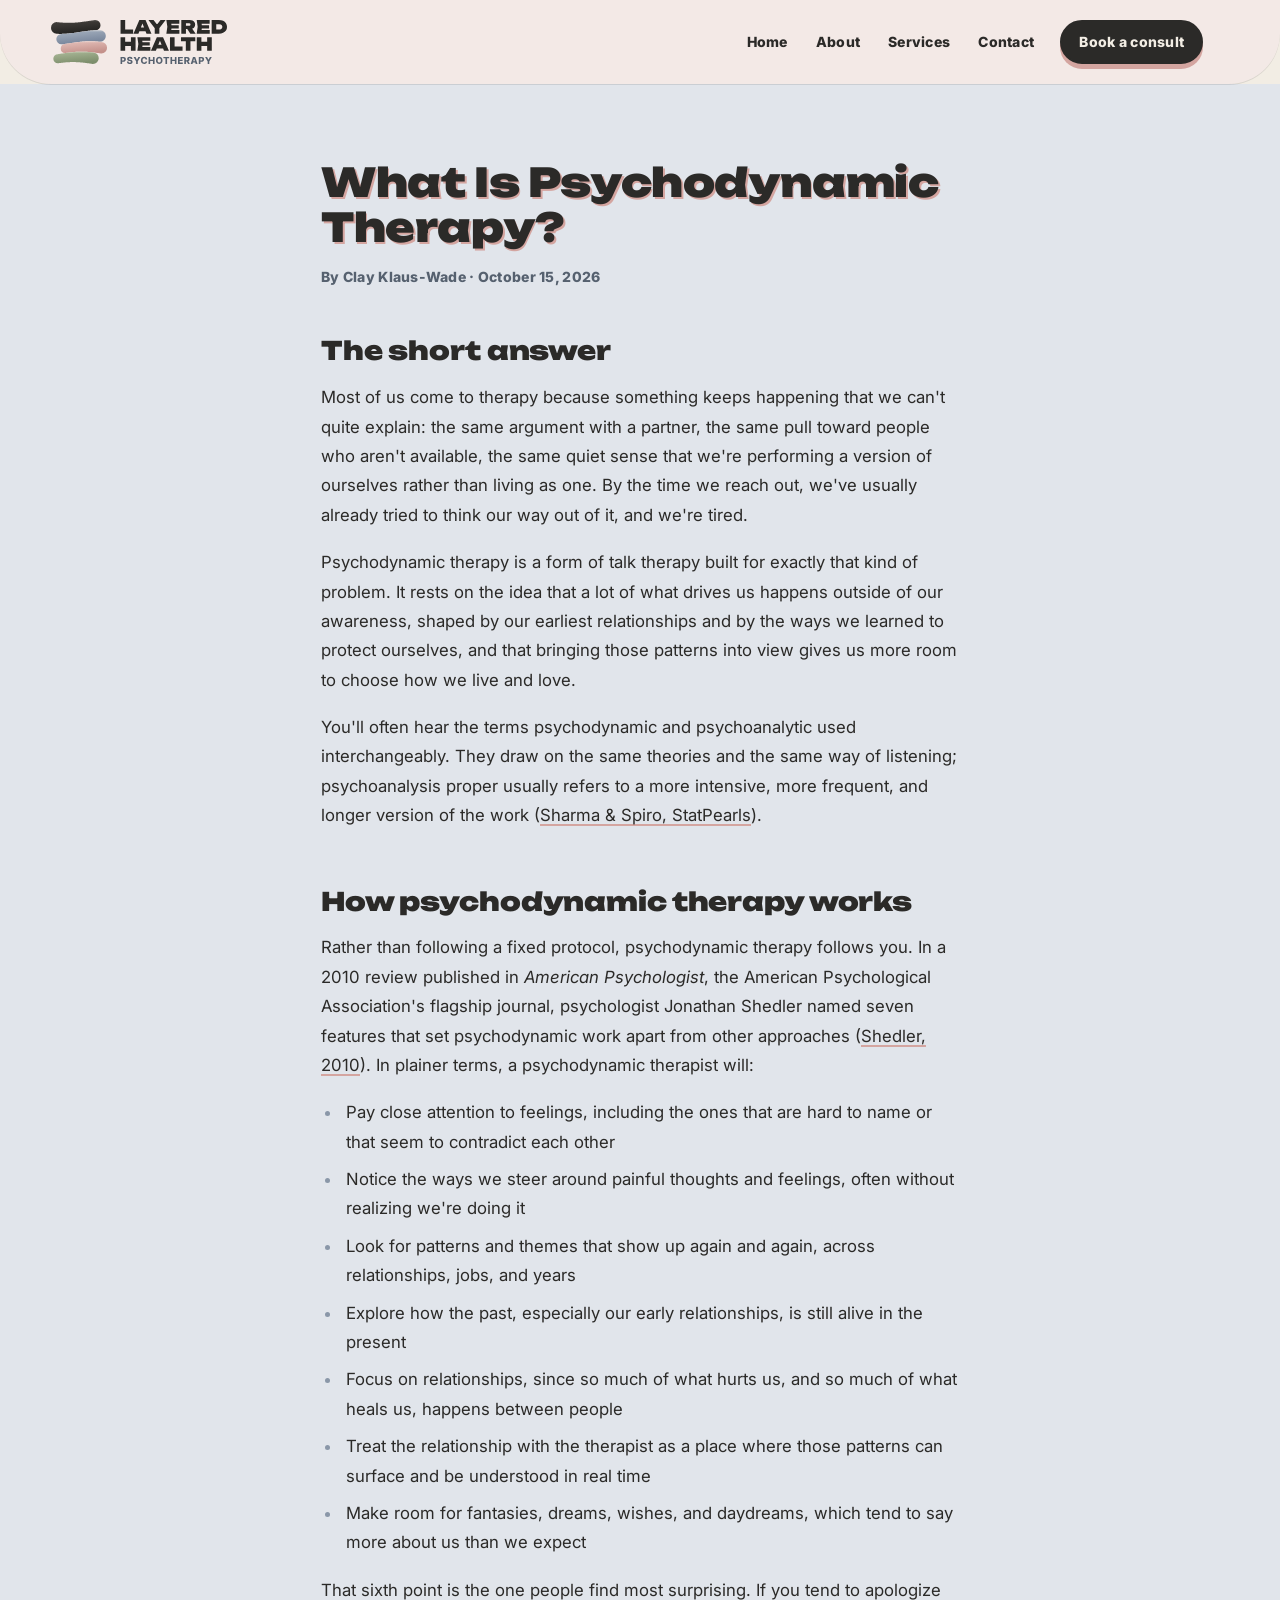
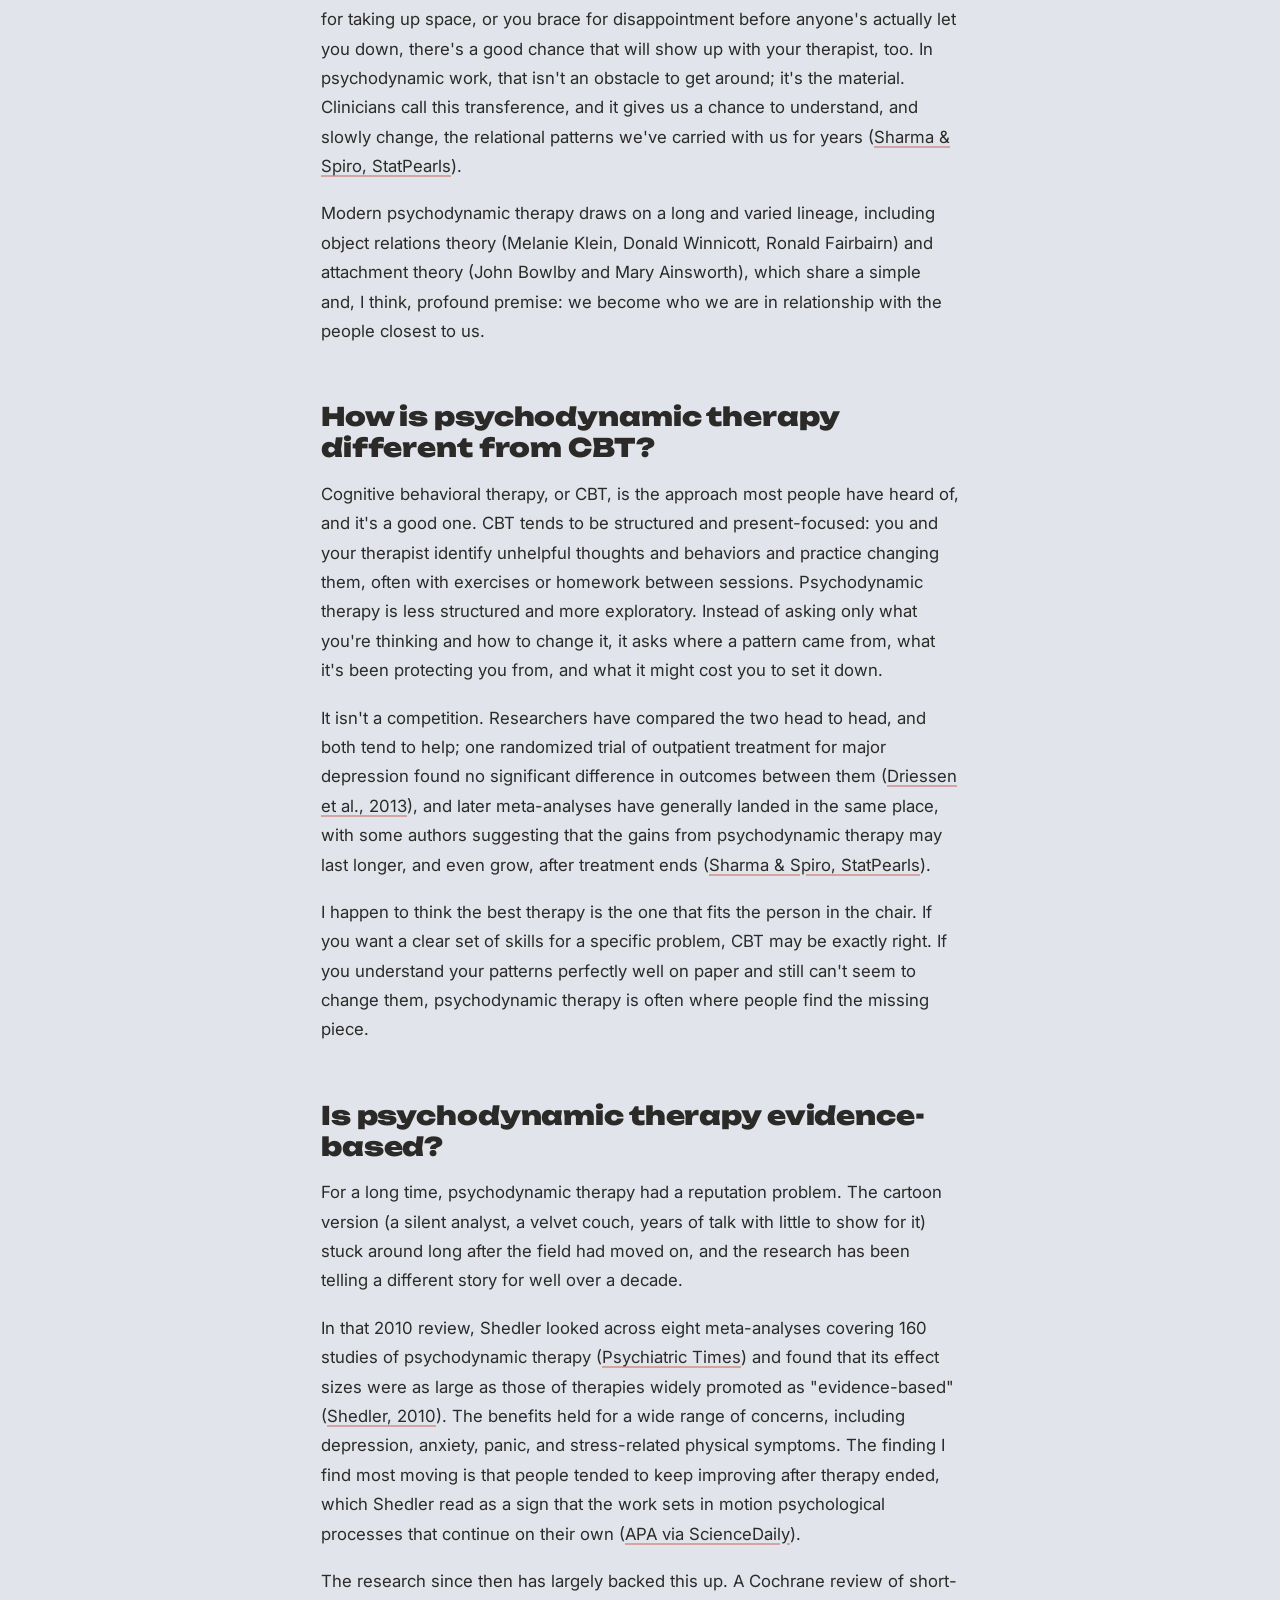
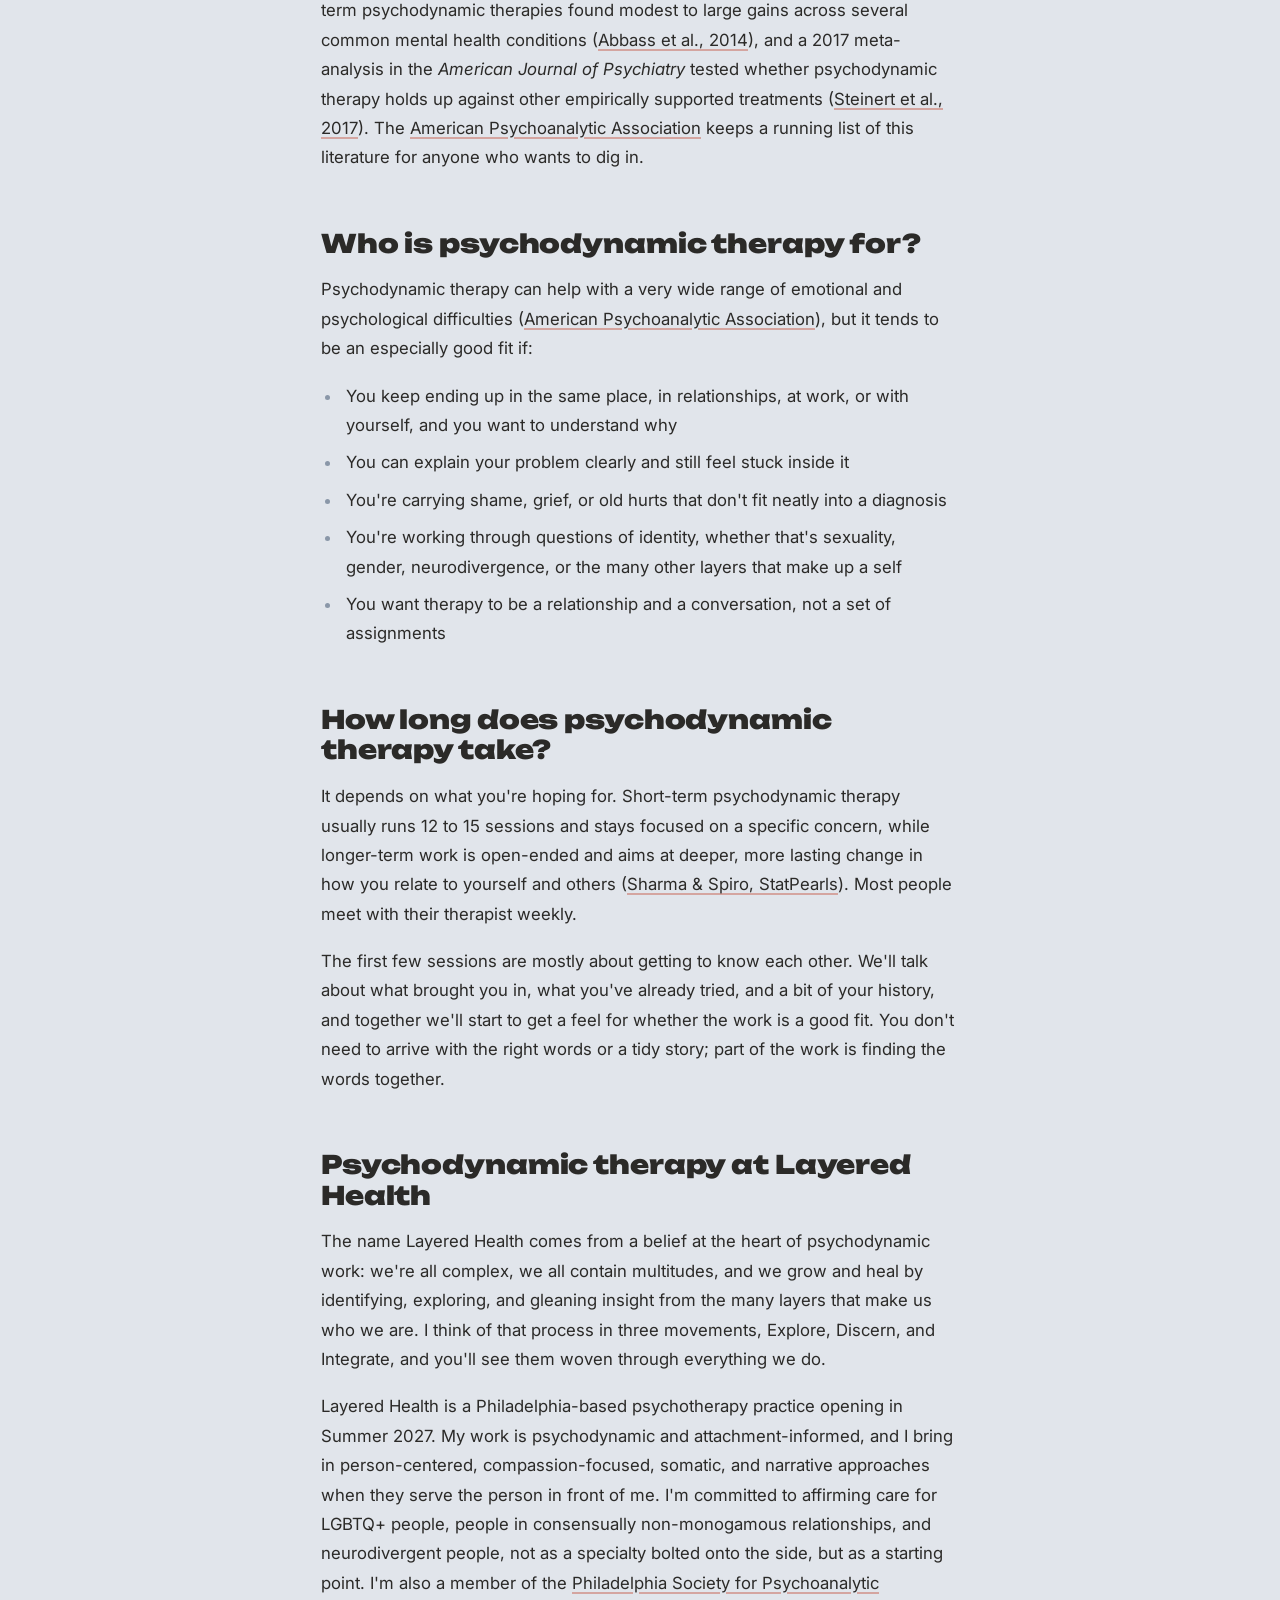
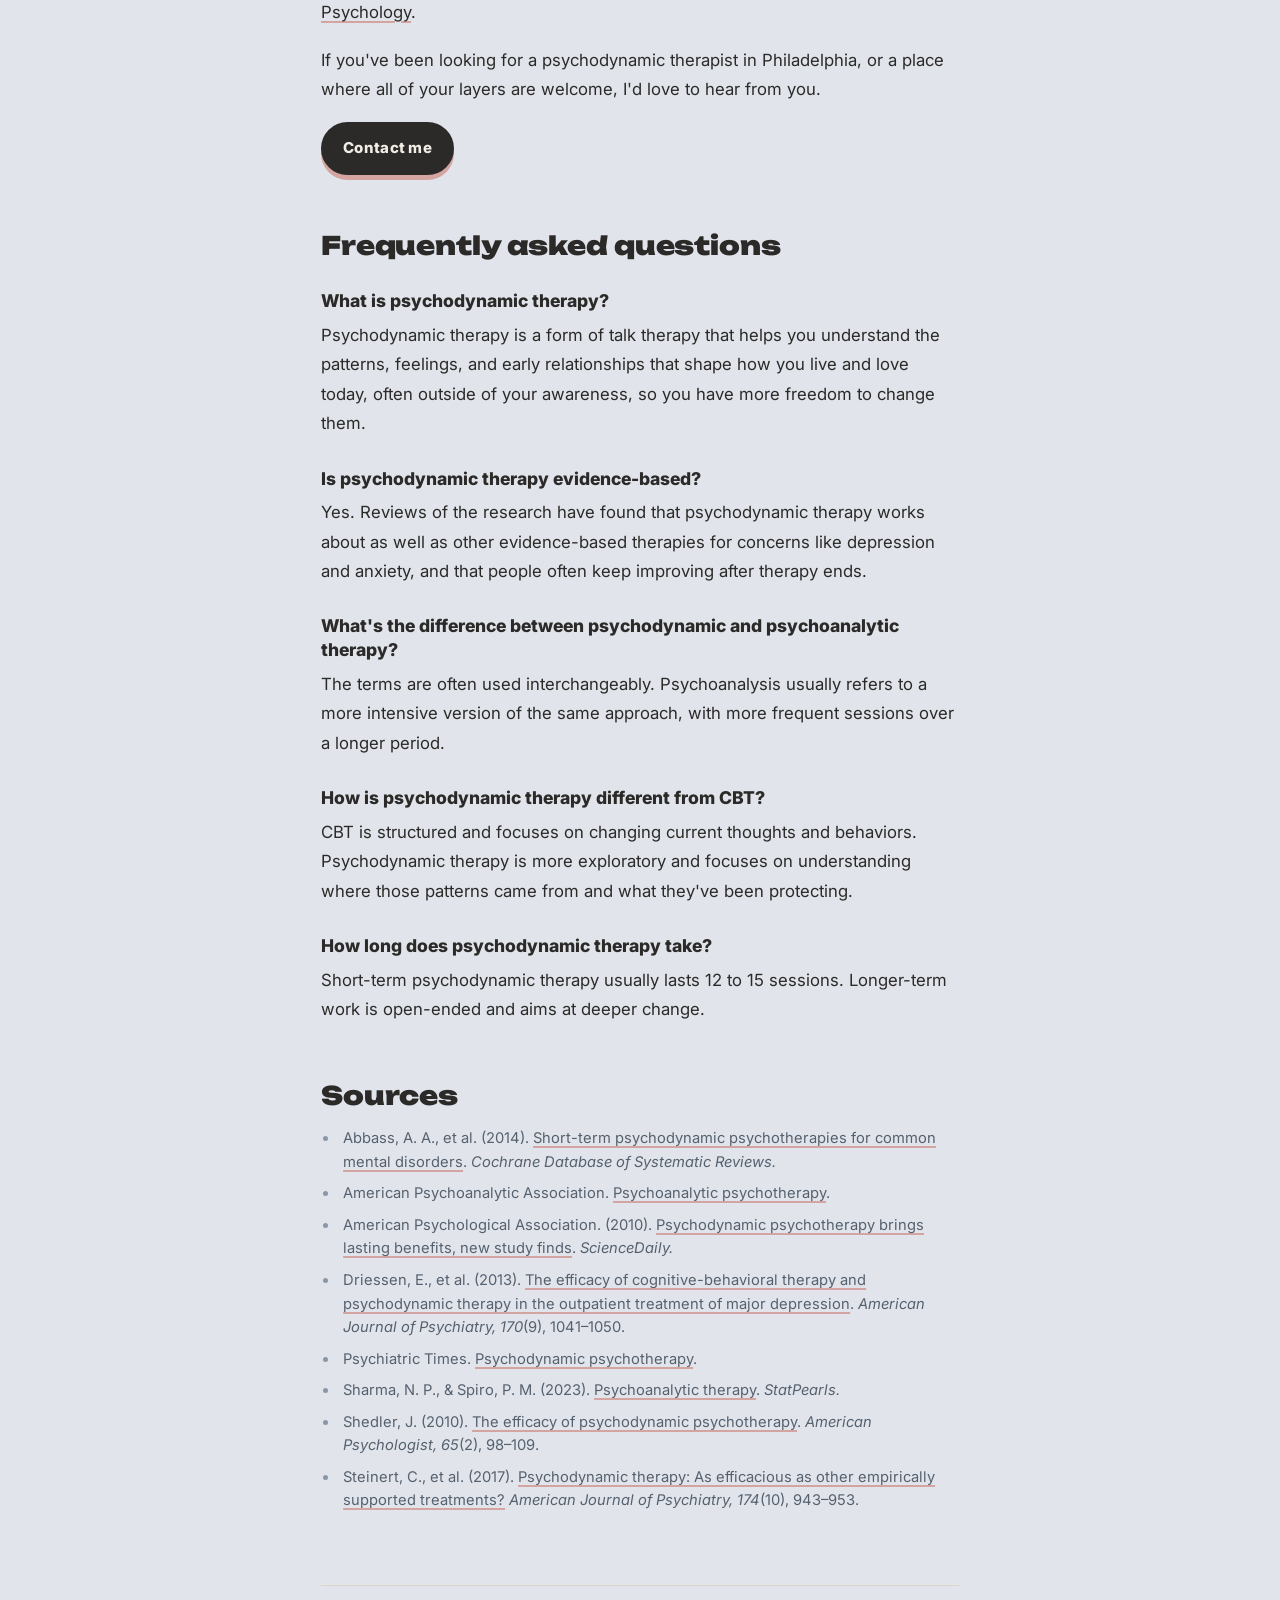
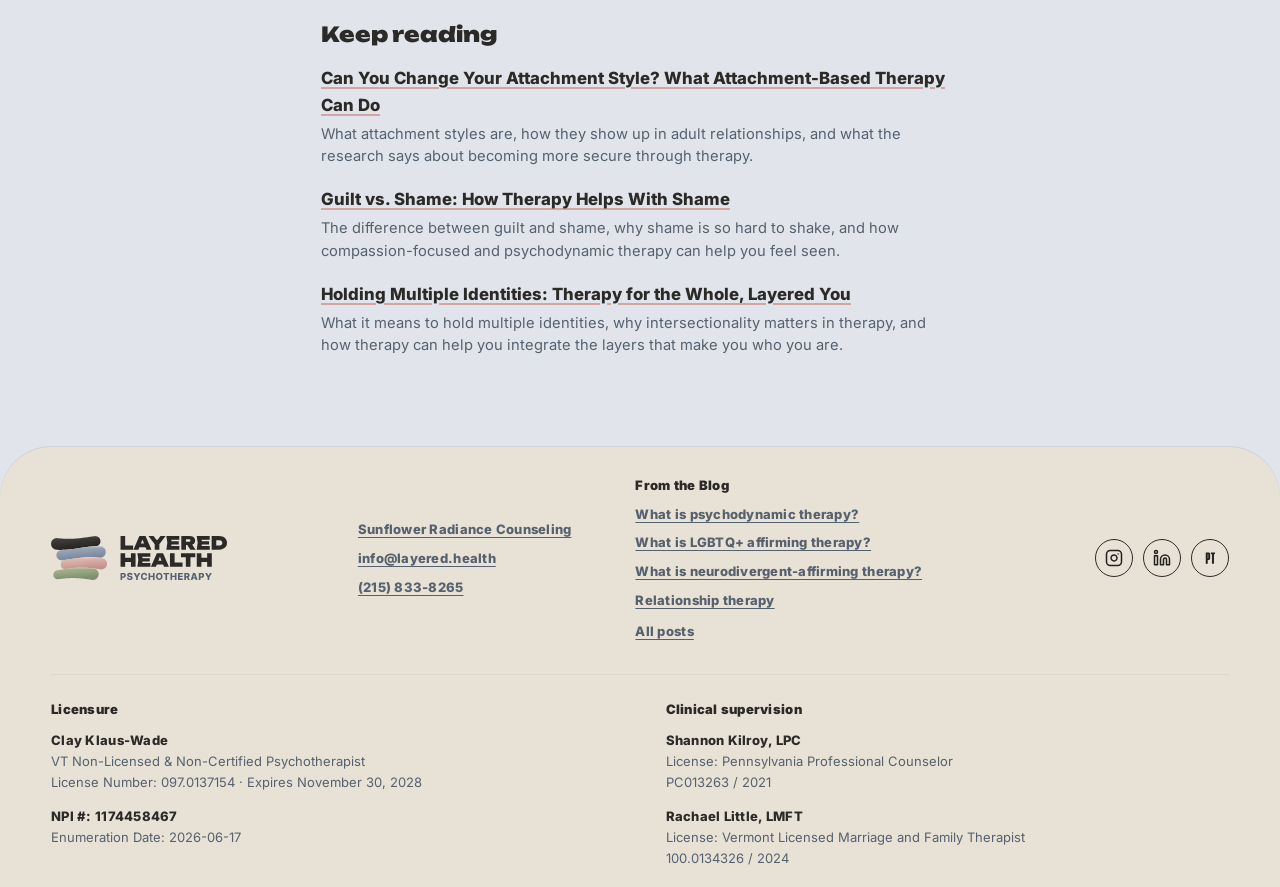
<file: blog/what-is-psychodynamic-therapy/index.html>
<!DOCTYPE html>
<html lang="en">
<head>
<meta charset="utf-8">
<meta name="viewport" content="width=device-width, initial-scale=1">
<title>What Is Psychodynamic Therapy? | Layered Health</title>
<meta name="description" content="What psychodynamic therapy is, how it differs from CBT, and what the research says, from Layered Health, a Philadelphia psychotherapy practice.">
<link rel="canonical" href="https://layered.health/blog/what-is-psychodynamic-therapy">
<meta property="og:type" content="article">
<meta property="og:site_name" content="Layered Health">
<meta property="og:title" content="What Is Psychodynamic Therapy?">
<meta property="og:description" content="What psychodynamic therapy is, how it differs from CBT, and what the research says, from Layered Health, a Philadelphia psychotherapy practice.">
<meta property="og:url" content="https://layered.health/blog/what-is-psychodynamic-therapy">
<meta property="article:published_time" content="2026-10-15">
<meta property="article:author" content="Clay Klaus-Wade">
<meta name="twitter:card" content="summary">
<meta name="twitter:title" content="What Is Psychodynamic Therapy?">
<meta name="twitter:description" content="What psychodynamic therapy is, how it differs from CBT, and what the research says, from Layered Health, a Philadelphia psychotherapy practice.">
<link rel="icon" href="../../assets/layered-mark.svg" type="image/svg+xml">
<link rel="preconnect" href="https://fonts.googleapis.com">
<link rel="preconnect" href="https://fonts.gstatic.com" crossorigin>
<link rel="stylesheet" href="https://fonts.googleapis.com/css2?family=Inter:ital,wght@0,400;0,800;0,900;1,400&family=Unbounded:wght@900&display=swap">
<script>document.documentElement.classList.add('js')</script>
<link rel="stylesheet" href="../../styles.css?v=v4-17">
<script type="application/ld+json">
{
  "@context": "https://schema.org",
  "@graph": [
    {
      "@type": "BlogPosting",
      "@id": "https://layered.health/blog/what-is-psychodynamic-therapy#article",
      "headline": "What Is Psychodynamic Therapy?",
      "description": "What psychodynamic therapy is, how it differs from CBT, and what the research says, from Layered Health, a Philadelphia psychotherapy practice.",
      "url": "https://layered.health/blog/what-is-psychodynamic-therapy",
      "datePublished": "2026-10-15",
      "dateModified": "2026-10-15",
      "inLanguage": "en-US",
      "author": {
        "@type": "Person",
        "@id": "https://layered.health/#clay",
        "name": "Clay Klaus-Wade",
        "affiliation": [
          { "@type": "Organization", "name": "Philadelphia Society for Psychoanalytic Psychology", "url": "https://www.pspp.org" }
        ],
        "alumniOf": { "@type": "CollegeOrUniversity", "name": "University of Pennsylvania" }
      },
      "publisher": {
        "@type": "Organization",
        "@id": "https://layered.health/#org",
        "name": "Layered Health",
        "url": "https://layered.health",
        "areaServed": { "@type": "City", "name": "Philadelphia" }
      },
      "about": [
        { "@type": "MedicalTherapy", "name": "Psychodynamic psychotherapy" }
      ],
      "keywords": "psychodynamic therapy, psychodynamic therapist Philadelphia, psychoanalytic therapy Philadelphia, insight-oriented therapy, depth therapy Pennsylvania",
      "citation": [
        "https://pubmed.ncbi.nlm.nih.gov/20141265",
        "https://www.ncbi.nlm.nih.gov/books/NBK592398/",
        "https://pubmed.ncbi.nlm.nih.gov/24030613",
        "https://www.ncbi.nlm.nih.gov/pmc/articles/PMC11129844/",
        "https://pubmed.ncbi.nlm.nih.gov/28541091",
        "https://www.sciencedaily.com/releases/2010/01/100125094501.htm",
        "https://psychiatrictimes.com/psychodynamic-psychotherapy",
        "https://apsa.org/?p=791"
      ]
    },
    {
      "@type": "FAQPage",
      "@id": "https://layered.health/blog/what-is-psychodynamic-therapy#faq",
      "mainEntity": [
        {
          "@type": "Question",
          "name": "What is psychodynamic therapy?",
          "acceptedAnswer": { "@type": "Answer", "text": "Psychodynamic therapy is a form of talk therapy that helps you understand the patterns, feelings, and early relationships that shape how you live and love today, often outside of your awareness, so you have more freedom to change them." }
        },
        {
          "@type": "Question",
          "name": "Is psychodynamic therapy evidence-based?",
          "acceptedAnswer": { "@type": "Answer", "text": "Yes. Reviews of the research have found that psychodynamic therapy works about as well as other evidence-based therapies for concerns like depression and anxiety, and that people often keep improving after therapy ends." }
        },
        {
          "@type": "Question",
          "name": "What's the difference between psychodynamic and psychoanalytic therapy?",
          "acceptedAnswer": { "@type": "Answer", "text": "The terms are often used interchangeably. Psychoanalysis usually refers to a more intensive version of the same approach, with more frequent sessions over a longer period." }
        },
        {
          "@type": "Question",
          "name": "How is psychodynamic therapy different from CBT?",
          "acceptedAnswer": { "@type": "Answer", "text": "CBT is structured and focuses on changing current thoughts and behaviors. Psychodynamic therapy is more exploratory and focuses on understanding where those patterns came from and what they've been protecting." }
        },
        {
          "@type": "Question",
          "name": "How long does psychodynamic therapy take?",
          "acceptedAnswer": { "@type": "Answer", "text": "Short-term psychodynamic therapy usually lasts 12 to 15 sessions. Longer-term work is open-ended and aims at deeper change." }
        }
      ]
    }
  ]
}
</script>
</head>
<body class="page-post">
<header class="site-header" data-sticky>
  <a class="lockup" href="../../index.html" aria-label="Layered Health Psychotherapy, home"><img src="../../assets/layered-health-lockup-expressive.svg?v=3" alt="" width="176" height="44"></a>
  <nav class="site-nav" aria-label="Main">
    <div class="nav-links" id="nav-menu">
      <a class="nav-link nav-home" href="../../index.html">Home</a>
      <a class="nav-link" href="../../about.html">About</a>
      <a class="nav-link nav-services" href="../../what-we-offer/">Services</a>
      <a class="nav-link" href="mailto:info@layered.health">Contact</a>
    </div>
    <a class="nav-btn nav-book" href="https://www.psychologytoday.com/us/therapists/clay-klaus-wade-glenolden-pa/1806016" target="_blank" rel="noopener noreferrer">Book a consult<span class="sr-only"> (opens in a new tab)</span></a>
    <button class="nav-toggle" type="button" aria-expanded="false" aria-controls="nav-menu" aria-label="Menu"><span></span><span></span><span></span></button>
  </nav>
</header>

<main>
  <article class="section post">
    <header class="post-head">
      <h1>What Is Psychodynamic Therapy?</h1>
      <p class="post-meta">By Clay Klaus-Wade · <time datetime="2026-10-15">October 15, 2026</time></p>
    </header>
    <div class="post-body">
      <h2>The short answer</h2>
      <p>Most of us come to therapy because something keeps happening that we can&#39;t quite explain: the same argument with a partner, the same pull toward people who aren&#39;t available, the same quiet sense that we&#39;re performing a version of ourselves rather than living as one. By the time we reach out, we&#39;ve usually already tried to think our way out of it, and we&#39;re tired.</p>
      <p>Psychodynamic therapy is a form of talk therapy built for exactly that kind of problem. It rests on the idea that a lot of what drives us happens outside of our awareness, shaped by our earliest relationships and by the ways we learned to protect ourselves, and that bringing those patterns into view gives us more room to choose how we live and love.</p>
      <p>You&#39;ll often hear the terms psychodynamic and psychoanalytic used interchangeably. They draw on the same theories and the same way of listening; psychoanalysis proper usually refers to a more intensive, more frequent, and longer version of the work (<a href="https://www.ncbi.nlm.nih.gov/books/NBK592398/">Sharma &amp; Spiro, StatPearls</a>).</p>
      <h2>How psychodynamic therapy works</h2>
      <p>Rather than following a fixed protocol, psychodynamic therapy follows you. In a 2010 review published in <em>American Psychologist</em>, the American Psychological Association&#39;s flagship journal, psychologist Jonathan Shedler named seven features that set psychodynamic work apart from other approaches (<a href="https://pubmed.ncbi.nlm.nih.gov/20141265">Shedler, 2010</a>). In plainer terms, a psychodynamic therapist will:</p>
      <ul>
      <li>Pay close attention to feelings, including the ones that are hard to name or that seem to contradict each other</li>
      <li>Notice the ways we steer around painful thoughts and feelings, often without realizing we&#39;re doing it</li>
      <li>Look for patterns and themes that show up again and again, across relationships, jobs, and years</li>
      <li>Explore how the past, especially our early relationships, is still alive in the present</li>
      <li>Focus on relationships, since so much of what hurts us, and so much of what heals us, happens between people</li>
      <li>Treat the relationship with the therapist as a place where those patterns can surface and be understood in real time</li>
      <li>Make room for fantasies, dreams, wishes, and daydreams, which tend to say more about us than we expect</li>
      </ul>
      <p>That sixth point is the one people find most surprising. If you tend to apologize for taking up space, or you brace for disappointment before anyone&#39;s actually let you down, there&#39;s a good chance that will show up with your therapist, too. In psychodynamic work, that isn&#39;t an obstacle to get around; it&#39;s the material. Clinicians call this transference, and it gives us a chance to understand, and slowly change, the relational patterns we&#39;ve carried with us for years (<a href="https://www.ncbi.nlm.nih.gov/books/NBK592398/">Sharma &amp; Spiro, StatPearls</a>).</p>
      <p>Modern psychodynamic therapy draws on a long and varied lineage, including object relations theory (Melanie Klein, Donald Winnicott, Ronald Fairbairn) and attachment theory (John Bowlby and Mary Ainsworth), which share a simple and, I think, profound premise: we become who we are in relationship with the people closest to us.</p>
      <h2>How is psychodynamic therapy different from CBT?</h2>
      <p>Cognitive behavioral therapy, or CBT, is the approach most people have heard of, and it&#39;s a good one. CBT tends to be structured and present-focused: you and your therapist identify unhelpful thoughts and behaviors and practice changing them, often with exercises or homework between sessions. Psychodynamic therapy is less structured and more exploratory. Instead of asking only what you&#39;re thinking and how to change it, it asks where a pattern came from, what it&#39;s been protecting you from, and what it might cost you to set it down.</p>
      <p>It isn&#39;t a competition. Researchers have compared the two head to head, and both tend to help; one randomized trial of outpatient treatment for major depression found no significant difference in outcomes between them (<a href="https://pubmed.ncbi.nlm.nih.gov/24030613">Driessen et al., 2013</a>), and later meta-analyses have generally landed in the same place, with some authors suggesting that the gains from psychodynamic therapy may last longer, and even grow, after treatment ends (<a href="https://www.ncbi.nlm.nih.gov/books/NBK592398/">Sharma &amp; Spiro, StatPearls</a>).</p>
      <p>I happen to think the best therapy is the one that fits the person in the chair. If you want a clear set of skills for a specific problem, CBT may be exactly right. If you understand your patterns perfectly well on paper and still can&#39;t seem to change them, psychodynamic therapy is often where people find the missing piece.</p>
      <h2>Is psychodynamic therapy evidence-based?</h2>
      <p>For a long time, psychodynamic therapy had a reputation problem. The cartoon version (a silent analyst, a velvet couch, years of talk with little to show for it) stuck around long after the field had moved on, and the research has been telling a different story for well over a decade.</p>
      <p>In that 2010 review, Shedler looked across eight meta-analyses covering 160 studies of psychodynamic therapy (<a href="https://psychiatrictimes.com/psychodynamic-psychotherapy">Psychiatric Times</a>) and found that its effect sizes were as large as those of therapies widely promoted as &quot;evidence-based&quot; (<a href="https://pubmed.ncbi.nlm.nih.gov/20141265">Shedler, 2010</a>). The benefits held for a wide range of concerns, including depression, anxiety, panic, and stress-related physical symptoms. The finding I find most moving is that people tended to keep improving after therapy ended, which Shedler read as a sign that the work sets in motion psychological processes that continue on their own (<a href="https://www.sciencedaily.com/releases/2010/01/100125094501.htm">APA via ScienceDaily</a>).</p>
      <p>The research since then has largely backed this up. A Cochrane review of short-term psychodynamic therapies found modest to large gains across several common mental health conditions (<a href="https://www.ncbi.nlm.nih.gov/pmc/articles/PMC11129844/">Abbass et al., 2014</a>), and a 2017 meta-analysis in the <em>American Journal of Psychiatry</em> tested whether psychodynamic therapy holds up against other empirically supported treatments (<a href="https://pubmed.ncbi.nlm.nih.gov/28541091">Steinert et al., 2017</a>). The <a href="https://apsa.org/?p=791">American Psychoanalytic Association</a> keeps a running list of this literature for anyone who wants to dig in.</p>
      <h2>Who is psychodynamic therapy for?</h2>
      <p>Psychodynamic therapy can help with a very wide range of emotional and psychological difficulties (<a href="https://apsa.org/?p=791">American Psychoanalytic Association</a>), but it tends to be an especially good fit if:</p>
      <ul>
      <li>You keep ending up in the same place, in relationships, at work, or with yourself, and you want to understand why</li>
      <li>You can explain your problem clearly and still feel stuck inside it</li>
      <li>You&#39;re carrying shame, grief, or old hurts that don&#39;t fit neatly into a diagnosis</li>
      <li>You&#39;re working through questions of identity, whether that&#39;s sexuality, gender, neurodivergence, or the many other layers that make up a self</li>
      <li>You want therapy to be a relationship and a conversation, not a set of assignments</li>
      </ul>
      <h2>How long does psychodynamic therapy take?</h2>
      <p>It depends on what you&#39;re hoping for. Short-term psychodynamic therapy usually runs 12 to 15 sessions and stays focused on a specific concern, while longer-term work is open-ended and aims at deeper, more lasting change in how you relate to yourself and others (<a href="https://www.ncbi.nlm.nih.gov/books/NBK592398/">Sharma &amp; Spiro, StatPearls</a>). Most people meet with their therapist weekly.</p>
      <p>The first few sessions are mostly about getting to know each other. We&#39;ll talk about what brought you in, what you&#39;ve already tried, and a bit of your history, and together we&#39;ll start to get a feel for whether the work is a good fit. You don&#39;t need to arrive with the right words or a tidy story; part of the work is finding the words together.</p>
      <h2>Psychodynamic therapy at Layered Health</h2>
      <p>The name Layered Health comes from a belief at the heart of psychodynamic work: we&#39;re all complex, we all contain multitudes, and we grow and heal by identifying, exploring, and gleaning insight from the many layers that make us who we are. I think of that process in three movements, Explore, Discern, and Integrate, and you&#39;ll see them woven through everything we do.</p>
      <p>Layered Health is a Philadelphia-based psychotherapy practice opening in Summer 2027. My work is psychodynamic and attachment-informed, and I bring in person-centered, compassion-focused, somatic, and narrative approaches when they serve the person in front of me. I&#39;m committed to affirming care for LGBTQ+ people, people in consensually non-monogamous relationships, and neurodivergent people, not as a specialty bolted onto the side, but as a starting point. I&#39;m also a member of the <a href="https://www.pspp.org">Philadelphia Society for Psychoanalytic Psychology</a>.</p>
      <p>If you&#39;ve been looking for a psychodynamic therapist in Philadelphia, or a place where all of your layers are welcome, I&#39;d love to hear from you.</p>
      <p class="post-cta"><a class="button button-sm" href="https://www.psychologytoday.com/us/therapists/clay-klaus-wade-glenolden-pa/1806016" target="_blank" rel="noopener noreferrer">Contact me</a></p>
      <h2>Frequently asked questions</h2>
      <h3>What is psychodynamic therapy?</h3>
      <p>Psychodynamic therapy is a form of talk therapy that helps you understand the patterns, feelings, and early relationships that shape how you live and love today, often outside of your awareness, so you have more freedom to change them.</p>
      <h3>Is psychodynamic therapy evidence-based?</h3>
      <p>Yes. Reviews of the research have found that psychodynamic therapy works about as well as other evidence-based therapies for concerns like depression and anxiety, and that people often keep improving after therapy ends.</p>
      <h3>What&#39;s the difference between psychodynamic and psychoanalytic therapy?</h3>
      <p>The terms are often used interchangeably. Psychoanalysis usually refers to a more intensive version of the same approach, with more frequent sessions over a longer period.</p>
      <h3>How is psychodynamic therapy different from CBT?</h3>
      <p>CBT is structured and focuses on changing current thoughts and behaviors. Psychodynamic therapy is more exploratory and focuses on understanding where those patterns came from and what they&#39;ve been protecting.</p>
      <h3>How long does psychodynamic therapy take?</h3>
      <p>Short-term psychodynamic therapy usually lasts 12 to 15 sessions. Longer-term work is open-ended and aims at deeper change.</p>
      <h2>Sources</h2>
      <ul>
      <li>Abbass, A. A., et al. (2014). <a href="https://www.ncbi.nlm.nih.gov/pmc/articles/PMC11129844/">Short-term psychodynamic psychotherapies for common mental disorders</a>. <em>Cochrane Database of Systematic Reviews.</em></li>
      <li>American Psychoanalytic Association. <a href="https://apsa.org/?p=791">Psychoanalytic psychotherapy</a>.</li>
      <li>American Psychological Association. (2010). <a href="https://www.sciencedaily.com/releases/2010/01/100125094501.htm">Psychodynamic psychotherapy brings lasting benefits, new study finds</a>. <em>ScienceDaily.</em></li>
      <li>Driessen, E., et al. (2013). <a href="https://pubmed.ncbi.nlm.nih.gov/24030613">The efficacy of cognitive-behavioral therapy and psychodynamic therapy in the outpatient treatment of major depression</a>. <em>American Journal of Psychiatry, 170</em>(9), 1041–1050.</li>
      <li>Psychiatric Times. <a href="https://psychiatrictimes.com/psychodynamic-psychotherapy">Psychodynamic psychotherapy</a>.</li>
      <li>Sharma, N. P., &amp; Spiro, P. M. (2023). <a href="https://www.ncbi.nlm.nih.gov/books/NBK592398/">Psychoanalytic therapy</a>. <em>StatPearls.</em></li>
      <li>Shedler, J. (2010). <a href="https://pubmed.ncbi.nlm.nih.gov/20141265">The efficacy of psychodynamic psychotherapy</a>. <em>American Psychologist, 65</em>(2), 98–109.</li>
      <li>Steinert, C., et al. (2017). <a href="https://pubmed.ncbi.nlm.nih.gov/28541091">Psychodynamic therapy: As efficacious as other empirically supported treatments?</a> <em>American Journal of Psychiatry, 174</em>(10), 943–953.</li>
      </ul>
    </div>
    <aside class="post-related" aria-labelledby="related-title">
      <h2 id="related-title">Keep reading</h2>
      <ul>
        <li><a href="../attachment-styles-therapy/">Can You Change Your Attachment Style? What Attachment-Based Therapy Can Do</a><p>What attachment styles are, how they show up in adult relationships, and what the research says about becoming more secure through therapy.</p></li>
        <li><a href="../therapy-for-shame/">Guilt vs. Shame: How Therapy Helps With Shame</a><p>The difference between guilt and shame, why shame is so hard to shake, and how compassion-focused and psychodynamic therapy can help you feel seen.</p></li>
        <li><a href="../layered-identities/">Holding Multiple Identities: Therapy for the Whole, Layered You</a><p>What it means to hold multiple identities, why intersectionality matters in therapy, and how therapy can help you integrate the layers that make you who you are.</p></li>
      </ul>
    </aside>
  </article>
</main>

<footer class="site-footer">
  <div class="footer-grid">
    <a class="lockup" href="../../index.html" aria-label="Layered Health Psychotherapy, home"><img src="../../assets/layered-health-lockup-expressive.svg?v=3" alt="" width="176" height="44"></a>
    <div class="footer-links">
      <a href="https://www.sunflowerradiance.com/clay-klaus-wade" target="_blank" rel="noopener noreferrer">Sunflower Radiance Counseling</a>
      <a href="mailto:info@layered.health">info@layered.health</a>
      <a href="tel:+12158338265">(215) 833-8265</a>
    </div>
    <div class="footer-blog">
      <p class="footer-label">From the Blog</p>
      <a href="../../blog/what-is-psychodynamic-therapy/" aria-current="page">What is psychodynamic therapy?</a>
      <a href="../../blog/lgbtq-affirming-therapy/">What is LGBTQ+ affirming therapy?</a>
      <a href="../../blog/neurodivergent-affirming-therapy/">What is neurodivergent-affirming therapy?</a>
      <a href="../../blog/relationship-therapy/">Relationship therapy</a>
      <a class="footer-all" href="../../blog/">All posts</a>
    </div>
    <div class="social">
      <a href="https://www.instagram.com/layeredhealth/" target="_blank" rel="noopener noreferrer" aria-label="Instagram, @layeredhealth"><img src="../../assets/instagram.svg" alt=""></a>
      <a href="https://www.linkedin.com/company/layeredhealth/" target="_blank" rel="noopener noreferrer" aria-label="LinkedIn, Layered Health"><img src="../../assets/linkedin.svg" alt=""></a>
      <a href="https://www.psychologytoday.com/us/therapists/clay-klaus-wade-glenolden-pa/1806016" target="_blank" rel="noopener noreferrer" aria-label="Psychology Today"><img src="../../assets/psychology-today.png" alt=""></a>
    </div>
  </div>
  <div class="footer-creds">
    <div class="footer-cred-group">
      <p class="footer-label">Licensure</p>
      <dl class="footer-cred-list">
        <div class="footer-cred"><dt>Clay Klaus-Wade</dt><dd>VT Non-Licensed &amp; Non-Certified Psychotherapist</dd><dd>License Number: 097.0137154 · Expires November 30, 2028</dd></div>
        <div class="footer-cred"><dt>NPI #: 1174458467</dt><dd>Enumeration Date: 2026-06-17</dd></div>
      </dl>
    </div>
    <div class="footer-cred-group">
      <p class="footer-label">Clinical supervision</p>
      <dl class="footer-cred-list">
        <div class="footer-cred"><dt>Shannon Kilroy, LPC</dt><dd>License: Pennsylvania Professional Counselor</dd><dd>PC013263 / 2021</dd></div>
        <div class="footer-cred"><dt>Rachael Little, LMFT</dt><dd>License: Vermont Licensed Marriage and Family Therapist</dd><dd>100.0134326 / 2024</dd></div>
      </dl>
    </div>
  </div>
</footer>
<script src="../../main.js?v=v4-2" defer></script>
</body>
</html>
</file>
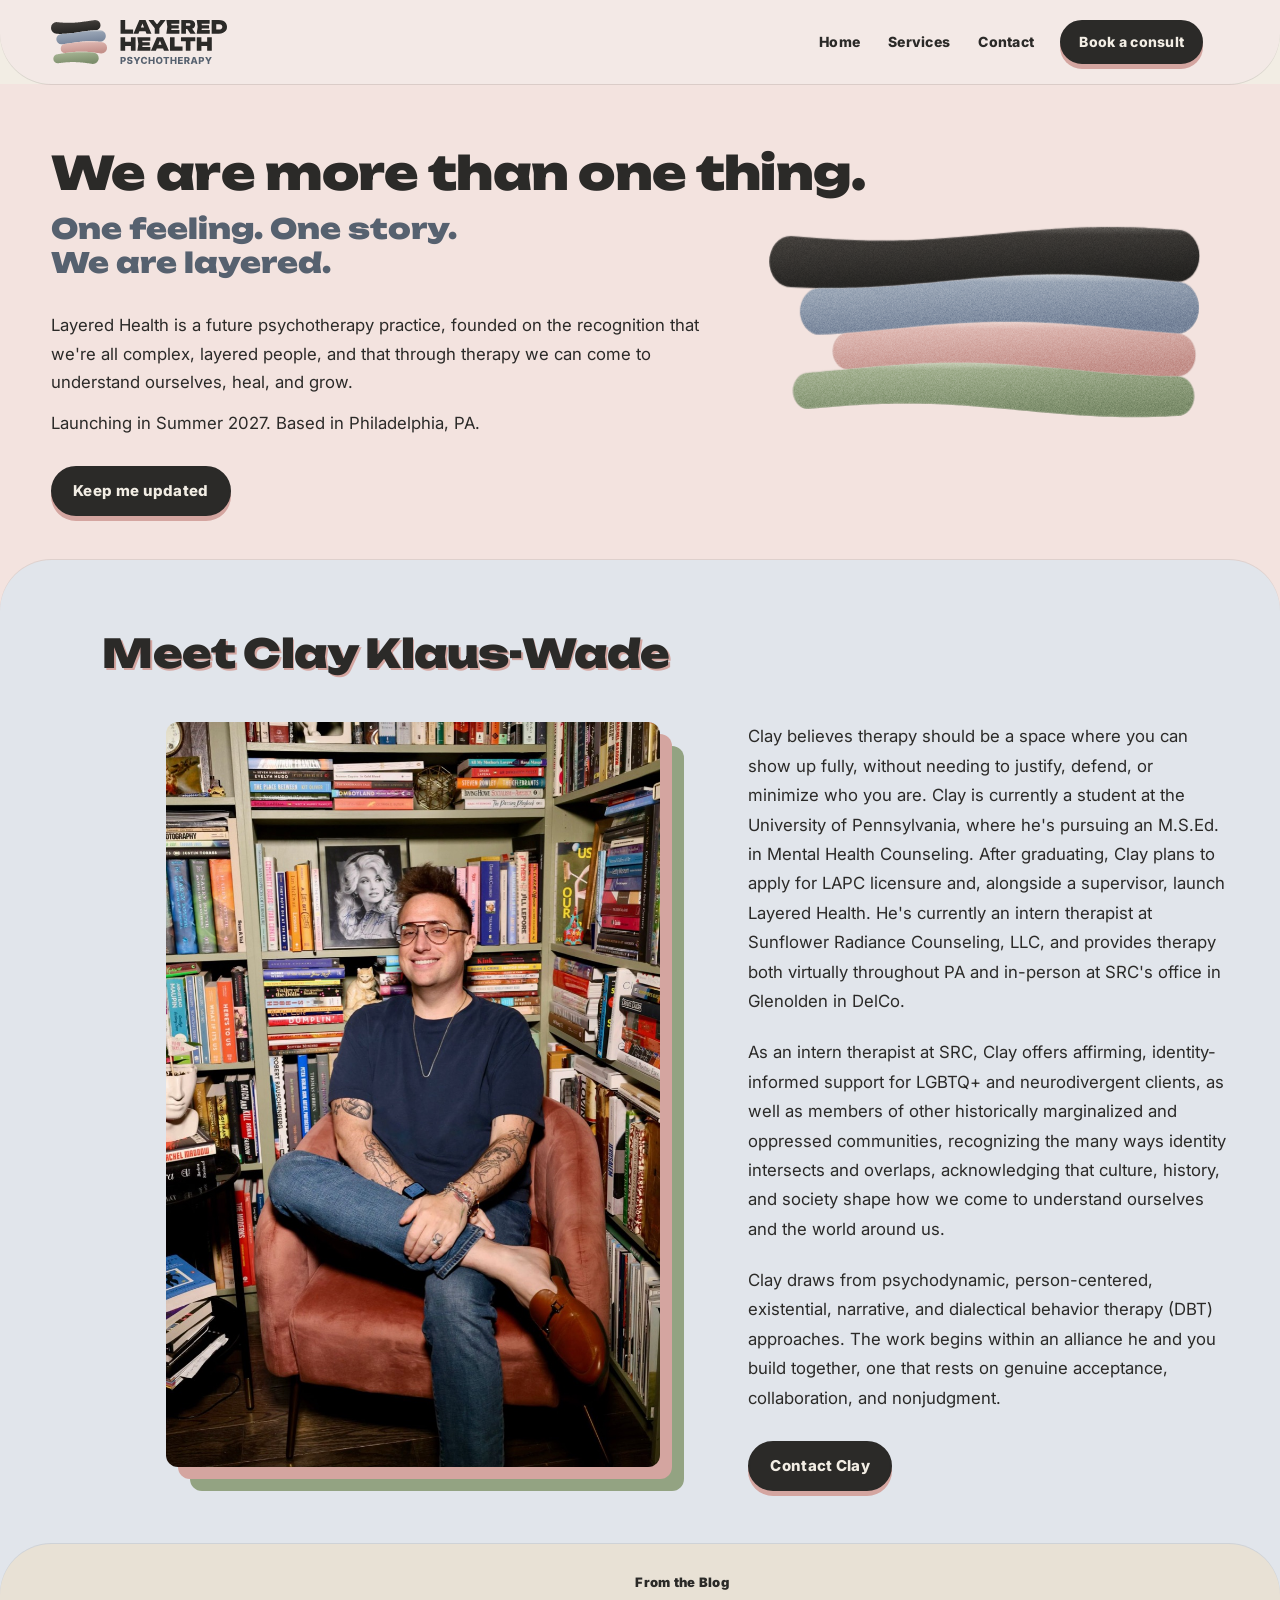
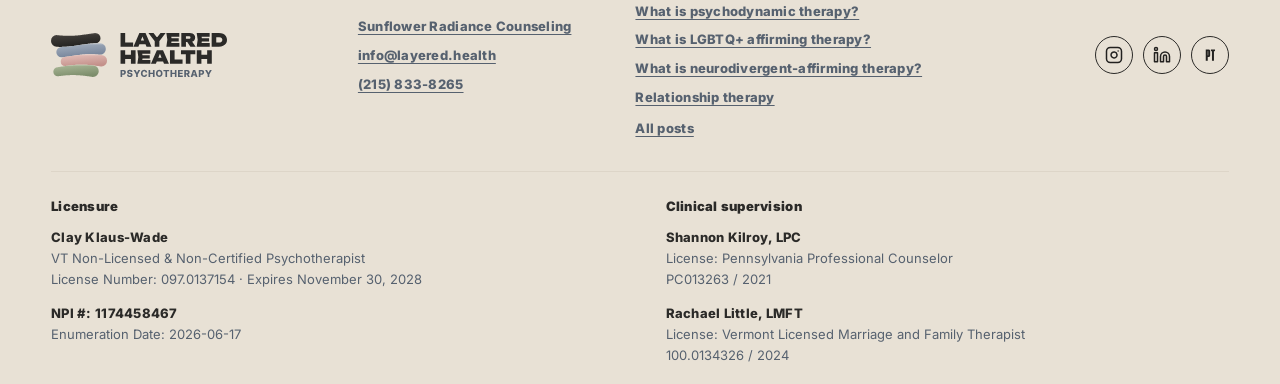
<file: about.html>
<!DOCTYPE html>
<html lang="en">
<head>
<meta charset="utf-8">
<meta name="viewport" content="width=device-width, initial-scale=1">
<title>About · Layered Health Psychotherapy</title>
<meta name="description" content="Meet Clay Klaus-Wade. Layered Health is a future psychotherapy practice launching in Summer 2027, based in Philadelphia, PA.">
<link rel="icon" href="assets/layered-mark.svg" type="image/svg+xml">
<link rel="preconnect" href="https://fonts.googleapis.com">
<link rel="preconnect" href="https://fonts.gstatic.com" crossorigin>
<link rel="stylesheet" href="https://fonts.googleapis.com/css2?family=Inter:wght@400;800;900&family=Unbounded:wght@900&display=swap">
<script>document.documentElement.classList.add('js')</script>
<link rel="stylesheet" href="styles.css?v=v4-17">
</head>
<body class="page-about">
<header class="site-header" data-sticky>
  <a class="lockup" href="./index.html" aria-label="Layered Health Psychotherapy, home"><img src="assets/layered-health-lockup-expressive.svg?v=3" alt="" width="176" height="44"></a>
  <nav class="site-nav" aria-label="Main">
    <div class="nav-links" id="nav-menu">
      <a class="nav-link" href="./index.html">Home</a>
      <a class="nav-link nav-services" href="./what-we-offer/">Services</a>
      <a class="nav-link" href="mailto:info@layered.health">Contact</a>
    </div>
    <a class="nav-btn nav-book" href="https://schedulewithclay.link" target="_blank" rel="noopener noreferrer">Book a consult<span class="sr-only"> (opens in a new tab)</span></a>
    <button class="nav-toggle" type="button" aria-expanded="false" aria-controls="nav-menu" aria-label="Menu"><span></span><span></span><span></span></button>
  </nav>
</header>

<main>
  <section class="section intro">
    <svg class="bg-layers colored" aria-hidden="true" focusable="false" xmlns="http://www.w3.org/2000/svg" viewBox="0 -12 720 284" preserveAspectRatio="none"><defs><filter id="a-grain" x="-10%" y="-20%" width="120%" height="140%" color-interpolation-filters="sRGB"><feTurbulence type="fractalNoise" baseFrequency="0.95" numOctaves="2" seed="7" result="n"/><feColorMatrix in="n" type="matrix" values="1 0 0 0 0  1 0 0 0 0  1 0 0 0 0  0 0 0 0 0.24" result="g"/><feComposite in="g" in2="SourceAlpha" operator="in" result="gc"/><feBlend in="gc" in2="SourceGraphic" mode="overlay"/></filter><linearGradient id="a-fill-l1" x1="0" y1="0" x2="0.35" y2="1"><stop offset="0" stop-color="#4a4642"/><stop offset="1" stop-color="#242321"/></linearGradient><linearGradient id="a-edge-l1" x1="0" y1="0" x2="0" y2="1"><stop offset="0" stop-color="#fffaf3" stop-opacity="0.16"/><stop offset="0.13" stop-color="#fffaf3" stop-opacity="0"/></linearGradient><linearGradient id="a-fill-l2" x1="0" y1="0" x2="0.35" y2="1"><stop offset="0" stop-color="#a9b4c2"/><stop offset="1" stop-color="#76849a"/></linearGradient><linearGradient id="a-edge-l2" x1="0" y1="0" x2="0" y2="1"><stop offset="0" stop-color="#fffaf3" stop-opacity="0.38"/><stop offset="0.13" stop-color="#fffaf3" stop-opacity="0"/></linearGradient><linearGradient id="a-fill-l3" x1="0" y1="0" x2="0.35" y2="1"><stop offset="0" stop-color="#e6c3bd"/><stop offset="1" stop-color="#c4918b"/></linearGradient><linearGradient id="a-edge-l3" x1="0" y1="0" x2="0" y2="1"><stop offset="0" stop-color="#fffaf3" stop-opacity="0.38"/><stop offset="0.13" stop-color="#fffaf3" stop-opacity="0"/></linearGradient><linearGradient id="a-fill-l4" x1="0" y1="0" x2="0.35" y2="1"><stop offset="0" stop-color="#adba9a"/><stop offset="1" stop-color="#7d8e6c"/></linearGradient><linearGradient id="a-edge-l4" x1="0" y1="0" x2="0" y2="1"><stop offset="0" stop-color="#fffaf3" stop-opacity="0.38"/><stop offset="0.13" stop-color="#fffaf3" stop-opacity="0"/></linearGradient></defs><g filter="url(#a-grain)"><g class="l1"><path d="M40.00 3.09 L51.33 3.92 L62.67 4.73 L74.00 5.49 L85.33 6.21 L96.67 6.88 L108.00 7.50 L119.33 8.06 L130.67 8.55 L142.00 8.98 L153.33 9.34 L164.67 9.62 L176.00 9.82 L187.33 9.95 L198.67 10.00 L210.00 9.97 L221.33 9.86 L232.67 9.67 L244.00 9.41 L255.33 9.07 L266.67 8.66 L278.00 8.18 L289.33 7.64 L300.67 7.03 L312.00 6.37 L323.33 5.66 L334.67 4.91 L346.00 4.12 L357.33 3.29 L368.67 2.44 L380.00 1.56 L391.33 0.68 L402.67 -0.21 L414.00 -1.10 L425.33 -1.98 L436.67 -2.84 L448.00 -3.68 L459.33 -4.49 L470.67 -5.27 L482.00 -6.00 L493.33 -6.69 L504.67 -7.33 L516.00 -7.90 L527.33 -8.42 L538.67 -8.86 L550.00 -9.24 L561.33 -9.54 L572.67 -9.77 L584.00 -9.92 L595.33 -9.99 L606.67 -9.99 L618.00 -9.90 L629.33 -9.74 L640.67 -9.49 L652.00 -9.18 L663.33 -8.79 L674.67 -8.33 L686.00 -7.80 L697.33 -7.22 L708.67 -6.57 L720.00 -5.88 A38.30 38.30 0 0 1 720.00 70.72 L720.00 70.72 L708.67 69.83 L697.33 68.94 L686.00 68.06 L674.67 67.19 L663.33 66.35 L652.00 65.54 L640.67 64.76 L629.33 64.02 L618.00 63.34 L606.67 62.70 L595.33 62.12 L584.00 61.60 L572.67 61.15 L561.33 60.78 L550.00 60.47 L538.67 60.24 L527.33 60.08 L516.00 60.01 L504.67 60.01 L493.33 60.09 L482.00 60.26 L470.67 60.49 L459.33 60.81 L448.00 61.19 L436.67 61.65 L425.33 62.17 L414.00 62.76 L402.67 63.40 L391.33 64.09 L380.00 64.83 L368.67 65.62 L357.33 66.43 L346.00 67.28 L334.67 68.14 L323.33 69.02 L312.00 69.91 L300.67 70.80 L289.33 71.68 L278.00 72.55 L266.67 73.40 L255.33 74.23 L244.00 75.01 L232.67 75.76 L221.33 76.47 L210.00 77.12 L198.67 77.72 L187.33 78.25 L176.00 78.72 L164.67 79.12 L153.33 79.45 L142.00 79.70 L130.67 79.88 L119.33 79.98 L108.00 80.00 L96.67 79.94 L85.33 79.80 L74.00 79.58 L62.67 79.29 L51.33 78.93 L40.00 78.49 A37.70 37.70 0 0 1 40.00 3.09 Z" fill="url(#a-fill-l1)"/><path d="M40.00 3.09 L51.33 3.92 L62.67 4.73 L74.00 5.49 L85.33 6.21 L96.67 6.88 L108.00 7.50 L119.33 8.06 L130.67 8.55 L142.00 8.98 L153.33 9.34 L164.67 9.62 L176.00 9.82 L187.33 9.95 L198.67 10.00 L210.00 9.97 L221.33 9.86 L232.67 9.67 L244.00 9.41 L255.33 9.07 L266.67 8.66 L278.00 8.18 L289.33 7.64 L300.67 7.03 L312.00 6.37 L323.33 5.66 L334.67 4.91 L346.00 4.12 L357.33 3.29 L368.67 2.44 L380.00 1.56 L391.33 0.68 L402.67 -0.21 L414.00 -1.10 L425.33 -1.98 L436.67 -2.84 L448.00 -3.68 L459.33 -4.49 L470.67 -5.27 L482.00 -6.00 L493.33 -6.69 L504.67 -7.33 L516.00 -7.90 L527.33 -8.42 L538.67 -8.86 L550.00 -9.24 L561.33 -9.54 L572.67 -9.77 L584.00 -9.92 L595.33 -9.99 L606.67 -9.99 L618.00 -9.90 L629.33 -9.74 L640.67 -9.49 L652.00 -9.18 L663.33 -8.79 L674.67 -8.33 L686.00 -7.80 L697.33 -7.22 L708.67 -6.57 L720.00 -5.88 A38.30 38.30 0 0 1 720.00 70.72 L720.00 70.72 L708.67 69.83 L697.33 68.94 L686.00 68.06 L674.67 67.19 L663.33 66.35 L652.00 65.54 L640.67 64.76 L629.33 64.02 L618.00 63.34 L606.67 62.70 L595.33 62.12 L584.00 61.60 L572.67 61.15 L561.33 60.78 L550.00 60.47 L538.67 60.24 L527.33 60.08 L516.00 60.01 L504.67 60.01 L493.33 60.09 L482.00 60.26 L470.67 60.49 L459.33 60.81 L448.00 61.19 L436.67 61.65 L425.33 62.17 L414.00 62.76 L402.67 63.40 L391.33 64.09 L380.00 64.83 L368.67 65.62 L357.33 66.43 L346.00 67.28 L334.67 68.14 L323.33 69.02 L312.00 69.91 L300.67 70.80 L289.33 71.68 L278.00 72.55 L266.67 73.40 L255.33 74.23 L244.00 75.01 L232.67 75.76 L221.33 76.47 L210.00 77.12 L198.67 77.72 L187.33 78.25 L176.00 78.72 L164.67 79.12 L153.33 79.45 L142.00 79.70 L130.67 79.88 L119.33 79.98 L108.00 80.00 L96.67 79.94 L85.33 79.80 L74.00 79.58 L62.67 79.29 L51.33 78.93 L40.00 78.49 A37.70 37.70 0 0 1 40.00 3.09 Z" fill="url(#a-edge-l1)"/></g><g class="l2"><path d="M90.00 79.87 L100.50 79.97 L111.00 80.00 L121.50 79.97 L132.00 79.86 L142.50 79.69 L153.00 79.46 L163.50 79.16 L174.00 78.80 L184.50 78.37 L195.00 77.90 L205.50 77.36 L216.00 76.78 L226.50 76.15 L237.00 75.48 L247.50 74.77 L258.00 74.03 L268.50 73.27 L279.00 72.48 L289.50 71.67 L300.00 70.85 L310.50 70.03 L321.00 69.21 L331.50 68.39 L342.00 67.58 L352.50 66.79 L363.00 66.02 L373.50 65.28 L384.00 64.57 L394.50 63.89 L405.00 63.26 L415.50 62.68 L426.00 62.14 L436.50 61.66 L447.00 61.23 L457.50 60.87 L468.00 60.56 L478.50 60.32 L489.00 60.15 L499.50 60.04 L510.00 60.00 L520.50 60.03 L531.00 60.12 L541.50 60.29 L552.00 60.52 L562.50 60.81 L573.00 61.17 L583.50 61.58 L594.00 62.06 L604.50 62.58 L615.00 63.16 L625.50 63.79 L636.00 64.45 L646.50 65.16 L657.00 65.89 L667.50 66.66 L678.00 67.45 L688.50 68.25 L699.00 69.07 L709.50 69.89 L720.00 70.72 A38.13 38.13 0 0 1 720.00 146.97 L720.00 146.97 L709.50 146.36 L699.00 145.70 L688.50 145.01 L678.00 144.28 L667.50 143.52 L657.00 142.73 L646.50 141.93 L636.00 141.12 L625.50 140.29 L615.00 139.47 L604.50 138.65 L594.00 137.84 L583.50 137.04 L573.00 136.26 L562.50 135.51 L552.00 134.79 L541.50 134.11 L531.00 133.46 L520.50 132.86 L510.00 132.31 L499.50 131.81 L489.00 131.36 L478.50 130.98 L468.00 130.65 L457.50 130.39 L447.00 130.20 L436.50 130.07 L426.00 130.01 L415.50 130.01 L405.00 130.09 L394.50 130.23 L384.00 130.44 L373.50 130.71 L363.00 131.05 L352.50 131.44 L342.00 131.90 L331.50 132.41 L321.00 132.97 L310.50 133.58 L300.00 134.23 L289.50 134.93 L279.00 135.65 L268.50 136.41 L258.00 137.19 L247.50 137.99 L237.00 138.80 L226.50 139.63 L216.00 140.45 L205.50 141.27 L195.00 142.09 L184.50 142.88 L174.00 143.66 L163.50 144.42 L153.00 145.14 L142.50 145.83 L132.00 146.48 L121.50 147.08 L111.00 147.64 L100.50 148.15 L90.00 148.60 A34.37 34.37 0 0 1 90.00 79.87 Z" fill="url(#a-fill-l2)"/><path d="M90.00 79.87 L100.50 79.97 L111.00 80.00 L121.50 79.97 L132.00 79.86 L142.50 79.69 L153.00 79.46 L163.50 79.16 L174.00 78.80 L184.50 78.37 L195.00 77.90 L205.50 77.36 L216.00 76.78 L226.50 76.15 L237.00 75.48 L247.50 74.77 L258.00 74.03 L268.50 73.27 L279.00 72.48 L289.50 71.67 L300.00 70.85 L310.50 70.03 L321.00 69.21 L331.50 68.39 L342.00 67.58 L352.50 66.79 L363.00 66.02 L373.50 65.28 L384.00 64.57 L394.50 63.89 L405.00 63.26 L415.50 62.68 L426.00 62.14 L436.50 61.66 L447.00 61.23 L457.50 60.87 L468.00 60.56 L478.50 60.32 L489.00 60.15 L499.50 60.04 L510.00 60.00 L520.50 60.03 L531.00 60.12 L541.50 60.29 L552.00 60.52 L562.50 60.81 L573.00 61.17 L583.50 61.58 L594.00 62.06 L604.50 62.58 L615.00 63.16 L625.50 63.79 L636.00 64.45 L646.50 65.16 L657.00 65.89 L667.50 66.66 L678.00 67.45 L688.50 68.25 L699.00 69.07 L709.50 69.89 L720.00 70.72 A38.13 38.13 0 0 1 720.00 146.97 L720.00 146.97 L709.50 146.36 L699.00 145.70 L688.50 145.01 L678.00 144.28 L667.50 143.52 L657.00 142.73 L646.50 141.93 L636.00 141.12 L625.50 140.29 L615.00 139.47 L604.50 138.65 L594.00 137.84 L583.50 137.04 L573.00 136.26 L562.50 135.51 L552.00 134.79 L541.50 134.11 L531.00 133.46 L520.50 132.86 L510.00 132.31 L499.50 131.81 L489.00 131.36 L478.50 130.98 L468.00 130.65 L457.50 130.39 L447.00 130.20 L436.50 130.07 L426.00 130.01 L415.50 130.01 L405.00 130.09 L394.50 130.23 L384.00 130.44 L373.50 130.71 L363.00 131.05 L352.50 131.44 L342.00 131.90 L331.50 132.41 L321.00 132.97 L310.50 133.58 L300.00 134.23 L289.50 134.93 L279.00 135.65 L268.50 136.41 L258.00 137.19 L247.50 137.99 L237.00 138.80 L226.50 139.63 L216.00 140.45 L205.50 141.27 L195.00 142.09 L184.50 142.88 L174.00 143.66 L163.50 144.42 L153.00 145.14 L142.50 145.83 L132.00 146.48 L121.50 147.08 L111.00 147.64 L100.50 148.15 L90.00 148.60 A34.37 34.37 0 0 1 90.00 79.87 Z" fill="url(#a-edge-l2)"/></g><g class="l3"><path d="M140.00 145.99 L149.67 145.36 L159.33 144.71 L169.00 144.03 L178.67 143.32 L188.33 142.59 L198.00 141.85 L207.67 141.10 L217.33 140.35 L227.00 139.59 L236.67 138.83 L246.33 138.08 L256.00 137.34 L265.67 136.62 L275.33 135.91 L285.00 135.23 L294.67 134.58 L304.33 133.96 L314.00 133.37 L323.67 132.82 L333.33 132.32 L343.00 131.85 L352.67 131.44 L362.33 131.07 L372.00 130.75 L381.67 130.49 L391.33 130.28 L401.00 130.13 L410.67 130.04 L420.33 130.00 L430.00 130.02 L439.67 130.10 L449.33 130.23 L459.00 130.42 L468.67 130.67 L478.33 130.97 L488.00 131.32 L497.67 131.73 L507.33 132.18 L517.00 132.67 L526.67 133.21 L536.33 133.78 L546.00 134.40 L555.67 135.04 L565.33 135.71 L575.00 136.41 L584.67 137.13 L594.33 137.86 L604.00 138.61 L613.67 139.37 L623.33 140.12 L633.00 140.88 L642.67 141.64 L652.33 142.38 L662.00 143.11 L671.67 143.82 L681.33 144.51 L691.00 145.17 L700.67 145.81 L710.33 146.41 L720.00 146.97 A31.49 31.49 0 0 1 720.00 209.95 L720.00 209.95 L710.33 209.85 L700.67 209.69 L691.00 209.47 L681.33 209.20 L671.67 208.88 L662.00 208.50 L652.33 208.08 L642.67 207.61 L633.00 207.09 L623.33 206.54 L613.67 205.94 L604.00 205.32 L594.33 204.66 L584.67 203.97 L575.00 203.27 L565.33 202.54 L555.67 201.80 L546.00 201.05 L536.33 200.29 L526.67 199.53 L517.00 198.78 L507.33 198.03 L497.67 197.29 L488.00 196.57 L478.33 195.86 L468.67 195.19 L459.00 194.53 L449.33 193.92 L439.67 193.33 L430.00 192.78 L420.33 192.28 L410.67 191.82 L401.00 191.41 L391.33 191.04 L381.67 190.73 L372.00 190.47 L362.33 190.27 L352.67 190.12 L343.00 190.03 L333.33 190.00 L323.67 190.02 L314.00 190.11 L304.33 190.25 L294.67 190.44 L285.00 190.69 L275.33 191.00 L265.67 191.35 L256.00 191.76 L246.33 192.21 L236.67 192.71 L227.00 193.25 L217.33 193.83 L207.67 194.44 L198.00 195.09 L188.33 195.76 L178.67 196.46 L169.00 197.18 L159.33 197.92 L149.67 198.67 L140.00 199.42 A26.72 26.72 0 0 1 140.00 145.99 Z" fill="url(#a-fill-l3)"/><path d="M140.00 145.99 L149.67 145.36 L159.33 144.71 L169.00 144.03 L178.67 143.32 L188.33 142.59 L198.00 141.85 L207.67 141.10 L217.33 140.35 L227.00 139.59 L236.67 138.83 L246.33 138.08 L256.00 137.34 L265.67 136.62 L275.33 135.91 L285.00 135.23 L294.67 134.58 L304.33 133.96 L314.00 133.37 L323.67 132.82 L333.33 132.32 L343.00 131.85 L352.67 131.44 L362.33 131.07 L372.00 130.75 L381.67 130.49 L391.33 130.28 L401.00 130.13 L410.67 130.04 L420.33 130.00 L430.00 130.02 L439.67 130.10 L449.33 130.23 L459.00 130.42 L468.67 130.67 L478.33 130.97 L488.00 131.32 L497.67 131.73 L507.33 132.18 L517.00 132.67 L526.67 133.21 L536.33 133.78 L546.00 134.40 L555.67 135.04 L565.33 135.71 L575.00 136.41 L584.67 137.13 L594.33 137.86 L604.00 138.61 L613.67 139.37 L623.33 140.12 L633.00 140.88 L642.67 141.64 L652.33 142.38 L662.00 143.11 L671.67 143.82 L681.33 144.51 L691.00 145.17 L700.67 145.81 L710.33 146.41 L720.00 146.97 A31.49 31.49 0 0 1 720.00 209.95 L720.00 209.95 L710.33 209.85 L700.67 209.69 L691.00 209.47 L681.33 209.20 L671.67 208.88 L662.00 208.50 L652.33 208.08 L642.67 207.61 L633.00 207.09 L623.33 206.54 L613.67 205.94 L604.00 205.32 L594.33 204.66 L584.67 203.97 L575.00 203.27 L565.33 202.54 L555.67 201.80 L546.00 201.05 L536.33 200.29 L526.67 199.53 L517.00 198.78 L507.33 198.03 L497.67 197.29 L488.00 196.57 L478.33 195.86 L468.67 195.19 L459.00 194.53 L449.33 193.92 L439.67 193.33 L430.00 192.78 L420.33 192.28 L410.67 191.82 L401.00 191.41 L391.33 191.04 L381.67 190.73 L372.00 190.47 L362.33 190.27 L352.67 190.12 L343.00 190.03 L333.33 190.00 L323.67 190.02 L314.00 190.11 L304.33 190.25 L294.67 190.44 L285.00 190.69 L275.33 191.00 L265.67 191.35 L256.00 191.76 L246.33 192.21 L236.67 192.71 L227.00 193.25 L217.33 193.83 L207.67 194.44 L198.00 195.09 L188.33 195.76 L178.67 196.46 L169.00 197.18 L159.33 197.92 L149.67 198.67 L140.00 199.42 A26.72 26.72 0 0 1 140.00 145.99 Z" fill="url(#a-edge-l3)"/></g><g class="l4"><path d="M70.00 204.72 L80.83 203.96 L91.67 203.16 L102.50 202.34 L113.33 201.51 L124.17 200.66 L135.00 199.81 L145.83 198.96 L156.67 198.12 L167.50 197.29 L178.33 196.49 L189.17 195.70 L200.00 194.95 L210.83 194.24 L221.67 193.56 L232.50 192.94 L243.33 192.36 L254.17 191.84 L265.00 191.38 L275.83 190.98 L286.67 190.64 L297.50 190.38 L308.33 190.18 L319.17 190.06 L330.00 190.00 L340.83 190.02 L351.67 190.11 L362.50 190.27 L373.33 190.51 L384.17 190.81 L395.00 191.18 L405.83 191.61 L416.67 192.10 L427.50 192.65 L438.33 193.25 L449.17 193.90 L460.00 194.60 L470.83 195.34 L481.67 196.10 L492.50 196.90 L503.33 197.72 L514.17 198.56 L525.00 199.40 L535.83 200.25 L546.67 201.10 L557.50 201.94 L568.33 202.77 L579.17 203.57 L590.00 204.36 L600.83 205.10 L611.67 205.82 L622.50 206.49 L633.33 207.11 L644.17 207.68 L655.00 208.20 L665.83 208.66 L676.67 209.05 L687.50 209.38 L698.33 209.64 L709.17 209.83 L720.00 209.95 A29.15 29.15 0 0 1 720.00 268.25 L720.00 268.25 L709.17 268.70 L698.33 269.09 L687.50 269.41 L676.67 269.66 L665.83 269.85 L655.00 269.96 L644.17 270.00 L633.33 269.97 L622.50 269.86 L611.67 269.69 L600.83 269.44 L590.00 269.13 L579.17 268.75 L568.33 268.31 L557.50 267.80 L546.67 267.25 L535.83 266.63 L525.00 265.97 L514.17 265.27 L503.33 264.53 L492.50 263.75 L481.67 262.95 L470.83 262.13 L460.00 261.29 L449.17 260.45 L438.33 259.59 L427.50 258.75 L416.67 257.91 L405.83 257.09 L395.00 256.28 L384.17 255.51 L373.33 254.76 L362.50 254.06 L351.67 253.40 L340.83 252.78 L330.00 252.22 L319.17 251.71 L308.33 251.27 L297.50 250.89 L286.67 250.57 L275.83 250.32 L265.00 250.14 L254.17 250.04 L243.33 250.00 L232.50 250.04 L221.67 250.15 L210.83 250.33 L200.00 250.58 L189.17 250.90 L178.33 251.28 L167.50 251.73 L156.67 252.24 L145.83 252.80 L135.00 253.42 L124.17 254.08 L113.33 254.79 L102.50 255.53 L91.67 256.31 L80.83 257.11 L70.00 257.93 A26.61 26.61 0 0 1 70.00 204.72 Z" fill="url(#a-fill-l4)"/><path d="M70.00 204.72 L80.83 203.96 L91.67 203.16 L102.50 202.34 L113.33 201.51 L124.17 200.66 L135.00 199.81 L145.83 198.96 L156.67 198.12 L167.50 197.29 L178.33 196.49 L189.17 195.70 L200.00 194.95 L210.83 194.24 L221.67 193.56 L232.50 192.94 L243.33 192.36 L254.17 191.84 L265.00 191.38 L275.83 190.98 L286.67 190.64 L297.50 190.38 L308.33 190.18 L319.17 190.06 L330.00 190.00 L340.83 190.02 L351.67 190.11 L362.50 190.27 L373.33 190.51 L384.17 190.81 L395.00 191.18 L405.83 191.61 L416.67 192.10 L427.50 192.65 L438.33 193.25 L449.17 193.90 L460.00 194.60 L470.83 195.34 L481.67 196.10 L492.50 196.90 L503.33 197.72 L514.17 198.56 L525.00 199.40 L535.83 200.25 L546.67 201.10 L557.50 201.94 L568.33 202.77 L579.17 203.57 L590.00 204.36 L600.83 205.10 L611.67 205.82 L622.50 206.49 L633.33 207.11 L644.17 207.68 L655.00 208.20 L665.83 208.66 L676.67 209.05 L687.50 209.38 L698.33 209.64 L709.17 209.83 L720.00 209.95 A29.15 29.15 0 0 1 720.00 268.25 L720.00 268.25 L709.17 268.70 L698.33 269.09 L687.50 269.41 L676.67 269.66 L665.83 269.85 L655.00 269.96 L644.17 270.00 L633.33 269.97 L622.50 269.86 L611.67 269.69 L600.83 269.44 L590.00 269.13 L579.17 268.75 L568.33 268.31 L557.50 267.80 L546.67 267.25 L535.83 266.63 L525.00 265.97 L514.17 265.27 L503.33 264.53 L492.50 263.75 L481.67 262.95 L470.83 262.13 L460.00 261.29 L449.17 260.45 L438.33 259.59 L427.50 258.75 L416.67 257.91 L405.83 257.09 L395.00 256.28 L384.17 255.51 L373.33 254.76 L362.50 254.06 L351.67 253.40 L340.83 252.78 L330.00 252.22 L319.17 251.71 L308.33 251.27 L297.50 250.89 L286.67 250.57 L275.83 250.32 L265.00 250.14 L254.17 250.04 L243.33 250.00 L232.50 250.04 L221.67 250.15 L210.83 250.33 L200.00 250.58 L189.17 250.90 L178.33 251.28 L167.50 251.73 L156.67 252.24 L145.83 252.80 L135.00 253.42 L124.17 254.08 L113.33 254.79 L102.50 255.53 L91.67 256.31 L80.83 257.11 L70.00 257.93 A26.61 26.61 0 0 1 70.00 204.72 Z" fill="url(#a-edge-l4)"/></g></g></svg>
    <h1 data-reveal>
      <span>We are more<br class="br-m"> than one thing.</span>
      <span>One feeling.<br class="br-m"> One story.</span>
      <span>We are layered.</span>
    </h1>
    <p class="lede" data-reveal>Layered Health is a future psychotherapy practice, founded on the recognition that we're all complex, layered people, and that through therapy we can come to understand ourselves, heal, and grow.</p>
    <p class="lede launch" data-reveal><strong>Launching in Summer 2027.</strong> <strong>Based in Philadelphia, PA.</strong></p>
    <a class="button button-sm about-cta" href="./index.html#keep-updated" data-reveal>Keep me updated</a>
  </section>

  <section class="section meet">
    <h2 data-reveal>Meet Clay<br class="br-m"> <span class="nw">Klaus-Wade</span></h2>
    <div class="meet-wrap" data-reveal>
      <div class="headshot">
        <div class="photo-stack">
          <img src="assets/clay-klaus-wade-bookshelf.jpg" alt="Clay Klaus-Wade" width="933" height="1400">
        </div>
      </div>
      <div class="meet-text">
        <p>Clay believes therapy should be a space where you can show up fully, without needing to justify, defend, or minimize who you are. Clay is currently a student at the University of Pennsylvania, where he's pursuing an M.S.Ed. in Mental Health Counseling. After graduating, Clay plans to apply for LAPC licensure and, alongside a supervisor, launch Layered Health. He's currently an intern therapist at Sunflower Radiance Counseling, LLC, and provides therapy both virtually throughout PA and in-person at SRC's office in Glenolden in DelCo.</p>
        <p>As an intern therapist at SRC, Clay offers affirming, identity-informed support for LGBTQ+ and neurodivergent clients, as well as members of other historically marginalized and oppressed communities, recognizing the many ways identity intersects and overlaps, acknowledging that culture, history, and society shape how we come to understand ourselves and the world around us.</p>
        <p>Clay draws from psychodynamic, person-centered, existential, narrative, and dialectical behavior therapy (DBT) approaches. The work begins within an alliance he and you build together, one that rests on genuine acceptance, collaboration, and nonjudgment.</p>
        <a class="button" href="https://www.psychologytoday.com/us/therapists/clay-klaus-wade-glenolden-pa/1806016" target="_blank" rel="noopener noreferrer">Contact Clay</a>
      </div>
    </div>
  </section>
</main>

<footer class="site-footer">
  <div class="footer-grid">
    <a class="lockup" href="./index.html" aria-label="Layered Health Psychotherapy, home"><img src="assets/layered-health-lockup-expressive.svg?v=3" alt="" width="176" height="44"></a>
    <div class="footer-links">
      <a href="https://www.sunflowerradiance.com/clay-klaus-wade" target="_blank" rel="noopener noreferrer">Sunflower Radiance Counseling</a>
      <a href="mailto:info@layered.health">info@layered.health</a>
      <a href="tel:+12158338265">(215) 833-8265</a>
    </div>
    <div class="footer-blog">
      <p class="footer-label">From the Blog</p>
      <a href="./blog/what-is-psychodynamic-therapy/">What is psychodynamic therapy?</a>
      <a href="./blog/lgbtq-affirming-therapy/">What is LGBTQ+ affirming therapy?</a>
      <a href="./blog/neurodivergent-affirming-therapy/">What is neurodivergent-affirming therapy?</a>
      <a href="./blog/relationship-therapy/">Relationship therapy</a>
      <a class="footer-all" href="./blog/">All posts</a>
    </div>
    <div class="social">
      <a href="https://www.instagram.com/layeredhealth/" target="_blank" rel="noopener noreferrer" aria-label="Instagram, @layeredhealth"><img src="assets/instagram.svg" alt=""></a>
      <a href="https://www.linkedin.com/company/layeredhealth/" target="_blank" rel="noopener noreferrer" aria-label="LinkedIn, Layered Health"><img src="assets/linkedin.svg" alt=""></a>
      <a href="https://www.psychologytoday.com/us/therapists/clay-klaus-wade-glenolden-pa/1806016" target="_blank" rel="noopener noreferrer" aria-label="Psychology Today"><img src="assets/psychology-today.png" alt=""></a>
    </div>
  </div>
  <div class="footer-creds">
    <div class="footer-cred-group">
      <p class="footer-label">Licensure</p>
      <dl class="footer-cred-list">
        <div class="footer-cred"><dt>Clay Klaus-Wade</dt><dd>VT Non-Licensed &amp; Non-Certified Psychotherapist</dd><dd>License Number: 097.0137154 · Expires November 30, 2028</dd></div>
        <div class="footer-cred"><dt>NPI #: 1174458467</dt><dd>Enumeration Date: 2026-06-17</dd></div>
      </dl>
    </div>
    <div class="footer-cred-group">
      <p class="footer-label">Clinical supervision</p>
      <dl class="footer-cred-list">
        <div class="footer-cred"><dt>Shannon Kilroy, LPC</dt><dd>License: Pennsylvania Professional Counselor</dd><dd>PC013263 / 2021</dd></div>
        <div class="footer-cred"><dt>Rachael Little, LMFT</dt><dd>License: Vermont Licensed Marriage and Family Therapist</dd><dd>100.0134326 / 2024</dd></div>
      </dl>
    </div>
  </div>
</footer>
<script src="main.js?v=v4-2" defer></script>
</body>
</html>
</file>
<file: styles.css>
/* Layered Health — tokens from the Layered Health design system */
:root {
  --surface: #f2ede4;
  --surface-raised: #faf7f2;
  --surface-sunk: #e8e1d5;
  --ink: #2b2a28;
  --ink-muted: #56616f;
  --slate: #8a97a8;
  --rose: #d4a5a0;
  --sage: #93a382;
  --on-color: #2b2a28;
  --action: #2b2a28;
  --on-action: #f2ede4;
  --hairline: #ddd5c8;
  --focus-ring: #2b2a28;

  --font-display: "Unbounded", "Inter", system-ui, sans-serif;
  --font-sans: "Inter", system-ui, -apple-system, "Segoe UI", sans-serif;

  --space-2: 8px; --space-3: 12px; --space-4: 16px; --space-6: 24px;
  --space-8: 32px; --space-12: 48px; --space-16: 64px; --space-24: 96px;
  --radius-md: 12px; --radius-pill: 999px;

  --gutter: clamp(20px, 4vw, 56px);
  --shadow-layer: 0 8px 0 -2px #e8e1d5, 0 8px 0 -1px #ddd5c8;
}

* { box-sizing: border-box; }
html { -webkit-text-size-adjust: 100%; background: var(--surface-sunk); }
body {
  margin: 0;
  background: var(--surface);
  color: var(--ink);
  font-family: var(--font-sans);
  font-size: 16px;
  line-height: 1.6;
  -webkit-font-smoothing: antialiased;
}
img { max-width: 100%; height: auto; display: block; }
a { color: inherit; }
a:focus-visible, button:focus-visible {
  outline: 2px solid var(--focus-ring);
  outline-offset: 2px;
  border-radius: 4px;
}

/* ---------- Header ---------- */
.site-header {
  display: flex;
  align-items: center;
  justify-content: space-between;
  gap: var(--space-6);
  padding: 20px var(--gutter);
  border-bottom: 1px solid var(--hairline);
  background: var(--surface);
}
.lockup {
  display: inline-flex;
  align-items: center;
  gap: 12px;
  text-decoration: none;
  color: var(--ink);
}
.lockup img { display: block; height: 43.6px; width: auto; }
/* The lockup is the outlined brand file (assets/layered-health-lockup.svg):
   mark as tall as the text block, gap = cap height of HEALTH,
   PSYCHOTHERAPY tracked to end flush with HEALTH. */
.site-nav { display: flex; gap: clamp(20px, 3vw, 40px); }
.site-nav a {
  font-weight: 800;
  font-size: 15px;
  letter-spacing: 0.01em;
  text-decoration: none;
  color: var(--ink-muted);
}
.site-nav a:hover { color: var(--ink); }

/* ---------- Home hero ---------- */
.bg-layers.in-color { opacity: 1; top: auto; bottom: 62px; transform: none; width: min(612.5px, 42.5vw); height: auto; aspect-ratio: 612.5 / 288; }
.bg-layers.in-color .l1 { fill: var(--ink); }
.bg-layers.in-color .l2 { fill: var(--slate); }
.bg-layers.in-color .l3 { fill: var(--rose); }
.bg-layers.in-color .l4 { fill: var(--sage); }
.hero {
  position: relative;
  overflow: hidden;
  min-height: 510px;
  padding: clamp(40px, 6vw, 72px) var(--gutter) clamp(64px, 9vw, 120px);
}
.hero-copy { position: relative; z-index: 1; }
.hero h1 {
  margin: 0;
  font-family: var(--font-display);
  font-weight: 900;
  font-size: clamp(2.4rem, 5vw, 4.375rem);
  line-height: 0.98;
  letter-spacing: -0.01em;
  color: var(--ink);
}
.hero h1 .line-1 { text-transform: none; }
.hero h1 .line-2 {
  display: block;
  font-style: normal;
  margin-top: 5px;
  font-size: clamp(1.32rem, 3.4vw, 3.08rem);
  letter-spacing: -0.01em;
  color: var(--ink-muted);
}
.hero-sub {
  margin: clamp(48px, 7vw, 88px) 0 0;
  font-family: var(--font-display);
  font-weight: 900;
  font-size: clamp(1rem, 1.4vw, 1.25rem);
  line-height: 1.4;
  letter-spacing: 0;
  color: var(--ink);
}
.hero-sub span { display: block; }
.hero-sub span + span { color: var(--ink-muted); }

/* ---------- About ---------- */
.section { position: relative; overflow: hidden; padding: clamp(56px, 7vw, 96px) var(--gutter); }
.section + .section { border-top: 1px solid var(--hairline); }
.bg-layers {
  position: absolute;
  pointer-events: none;
  z-index: 0;
  width: min(560px, 55vw);
  right: calc(var(--gutter) * -1);
  bottom: clamp(24px, 4vw, 56px);
  opacity: 0.9;
}
.bg-layers .l1 { fill: #e3dccf; }
.bg-layers .l2 { fill: #e8e1d5; }
.bg-layers .l3 { fill: #ede7dc; }
.bg-layers .l4 { fill: #e5ded2; }
.section > *:not(.bg-layers) { position: relative; z-index: 1; }
.bg-layers.colored { opacity: 1; width: min(612.5px, 42.5vw); height: auto; aspect-ratio: 612.5 / 288; }
.bg-layers.colored .l1 { fill: var(--ink); }
.bg-layers.colored .l2 { fill: var(--slate); }
.bg-layers.colored .l3 { fill: var(--rose); }
.bg-layers.colored .l4 { fill: var(--sage); }

.intro h1 {
  margin: 0;
  font-family: var(--font-display);
  font-weight: 900;
  font-size: 2.375rem;
  line-height: 1.21;
  letter-spacing: -0.01em;
  color: var(--ink);
}
.intro h1 span { display: block; }
.intro .lede + .lede { margin-top: 12px; }
.intro .launch strong { font-weight: inherit; }
.intro .lede {
  margin: clamp(20px, 3vw, 32px) 0 0;
  max-width: 60ch;
  font-size: clamp(1.02rem, 1.3vw, 1.2rem);
  line-height: 1.6;
  color: var(--ink);
}

.meet h2 {
  margin: 0;
  font-family: var(--font-display);
  font-weight: 900;
  font-size: clamp(2rem, 5vw, 4rem);
  line-height: 1.05;
  letter-spacing: -0.02em;
  color: var(--ink);
}
.meet-grid {
  display: grid;
  grid-template-columns: repeat(auto-fit, minmax(260px, 1fr));
  gap: clamp(40px, 5vw, 72px);
  margin-top: clamp(40px, 5vw, 72px);
  align-items: start;
}
.bio { margin-top: -10px; }
.headshot { display: flex; flex-direction: column; align-items: center; gap: clamp(28px, 3vw, 40px); }
.photo-stack { position: relative; width: 100%; padding: 0 var(--space-6) var(--space-6) 0; }
.photo-stack::before,
.photo-stack::after {
  content: "";
  position: absolute;
  border-radius: var(--radius-md);
}
.photo-stack::before { inset: var(--space-6) 0 0 var(--space-6); background: var(--sage); }
.photo-stack::after { inset: 12px 12px 12px 12px; background: var(--rose); }
.photo-stack img {
  position: relative;
  z-index: 1;
  width: 100%;
  border-radius: var(--radius-md);
}
.button {
  display: inline-block;
  padding: 18px 40px;
  border-radius: var(--radius-pill);
  background: var(--action);
  color: var(--on-action);
  font-weight: 800;
  font-size: 15px;
  letter-spacing: 0.14em;
  text-transform: uppercase;
  text-decoration: none;
}
.button:hover { background: #1f1e1c; }
.bio { display: flex; flex-direction: column; gap: clamp(20px, 2.4vw, 28px); }
.bio p {
  margin: 0;
  max-width: 62ch;
  font-size: clamp(1rem, 1.15vw, 1.1rem);
  line-height: 1.85;
  color: var(--ink);
}

/* ---------- Footer ---------- */
.site-footer {
  background: var(--surface-sunk);
  padding: 28px var(--gutter) 20px;
}
.footer-grid {
  display: grid;
  grid-template-columns: 1fr auto 1fr;
  gap: var(--space-8);
  align-items: center;
}
.footer-links { display: flex; flex-direction: column; gap: 8px; }
.footer-links a {
  font-weight: 800;
  font-size: 13px;
  letter-spacing: 0.02em;
  color: var(--ink-muted);
  text-underline-offset: 3px;
}
.footer-links a:hover { color: var(--ink); }
.social { display: flex; gap: 10px; justify-self: end; }
.social a {
  display: flex;
  align-items: center;
  justify-content: center;
  width: 38px;
  height: 38px;
  border-radius: 50%;
  border: 1px solid var(--ink);
  color: var(--ink);
  text-decoration: none;
  font-weight: 800;
  font-size: 13px;
}
.social a:hover { background: var(--ink); color: var(--surface); }
.social a:hover img { filter: brightness(0) invert(1); opacity: 1; }
.social img { width: 18px; height: 18px; object-fit: contain; filter: brightness(0) saturate(100%); opacity: .85; }
.footer-note {
  margin: 32px 0 0;
  font-weight: 800;
  font-size: 13px;
  letter-spacing: 0.02em;
  color: var(--ink-muted);
}

/* ---------- Reveal ---------- */
[data-reveal] { opacity: 0; transform: translateY(16px); transition: opacity 0.8s, transform 0.8s; }
[data-reveal].is-visible { opacity: 1; transform: none; }
@media (prefers-reduced-motion: reduce) {
  [data-reveal] { opacity: 1; transform: none; transition: none; }
}

@media (max-width: 720px) {
  .footer-grid { grid-template-columns: 1fr; gap: var(--space-6); }
  .social { justify-self: start; }
  .site-header { padding-top: 16px; padding-bottom: 16px; }
  .lockup img { height: 36.3px; }
  .hero h1 { font-size: 36.5px; } /* keeps "Self-Discovery" on one line at 390px */
  .bg-layers { width: 80vw; opacity: 0.6; }
  .hero { display: flex; flex-direction: column; min-height: 0; padding-bottom: 38px; }
  .intro { display: flex; flex-direction: column; padding-top: 32px; padding-bottom: 21.5px; }
  .intro .launch strong { display: block; font-weight: 800; color: var(--ink-muted); }
  .intro h1 { font-size: 1.15rem; }
  .intro .lede { font-size: 14px; }
  .bg-layers.colored { position: relative; order: 3; align-self: flex-end; top: auto; bottom: auto; right: auto; transform: none; margin: 21.5px calc(var(--gutter) * -1) 0 0; width: 72vw; aspect-ratio: 720 / 284; opacity: 1; }
  .bg-layers.in-color { position: relative; order: 2; align-self: flex-end; top: auto; bottom: auto; right: auto; margin: 38px calc(var(--gutter) * -1) 0 0; width: 72vw; aspect-ratio: 720 / 284; opacity: 1; }
  .site-footer { padding: 40px var(--gutter) 32px; }
  .footer-note { margin-top: 40px; }
  .page-about .site-footer { padding: 16px var(--gutter) 10px; }
  .page-about .footer-grid { gap: 10px; }
  .page-about .footer-links { gap: 4px; }
  .page-about .footer-note { margin-top: 28px; }
}

/* ---------- Expressive type ---------- */
/* Layered headlines: a solid rose sheet offset under big display type (no blur). */
.meet h2 { text-shadow: 0.045em 0.045em 0 var(--rose); }
/* Hero: rose sheet behind + tonal ink gradient and fine grain inside the letters. */
.lh-tex { position: relative; display: inline-block; white-space: nowrap; }
.lh-tex .sheet { position: absolute; left: 0.045em; top: 0.045em; color: var(--rose); user-select: none; pointer-events: none; }
.lh-tex .face {
  position: relative; color: transparent;
  background-image: url("data:image/svg+xml,%3Csvg xmlns='http://www.w3.org/2000/svg' width='240' height='240'%3E%3Cfilter id='n'%3E%3CfeTurbulence type='fractalNoise' baseFrequency='0.9' numOctaves='2' seed='3' stitchTiles='stitch'/%3E%3CfeColorMatrix values='1 0 0 0 0  1 0 0 0 0  1 0 0 0 0  0 0 0 0 1' result='g'/%3E%3CfeComponentTransfer%3E%3CfeFuncR type='linear' slope='0.9' intercept='0.05'/%3E%3CfeFuncG type='linear' slope='0.9' intercept='0.05'/%3E%3CfeFuncB type='linear' slope='0.9' intercept='0.05'/%3E%3C/feComponentTransfer%3E%3C/filter%3E%3Crect width='100%25' height='100%25' filter='url(%23n)'/%3E%3C/svg%3E"), linear-gradient(172deg, #55504b 0%, #2b2a28 48%, #1f1e1c 100%);
  background-size: 240px 240px, 100% 100%;
  background-blend-mode: overlay, normal;
  -webkit-background-clip: text; background-clip: text;
}
@media (forced-colors: active) {
  .lh-tex .sheet { display: none; }
  .lh-tex .face { color: CanvasText; background: none; }
}

/* ===================== v2: fuller home page ===================== */

/* 3. Sticky header with a clear action */
.site-header[data-sticky] {
  position: sticky;
  top: 0;
  z-index: 20;
  transition: padding 0.25s ease, box-shadow 0.25s ease;
}
.site-header.is-scrolled { padding-top: 12px; padding-bottom: 12px; box-shadow: 0 1px 0 var(--hairline); }
.site-nav { align-items: center; }
.site-nav a[aria-current="page"] { color: var(--ink); }
.site-nav .nav-cta {
  white-space: nowrap;
  padding: 11px 20px;
  border-radius: var(--radius-pill);
  background: var(--action);
  color: var(--on-action);
  letter-spacing: 0.02em;
}
.site-nav .nav-cta:hover { background: #1f1e1c; color: var(--on-action); }

/* 1. Interactive hero: each layer drifts at its own rate */
/* Each layer sways gently side to side on its own rhythm (transform),
   and drifts apart on scroll (the separate `translate` property, set by main.js). */
@keyframes lh-sway { 0% { transform: translateX(-12px); } 100% { transform: translateX(12px); } }
.hero-bands .band { animation: lh-sway 7s ease-in-out infinite alternate; will-change: transform, translate; }
.hero-bands .l2 { animation-duration: 8.5s; animation-delay: -2s; }
.hero-bands .l3 { animation-duration: 9.5s; animation-delay: -5s; }
.hero-bands .l4 { animation-duration: 7.75s; animation-delay: -3.5s; }

/* 4. One slow scrolling band of words */
.marquee {
  position: relative;
  background: var(--ink);
  color: var(--surface);
  padding: 22px 0;
  overflow: hidden;
}
.marquee-viewport { display: flex; width: max-content; animation: marquee 70s linear infinite; }
.marquee.is-paused .marquee-viewport,
.marquee:hover .marquee-viewport { animation-play-state: paused; }
.marquee-track {
  display: flex;
  align-items: center;
  gap: 0;
  margin: 0;
  padding: 0;
  list-style: none;
}
.marquee-track li {
  display: flex;
  align-items: center;
  font-family: var(--font-display);
  font-weight: 900;
  font-size: clamp(1.25rem, 2.2vw, 1.75rem);
  line-height: 1;
  white-space: nowrap;
}
.marquee-track li::after {
  content: "";
  display: inline-block;
  width: 34px;
  height: 12px;
  margin: 0 28px;
  border-radius: var(--radius-pill);
  background: var(--slate);
}
.marquee-track li:nth-child(3n+2)::after { background: var(--rose); }
.marquee-track li:nth-child(3n)::after { background: var(--sage); }
@keyframes marquee { from { transform: translateX(0); } to { transform: translateX(-50%); } }
.marquee-toggle {
  position: absolute;
  right: var(--gutter);
  top: 50%;
  transform: translateY(-50%);
  z-index: 2;
  padding: 8px 14px;
  border: 1px solid var(--surface);
  border-radius: var(--radius-pill);
  background: var(--ink);
  color: var(--surface);
  font: 800 12px/1 var(--font-sans);
  letter-spacing: 0.12em;
  text-transform: uppercase;
  cursor: pointer;
}
.marquee-toggle:focus-visible { outline: 2px solid var(--surface); outline-offset: 2px; }

/* 2 + 5. The story, section by section, with more room and larger type */
.v2-section {
  padding: clamp(80px, 10vw, 144px) var(--gutter);
  border-top: 1px solid var(--hairline);
}
.marquee + .v2-section { border-top: 0; }
.eyebrow {
  margin: 0 0 18px;
  font-weight: 800;
  font-size: 13px;
  line-height: 1.2;
  letter-spacing: 0.12em;
  text-transform: uppercase;
  color: var(--ink-muted);
}
.v2-h2 {
  margin: 0;
  max-width: 18ch;
  font-family: var(--font-display);
  font-weight: 900;
  font-size: clamp(2.1rem, 4.6vw, 3.75rem);
  line-height: 1.04;
  letter-spacing: -0.015em;
  color: var(--ink);
}
.v2-display {
  margin: 0;
  font-family: var(--font-display);
  font-weight: 900;
  font-size: clamp(2.6rem, 6.4vw, 5.25rem);
  line-height: 1;
  letter-spacing: -0.02em;
}
.v2-h2-sub {
  margin: 14px 0 0;
  font-family: var(--font-display);
  font-weight: 900;
  font-size: clamp(1.2rem, 2.2vw, 1.75rem);
  line-height: 1.2;
  color: var(--ink-muted);
}
.v2-lede {
  margin: clamp(28px, 3vw, 40px) 0 0;
  max-width: 60ch;
  font-size: clamp(1.1rem, 1.5vw, 1.35rem);
  line-height: 1.6;
}
.v2-body {
  margin: 20px 0 0;
  max-width: 62ch;
  font-size: clamp(1rem, 1.15vw, 1.1rem);
  line-height: 1.8;
}

/* How the work goes: three offset layers */
.steps {
  display: grid;
  grid-template-columns: repeat(3, minmax(0, 1fr));
  gap: var(--space-6);
  margin: clamp(40px, 5vw, 72px) 0 0;
  padding: 0;
  list-style: none;
}
.step {
  position: relative;
  padding: 0 28px 36px;
  border-radius: var(--radius-md);
  background: var(--surface-raised);
  box-shadow: var(--shadow-layer);
  overflow: hidden;
}
.step-2 { margin-top: var(--space-6); }
.step-3 { margin-top: calc(var(--space-6) * 2); }
.step-band { display: block; height: 14px; margin: 0 -28px 28px; }
.step-1 .step-band { background: var(--slate); }
.step-2 .step-band { background: var(--rose); }
.step-3 .step-band { background: var(--sage); }
.step-n { font-weight: 800; font-size: 13px; letter-spacing: 0.12em; color: var(--ink-muted); }
.step h3 {
  margin: 8px 0 0;
  font-family: var(--font-display);
  font-weight: 900;
  font-size: clamp(1.4rem, 2vw, 1.75rem);
  line-height: 1.1;
}
.step p { margin: 14px 0 0; font-size: 1.02rem; line-height: 1.7; }

/* Who Clay works with: tag cards */
.who-cards {
  display: grid;
  grid-template-columns: repeat(3, minmax(0, 1fr));
  gap: var(--space-6);
  margin: clamp(36px, 4vw, 56px) 0 0;
  padding: 0;
  list-style: none;
}
.who-card {
  display: flex;
  flex-direction: column;
  gap: 18px;
  min-height: 180px;
  padding: 26px 28px;
  border: 1px solid var(--hairline);
  border-radius: var(--radius-md);
  background: var(--surface-raised);
  transition: box-shadow 0.25s ease;
}
.who-card:hover { box-shadow: var(--shadow-layer); }
.who-card h3 {
  margin: auto 0 0;
  font-family: var(--font-display);
  font-weight: 900;
  font-size: clamp(1.25rem, 1.8vw, 1.6rem);
  line-height: 1.15;
}
.tag {
  align-self: flex-start;
  padding: 7px 14px;
  border-radius: var(--radius-pill);
  background: var(--sage);
  color: var(--on-color);
  font-weight: 800;
  font-size: 12px;
  letter-spacing: 0.04em;
}

/* Meet Clay teaser */
.meet-teaser {
  display: grid;
  grid-template-columns: minmax(0, 5fr) minmax(0, 6fr);
  gap: clamp(40px, 6vw, 96px);
  align-items: center;
}
.text-link {
  display: inline-block;
  margin-top: 28px;
  font-weight: 800;
  font-size: 15px;
  color: var(--ink);
  text-underline-offset: 4px;
}
.text-link::after { content: " \2192"; }

/* Launching Summer 2027 */
.launch-cta { position: relative; overflow: hidden; background: var(--surface-sunk); border-top: 0; }
.launch-copy { position: relative; z-index: 1; max-width: 56%; }
.launch-cta .button { margin-top: 36px; }
.cta-bands {
  position: absolute;
  right: 0;
  top: 50%;
  transform: translateY(-50%);
  width: min(520px, 40vw);
  height: auto;
  aspect-ratio: 720 / 284;
  z-index: 0;
}
.cta-bands .l1 { fill: var(--ink); }
.cta-bands .l2 { fill: var(--slate); }
.cta-bands .l3 { fill: var(--rose); }
.cta-bands .l4 { fill: var(--sage); }
.launch-cta + .site-footer, main + .site-footer { border-top: 1px solid var(--hairline); }

/* Phones */
@media (max-width: 720px) {
  .site-nav { gap: 14px; }
  .site-nav .nav-cta { padding: 10px 13px; font-size: 13px; }
  .marquee-toggle { right: 12px; padding: 6px 10px; font-size: 11px; }
  .steps, .who-cards { grid-template-columns: 1fr; }
  .step-2, .step-3 { margin-top: 0; }
  .step-2 { margin-left: var(--space-6); }
  .step-3 { margin-left: calc(var(--space-6) * 2); }
  .who-card { min-height: 0; }
  .meet-teaser { grid-template-columns: 1fr; }
  .launch-copy { max-width: none; }
  .cta-bands { position: relative; display: block; top: auto; transform: none; width: 72vw; margin: 0 calc(var(--gutter) * -1) 40px auto; }
}

/* Motion off for people who ask for less */
@media (prefers-reduced-motion: reduce) {
  .marquee-viewport { animation: none; flex-wrap: wrap; width: auto; }
  .marquee-track[aria-hidden="true"], .marquee-toggle { display: none; }
  .marquee-track { flex-wrap: wrap; padding: 0 var(--gutter); row-gap: 14px; }
  .hero-bands .band { animation: none; transform: none; translate: none !important; }
  .site-header[data-sticky] { transition: none; }
}

/* Layered headlines: a solid rose sheet offset under the big display type (no blur) */
.launch-cta .v2-display {
  text-shadow: 0.045em 0.045em 0 var(--rose);
}

/* ===================== Sheets, press buttons, logo tab ===================== */
:root {
  --tint-rose: #f3e3df;
  --tint-slate: #e1e5eb;
  --tint-sage: #e3e8da;
  --sheet-r: clamp(28px, 4vw, 56px);
  --sheet-edge: 0 -1px 0 rgba(43, 42, 40, 0.10);
}

/* 1. Sections are stacked sheets: each rounds up over the one before it */
main > .v2-section {
  position: relative;
  border-top: 0;
  border-radius: var(--sheet-r) var(--sheet-r) 0 0;
  margin-top: calc(var(--sheet-r) * -1);
  padding-bottom: calc(clamp(80px, 10vw, 144px) + var(--sheet-r));
  box-shadow: var(--sheet-edge);
}
main > .why { background: var(--tint-rose); }
main > .how { background: var(--surface); }
main > .who { background: var(--tint-slate); }
main > .meet-teaser { background: var(--tint-sage); }
main > .launch-cta { background: var(--surface-raised); }
.page-about .section + .section {
  border-top: 0;
  border-radius: var(--sheet-r) var(--sheet-r) 0 0;
  margin-top: calc(var(--sheet-r) * -1);
  background: var(--tint-slate);
  box-shadow: var(--sheet-edge);
}
main + .site-footer,
.launch-cta + .site-footer {
  position: relative;
  border-top: 0;
  border-radius: var(--sheet-r) var(--sheet-r) 0 0;
  margin-top: calc(var(--sheet-r) * -1);
  box-shadow: var(--sheet-edge);
}

/* 2. Buttons sit on a solid rose edge and press down into it */
.button,
.site-nav .nav-cta {
  position: relative;
  border: 2px solid var(--ink);
  box-shadow: 0 5px 0 0 var(--rose);
  transition: transform 0.18s ease, box-shadow 0.18s ease, background 0.18s ease;
}
.button:hover, .button:focus-visible,
.site-nav .nav-cta:hover, .site-nav .nav-cta:focus-visible {
  transform: translateY(5px);
  box-shadow: 0 0 0 0 var(--rose);
}
.button:active, .site-nav .nav-cta:active { transform: translateY(5px); box-shadow: none; }
/* Cards keep a crisp colored edge instead of a soft shadow */
.step { box-shadow: 0 6px 0 0 var(--hairline); border: 1px solid var(--hairline); }
.step-1 { box-shadow: 0 6px 0 0 var(--slate); }
.step-2 { box-shadow: 0 6px 0 0 var(--rose); }
.step-3 { box-shadow: 0 6px 0 0 var(--sage); }
.who-card { box-shadow: 0 6px 0 0 var(--rose); }
.who-card:nth-child(2) { box-shadow: 0 6px 0 0 var(--sage); }
.who-card:nth-child(3) { box-shadow: 0 6px 0 0 var(--slate); }
.who-card:hover { box-shadow: 0 6px 0 0 var(--rose); }
.who-card:nth-child(2):hover { box-shadow: 0 6px 0 0 var(--sage); }
.who-card:nth-child(3):hover { box-shadow: 0 6px 0 0 var(--slate); }

/* let the swaying layers travel past the art box instead of being clipped flat */
.hero-bands, .cta-bands { overflow: visible; }

/* ===================== Round 2 edits ===================== */
/* Header: lockup back on the left; About + Contact Clay as a pair of press buttons */
.site-nav { gap: 12px; }
.site-nav .nav-btn {
  position: relative;
  white-space: nowrap;
  padding: 11px 20px;
  border: 2px solid var(--ink);
  border-radius: var(--radius-pill);
  background: var(--action);
  color: var(--on-action);
  font-weight: 800;
  letter-spacing: 0.02em;
  box-shadow: 0 5px 0 0 var(--rose);
  transition: transform 0.18s ease, box-shadow 0.18s ease;
}
.site-nav .nav-secondary { box-shadow: 0 5px 0 0 var(--slate); }
.site-nav .nav-btn:hover, .site-nav .nav-btn:focus-visible { color: var(--on-action); background: #1f1e1c; transform: translateY(5px); box-shadow: 0 0 0 0 transparent; }
.site-nav .nav-btn:active { transform: translateY(5px); box-shadow: none; }

/* Tighter sections */
main > .v2-section {
  padding-top: clamp(48px, 6vw, 88px);
  padding-bottom: calc(clamp(48px, 6vw, 88px) + var(--sheet-r));
}
.v2-lede { margin-top: clamp(18px, 2vw, 28px); }
.steps, .who-cards { margin-top: clamp(28px, 3vw, 44px); }
.hero { min-height: 0; padding-bottom: calc(clamp(48px, 6vw, 80px) + var(--sheet-r)); }
.page-about .section { padding-top: clamp(40px, 5vw, 72px); padding-bottom: clamp(40px, 5vw, 72px); }
.page-about .section + .section { padding-top: calc(clamp(40px, 5vw, 72px) + 8px); }
.launch-cta .button { margin-top: 28px; }

/* Why: copy beside a layered video frame */
.nw { white-space: nowrap; }
.why { display: grid; grid-template-columns: minmax(0, 1fr) minmax(0, 0.9fr); gap: clamp(32px, 5vw, 80px); align-items: center; }
.why .v2-h2 { max-width: none; }
.why-media { margin: 0; }
.media-stack { position: relative; padding: 0 18px 18px 0; }
.media-stack::before, .media-stack::after { content: ""; position: absolute; border-radius: var(--radius-md); }
.media-stack::before { inset: 18px 0 0 18px; background: var(--sage); }
.media-stack::after { inset: 9px 9px 9px 9px; background: var(--rose); }
.why-video { position: relative; z-index: 1; display: block; width: 100%; aspect-ratio: 16 / 9; object-fit: cover; border-radius: var(--radius-md); background: #1b1d24; }
.video-toggle {
  position: absolute; z-index: 2; right: 32px; bottom: 32px;
  padding: 7px 12px; border: 1px solid rgba(242, 237, 228, 0.7); border-radius: var(--radius-pill);
  background: rgba(43, 42, 40, 0.55); color: var(--surface);
  font: 800 11px/1 var(--font-sans); letter-spacing: 0.12em; text-transform: uppercase; cursor: pointer;
}
.video-toggle:focus-visible { outline: 2px solid var(--surface); outline-offset: 2px; }

/* How: three equal steps */
.steps { align-items: stretch; grid-auto-rows: 1fr; }
.step-2, .step-3 { margin-top: 0; margin-left: 0; }

/* Smaller headshots */
.meet-teaser { grid-template-columns: minmax(0, 340px) minmax(0, 1fr); }
.meet-teaser .photo-stack { max-width: 340px; }
.page-about .headshot .photo-stack { max-width: 340px; }

@media (max-width: 720px) {
  .site-nav { gap: 8px; }
  .site-nav .nav-btn { padding: 9px 12px; font-size: 13px; box-shadow: 0 4px 0 0 var(--rose); }
  .site-nav .nav-secondary { box-shadow: 0 4px 0 0 var(--slate); }
  .lockup img { height: 32px; }
  .why { grid-template-columns: 1fr; }
  .why .v2-h2 { font-size: clamp(1.6rem, 7.6vw, 2.1rem); }
  .step-2, .step-3 { margin-left: 0; }
  .meet-teaser { grid-template-columns: 1fr; }
  .meet-teaser .photo-stack, .page-about .headshot .photo-stack { max-width: 260px; }
}
@media (prefers-reduced-motion: reduce) {
  .site-nav .nav-btn { transition: none; }
}

/* ===================== Round 3 edits ===================== */
:root {
  --h2-v2: clamp(1.6rem, 3.1vw, 2.5rem);      /* section headers, 2/3 of the old size */
  --text-v2: 1.05rem;                           /* lede + body copy in sections */
}
/* Hero fills a typical first screen */
.hero { min-height: min(calc(100vh - 88px), 780px); }
/* Layer by Layer: slate face with the same grain + rose sheet as Self-Discovery */
.hero h1 .lh-tex.lh-slate { display: block; width: max-content; }
.lh-slate .face {
  background-image: url("data:image/svg+xml,%3Csvg xmlns='http://www.w3.org/2000/svg' width='240' height='240'%3E%3Cfilter id='n'%3E%3CfeTurbulence type='fractalNoise' baseFrequency='0.9' numOctaves='2' seed='3' stitchTiles='stitch'/%3E%3CfeColorMatrix values='1 0 0 0 0  1 0 0 0 0  1 0 0 0 0  0 0 0 0 1' result='g'/%3E%3CfeComponentTransfer%3E%3CfeFuncR type='linear' slope='0.9' intercept='0.05'/%3E%3CfeFuncG type='linear' slope='0.9' intercept='0.05'/%3E%3CfeFuncB type='linear' slope='0.9' intercept='0.05'/%3E%3C/feComponentTransfer%3E%3C/filter%3E%3Crect width='100%25' height='100%25' filter='url(%23n)'/%3E%3C/svg%3E"), linear-gradient(172deg, #66717f 0%, #56616f 50%, #4a5460 100%);
  background-blend-mode: soft-light, normal;
}

/* One header size and one text size across sections */
.v2-section .v2-h2 { font-size: var(--h2-v2); line-height: 1.08; }
.why .v2-lede, .who .v2-lede, .who .v2-body { font-size: var(--text-v2); line-height: 1.7; max-width: 62ch; }
.who .v2-body { margin-top: 14px; }

/* Why: video runs the full height of the copy, a little narrower */
.why { grid-template-columns: minmax(0, 1fr) minmax(0, 0.72fr); align-items: stretch; }
.why-media, .why-media .media-stack { height: 100%; }
.why-video { height: 100%; aspect-ratio: auto; min-height: 260px; }

/* Who cards: names centered in the space under the tag, on matching lines */
.who-card { min-height: 170px; }
.who-card h3 { margin: auto 0; font-size: clamp(1.05rem, 1.4vw, 1.25rem); line-height: 1.2; }

/* Launch: half-size headline, header-size button, sign-up form */
.launch-cta .v2-display { font-size: clamp(1.6rem, 3.2vw, 2.625rem); }
.launch-cta .v2-h2-sub { margin-top: 10px; font-size: clamp(1.05rem, 1.6vw, 1.3rem); }
.button.button-sm {
  margin-top: 22px;
  padding: 11px 20px;
  font-size: 15px;
  letter-spacing: 0.02em;
  text-transform: none;
}
.updates {
  margin-top: 36px;
  max-width: 600px;
  padding: 24px 26px 22px;
  border: 1px solid var(--hairline);
  border-radius: var(--radius-md);
  background: var(--surface);
  box-shadow: 0 6px 0 0 var(--sage);
}
.updates-title { margin: 0; font-family: var(--font-display); font-weight: 900; font-size: 1.25rem; line-height: 1.2; }
.updates-note { margin: 6px 0 0; font-size: 0.92rem; line-height: 1.5; color: var(--ink-muted); }
.updates-grid { display: grid; grid-template-columns: 1fr 1fr; gap: 14px 16px; margin-top: 18px; }
.field { display: flex; flex-direction: column; gap: 6px; }
.field > span { font-weight: 800; font-size: 13px; letter-spacing: 0.02em; }
.field em { font-style: normal; font-weight: 400; color: var(--ink-muted); }
.field input, .field select {
  width: 100%;
  padding: 11px 12px;
  border: 1.5px solid #c9c0b2;
  border-radius: 10px;
  background: #fffdf9;
  color: var(--ink);
  font: 400 15px/1.3 var(--font-sans);
}
.field input:focus-visible, .field select:focus-visible { outline: 2px solid var(--focus-ring); outline-offset: 1px; border-color: var(--ink); }
.field input[aria-invalid="true"] { border-color: #b4534a; }
.field-submit { justify-content: flex-end; }
.field-submit .button { margin-top: 0; width: 100%; }
.updates-status { margin: 12px 0 0; font-size: 0.92rem; min-height: 1.2em; }
.launch-copy { max-width: min(600px, 52%); }

/* About page: same header and text sizes as the home page; headshot centered against the bio */
.page-about .intro h1, .page-about .meet h2 { font-size: var(--h2-v2); line-height: 1.12; }
.page-about .intro .lede, .page-about .bio p { font-size: var(--text-v2); line-height: 1.7; }
.page-about .meet-grid { align-items: center; margin-top: clamp(28px, 3vw, 44px); }
.page-about .bio { margin-top: 0; }

@media (max-width: 720px) {
  .hero { min-height: min(calc(100svh - 66px), 700px); }
  .why { grid-template-columns: 1fr; }
  .hero .bg-layers.in-color { margin-top: auto; }
  .why .v2-h2 { font-size: var(--h2-v2); }
  .why-video { height: auto; aspect-ratio: 4 / 5; }
  .why-media, .why-media .media-stack { height: auto; }
  .who-card { min-height: 0; }
  .launch-copy { max-width: none; }
  .updates { padding: 20px 18px 18px; }
  .updates-grid { grid-template-columns: 1fr; }
}

/* About page Contact Clay matches the header buttons */
.page-about .headshot .button { padding: 11px 20px; font-size: 15px; letter-spacing: 0.02em; text-transform: none; }

/* Who: portrait in a layered, organic shape beside the copy */
.who-top { display: grid; grid-template-columns: minmax(0, 1fr) minmax(0, 0.62fr); gap: clamp(28px, 4vw, 64px); align-items: center; }
.who-art { margin: 0; justify-self: center; width: 100%; max-width: 440px; }
.who-art svg { display: block; width: 100%; height: auto; }
.who-art .wb-sage { fill: var(--sage); }
.who-art .wb-rose { fill: var(--rose); }
@media (max-width: 720px) {
  .who-top { grid-template-columns: 1fr; }
  .who-art { max-width: 300px; }
}

.updates .hp { position: absolute; left: -9999px; width: 1px; height: 1px; opacity: 0; }

/* ===================== Round 4 edits ===================== */
/* Hero: more room on top, a third less below; bands centered on the headline */
.hero { min-height: 0; padding-top: clamp(56px, 8vw, 116px); padding-bottom: calc(clamp(90px, 13vw, 190px) + var(--sheet-r)); }
.hero-copy { position: relative; }
.hero-head { position: static; }
.hero-head .bg-layers.in-color { position: absolute; top: 50%; bottom: auto; right: calc(var(--gutter) * -1); transform: translateY(-50%); z-index: 0; }
.hero-head h1 { position: relative; z-index: 1; }

/* Why: bigger headline, taller video */
.why .v2-h2 { font-size: clamp(1.9rem, 3.6vw, 2.9rem); }
.why-copy { align-self: center; }
.why-video { min-height: clamp(380px, 36vw, 520px); }

/* Who: half the space on top; copy sits a little lower under the headline */
main > .who { padding-top: clamp(24px, 3vw, 44px); }
.who .v2-lede { margin-top: clamp(26px, 2.6vw, 36px); }
.who .v2-body { margin-top: 18px; }

/* Launch: headline on one line, no button */
.launch-cta .v2-display { white-space: nowrap; }
.launch-copy { max-width: none; }
.launch-cta .updates { margin-top: 28px; }

/* About: more space under the intro and under Meet Clay; bio wraps around the photo */
.page-about .intro { padding-bottom: calc(clamp(40px, 5vw, 72px) + 40px); }
.page-about .meet { padding-bottom: calc(clamp(40px, 5vw, 72px) + 40px); }
.page-about .meet-wrap { margin-top: clamp(36px, 3.6vw, 52px); max-width: 940px; }
.page-about .meet-wrap::after { content: ""; display: block; clear: both; }
.page-about .meet-wrap .headshot { float: left; width: 300px; margin: 6px clamp(32px, 4vw, 56px) 20px 0; gap: 24px; }
.page-about .meet-wrap .headshot .photo-stack { max-width: none; }
.page-about .meet-wrap > p { margin: 0 0 22px; max-width: none; font-size: var(--text-v2); line-height: 1.75; }
.page-about .meet-wrap > p:last-child { margin-bottom: 0; }

@media (max-width: 720px) {
  .hero { padding-top: 40px; padding-bottom: calc(48px + var(--sheet-r)); }
  .hero-copy, .hero-head { display: contents; }
  .hero-head h1 { order: 0; }
  .hero-sub { order: 1; }
  .hero-head .bg-layers.in-color { position: relative; order: 2; top: auto; transform: none; right: auto; margin: 32px calc(var(--gutter) * -1) 0 0; }
  .why .v2-h2 { font-size: clamp(1.7rem, 7.8vw, 2.2rem); }
  .why-video { min-height: 0; }
  .launch-cta .v2-display { font-size: 5.3vw; }
  .page-about .meet-wrap .headshot { float: none; width: auto; max-width: 280px; margin: 0 auto 28px; }
}

/* ===================== Round 5 edits ===================== */
main > .why { padding-top: clamp(24px, 3vw, 44px); padding-bottom: calc(clamp(24px, 3vw, 44px) + var(--sheet-r)); }
.why .v2-lede { max-width: none; }
.page-about .intro { padding-bottom: calc(clamp(40px, 5vw, 72px) + 76px); }
@media (min-width: 721px) {
  .page-about .meet > h2, .page-about .meet-wrap { margin-left: clamp(24px, 4vw, 64px); }
  .page-about .meet-wrap .headshot { margin-right: clamp(44px, 5vw, 72px); }
}
@media (max-width: 1199px) { .br-d { display: none; } }

/* ===================== Round 6: phone polish ===================== */
.br-m { display: none; }
@media (max-width: 720px) {
  .br-m { display: inline; }
  .page-about .intro h1 { font-size: 1.5rem; line-height: 1.18; }
  .page-about .meet h2 { font-size: 1.75rem; line-height: 1.1; }
  .why-video { aspect-ratio: 5 / 4; }
  .page-about .site-footer { padding-top: 44px; }
}

/* ===================== Round 7 ===================== */
/* Header buttons a third smaller on phones only */
@media (max-width: 720px) {
  .site-nav { gap: 6px; }
  .site-nav .nav-btn { padding: 6px 9px; font-size: 11px; box-shadow: 0 3px 0 0 var(--rose); }
  .site-nav .nav-secondary { box-shadow: 0 3px 0 0 var(--slate); }
  .site-nav .nav-btn:hover, .site-nav .nav-btn:focus-visible, .site-nav .nav-btn:active { transform: translateY(3px); }
  /* About: half the gap between the bands and Meet Clay */
  .page-about .intro { padding-bottom: 72px; }
}

/* ===================== v3: full-bleed video hero ===================== */
.hero.hero-video {
  position: relative;
  display: flex;
  flex-direction: column;
  justify-content: flex-end;
  align-items: stretch;
  min-height: clamp(560px, calc(100svh - 88px), 920px);
  padding: 0;
  overflow: hidden;
  background: #1c1d22;
  color: var(--surface);
}
.hero-bg { position: absolute; inset: 0; width: 100%; height: 100%; object-fit: cover; object-position: 62% center; filter: brightness(1.25); }
.hero-scrim {
  position: absolute; inset: 0; pointer-events: none;
  background:
    linear-gradient(90deg, rgba(24, 23, 22, 0.62) 0%, rgba(24, 23, 22, 0.30) 40%, rgba(24, 23, 22, 0) 68%),
    linear-gradient(0deg, rgba(24, 23, 22, 0.58) 0%, rgba(24, 23, 22, 0) 55%);
}
.hero.hero-video .hero-copy {
  display: block;
  position: relative;
  z-index: 1;
  max-width: 760px;
  padding: 0 var(--gutter) calc(clamp(12px, 1.8vw, 26px) + var(--sheet-r));
}
.hero.hero-video h1 { font-size: clamp(2rem, 4vw, 3.5rem); color: var(--surface); }
.hero.hero-video h1 .line-2 { font-size: clamp(1.15rem, 2.5vw, 2.35rem); margin-top: 6px; }
/* Light faces on the video; the rose sheet still sits behind */
.hero.hero-video .lh-tex .face { background-image: linear-gradient(172deg, #ffffff 0%, #f2ede4 55%, #e3dccf 100%); }
.hero.hero-video .lh-slate .face { background-image: linear-gradient(172deg, #d3dae3 0%, #b3bdca 55%, #9eaabb 100%); }
.hero.hero-video .lh-tex .sheet { color: rgba(212, 165, 160, 0.9); }
.hero.hero-video .hero-sub { margin-top: clamp(22px, 2.6vw, 34px); font-size: clamp(0.95rem, 1.15vw, 1.1rem); color: var(--surface); }
.hero.hero-video .hero-sub span + span { color: #c9d0da; }
.hero-mark { display: block; width: clamp(80px, 7.5vw, 116px); height: auto; margin-top: clamp(24px, 2.8vw, 36px); }
.hero-toggle {
  position: absolute; z-index: 2; right: var(--gutter); bottom: calc(var(--sheet-r) + 22px);
  padding: 7px 12px; border: 1px solid rgba(242, 237, 228, 0.7); border-radius: var(--radius-pill);
  background: rgba(43, 42, 40, 0.45); color: var(--surface);
  font: 800 11px/1 var(--font-sans); letter-spacing: 0.12em; text-transform: uppercase; cursor: pointer;
}
.hero-toggle:focus-visible { outline: 2px solid var(--surface); outline-offset: 2px; }

/* Why: the layered bands take the video's place */
.why-art { align-self: center; margin-right: calc(var(--gutter) * -1); }
.why-bands { display: block; width: 100%; height: auto; aspect-ratio: 612.5 / 288; overflow: visible; }

/* Mark + "Keep me updated" button, side by side */
.hero-actions { display: flex; align-items: center; gap: clamp(20px, 2.4vw, 32px); margin-top: clamp(24px, 2.8vw, 36px); }
.hero-actions .hero-mark { margin-top: 0; }
.hero-cta {
  display: inline-block; white-space: nowrap;
  padding: 11px 20px; border: 2px solid var(--surface); border-radius: var(--radius-pill);
  background: var(--surface); color: var(--ink);
  font-weight: 800; font-size: 15px; letter-spacing: 0.02em; text-decoration: none;
  box-shadow: 0 5px 0 0 var(--rose);
  transition: transform 0.18s ease, box-shadow 0.18s ease;
}
.hero-cta:hover, .hero-cta:focus-visible { color: var(--ink); transform: translateY(5px); box-shadow: 0 0 0 0 transparent; }
.hero-cta:focus-visible { outline: 2px solid var(--surface); outline-offset: 3px; }
#keep-updated { scroll-margin-top: 110px; }
@media (prefers-reduced-motion: no-preference) { html { scroll-behavior: smooth; } }
@media (prefers-reduced-motion: reduce) { .hero-cta { transition: none; } }

@media (max-width: 720px) {
  .hero-cta { padding: 9px 14px; font-size: 13px; box-shadow: 0 4px 0 0 var(--rose); }
  .hero.hero-video { min-height: min(calc(100svh - 66px), 760px); }
  .hero-bg { object-position: 56% center; }
  .hero-scrim { background: linear-gradient(0deg, rgba(24, 23, 22, 0.74) 0%, rgba(24, 23, 22, 0.26) 55%, rgba(24, 23, 22, 0.04) 100%); }
  .hero.hero-video .hero-copy { padding-bottom: calc(36px + var(--sheet-r)); }
  .hero.hero-video h1 { font-size: 30px; }
  .hero.hero-video h1 .line-2 { font-size: 19px; }
  .hero-toggle { right: 12px; bottom: calc(var(--sheet-r) + 12px); }
  .why-art { width: 80vw; justify-self: end; margin-top: 8px; }
}

/* ===================== v3 round 2 ===================== */
/* Header buttons a little smaller on desktop */
@media (min-width: 721px) {
  .site-nav .nav-btn { padding: 9px 17px; font-size: 14px; }
}
/* Why: a taller section */
main > .why { padding-top: clamp(56px, 6.5vw, 96px); padding-bottom: calc(clamp(56px, 6.5vw, 96px) + var(--sheet-r)); }
/* Expertise cards: no tag, names centered */
.who-card { min-height: 150px; justify-content: center; }
.who-card h3 { margin: 0; font-size: clamp(1.1rem, 1.5vw, 1.35rem); line-height: 1.25; }
/* Process headline on one line */
.how .v2-h2.one-line { max-width: none; }
@media (min-width: 900px) { .how .v2-h2.one-line { white-space: nowrap; } }
/* Meet the founder: photo and copy shifted left */
.meet-teaser { gap: clamp(36px, 4vw, 60px); }
@media (min-width: 721px) { .meet-teaser .photo-stack { margin-left: -16px; } }
/* Launch: smaller headline, nested layered form instead of the band mark */
.launch-cta .v2-display { font-size: clamp(1.45rem, 2.7vw, 2.2rem); }
.launch-cta .updates { margin-top: 32px; }
.launch-art { position: absolute; right: clamp(24px, 6vw, 110px); top: 50%; transform: translateY(-50%); width: min(400px, 30vw); height: auto; z-index: 0; }
@media (max-width: 720px) {
  .launch-art { position: relative; display: block; right: auto; top: auto; transform: none; width: 56vw; margin: 0 0 32px auto; }
}
@media (max-width: 720px) { .launch-cta .v2-display { font-size: 5.3vw; } }

/* Meet the founder: copy shifted right in its pane */
@media (min-width: 721px) {
  .meet-teaser .photo-stack { margin-left: clamp(24px, 4vw, 72px); }
  .meet-teaser .meet-copy { padding-left: clamp(56px, 8vw, 140px); }
}
/* Founder name a step smaller */
.meet-teaser .v2-h2 { font-size: clamp(1.45rem, 2.6vw, 2.1rem); }

/* Process headline: more air between the three words */
.how .v2-h2.one-line { word-spacing: 0.4em; }
/* Launch: tilted mark larger, centered beside the headline + form */
@media (min-width: 721px) {
  .launch-cta { display: grid; grid-template-columns: minmax(0, 1fr) auto; align-items: center; column-gap: clamp(32px, 5vw, 80px); }
  .launch-cta .launch-copy { order: 1; max-width: 600px; }
  .launch-cta .launch-art { order: 2; position: static; transform: none; width: min(500px, 36vw); height: auto; margin-right: clamp(0px, 3vw, 56px); }
}
/* Launch copy + form nudged right; header buttons spaced and pulled in from the edge */
@media (min-width: 721px) {
  .launch-cta .launch-copy { margin-left: clamp(24px, 4vw, 72px); }
  .site-header .site-nav { gap: 16px; margin-right: clamp(12px, 2vw, 32px); }
}
/* Why: bands centered on the copy; section a touch shorter */
.why-media.why-art { height: auto; align-self: center; }
main > .why { padding-top: clamp(44px, 5vw, 76px); padding-bottom: calc(clamp(44px, 5vw, 76px) + var(--sheet-r)); }
@media (min-width: 721px) { .site-header .site-nav { gap: 24px; } }
/* Why: copy nudged right in its panel */
@media (min-width: 721px) { .why .why-copy { margin-left: clamp(24px, 4vw, 72px); } }
/* Header: a sheet with rounded bottom corners; the hero video runs up behind it */
.site-header { border-bottom: 0; border-radius: 0 0 var(--sheet-r) var(--sheet-r); }
.site-header.is-scrolled { box-shadow: 0 1px 0 var(--hairline); }
.hero.hero-video { margin-top: calc(var(--sheet-r) * -1); min-height: calc(clamp(560px, calc(100svh - 88px), 920px) + var(--sheet-r)); }
@media (max-width: 720px) { .hero.hero-video { min-height: calc(min(calc(100svh - 66px), 760px) + var(--sheet-r)); } }
.site-header, .site-header.is-scrolled { box-shadow: 0 1px 0 rgba(43, 42, 40, 0.12); }

/* About: Keep me updated under the launch line; photo + bio shifted right, heading stays */
.page-about .about-cta { display: inline-block; position: relative; margin-top: 28px; }
@media (min-width: 721px) { .page-about .meet-wrap { margin-left: clamp(64px, 9vw, 150px); } }
.page-about .about-cta { align-self: flex-start; }

/* ===================== Blog post ===================== */
.page-post .post { padding-top: clamp(40px, 6vw, 88px); padding-bottom: calc(clamp(56px, 7vw, 96px) + var(--sheet-r, 0px)); }
.post-head, .post-body { max-width: 58ch; margin-left: auto; margin-right: auto; font-size: var(--text-v2); }
.post-head h1 {
  margin: 0;
  font-family: var(--font-display);
  font-weight: 900;
  font-size: var(--h2-v2);
  line-height: 1.12;
  letter-spacing: -0.01em;
  text-shadow: 0.045em 0.045em 0 var(--rose);
}
.post-meta { margin: 16px 0 0; font-size: 14px; font-weight: 800; letter-spacing: 0.02em; color: var(--ink-muted); }
.post-body { margin-top: clamp(32px, 4vw, 48px); font-size: var(--text-v2); line-height: 1.75; }
.post-body h2 {
  margin: clamp(40px, 5vw, 56px) 0 16px;
  font-family: var(--font-display);
  font-weight: 900;
  font-size: clamp(1.25rem, 2.2vw, 1.6rem);
  line-height: 1.2;
  letter-spacing: -0.005em;
}
.post-body h2:first-child { margin-top: 0; }
.post-body h3 { margin: 28px 0 8px; font-size: 1.1rem; font-weight: 800; line-height: 1.35; }
.post-body p { margin: 0 0 18px; }
.post-body ul { margin: 0 0 18px; padding-left: 1.25em; }
.post-body li { margin: 0 0 8px; padding-left: 0.25em; }
.post-body li::marker { color: var(--slate); }
.post-body a { text-decoration-color: var(--rose); text-decoration-thickness: 2px; text-underline-offset: 3px; }
.post-body a:hover { text-decoration-color: var(--ink); }
.post-body h2:last-of-type + ul { font-size: 0.92rem; line-height: 1.6; color: var(--ink-muted); }
@media (max-width: 720px) {
  .post-body { font-size: 1rem; line-height: 1.7; }
}
.post-body .post-cta { margin: 4px 0 0; }
.post-body .post-cta .button { margin-top: 0; }

/* ===================== Footer: blog column + LinkedIn ===================== */
.footer-blog { display: flex; flex-direction: column; gap: 8px; }
.footer-label { margin: 0; font-size: 13px; font-weight: 900; letter-spacing: 0.02em; color: var(--ink); }
.footer-blog a { font-weight: 800; font-size: 13px; letter-spacing: 0.02em; color: var(--ink-muted); text-underline-offset: 3px; }
.footer-blog a:hover { color: var(--ink); }
@media (min-width: 721px) {
  .footer-grid { grid-template-columns: 1fr auto auto 1fr; column-gap: clamp(32px, 5vw, 72px); }
}
@media (max-width: 720px) {
  .page-about .footer-blog { gap: 4px; }
}

/* Blog post: background shifts between brand tints as you read (set by main.js) */
.page-post .post { background-color: var(--surface); }

/* ===================== Blog: related posts + index ===================== */
.post-related { max-width: 58ch; margin: clamp(48px, 6vw, 72px) auto 0; padding-top: clamp(28px, 3vw, 36px); border-top: 1px solid var(--hairline); font-size: var(--text-v2); }
.post-related h2, .blog-list h2 { font-family: var(--font-display); font-weight: 900; line-height: 1.2; letter-spacing: -0.005em; }
.post-related h2 { margin: 0 0 18px; font-size: clamp(1.1rem, 1.8vw, 1.3rem); }
.post-related ul, .blog-list { list-style: none; margin: 0; padding: 0; }
.post-related li + li { margin-top: 18px; }
.post-related a, .blog-list h2 a { color: var(--ink); font-weight: 800; text-decoration-color: var(--rose); text-decoration-thickness: 2px; text-underline-offset: 3px; }
.post-related a:hover, .blog-list h2 a:hover { text-decoration-color: var(--ink); }
.post-related p { margin: 4px 0 0; font-size: 0.92rem; line-height: 1.55; color: var(--ink-muted); }
.blog-list { max-width: 58ch; margin: clamp(32px, 4vw, 48px) auto 0; font-size: var(--text-v2); }
.blog-list li { padding: clamp(20px, 2.4vw, 28px) 0; border-top: 1px solid var(--hairline); }
.blog-list li:last-child { border-bottom: 1px solid var(--hairline); }
.blog-list h2 { margin: 4px 0 8px; font-size: clamp(1.15rem, 2vw, 1.45rem); }
.blog-list p { margin: 0; line-height: 1.6; }
.blog-list .blog-date { font-size: 13px; font-weight: 800; letter-spacing: 0.02em; color: var(--ink-muted); }
.footer-blog .footer-all { margin-top: 2px; }

/* Marks that drift with scroll (main.js): keep the inline launch mark's proportions, let bands slide past the edge */
svg.launch-art { aspect-ratio: 908 / 797.6; overflow: visible; }
.why-bands g[class^="l"], .launch-art g[class^="l"] { will-change: transform; }
.page-about .intro .bg-layers g[class^="l"] { will-change: transform; }
/* About mark: smaller and inside the margin on wider screens, so the drifting bands stay in frame */
@media (min-width: 721px) {
  .page-about .intro .bg-layers.colored { width: min(440px, 32vw); right: calc(var(--gutter) + 4vw); bottom: auto; top: calc((100% - var(--sheet-r)) / 2); translate: 0 -50%; overflow: visible; }
}
/* About intro: half the space between "Keep me updated" and the next section on wider screens */
@media (min-width: 721px) {
  .page-about .intro { padding-bottom: calc((clamp(40px, 5vw, 72px) + 76px + var(--sheet-r)) / 2); }
}

/* About intro heading: same type treatment as "We are more than one thing." on the home page */
.page-about .intro h1 { font-size: clamp(1.9rem, 3.6vw, 2.9rem); line-height: 1.08; letter-spacing: -0.015em; }
.page-about .intro h1 span + span { font-size: clamp(1.2rem, 2.2vw, 1.75rem); line-height: 1.2; letter-spacing: normal; color: var(--ink-muted); }
.page-about .intro h1 span:nth-child(2) { margin-top: 14px; }
@media (max-width: 720px) {
  .page-about .intro h1 { font-size: clamp(1.7rem, 7.8vw, 2.2rem); line-height: 1.08; }
}

/* ===================== Mobile edits ===================== */
.hero-sub .nw { display: inline; }
@media (max-width: 720px) {
  /* Our expertise: image sits right under the heading */
  .who-top { display: flex; flex-direction: column; align-items: stretch; gap: 0; }
  .who-copy { display: contents; }
  .who-copy .eyebrow { order: 0; }
  .who-copy .v2-h2 { order: 1; }
  .who-top .who-art { order: 2; margin: 28px auto 4px; }
  .who-copy .v2-lede { order: 3; }
  .who-copy .v2-body { order: 4; }

  /* Meet the founder: eyebrow above a centered headshot */
  .meet-teaser { display: flex; flex-direction: column; align-items: stretch; text-align: left; gap: 0; }
  .meet-teaser .meet-copy { display: contents; }
  .meet-teaser .eyebrow { order: 0; }
  .meet-teaser .photo-stack { order: 1; align-self: center; margin: 18px auto 32px; }
  .meet-teaser .text-link { align-self: flex-start; }
  .meet-teaser .meet-copy > :not(.eyebrow) { order: 2; }

  /* Launching / Summer / 2027 stacked to the left of the mark, centered with it */
  .launch-cta { display: grid; grid-template-columns: minmax(0, 1fr) auto; grid-template-areas: "title art" "form form"; align-items: center; column-gap: 16px; }
  .launch-cta .launch-copy { display: contents; }
  .launch-cta .v2-display { grid-area: title; margin: 0; font-size: clamp(1.45rem, 6.6vw, 2.1rem); line-height: 1.1; }
  .launch-cta .launch-art { grid-area: art; width: 36vw; margin: 0 2vw 0 0; }
  .launch-cta form.updates { grid-area: form; margin-top: 36px; }

  /* About: mark sized to stay inside the frame while its bands drift */
  .page-about .intro .bg-layers.colored { width: 62vw; margin: 28px 9vw 0 0; overflow: visible; }

  /* "One feeling. One story. We are layered." a bit larger (About and home stay matched) */
  .why .v2-h2-sub, .page-about .intro h1 span + span { font-size: 1.4rem; }
}

/* Why: second paragraph under "Layered Health was founded..." */
.why .v2-lede-more { margin-top: 16px; }
/* Who we serve: equal-height cards, contents centered, captions sized like the Why lede */
.who-cards { grid-auto-rows: 1fr; }
.who-card { justify-content: center; gap: 12px; }
.who-card h3 { margin: 0; }
.who-cap { margin: 0; font-size: var(--text-v2); line-height: 1.7; color: var(--ink); }

/* ===================== "We are" flipboard (between the hero and Why) ===================== */
/* A sage sheet like the others: it rounds up over the hero, and Why rounds up over it. */
main > .we-are {
  background: var(--sage);
  color: var(--on-color);
  padding-top: clamp(30px, 3.6vw, 50px);
  padding-bottom: calc(clamp(24px, 3vw, 42px) + var(--sheet-r));
}
.we-are-wrap { container-type: inline-size; }
/* --t is one tile's width. "We are" plus nine tiles and their gaps is 14.13 tile-widths wide
   (measured from Unbounded 900), so dividing the row width by 14.2 keeps everything on one
   line at every width: about 25px tiles on a 390px phone, 50px on a tablet, capped at 56px on desktop. */
.we-are-line {
  --t: clamp(16px, calc((100vw - 2 * var(--gutter) - 4px) / 14.2), 56px); /* fallback for older browsers */
  display: grid;
  grid-template-columns: auto auto;
  justify-content: start;
  align-items: center;
  column-gap: calc(var(--t) * 0.4);
  margin: 0;
}
@supports (width: 1cqi) {
  .we-are-line { --t: clamp(16px, calc((100cqi - 4px) / 14.2), 56px); }
}
.we-are-lead {
  grid-column: 1; grid-row: 1;
  font-family: var(--font-display);
  font-weight: 900;
  font-size: calc(var(--t) * 0.92);
  line-height: 1;
  letter-spacing: -0.02em;
  white-space: nowrap;
}
.we-are-sr {
  position: absolute; width: 1px; height: 1px; padding: 0; margin: -1px;
  overflow: hidden; clip: rect(0, 0, 0, 0); white-space: nowrap; border: 0;
}
.we-are-board {
  grid-column: 2; grid-row: 1;
  display: flex;
  gap: calc(var(--t) * 0.08);
  padding-bottom: calc(var(--t) * 0.1);
}
.we-are-tile {
  position: relative;
  width: var(--t);
  height: calc(var(--t) * 1.32);
  border-radius: calc(var(--t) * 0.1);
  background: var(--surface-raised);
  display: flex;
  align-items: center;
  justify-content: center;
  perspective: 420px;
  box-shadow: 0 6px 0 -1px var(--hairline);
  transition: box-shadow 450ms ease, background-color 300ms ease;
}
.we-are-tile::after { /* the split-flap seam */
  content: "";
  position: absolute; left: 0; right: 0; top: 50%;
  height: 1px;
  background: var(--hairline);
  pointer-events: none;
}
.we-are-tile.is-blank { background: var(--surface-sunk); }
.we-are-glyph {
  font-family: var(--font-display);
  font-weight: 900;
  font-size: calc(var(--t) * 0.7);
  line-height: 1;
  display: block;
  margin-top: -0.06em;
  color: var(--ink);
}
.we-are-glyph.flip-a { animation: weAreFlipA 80ms ease-out; }
.we-are-glyph.flip-b { animation: weAreFlipB 80ms ease-out; }
@keyframes weAreFlipA { from { transform: rotateX(-85deg); opacity: .35; } to { transform: none; opacity: 1; } }
@keyframes weAreFlipB { from { transform: rotateX(-85deg); opacity: .35; } to { transform: none; opacity: 1; } }
.we-are-toggle {
  grid-column: 1; grid-row: 2; /* under "We are" */
  justify-self: start;
  align-self: start;
  margin-top: calc(var(--t) * 0.45);
  padding: 2px 0;
  min-height: 24px;
  font-family: var(--font-sans);
  font-weight: 800;
  font-size: 11px;
  letter-spacing: 0.04em;
  color: var(--on-color);
  background: none;
  border: 0;
  cursor: pointer;
  text-decoration: underline;
  text-underline-offset: 3px;
}
.we-are-toggle:hover { color: #000; }
.we-are-toggle:focus-visible { outline: 2px solid var(--focus-ring); outline-offset: 2px; }
@media (prefers-reduced-motion: reduce) {
  .we-are-glyph.flip-a, .we-are-glyph.flip-b { animation: none; }
  .we-are-tile { transition: none; }
}

/* ===================== What we offer (under Who we serve) ===================== */
main > .offer { background: var(--surface-raised); }
.offer-grid {
  display: grid;
  grid-template-columns: repeat(2, minmax(0, 1fr));
  gap: clamp(32px, 5vw, 80px);
  margin-top: clamp(20px, 2.4vw, 32px);
}
.offer-card { display: flex; flex-direction: column; align-items: flex-start; }
.offer-photo {
  width: 100%;
  aspect-ratio: 6 / 5;
  object-fit: cover;
  object-position: center 22%;
  border-radius: var(--radius-md);
  box-shadow: 0 8px 0 0 var(--hairline);
}
.offer-card:nth-child(1) .offer-photo { box-shadow: 0 8px 0 0 var(--sage); }
.offer-card:nth-child(2) .offer-photo { box-shadow: 0 8px 0 0 var(--rose); }
.offer-card .v2-h2 { margin-top: clamp(28px, 3vw, 40px); max-width: none; }
.offer-card .v2-body { margin: 16px 0 0; font-size: var(--text-v2); line-height: 1.7; max-width: 52ch; }
.offer-card .text-link { margin-top: auto; padding-top: 22px; }
@media (max-width: 720px) {
  .offer-grid { grid-template-columns: 1fr; gap: 56px; }
}

/* New headshot is portrait: crop it to a steady frame in the home teaser */
.meet-teaser .photo-stack img { aspect-ratio: 4 / 5; object-fit: cover; object-position: center 20%; }

/* About: photo in its own column, as tall as the bio; text sits to its right instead of wrapping */
@media (min-width: 721px) {
  .page-about .meet-wrap {
    display: grid;
    grid-template-columns: minmax(240px, 320px) minmax(0, 1fr);
    column-gap: clamp(44px, 5vw, 72px);
    align-items: stretch;
  }
  .page-about .meet-wrap::after { content: none; }
  .page-about .meet-wrap .headshot { float: none; width: auto; margin: 0; display: block; }
  .page-about .meet-wrap .headshot .photo-stack { height: 100%; }
  .page-about .meet-wrap .headshot .photo-stack img { height: 100%; min-height: 360px; object-fit: cover; object-position: center 25%; }
}
.page-about .meet-text > p { margin: 0 0 22px; font-size: var(--text-v2); line-height: 1.75; }
.page-about .meet-text .button { margin-top: 6px; padding: 11px 20px; font-size: 15px; letter-spacing: 0.02em; text-transform: none; }
@media (max-width: 720px) {
  .page-about .meet-text { text-align: left; }
}

/* ===================== What we offer page ===================== */
.page-offer main > .offer-intro { background: var(--surface); }
.page-offer main > .offer-intro .v2-h2 { max-width: 20ch; }
.page-offer main > .offer-intro .v2-lede { font-size: var(--text-v2); line-height: 1.7; max-width: 62ch; }
.page-offer main > #individual-therapy { background: var(--tint-rose); }
.page-offer main > #relationship-therapy { background: var(--tint-sage); }
.page-offer main > .offer-cta { background: var(--surface-raised); }
.offer-detail {
  display: grid;
  grid-template-columns: minmax(0, 0.8fr) minmax(0, 1fr);
  gap: clamp(32px, 5vw, 80px);
  align-items: center;
  scroll-margin-top: 80px;
}
.offer-detail-flip .offer-photo { order: 2; }
.offer-detail .offer-photo { box-shadow: 0 8px 0 0 var(--ink); }
.offer-detail .v2-h2 { max-width: none; }
.offer-detail .v2-body, .offer-cta .v2-body { margin: 16px 0 0; font-size: var(--text-v2); line-height: 1.7; max-width: 58ch; }
.offer-cta .button { margin-top: 24px; padding: 11px 20px; font-size: 15px; letter-spacing: 0.02em; }
@media (max-width: 720px) {
  .offer-detail { grid-template-columns: 1fr; }
  .offer-detail-flip .offer-photo { order: 0; }
}

/* Offer photos: amorphous shapes (the same blobs as the Who we serve portrait), a third smaller,
   each sitting on a solid offset sheet in another brand color */
.offer-blob { width: 66.67%; filter: drop-shadow(10px 10px 0 var(--sage)); }
.offer-card:nth-child(2) .offer-blob, .offer-detail-flip .offer-blob { filter: drop-shadow(10px 10px 0 var(--rose)); }
.offer-blob .offer-photo, .offer-detail .offer-blob .offer-photo {
  display: block;
  width: 100%;
  aspect-ratio: 1 / 1;
  object-fit: cover;
  object-position: center 18%;
  border-radius: 0;
  box-shadow: none;
}
.offer-card:nth-child(2) .offer-mask, .offer-detail-flip .offer-mask {
  -webkit-mask-image: url("data:image/svg+xml,%3Csvg xmlns='http://www.w3.org/2000/svg' viewBox='40 44 440 452' preserveAspectRatio='none'%3E%3Cpath d='M476.5 337.1 C459.9 384.6 404.4 428.5 356.3 453.8 C308.2 479.2 235.8 504.4 188.1 489.1 C140.4 473.9 94.3 411.6 70.1 362.4 C46.0 313.1 26.4 239.8 43.2 193.5 C59.9 147.1 122.4 107.9 170.7 84.2 C219.0 60.6 285.6 37.4 333.1 51.5 C380.6 65.5 432.0 121.0 455.9 168.6 C479.8 216.2 493.1 289.6 476.5 337.1 Z'/%3E%3C/svg%3E");
          mask-image: url("data:image/svg+xml,%3Csvg xmlns='http://www.w3.org/2000/svg' viewBox='40 44 440 452' preserveAspectRatio='none'%3E%3Cpath d='M476.5 337.1 C459.9 384.6 404.4 428.5 356.3 453.8 C308.2 479.2 235.8 504.4 188.1 489.1 C140.4 473.9 94.3 411.6 70.1 362.4 C46.0 313.1 26.4 239.8 43.2 193.5 C59.9 147.1 122.4 107.9 170.7 84.2 C219.0 60.6 285.6 37.4 333.1 51.5 C380.6 65.5 432.0 121.0 455.9 168.6 C479.8 216.2 493.1 289.6 476.5 337.1 Z'/%3E%3C/svg%3E");
}
.offer-detail .offer-blob { width: 100%; max-width: 480px; justify-self: center; }
.offer-detail-flip .offer-blob { order: 2; }
@media (max-width: 720px) {
  .offer-detail-flip .offer-blob { order: 0; }
}
/* Individual photo: a little more headroom so she sits lower in the shape */
.offer-card:nth-child(1) .offer-blob .offer-photo, #individual-therapy .offer-blob .offer-photo { object-position: center 4%; }

/* ===================== Every section on a brand color ===================== */
/* What we offer cards: same header size as the step cards in the section below */
.offer-card .v2-h2, .v2-section .offer-card .v2-h2 { font-size: clamp(1.4rem, 2vw, 1.75rem); line-height: 1.1; }
/* Home: no plain-cream sheets; neighbors never share a color (who slate, offer sage, how rose, meet sage, launch slate) */
main > .offer { background: var(--tint-sage); }
main > .how { background: var(--tint-rose); }
main > .launch-cta { background: var(--tint-slate); }
/* About: intro on rose above the slate Meet Clay sheet */
.page-about .intro { background: var(--tint-rose); }
/* What we offer page */
.page-offer main > .offer-intro { background: var(--tint-slate); }
.page-offer main > .offer-cta { background: var(--tint-slate); }
/* Blog: the page starts on slate instead of cream (posts then fade through the tints as before) */
.page-post .post { background-color: var(--tint-slate); }
/* What we offer: the two cards sit as a centered pair on wider screens */
@media (min-width: 721px) {
  .offer-grid { grid-template-columns: repeat(2, minmax(0, 460px)); justify-content: center; }
}
/* What we offer: centered in the panel both ways. Label, photos, headers, copy and links all
   sit on each column's center line, so the pair reads as one block in the middle of the sheet. */
.offer .eyebrow { text-align: center; }
.offer-card { align-items: center; text-align: center; }
.offer-card .v2-body { margin-left: auto; margin-right: auto; }
.offer-grid { align-items: stretch; }

/* The blob mask lives on a wrapper painted in the photo's own background color, so a photo can
   slide inside its shape (e.g. to keep a head clear of the curve) without exposing an edge */
.offer-mask {
  overflow: hidden;
  background: var(--rose);
  -webkit-mask: url("data:image/svg+xml,%3Csvg xmlns='http://www.w3.org/2000/svg' viewBox='22 26 452 457' preserveAspectRatio='none'%3E%3Cpath d='M471.5 294.9 C460.7 344.1 410.8 394.3 366.1 425.2 C321.4 456.1 252.5 489.8 203.3 480.4 C154.1 470.9 100.9 414.7 71.0 368.6 C41.2 322.6 13.0 252.2 24.1 204.2 C35.2 156.2 92.5 109.8 137.6 80.5 C182.8 51.2 246.0 20.2 294.9 28.5 C343.8 36.8 401.4 85.7 430.8 130.1 C460.3 174.5 482.3 245.7 471.5 294.9 Z'/%3E%3C/svg%3E") center / 100% 100% no-repeat;
          mask: url("data:image/svg+xml,%3Csvg xmlns='http://www.w3.org/2000/svg' viewBox='22 26 452 457' preserveAspectRatio='none'%3E%3Cpath d='M471.5 294.9 C460.7 344.1 410.8 394.3 366.1 425.2 C321.4 456.1 252.5 489.8 203.3 480.4 C154.1 470.9 100.9 414.7 71.0 368.6 C41.2 322.6 13.0 252.2 24.1 204.2 C35.2 156.2 92.5 109.8 137.6 80.5 C182.8 51.2 246.0 20.2 294.9 28.5 C343.8 36.8 401.4 85.7 430.8 130.1 C460.3 174.5 482.3 245.7 471.5 294.9 Z'/%3E%3C/svg%3E") center / 100% 100% no-repeat;
}
.offer-card:nth-child(2) .offer-mask, .offer-detail-flip .offer-mask { background: var(--sage); }
/* Relationship photo: the men sit a bit right and slightly lower, so the first man's head clears the curve */
.offer-card:nth-child(2) .offer-blob .offer-photo, #relationship-therapy .offer-blob .offer-photo {
  object-position: center 10%;
  transform: translate(7%, 3%);
}

/* ===================== Full headshot, uncropped ===================== */
/* Home teaser: the whole photo, no 4:5 crop */
.meet-teaser .photo-stack img { aspect-ratio: auto; object-fit: fill; }
/* About: the photo column is as wide as the uncropped photo needs to be to run the full height
   of the bio (main.js sets --photo-w from the bio's height); text sits in the column to its right */
@media (min-width: 1140px) {
  .page-about .meet-wrap { grid-template-columns: auto minmax(0, 1fr); max-width: 1120px; }
  .page-about .meet-wrap .headshot { width: var(--photo-w, 320px); }
  .page-about .meet-wrap .headshot .photo-stack img { min-height: 0; object-position: center top; }
}
/* Tablets: side by side leaves the bio too narrow, so the photo stacks above it, uncropped */
@media (min-width: 721px) and (max-width: 1139px) {
  .page-about .meet-wrap { display: block; }
  .page-about .meet-wrap .headshot { width: auto; max-width: 340px; margin: 0 0 36px; }
  .page-about .meet-wrap .headshot .photo-stack { height: auto; }
  .page-about .meet-wrap .headshot .photo-stack img { height: auto; min-height: 0; object-fit: fill; }
}
/* What we offer: label and the copy under each photo justified left (the label lines up with the
   left edge of the centered pair); photos 1.3x their previous size, still centered in each column */
.offer .eyebrow { text-align: left; width: min(100%, calc(920px + clamp(32px, 5vw, 80px))); margin-left: auto; margin-right: auto; }
.offer-card { align-items: flex-start; text-align: left; }
.offer-card .offer-blob { width: 86.67%; align-self: center; }
.offer-card .v2-body { margin-left: 0; margin-right: 0; }
/* Who we serve: on desktop, the copy and portrait start at the same inset as the Why copy (the cards stay full width) */
@media (min-width: 721px) { .who .who-top { margin-left: clamp(24px, 4vw, 72px); } }
/* What we offer: half the usual top and bottom padding (the bottom keeps room for the next sheet's rounded edge) */
main > .offer {
  padding-top: calc(clamp(48px, 6vw, 88px) / 2);
  padding-bottom: calc(clamp(48px, 6vw, 88px) / 2 + var(--sheet-r));
}
/* Meet the founder: half the usual top and bottom padding (the bottom keeps room for the next sheet's rounded edge) */
main > .meet-teaser {
  padding-top: calc(clamp(48px, 6vw, 88px) / 2);
  padding-bottom: calc(clamp(48px, 6vw, 88px) / 2 + var(--sheet-r));
}
/* Who we serve: the portrait sits a little left of center in its column on desktop */
@media (min-width: 721px) { .who-top .who-art { translate: calc(clamp(16px, 2.5vw, 40px) * -1) 0; } }
/* What we offer: more room between the two cards on desktop; the label keeps the pair's width */
@media (min-width: 721px) {
  .offer-grid { gap: clamp(80px, 12vw, 200px); }
  .offer .eyebrow { width: min(100%, calc(920px + clamp(80px, 12vw, 200px))); }
}

/* ===================== What we offer page: tighter pass ===================== */
/* Intro: header on one line and the copy on two (desktop); half the bottom spacing */
@media (min-width: 1024px) {
  .page-offer main > .offer-intro .v2-h2 { max-width: none; white-space: nowrap; }
  .page-offer main > .offer-intro .v2-lede { max-width: 92ch; }
}
.page-offer main > .offer-intro { padding-bottom: calc(clamp(48px, 6vw, 88px) / 2 + var(--sheet-r)); }
/* Other sections: half the top and bottom spacing */
.page-offer main > .offer-detail,
.page-offer main > .offer-cta {
  padding-top: calc(clamp(48px, 6vw, 88px) / 2);
  padding-bottom: calc(clamp(48px, 6vw, 88px) / 2 + var(--sheet-r));
}
/* Relationship copy starts where the Individual photo starts above it (that photo is centered,
   up to 480px wide, in the same column) */
@media (min-width: 721px) {
  .offer-detail-flip .offer-detail-copy { margin-left: max(0px, calc((100% - 480px) / 2)); }
}
/* Stacked blog links under each section's copy */
.offer-detail-copy .text-link { display: block; width: fit-content; }
.offer-detail-copy .text-link + .text-link { margin-top: 12px; }
/* Sign-up form in the closing section */
.offer-cta .updates { margin-top: 24px; }

/* ===================== "Don't want to wait until next summer?" ===================== */
.launch-now { margin-top: 18px; max-width: 600px; }
.launch-now-title { margin: 0; font-family: var(--font-display); font-weight: 900; font-size: clamp(1.1rem, 1.6vw, 1.35rem); line-height: 1.2; }
.launch-now-copy { margin: 10px 0 0; font-size: var(--text-v2); line-height: 1.7; }
/* Home, phones: the block sits between the title row and the form */
@media (max-width: 720px) {
  .launch-cta { grid-template-areas: "title art" "now now" "form form"; }
  .launch-cta .launch-now { grid-area: now; margin-top: 24px; }
  .launch-cta form.updates { margin-top: 28px; }
}
/* What we offer page: the block sits to the right of the sign-up form */
.offer-cta .launch-now { margin-top: 32px; }
@media (min-width: 900px) {
  .page-offer main > .offer-cta { display: grid; grid-template-columns: minmax(0, 600px) minmax(0, 1fr); column-gap: clamp(40px, 6vw, 96px); align-items: center; }
  .offer-cta .launch-now { margin-top: 0; padding-top: 56px; max-width: 46ch; }
}
.offer-cta .v2-h2 { max-width: none; }
@media (min-width: 900px) { .offer-cta .v2-h2 { white-space: nowrap; } }
/* Header: Services button gets the sage edge (About is slate, Contact is rose) */
.site-nav .nav-services { box-shadow: 0 5px 0 0 var(--sage); }
@media (max-width: 720px) { .site-nav .nav-services { box-shadow: 0 3px 0 0 var(--sage); } }
/* "Don't want to wait": booking button */
.launch-now .launch-now-btn { display: inline-block; margin-top: 20px; text-decoration: none; }
/* What we offer page: the block is a card as tall as the sign-up form beside it, with its
   button resting on the bottom edge to line up with the form's own button */
@media (min-width: 900px) {
  .page-offer main > .offer-cta { grid-template-rows: auto 1fr; align-items: stretch; }
  .offer-cta .offer-cta-main { display: contents; }
  .offer-cta .offer-cta-main > .v2-h2 { grid-column: 1; grid-row: 1; }
  .offer-cta .offer-cta-main > form.updates { grid-column: 1; grid-row: 2; }
  .offer-cta .launch-now {
    grid-column: 2; grid-row: 2;
    margin-top: 24px; /* same as the form's top margin */
    padding: 24px 26px 22px;
    max-width: 520px;
    display: flex; flex-direction: column; align-items: flex-start;
    border: 1px solid var(--hairline);
    border-radius: var(--radius-md);
    background: var(--surface);
    box-shadow: 0 6px 0 0 var(--rose);
  }
  .offer-cta .launch-now .launch-now-btn { margin-top: auto; }
  .offer-cta .launch-now .launch-now-copy { margin-bottom: 20px; }
}
@media (min-width: 900px) { .offer-cta .launch-now { padding-bottom: 52px; } } /* room for the form's status line, so the two buttons line up */
/* What we offer page: Launching Summer 2027 gets the home page's layered rose shadow */
.offer-cta .v2-h2 { text-shadow: 0.045em 0.045em 0 var(--rose); }
/* What we offer page: the "Don't want to wait" block without the card. Its header lines up with the
   form's "Keep me updated" and stays on one line; the button sits a little above the form's button. */
@media (min-width: 900px) {
  .offer-cta .launch-now {
    padding: 24px 0 92px;
    max-width: none;
    border: 0;
    border-radius: 0;
    background: none;
    box-shadow: none;
  }
  .offer-cta .launch-now-title { white-space: nowrap; font-size: clamp(1rem, 1.55vw, 1.35rem); }
  .offer-cta .launch-now-copy { max-width: 46ch; }
}
@media (min-width: 900px) and (max-width: 1199px) {
  /* side by side doesn't leave room for the one-line header here, so the block stacks under the form */
  .page-offer main > .offer-cta { display: block; }
  .offer-cta .launch-now { padding: 0; margin-top: 44px; }
  .offer-cta .launch-now .launch-now-btn { margin-top: 0; }
}
/* Hero: "Book a free consultation" beside "Keep me updated" — an outlined twin on the video with a sage edge;
   the pair wraps under each other beside the mark when space runs short */
.hero-buttons { display: flex; flex-wrap: wrap; align-items: center; gap: 14px clamp(12px, 1.4vw, 18px); }
.hero-cta-book { background: transparent; color: var(--surface); box-shadow: 0 5px 0 0 var(--sage); }
.hero-cta-book:hover, .hero-cta-book:focus-visible { background: var(--surface); color: var(--ink); }
@media (max-width: 720px) { .hero-cta-book { box-shadow: 0 4px 0 0 var(--sage); } }
@media (max-width: 720px) {
  /* phones: the buttons stack beside the mark and the booking button may wrap to two lines */
  .hero-buttons { flex: 1; min-width: 0; flex-direction: column; align-items: flex-start; gap: 12px; }
  .hero-cta-book { white-space: normal; max-width: 100%; text-align: center; line-height: 1.3; }
  /* keep the stacked buttons clear of the video's Pause button */
  .hero.hero-video .hero-copy { padding-bottom: calc(64px + var(--sheet-r)); }
}
/* Home: the "Don't want to wait" block sits below the sign-up form */
.launch-cta .launch-now { margin-top: 40px; }
@media (max-width: 720px) {
  .launch-cta { grid-template-areas: "title art" "form form" "now now"; }
  .launch-cta .launch-now { margin-top: 36px; }
}
/* Header: vanilla background */
.site-header { background: #f3e9e6; }
/* Home launch: the mark centers on the headline + form only; "Don't want to wait" runs full width below,
   with its copy on two lines */
@media (min-width: 721px) {
  .launch-cta { grid-template-columns: minmax(0, 1fr) auto; grid-template-areas: "copy art" "now now"; }
  .launch-cta .launch-copy { grid-area: copy; }
  .launch-cta .launch-art { grid-area: art; align-self: center; }
  .launch-cta .launch-now { grid-area: now; max-width: none; margin-left: clamp(24px, 4vw, 72px); }
  .launch-cta .launch-now-copy { max-width: 880px; }
}
/* Hero: the booking button matches "Keep me updated" (vanilla fill, rose edge) and sits to its right at every width */
.hero-cta-book, .hero-cta-book:hover, .hero-cta-book:focus-visible { background: var(--surface); color: var(--ink); }
.hero-cta-book { box-shadow: 0 5px 0 0 var(--rose); }
.hero-cta-book:hover, .hero-cta-book:focus-visible { box-shadow: 0 0 0 0 transparent; }
@media (max-width: 720px) {
  .hero-actions { gap: 14px; }
  .hero-actions .hero-mark { width: 56px; flex: none; }
  .hero-buttons { flex-direction: row; flex-wrap: nowrap; align-items: stretch; gap: 10px; }
  .hero-buttons .hero-cta { display: flex; align-items: center; justify-content: center; }
  .hero-cta-book { box-shadow: 0 4px 0 0 var(--rose); min-width: 0; }
}
/* Hero buttons: one row on desktop in every browser. Safari sizes a shrink-wrapped, wrapping flex row by its
   widest item, which stacked the two buttons; a non-wrapping row that can't shrink keeps them side by side. */
@media (min-width: 721px) {
  .hero-actions { flex-wrap: nowrap; }
  .hero-buttons { flex-wrap: nowrap; flex: none; }
}
/* What we offer page: booking button under the intro copy */
.offer-intro .offer-intro-btn { display: inline-block; margin-top: 24px; text-decoration: none; }
/* What we offer page, side by side: the header + copy move down by half the empty space above the button
   (the free space is split evenly above the header and above the button) */
@media (min-width: 1200px) {
  .offer-cta .launch-now .launch-now-title { margin-top: auto; }
}
/* Header on phones: the logo never shrinks; when the buttons don't fit beside it (four on the child pages,
   or very narrow screens) they move to a second row, right-aligned */
@media (max-width: 720px) {
  .site-header { flex-wrap: wrap; row-gap: 12px; }
  .site-header .lockup { flex-shrink: 0; }
  .site-header .site-nav { margin-left: auto; }
}
@media (max-width: 720px) {
  /* the logo keeps the width it had on phones before (104px) instead of squeezing smaller, so three buttons
     still share its row at 375px and only four (or very narrow screens) wrap */
  .site-header .lockup { flex: 0 0 104px; width: 104px; }
  .site-header .lockup img { width: 100%; height: auto; }
}
@media (max-width: 720px) { .site-header { column-gap: 14px; } }

/* Meet the founder: shift the photo and text right by about a third of the empty space on their right (desktop) */
@media (min-width: 721px) {
  .meet-teaser > .photo-stack,
  .meet-teaser > .meet-copy { translate: clamp(0px, 27.7vw - 296px, 240px) 0; }
  .meet-teaser { overflow-x: clip; }
}

/* ===================== v4: ideas borrowed from railway.com ===================== */
.sr-only { position: absolute; width: 1px; height: 1px; padding: 0; margin: -1px; overflow: hidden; clip: rect(0 0 0 0); white-space: nowrap; border: 0; }

/* 5. Header: plain links, one primary button ("Book a consult") keeps the rose edge */
.site-nav { align-items: center; }
.site-nav .nav-link {
  padding: 6px 2px;
  font-weight: 800; font-size: 14px; letter-spacing: 0.02em;
  color: var(--ink); text-decoration: none;
  background-image: linear-gradient(currentColor, currentColor);
  background-size: 0% 2px; background-repeat: no-repeat; background-position: 0 100%;
  transition: background-size 0.2s ease;
}
.site-nav .nav-link:hover, .site-nav .nav-link:focus-visible { background-size: 100% 2px; }
.site-nav .nav-book, .site-nav .nav-book.nav-services { box-shadow: 0 5px 0 0 var(--rose); }
@media (max-width: 720px) {
  .site-nav { gap: 12px !important; margin-right: 0 !important; }
  .site-nav .nav-link { font-size: 12px; padding: 4px 0; }
  .site-nav .nav-book { box-shadow: 0 3px 0 0 var(--rose); }
}
@media (max-width: 420px) {
  .site-nav .nav-services { display: none; } /* Services is one tap away in the page itself */
}
@media (prefers-reduced-motion: reduce) { .site-nav .nav-link { transition: none; } }

/* Hero buttons: booking is the primary (filled, rose edge); "Keep me updated" is the quiet outline */
.hero-cta-quiet, .hero-cta-quiet:hover, .hero-cta-quiet:focus-visible {
  background: transparent; color: var(--surface); border-color: rgba(242, 237, 228, 0.85); box-shadow: none;
}
.hero-cta-quiet:hover, .hero-cta-quiet:focus-visible { background: rgba(242, 237, 228, 0.14); transform: none; }

/* 3. Hero: still photo (Grand Canyon at dusk; its rock strata are layers too) instead of the video */
.hero.hero-still picture { position: absolute; inset: 0; }
.hero.hero-still .hero-bg { filter: none; object-position: 64% 42%; }
.hero.hero-still .hero-scrim {
  background:
    linear-gradient(90deg, rgba(28, 30, 40, 0.58) 0%, rgba(28, 30, 40, 0.26) 42%, rgba(28, 30, 40, 0) 66%),
    linear-gradient(0deg, rgba(28, 30, 40, 0.62) 0%, rgba(28, 30, 40, 0) 58%);
}
@media (max-width: 720px) {
  .hero.hero-still .hero-bg { object-position: 68% 30%; }
  .hero.hero-still .hero-scrim { background: linear-gradient(0deg, rgba(28, 30, 40, 0.78) 0%, rgba(28, 30, 40, 0.30) 52%, rgba(28, 30, 40, 0) 100%); }
  .hero.hero-still .hero-copy { padding-bottom: calc(40px + var(--sheet-r)); }
}

/* 1a. Each section's label is a pill in that section's layer color */
[data-layer="rose"] { --layer: var(--rose); }
[data-layer="slate"] { --layer: var(--slate); }
[data-layer="sage"] { --layer: var(--sage); }
main > [data-layer] .eyebrow {
  display: inline-block;
  padding: 7px 13px 6px;
  border-radius: var(--radius-pill);
  background: var(--layer);
  color: var(--ink);
  font-size: 12px;
  box-shadow: 0 3px 0 0 rgba(43, 42, 40, 0.16);
}
.offer .eyebrow { width: auto !important; }
.offer { text-align: center; }
.offer .offer-grid { text-align: left; }

/* 1b. Layer rail: a track down the left edge that fills, section by section, in each section's color */
.layer-rail { display: none; }
@media (min-width: 1100px) {
  .layer-rail {
    display: block;
    position: fixed; z-index: 40;
    left: calc(var(--gutter) / 2 - 3px);
    top: 128px; bottom: 48px; width: 6px;
    opacity: 0; transition: opacity 0.35s ease;
    pointer-events: none;
  }
  .layer-rail.is-on { opacity: 1; }
  .layer-rail-track { position: absolute; inset: 0; border-radius: 6px; background: rgba(43, 42, 40, 0.10); overflow: hidden; display: flex; flex-direction: column; }
  .layer-rail-seg { position: relative; flex: 1 1 0; border-bottom: 2px solid var(--surface); }
  .layer-rail-seg:last-child { border-bottom: 0; }
  .layer-rail-seg i { position: absolute; left: 0; right: 0; top: 0; height: 0; background: var(--c); }
  .layer-rail-mark {
    position: absolute; left: 50%; top: 0;
    width: 30px; height: 30px; margin: -15px 0 0 -15px;
    padding: 4px; border-radius: 50%;
    background: var(--surface-raised);
    box-shadow: 0 0 0 1px rgba(43, 42, 40, 0.14), 0 3px 0 0 rgba(43, 42, 40, 0.10);
    will-change: transform;
  }
}
@media (prefers-reduced-motion: reduce) { .layer-rail { transition: none; } }

/* 2. Process: Explore / Discern / Integrate as tabs that move one illustration */
.process { margin-top: clamp(28px, 3vw, 44px); }
.process-tabs { display: none; }
.process-panel { margin-top: 24px; }
.process-panel .step-n { font-weight: 800; font-size: 13px; letter-spacing: 0.12em; color: var(--ink-muted); }
.process-panel h3 { margin: 6px 0 0; font-family: var(--font-display); font-weight: 900; font-size: clamp(1.4rem, 2vw, 1.75rem); line-height: 1.1; }
.process-panel p { margin: 14px 0 0; max-width: 34ch; font-size: clamp(1.05rem, 1.4vw, 1.25rem); line-height: 1.6; }
.process-art { margin: 0; }
.process-art svg { display: block; width: 100%; height: auto; overflow: visible; }
.pb { transform-box: fill-box; transform-origin: center; transition: transform 0.7s cubic-bezier(.2,.8,.2,1), opacity 0.5s ease; }
.pb-1 { fill: var(--ink); } .pb-2 { fill: var(--slate); } .pb-3 { fill: var(--rose); } .pb-4 { fill: var(--sage); }
.pb-wrap { transform-box: fill-box; transform-origin: center; transition: transform 0.7s cubic-bezier(.2,.8,.2,1); }
/* Explore: the layers as they arrive, a little uneven */
.process[data-step="1"] .pb-1 { transform: translateX(-14px); }
.process[data-step="1"] .pb-2 { transform: translateX(10px); }
.process[data-step="1"] .pb-3 { transform: translateX(-4px); }
.process[data-step="1"] .pb-4 { transform: translateX(16px); }
/* Discern: they open up so you can see what each one holds */
.process[data-step="2"] .pb-1 { transform: translate(-30px, -34px) rotate(-6deg); }
.process[data-step="2"] .pb-2 { transform: translate(22px, -12px) rotate(3deg); }
.process[data-step="2"] .pb-3 { transform: translate(-16px, 12px) rotate(-2deg); }
.process[data-step="2"] .pb-4 { transform: translate(28px, 36px) rotate(4deg); }
/* Integrate: they settle back together as one */
.process[data-step="3"] .pb-1 { transform: translateY(14px); }
.process[data-step="3"] .pb-2 { transform: translateY(5px); }
.process[data-step="3"] .pb-3 { transform: translateY(-5px); }
.process[data-step="3"] .pb-4 { transform: translateY(-14px); }
.process[data-step="3"] .pb-wrap { transform: rotate(-7deg); }

.js .process-tabs {
  display: inline-flex; flex-wrap: wrap; gap: 4px;
  padding: 5px; border-radius: var(--radius-pill);
  background: var(--surface-raised);
  box-shadow: 0 0 0 1px var(--hairline), 0 5px 0 0 rgba(43, 42, 40, 0.10);
}
.process-tab {
  appearance: none; border: 0; cursor: pointer;
  padding: 10px 18px; border-radius: var(--radius-pill);
  background: transparent; color: var(--ink);
  font: 800 15px/1 var(--font-sans); letter-spacing: 0.02em;
  transition: background 0.2s ease;
}
.process-tab-n { margin-right: 6px; font-size: 11px; letter-spacing: 0.12em; color: var(--ink-muted); }
.process-tab:hover { background: var(--surface-sunk); }
.process-tab[aria-selected="true"][data-color="slate"] { background: var(--slate); }
.process-tab[aria-selected="true"][data-color="rose"] { background: var(--rose); }
.process-tab[aria-selected="true"][data-color="sage"] { background: var(--sage); }
.process-tab[aria-selected="true"] .process-tab-n { color: var(--ink); }
.process-tab:focus-visible { outline: 2px solid var(--focus-ring); outline-offset: 2px; }
.js .process-stage {
  display: grid; grid-template-columns: minmax(0, 1.1fr) minmax(0, 1fr);
  gap: clamp(28px, 5vw, 80px); align-items: center;
  margin-top: clamp(24px, 3vw, 36px);
  padding: clamp(24px, 3.5vw, 48px);
  border-radius: var(--radius-md);
  background: var(--surface-raised);
  box-shadow: 0 0 0 1px var(--hairline), 0 6px 0 0 var(--layer-now, var(--slate));
  transition: box-shadow 0.4s ease;
}
.js .process[data-step="1"] { --layer-now: var(--slate); }
.js .process[data-step="2"] { --layer-now: var(--rose); }
.js .process[data-step="3"] { --layer-now: var(--sage); }
.js .process-panel { margin-top: 0; }
.js .process-panel[hidden] { display: none; }
/* without JS the art shows the settled state and all three steps are listed */
html:not(.js) .process .pb-wrap { transform: rotate(-7deg); }
@media (max-width: 720px) {
  .js .process-tabs { display: flex; width: 100%; }
  .process-tab { flex: 1; padding: 10px 8px; font-size: 13px; }
  .process-tab-n { display: none; }
  .js .process-stage { grid-template-columns: 1fr; }
  .process-art { max-width: 300px; }
}
@media (prefers-reduced-motion: reduce) { .pb, .pb-wrap, .process-tab, .js .process-stage { transition: none; } }

/* 4. Before the footer: two cards, like Railway's, with the sign-up form opening under them */
main > .launch-cards { display: block; }
.next-cards { display: grid; grid-template-columns: repeat(2, minmax(0, 1fr)); gap: clamp(16px, 2vw, 28px); margin-top: 6px; }
.next-card {
  display: flex; align-items: center; justify-content: space-between; gap: 20px 28px;
  padding: clamp(22px, 2.6vw, 32px);
  border-radius: var(--radius-md);
  background: var(--surface-raised);
  box-shadow: 0 0 0 1px var(--hairline), 0 6px 0 0 var(--slate);
}
.next-card-now { box-shadow: 0 0 0 1px var(--hairline), 0 6px 0 0 var(--rose); }
.next-card-title { margin: 0; font-family: var(--font-display); font-weight: 900; font-size: clamp(1.1rem, 1.6vw, 1.4rem); line-height: 1.2; }
.next-card-copy p { margin: 8px 0 0; font-size: 0.98rem; line-height: 1.6; color: var(--ink); }
.next-card-btn {
  flex: none; display: inline-flex; align-items: center; gap: 8px; white-space: nowrap;
  padding: 11px 18px; border: 2px solid var(--ink); border-radius: var(--radius-pill);
  background: var(--action); color: var(--on-action);
  font-weight: 800; font-size: 14px; letter-spacing: 0.02em; text-decoration: none;
  box-shadow: 0 5px 0 0 var(--rose);
  transition: transform 0.18s ease, box-shadow 0.18s ease;
}
.next-card-btn::after { content: "↗"; font-size: 0.95em; }
.next-card-btn:hover, .next-card-btn:focus-visible { transform: translateY(5px); box-shadow: 0 0 0 0 transparent; color: var(--on-action); }
.next-card-btn-quiet { background: transparent; color: var(--ink); box-shadow: none; }
.next-card-btn-quiet::after { content: "↓"; transition: transform 0.2s ease; }
.next-card-btn-quiet[aria-expanded="true"]::after { transform: rotate(180deg); }
.next-card-btn-quiet:hover, .next-card-btn-quiet:focus-visible { transform: none; background: var(--surface-sunk); color: var(--ink); }
.updates-panel { margin-top: clamp(20px, 2.4vw, 32px); }
.js .updates-panel[hidden] { display: none; }
.launch-cards .updates { max-width: 760px; margin: 0; }
@media (min-width: 721px) and (max-width: 1099px) {
  .next-card { flex-direction: column; align-items: flex-start; }
}
@media (max-width: 720px) {
  .next-cards { grid-template-columns: 1fr; }
  .next-card { flex-direction: column; align-items: flex-start; }
  .next-card-btn { white-space: normal; }
}
@media (prefers-reduced-motion: reduce) { .next-card-btn, .next-card-btn-quiet::after { transition: none; } }
/* v4 fixes */
.site-nav .nav-link.nav-services { box-shadow: none !important; }
.layer-rail-mark { max-width: none; }
.process-art svg { max-width: 380px; margin: 0 auto; }
.next-card { flex-direction: column; align-items: flex-start; justify-content: space-between; }
.next-card-copy p { max-width: 52ch; }
main > [data-layer] .eyebrow { width: fit-content !important; max-width: 100%; }
.offer .eyebrow { margin-left: auto; margin-right: auto; }
/* Hero photo: shorter, with less sky at the top */
.hero.hero-video.hero-still { min-height: calc(clamp(460px, 74svh, 720px) + var(--sheet-r)); }
.hero.hero-still .hero-bg { object-position: 64% 74%; }
@media (max-width: 720px) {
  .hero.hero-video.hero-still { min-height: calc(min(calc(84svh - 66px), 640px) + var(--sheet-r)); }
  .hero.hero-still .hero-bg { object-position: 68% 52%; }
}
/* Phones: the photo fills by height, so there's no spare height to crop. Make it a bit taller than the hero and lift it */
@media (max-width: 720px) {
  .hero.hero-still .hero-bg { top: -14%; bottom: auto; height: 114%; }
}
/* Small phones: keep the header on one line */
@media (max-width: 400px) {
  .site-nav { gap: 9px !important; }
  .site-nav .nav-link { font-size: 11px; }
  .site-nav .nav-book { padding: 7px 10px; font-size: 11px; }
  .site-header .lockup img { width: 112px; height: auto; }
}
@media (max-width: 720px) {
  .site-header { flex-wrap: nowrap !important; gap: 10px; }
  .site-header .site-nav { flex-wrap: nowrap; flex-shrink: 0; margin-left: auto; }
  .site-header .lockup { flex-shrink: 1; min-width: 0; }
}
@media (max-width: 480px) { .site-nav .nav-services { display: none; } }

@media (max-width: 380px) {
  .hero-actions .hero-mark { display: none; }
  .hero-buttons { flex-wrap: wrap; row-gap: 14px; }
  .hero-buttons .hero-cta { flex: none; white-space: nowrap; }
}

/* "We are": its own full-width sage card floating on the bottom of the hero photo,
   with photo showing below it before the Why sheet rounds up */
.hero.hero-still { display: flex; flex-direction: column; justify-content: flex-end; }
.hero.hero-still .hero-copy { padding-bottom: clamp(28px, 3.4vw, 48px); }
.hero-we-are {
  position: relative; z-index: 1;
  margin: 0 var(--gutter);
  padding-bottom: calc(clamp(36px, 4.6vw, 68px) + var(--sheet-r));
}
.hero-we-are .we-are-line {
  --pad: clamp(16px, 2.2vw, 30px);
  --t: clamp(14px, calc((100vw - 2 * var(--gutter) - 2 * var(--pad) - 4px) / 14.2), 56px);
  width: 100%;
  box-sizing: border-box;
  justify-content: center;
  padding: calc(var(--pad) * 0.9) var(--pad) calc(var(--pad) * 0.75);
  border-radius: clamp(18px, 2vw, 28px);
  background: rgba(147, 163, 130, 0.75); /* --sage at 75% */
  background: color-mix(in srgb, var(--sage) 75%, transparent);
  color: var(--ink);
  box-shadow: 0 10px 30px -12px rgba(0, 0, 0, 0.45), 0 6px 0 0 rgba(43, 42, 40, 0.18);
  row-gap: calc(var(--pad) * 0.3);
}
@supports (width: 1cqi) {
  .hero-we-are .we-are-line { --t: clamp(14px, calc((100cqi - 2 * var(--pad) - 4px) / 14.2), 56px); }
}
@media (max-width: 720px) {
  .hero.hero-still .hero-copy { padding-bottom: 24px; }
}
/* the hero grows by the card's height so the photo above it keeps its size */
@media (min-width: 721px) { .hero.hero-video.hero-still { min-height: calc(clamp(620px, 94svh, 940px) + var(--sheet-r)); } }
@media (min-width: 721px) {
  .hero-we-are .we-are-line { position: relative; }
  .hero-we-are .we-are-toggle { position: absolute; right: var(--pad); bottom: calc(var(--pad) * 0.7); margin: 0; }
}
/* "We are" card: left-aligned and only a little wider than the board */
.hero-we-are .we-are-line {
  width: fit-content;
  max-width: 100%;
  justify-content: start;
  padding-right: calc(var(--pad) * 1.8);
}
@media (min-width: 721px) {
  .hero-we-are .we-are-toggle { position: static; }
}
@media (max-width: 720px) {
  .hero-we-are .we-are-line { padding-right: var(--pad); }
}
/* "We are" without a card: floating directly on the hero photo, in the headline's cream */
.hero-we-are .we-are-line {
  background: none;
  box-shadow: none;
  padding-left: 0;
  padding-right: 0;
}
.hero-we-are .we-are-lead { color: var(--surface); text-shadow: 0 2px 14px rgba(0, 0, 0, 0.45); }
.hero-we-are .we-are-toggle, .hero-we-are .we-are-toggle:hover { color: var(--surface); }
.hero-we-are .we-are-tile { box-shadow: 0 6px 0 -1px rgba(212, 165, 160, 0.9), 0 10px 24px -10px rgba(0, 0, 0, 0.5); }
@media (min-width: 721px) {
  .hero-we-are { padding-bottom: calc(clamp(18px, 2.2vw, 34px) + var(--sheet-r)); }
}
/* Phones: a taller hero so the text block sits below her face, not across it */
@media (max-width: 720px) {
  .hero.hero-video.hero-still { min-height: calc(max(min(calc(100svh - 40px), 820px), 640px) + var(--sheet-r)); }
  .hero-we-are { padding-bottom: calc(22px + var(--sheet-r)); }
}

/* What we offer: where Clay sees clients now (PA and VT), as two cards in the site's card style */
.where-now { margin-top: clamp(64px, 7vw, 104px); text-align: left; }
.where-now-head { max-width: 60ch; }
.where-now-title { margin: 0; font-family: var(--font-display); font-weight: 900; font-size: var(--h2-v2); line-height: 1.12; letter-spacing: -0.01em; }
.where-now-head .v2-body { margin: 14px 0 0; font-size: var(--text-v2); line-height: 1.7; }
.where-now-grid { display: grid; grid-template-columns: repeat(2, minmax(0, 1fr)); gap: clamp(20px, 2.4vw, 32px); margin-top: clamp(28px, 3vw, 40px); align-items: stretch; }
.loc-card {
  display: flex; flex-direction: column; align-items: flex-start;
  padding: clamp(24px, 3vw, 40px);
  border-radius: var(--radius-md);
  background: var(--surface);
  box-shadow: 0 0 0 1px var(--hairline), 0 6px 0 0 var(--loc-edge, var(--sage));
}
.loc-pa { --loc-edge: var(--sage); --loc-tag: var(--tint-sage); }
.loc-vt { --loc-edge: var(--slate); --loc-tag: var(--tint-slate); }
.loc-kicker { margin: 0; font-size: 12px; line-height: 16px; font-weight: 800; letter-spacing: 0.12em; text-transform: uppercase; color: var(--ink-muted); }
.loc-title { margin: 10px 0 0; font-family: var(--font-display); font-weight: 900; font-size: clamp(1.3rem, 2vw, 1.75rem); line-height: 1.15; letter-spacing: -0.01em; }
.loc-body { margin: 14px 0 0; font-size: 1rem; line-height: 1.7; max-width: 60ch; }
.loc-tags { display: flex; flex-wrap: wrap; gap: 8px; list-style: none; margin: 18px 0 0; padding: 0; }
.loc-tags li { padding: 6px 13px 5px; border-radius: var(--radius-pill); background: var(--loc-tag); box-shadow: 0 0 0 1px rgba(43, 42, 40, 0.08); font-size: 13px; line-height: 18px; font-weight: 800; }
.loc-tags li:first-child { background: var(--loc-edge); }
.loc-details { margin: 22px 0 0; padding: 0; width: 100%; border-top: 1px solid var(--hairline); }
.loc-details > div { padding: 14px 0; border-bottom: 1px solid var(--hairline); }
.loc-details dt { font-weight: 800; font-size: 14px; line-height: 20px; }
.loc-details dd { margin: 4px 0 0; font-size: 0.95rem; line-height: 1.65; color: var(--ink); }
.loc-actions { display: flex; flex-wrap: wrap; align-items: center; gap: 14px 18px; margin-top: auto; padding-top: 26px; }
.loc-actions .text-link { font-weight: 800; font-size: 14px; }
.next-card-btn.loc-mail::after, .next-card-btn-quiet.loc-mail::after { content: "→"; transform: none; }
@media (max-width: 860px) {
  .where-now-grid { grid-template-columns: 1fr; }
}
/* Where Clay sees clients now: its own section after What we offer */
main > .where-now { margin-top: calc(var(--sheet-r) * -1); background: var(--tint-slate); }
main > .where-now .where-now-head { max-width: 60ch; }
main > .where-now h2.eyebrow { margin: 0; }
main > .where-now .where-now-head .v2-body { margin-top: 18px; }
main > .where-now .loc-card { background: var(--surface-raised); }
@media (min-width: 1100px) {
  main > .where-now .where-now-head { max-width: none; }
  main > .where-now .where-now-head .v2-body { max-width: none; white-space: nowrap; }
}
/* Intro line matches the who-card headings (e.g. "LGBTQ+ Affirming") */
main > .where-now .where-now-head .v2-body {
  font-family: var(--font-display);
  font-weight: 900;
  font-size: clamp(1.1rem, 1.5vw, 1.35rem);
  line-height: 1.25;
  color: var(--ink);
}

/* Footer: licensure and clinical supervision, replacing the one-line supervision note */
.footer-creds {
  display: grid; grid-template-columns: repeat(2, minmax(0, 1fr));
  gap: 24px clamp(24px, 4vw, 64px);
  margin-top: 32px; padding-top: 24px;
  border-top: 1px solid var(--hairline);
}
.footer-cred-group .footer-label { margin: 0 0 12px; }
.footer-cred-list { display: grid; grid-template-columns: repeat(2, minmax(0, 1fr)); gap: 16px 24px; margin: 0; }
.footer-cred dt { font-weight: 800; font-size: 13px; line-height: 18px; letter-spacing: 0.02em; color: var(--ink); }
.footer-cred dd { margin: 3px 0 0; font-size: 13px; line-height: 18px; color: var(--ink-muted); }
@media (max-width: 1600px) { .footer-cred-list { grid-template-columns: 1fr; } }
@media (max-width: 720px) { .footer-creds { grid-template-columns: 1fr; margin-top: 32px; } }
.loc-inline-link { color: var(--ink); font-weight: 700; text-decoration: underline; text-decoration-thickness: 1.5px; text-underline-offset: 3px; }
.loc-inline-link:hover { text-decoration-color: var(--slate); }
.next-card-actions { display: flex; flex-wrap: wrap; gap: 12px 14px; }
.next-card-btn-quiet.next-card-btn-out::after { content: "↗"; transform: none; }
.next-card-copy .next-card-note { margin-top: 6px; color: var(--ink-muted); font-size: 0.92rem; }
.next-card-copy .next-card-read { margin-top: 14px; font-size: 0.95rem; }
/* Location cards: more room above the buttons and below them */
.loc-card { padding-bottom: clamp(32px, 3.8vw, 52px); }
.loc-actions { padding-top: clamp(32px, 3.2vw, 44px); }

/* ---------- Header: desktop links inline; on phones they fold into a menu next to "Book a consult" ---------- */
.site-nav .nav-links { display: flex; align-items: center; gap: inherit; }
.nav-toggle { display: none; }
.lg-only { display: inline; }
@media (max-width: 720px) {
  .lg-only { display: none; }
  .site-header { position: sticky; }
  .js .site-nav .nav-toggle {
    display: inline-flex; flex-direction: column; justify-content: center; align-items: center; gap: 4px;
    width: 42px; height: 38px; padding: 0; margin: 0;
    border: 2px solid var(--ink); border-radius: var(--radius-pill);
    background: var(--surface); cursor: pointer;
  }
  .nav-toggle span { display: block; width: 18px; height: 3px; border-radius: 3px; transition: transform 0.2s ease, opacity 0.2s ease; }
  .nav-toggle span:nth-child(1) { background: var(--slate); }
  .nav-toggle span:nth-child(2) { background: var(--rose); }
  .nav-toggle span:nth-child(3) { background: var(--sage); }
  .nav-toggle[aria-expanded="true"] span:nth-child(1) { transform: translateY(7px) rotate(45deg); background: var(--ink); }
  .nav-toggle[aria-expanded="true"] span:nth-child(2) { opacity: 0; }
  .nav-toggle[aria-expanded="true"] span:nth-child(3) { transform: translateY(-7px) rotate(-45deg); background: var(--ink); }
  .nav-toggle:focus-visible { outline: 2px solid var(--focus-ring); outline-offset: 2px; }
  .js .site-nav .nav-links {
    display: none;
    position: absolute; z-index: 60; top: calc(100% + 8px); left: var(--gutter); right: var(--gutter);
    flex-direction: column; align-items: stretch; gap: 0;
    padding: 8px 18px;
    border-radius: var(--radius-md);
    background: var(--surface-raised);
    box-shadow: 0 0 0 1px var(--hairline), 0 6px 0 0 var(--rose), 0 18px 36px -18px rgba(0, 0, 0, 0.35);
  }
  .js .site-nav .nav-links.is-open { display: flex; }
  .js .site-nav .nav-links .nav-link,
  .js .site-nav .nav-links .nav-link.nav-services,
  .js .site-nav .nav-links .nav-link.nav-home { display: block !important; padding: 14px 2px; font-size: 16px; border-bottom: 1px solid var(--hairline); background-image: none; }
  .js .site-nav .nav-links .nav-link:last-child { border-bottom: 0; }
  .js .site-nav { gap: 10px !important; }
  .js .site-nav .nav-book { font-size: 13px; padding: 9px 14px; }
}
@media (prefers-reduced-motion: reduce) { .nav-toggle span { transition: none; } }

/* "Don't want to wait" card: both booking buttons share the black-and-rose style */
.next-card-btn.next-card-btn-mail::after { content: "→"; transform: none; }
@media (max-width: 480px) { .next-card-actions .next-card-btn { white-space: normal; } }
@media (max-width: 720px) { .hero-buttons .hero-cta { white-space: nowrap; } }
.next-card-btn.next-card-btn-out:not(.next-card-btn-quiet)::after { content: "↗"; transform: none; }
</file>
